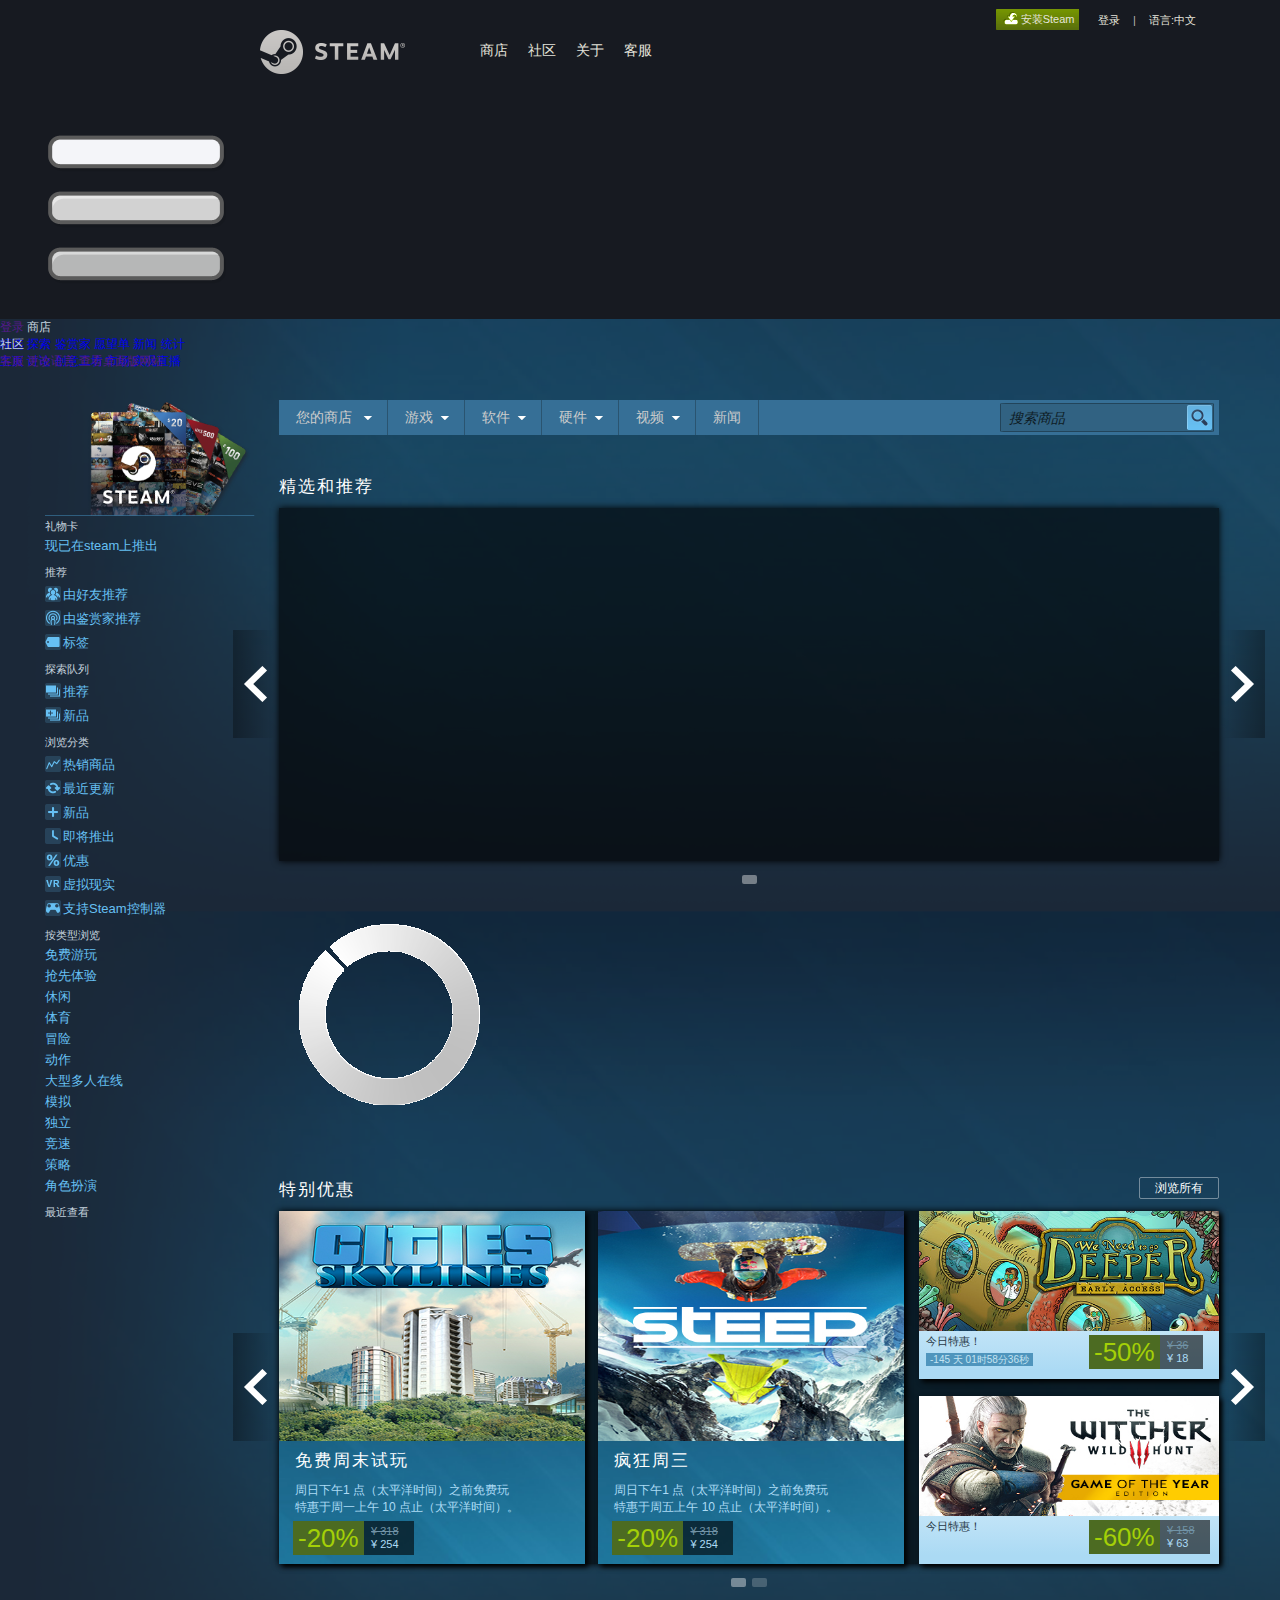
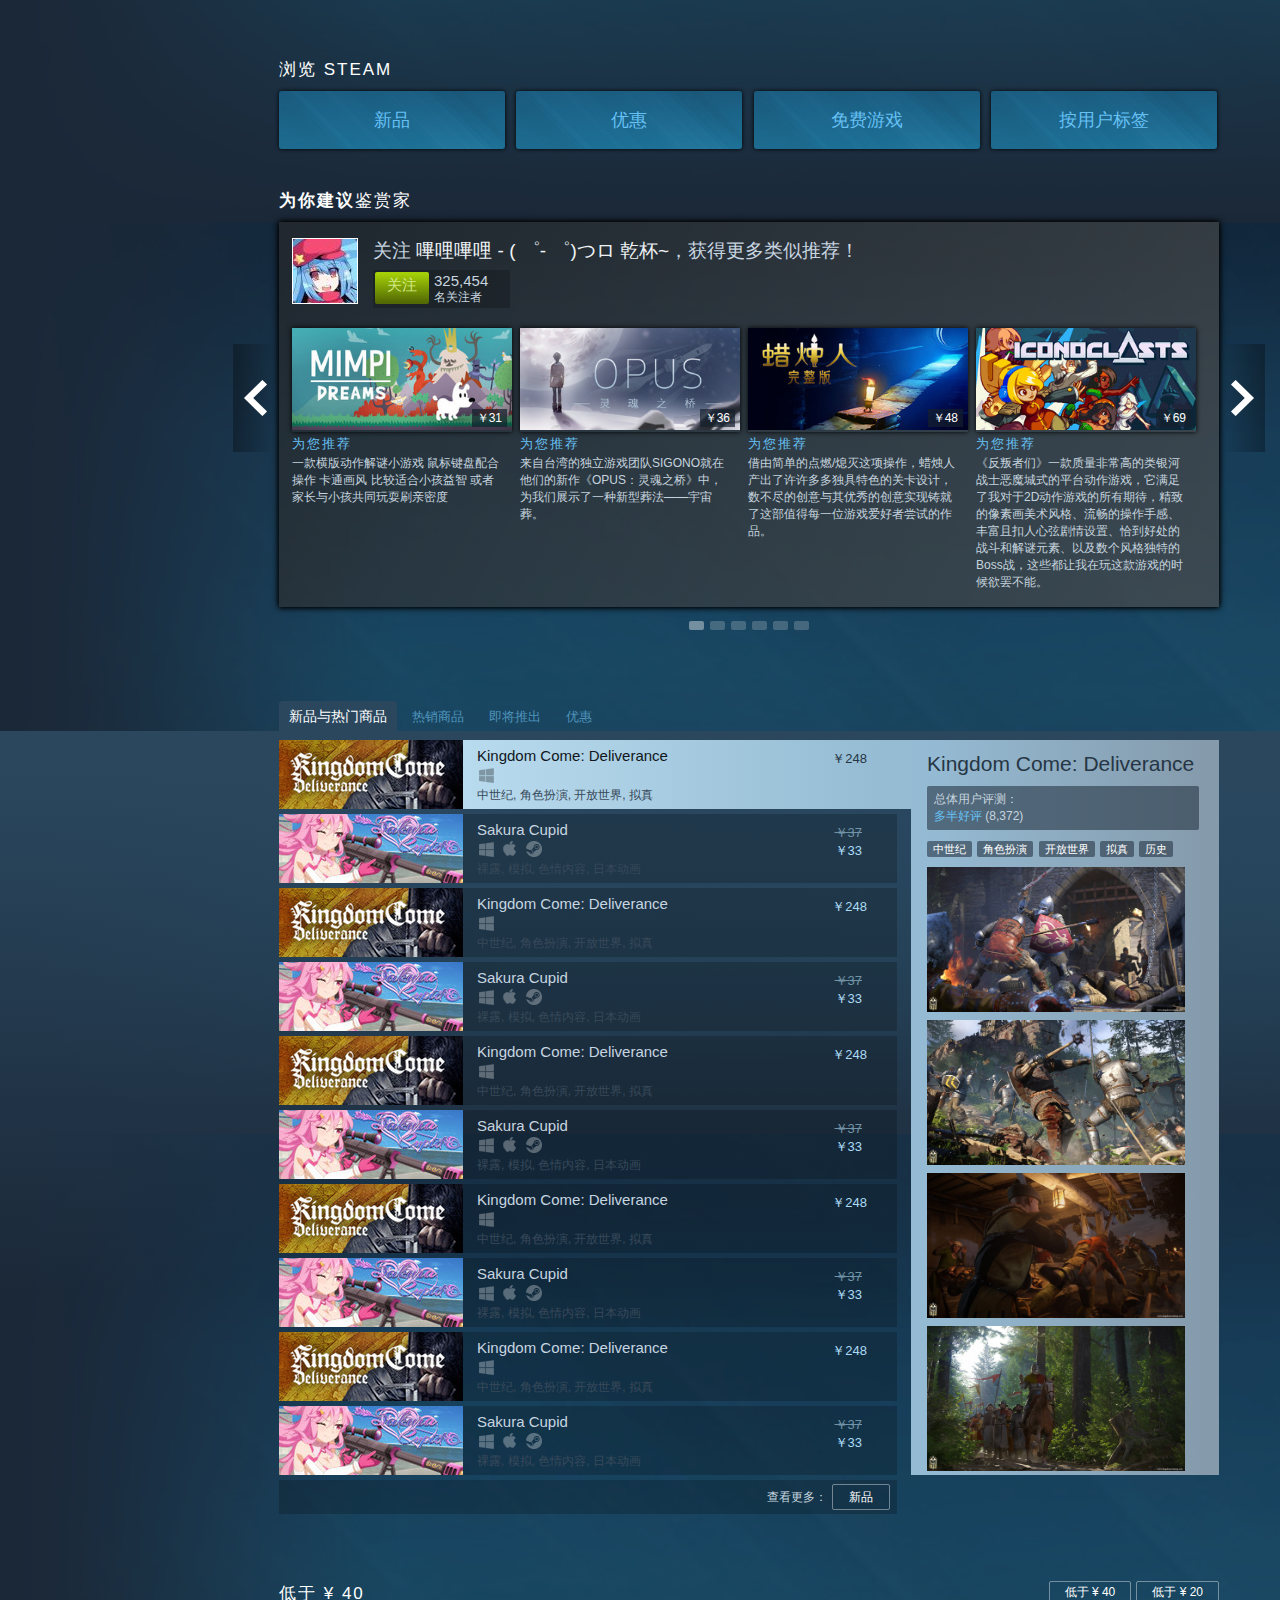
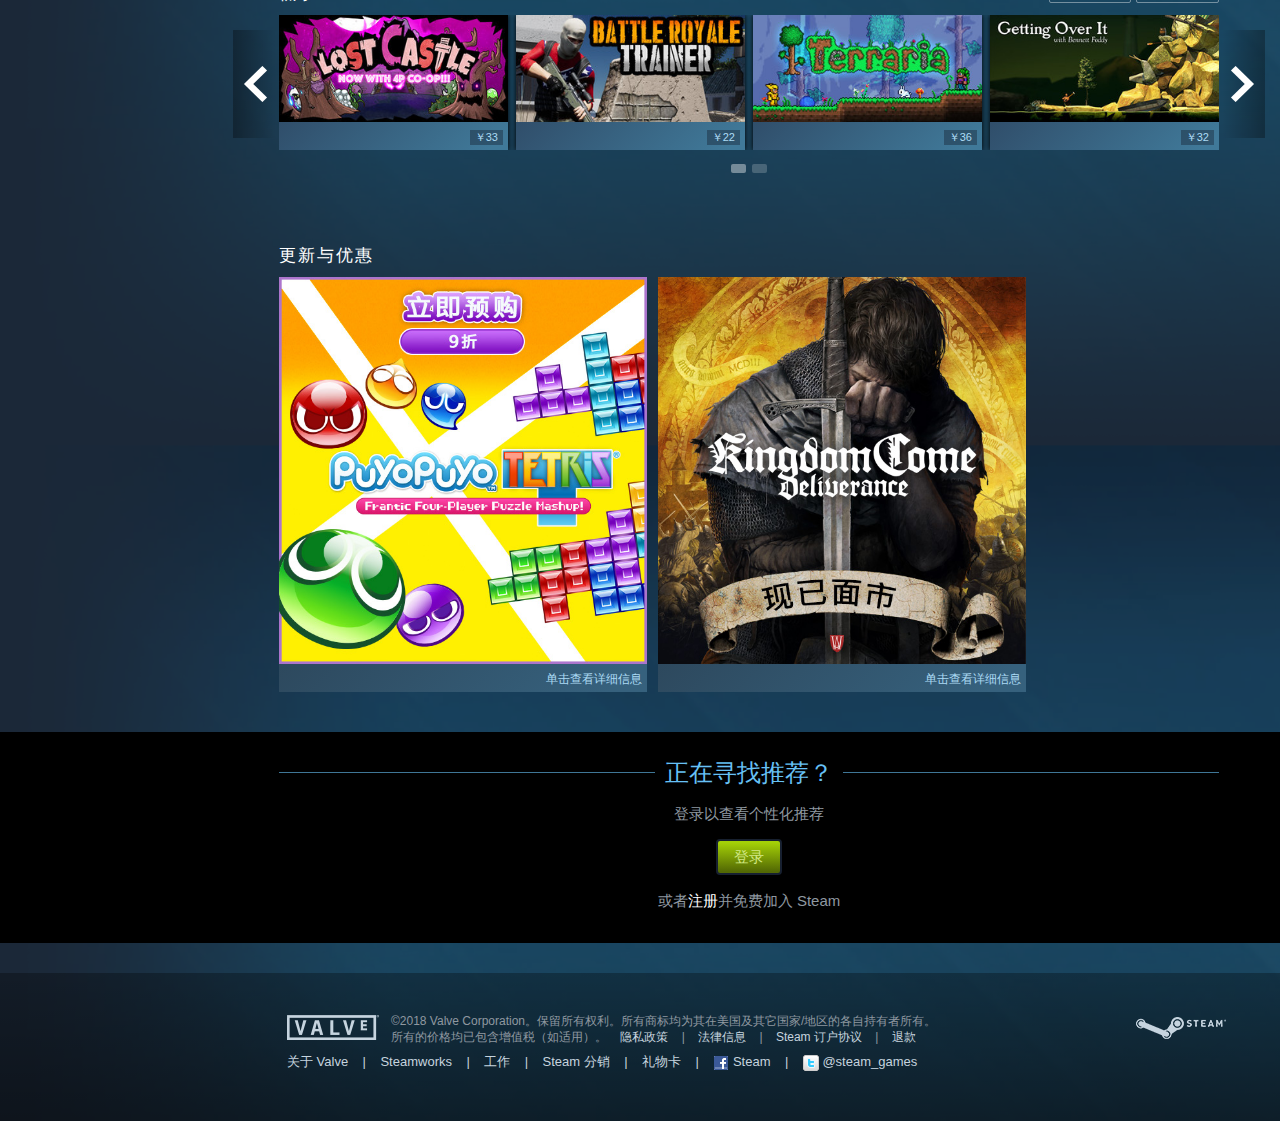
<file: index.html>
<!doctype html>
<html lang="en">
<head>
	<meta charset="UTF-8">
	<title>欢迎来到Steam</title>
	<meta name="viewport" content="width=device-width">
	<link rel="stylesheet" type="text/css" href="steam.css">
	<link rel="stylesheet/less" type="text/css" href="steam移动端.less">
</head>
<body>
	<div class="responsive">
		<div class="global_header">
			<div class="content">
				<a class="logo" href="#"><img src="img/globalheader_logo.png"></a>
				<ul class="container hidden">
					<li class="menuitem">
						<a href="#">商店</a>
						<div class="supernav supernav1 ">
							<div class="submenu1">
								<a href="#">精选</a>
								<a href="#">探索</a>
								<a href="#">鉴赏家</a>
								<a href="#">愿望单</a>
								<a href="#">新闻</a>
								<a href="#">统计</a>
							</div>
						</div>
					</li>
					<li class="menuitem">
						<a href="#">社区</a>
						<div class="supernav supernav2">
							<div class="submenu2">
								<a href="#">主页</a>
								<a href="#">讨论</a>
								<a href="#">创意工坊</a>
								<a href="#">市场</a>
								<a href="#">实况直播</a>
							</div>
						</div>
					</li>
					<li><a href="#">关于</a></li>
					<li><a href="#">客服</a></li>
				</ul>
				<div class="global_actions hidden">
					<div class="header">
						<span class="header_btn"></span>
						<a class="installsteam" href="#">安装Steam</a>
					</div>
					<a href="Steam登录.html">登录</a>
					<span> &nbsp;&nbsp;|&nbsp;&nbsp; </span>
					<a href="#">语言:中文</a>
				</div>
			</div>
			<div id="menu"><img src="img/header_menu_hamburger.png"></div>
		</div>
		<div id="sidebar_left" style="left: -70%;">
			<a href="" class="lear">登录</a>
			<a class="lear" id="btn_shop">商店<i></i></a>
			<div id="shop" style="height:0;">
				<a href="#">精选</a>
				<a href="#">探索</a>
				<a href="#">鉴赏家</a>
				<a href="#">愿望单</a>
				<a href="#">新闻</a>
				<a href="#">统计</a>
			</div>
			<a class="lear" id="btn_shequ">社区<i></i></a>
			<div id="shequ" style="height:0;">
				<a href="#">主页</a>
				<a href="#">讨论</a>
				<a href="#">创意工坊</a>
				<a href="#">市场</a>
				<a href="#">实况直播</a>
			</div>
			<a href="" class="lear">客服</a>
			<a href="" class="chonse">更改语言</a>
			<a href="">查看桌面版网站</a>
		</div>
		<div id="sidebar_right" style="right:0;"></div>
		<div class="template_content">
			<div class="home_page_content">
				<div class="home_page_gutter hidden">
					<div class="gutter1">
						<a href="#"><img src="img/steamcards_promo_02.png"></a>
					</div>
					<div class="gutter2">
						<p>礼物卡</p>
						<a href="Steam游戏详情页.html">现已在steam上推出</a>
					</div>
					<div class="gutter2">
						<p>推荐</p>
						<a href="#"><i></i>由好友推荐</a>
						<a href="#"><i></i>由鉴赏家推荐</a>
						<a href="#"><i></i>标签</a>
					</div>
					<div class="gutter2">
						<p>探索队列</p>
						<a href="#"><i></i>推荐</a>
						<a href="#"><i></i>新品</a>
					</div>
					<div class="gutter2">
						<p>浏览分类</p>
						<a href="#"><i></i>热销商品</a>
						<a href="#"><i></i>最近更新</a>
						<a href="#"><i></i>新品</a>
						<a href="#"><i></i>即将推出</a>
						<a href="#"><i></i>优惠</a>
						<a href="#"><i></i>虚拟现实</a>
						<a href="#"><i></i>支持Steam控制器</a>
					</div>
					<div class="gutter2">
						<p>按类型浏览</p>
						<a href="#">免费游玩</a>
						<a href="#">抢先体验</a>
						<a href="#">休闲</a>
						<a href="#">体育</a>
						<a href="#">冒险</a>
						<a href="#">动作</a>
						<a href="#">大型多人在线</a>
						<a href="#">模拟</a>
						<a href="#">独立</a>
						<a href="#">竞速</a>
						<a href="#">策略</a>
						<a href="#">角色扮演</a>
					</div>
					<div class="gutter2 gutter">
						<p>最近查看</p>
						<a href="#" class="kong"></a>
					</div>
				</div>
				<ul class="store">
					<li class="yourStore" id="yourStore">
						<a class="hidden">您的商店</a>
						<span></span>
						<div class="storeHomepage storeHomepage1">
							<div class="storeNav">
								<a href="#">商店主页</a>
								<div class="hr"></div>
								<a href="#">最近查看过的</a>
								<a href="#">Steam鉴赏家</a>
								<a href="#">最近更新</a>
							</div>
						</div>
					</li>
					<li class="game" id="game">
						<a>游戏</a><span></span>
						<div class="storeHomepage storeHomepage2">
							<div class="storeNav">
								<a href="#">免费游玩</a>
								<a href="#">抢先体验</a>
								<a href="#">试玩</a>
								<a href="#">虚拟现实</a>
								<a href="#">支持 Steam 控制器</a>
								<div class="hr"></div>
								<p>按类型浏览:</p>
								<a href="#">休闲</a>
								<a href="#">体育</a>
								<a href="#">冒险</a>
								<a href="#">动作</a>
								<a href="#">大型多人在线</a>
								<a href="#">模拟</a>
								<a href="#">独立</a>
								<a href="#">竞速</a>
								<a href="#">策略</a>
								<a href="#">角色扮演</a>
								<div class="hr"></div>
								<a href="#">查看热门标签</a>
								<div class="hr"></div>
								<p>按平台浏览:</p>
								<a href="#">Mac OS X</a>
								<a href="#">SteamOS + Linux</a>
							</div>
						</div>
					</li>
					<li class="software" id="software">
						<a>软件</a><span></span>
						<div class="storeHomepage storeHomepage3">
							<div class="storeNav">
								<a href="#">软件中心</a>
								<div class="hr"></div>
								<a href="#">动画制作舆建模</a>
								<a href="#">实用工具</a>
								<a href="#">教育</a>
								<a href="#">游戏开发</a>
								<a href="#">照片编辑</a>
								<a href="#">网络出版</a>
								<a href="#">视频制作</a>
								<a href="#">设计与插画</a>
								<a href="#">音频制作</a>
							</div>
						</div>
					</li>
					<li class="hardware" id="hardware">
						<a>硬件</a><span></span>
						<div class="storeHomepage storeHomepage4">
							<div class="storeNav">
								<a href="#">Steam 控制器</a>
								<a href="#">Steam 流式盒</a>
								<a href="#">Steam 主机</a>
								<a href="#">HTC Vive</a>
							</div>
						</div>
					</li>
					<li class="video" id="video">
						<a>视频</a><span></span>
						<div class="storeHomepage storeHomepage5">
							<div class="storeNav">
								<a href="#">视频中心</a>
								<div class="hr"></div>
								<p>按类型浏览:</p>
								<a href="#">电影</a>
								<a href="#">剧集</a>
								<a href="#">纪录片</a>
								<a href="#">游戏</a>
								<a href="#">教程</a>
								<a href="#">短片</a>
								<div class="hr"></div>
								<p>按类型浏览:</p>
								<a href="#">动作</a>
								<a href="#">日本动画</a>
								<a href="#">欢乐</a>
								<a href="#">剧情</a>
								<a href="#">恐怖</a>
								<a href="#">科幻</a>
							</div>
						</div>
					</li>
					<li><a href="#">新闻</a></li>
					<li class="searchbox">
						<input id="search" placeholder="搜索商品">
						<a class="search" href="#"></a>
					</li>
				</ul>
				<div class="choice">
					<h2>精选和推荐</h2>
					<div class="carousel_container" id="chart1">				<a class="scheme" href="">
							<ul class="contentImg">
								<li class="focus"><img src="img/ss_08e4da005f5873b15a5de5b553ed45d100b28204.600x338.jpg"></li>
								<li><img src="img/ss_d7722abc39f2cd00e67319bf7589f524d2c3a94f.600x338.jpg"></li>
								<li><img src="img/ss_6455b42dcf4e7bf4a6be51019e9cb61d25d0b134.600x338.jpg"></li>
								<li><img src="img/ss_704dd023697a733c0b70f80dcc1349310e10f183.600x338.jpg"></li>
							</ul>
							<div class="info hidden">
								<div class="app_name">
									FINAL FANTASY XII THE ZODIAC AGE
								</div>
								<div class="screenshots">
									<div class="screenshots_nav">
										<img src="img/ss_08e4da005f5873b15a5de5b553ed45d100b28204.600x338.jpg">
										<img src="img/ss_d7722abc39f2cd00e67319bf7589f524d2c3a94f.600x338.jpg">
										<img src="img/ss_6455b42dcf4e7bf4a6be51019e9cb61d25d0b134.600x338.jpg">
										<img src="img/ss_704dd023697a733c0b70f80dcc1349310e10f183.600x338.jpg">
									</div>
								</div>
								<div class="reason">
									<p class="default">现已推出</p>
									<div class="additional">热销商品</div>
								</div>
								<div class="discount_block">
									<div class="discount_pct">-20%</div>
									<div class="discount_prices">
										<span class="discount_original_price">¥ 318</span>
										<span class="discount_final_price">¥ 254</span>
									</div>
								</div>
								<div class="platforms">
									<span class="platform_win"><img src="img/icon_platform_win.png"></span>
									<span class="platform_mac"><img src="img/icon_platform_mac.png"></span>
									<span class="platform_linux"><img src="img/icon_platform_linux.png"></span>
									<span class="platform_htcvive"><img src="img/icon_platform_htcvive.png"></span>
									<span class="platform_oculusrift"><img src="img/icon_platform_oculusrift.png"></span>
								</div>
							</div>
							<div class="clear"></div>
						</a>
						<div class="home_maincap hidden">
							<div class="substance">
								<h4>FINAL FANTASY XII THE ZODIAC AGE</h4>
								<p>发行于：<span class="released">2018年2月1日</span></p>
								<div class="substanceImg">
									<img src="img/ss_08e4da005f5873b15a5de5b553ed45d100b28204.600x338.jpg">
									<img src="img/ss_d7722abc39f2cd00e67319bf7589f524d2c3a94f.600x338.jpg">
									<img src="img/ss_6455b42dcf4e7bf4a6be51019e9cb61d25d0b134.600x338.jpg">
									<img src="img/ss_704dd023697a733c0b70f80dcc1349310e10f183.600x338.jpg">
								</div>
								<div class="evaluation">
									<p>总体用户评测:</p>
									<p><span class="evaluating">特别好评</span>(<span class="evaluationNumber">715</span>篇评测)</p>
								</div>
								<div class="label">
									<p>用户标签:</p>
								</div>
							</div>
						</div>
						<div class="carousel_items" style="margin-left:0;">
							
						</div>
						<div class="dot hidden"></div>
						<span class="left" href="#"><i></i></span>
						<span class="right" href="#"><i></i></span>
						<div class="jiazai"><img src="img/4.jpg"></div>
					</div>
				</div>
				<div class="home_ctn">
					<h2>特别优惠<span class="browse"><a href="#">浏览所有</a></span></h2>
					<div class="carousel_container" id="chart2">
						<div class="carousel_items">
							<a class="scheme focus" href="#">
								<div class="home_area_spotlight">
									<div class="spotlight_img">
										<img src="img/spotlight_image_english.jpg">
									</div>
									<div class="spotlight_content">
										<h2>免费周末试玩</h2>
										<div class="spotlight_body">
											<p>周日下午1 点（太平洋时间）之前免费玩 </p>
											<p>特惠于周一上午 10 点止（太平洋时间）。</p>
										</div>
										<div class="discount_block large">
											<div class="discount_pct">-20%</div>
											<div class="discount_prices">
												<span class="discount_original_price">¥ 318</span>
												<span class="discount_final_price">¥ 254</span>
											</div>
										</div>
									</div>
								</div>
								<div class="home_area_spotlight">
									<div class="spotlight_img">
										<img src="img/spotlight_image_english2.jpg">
									</div>
									<div class="spotlight_content">
										<h2>疯狂周三</h2>
										<div class="spotlight_body">
											<p>周日下午1 点（太平洋时间）之前免费玩 </p>
											<p>特惠于周五上午 10 点止（太平洋时间）。</p>
										</div>
										<div class="discount_block large">
											<div class="discount_pct">-20%</div>
											<div class="discount_prices">
												<span class="discount_original_price">¥ 318</span>
												<span class="discount_final_price">¥ 254</span>
											</div>
										</div>
									</div>
								</div>
								<div class="specials_target">
									<div class="capsule"><img src="img/header.jpg"></div>
									<div class="dailydeal_desc">
										<div class="todayspecial">今日特惠！</div>
										<div id="spotlight" class="dailydeal_countdown"></div>
									</div>
									<div class="discount_block large">
										<div class="discount_pct">-50%</div>
										<div class="discount_prices">
											<span class="discount_original_price">¥ 36</span>
											<span class="discount_final_price">¥ 18</span>
										</div>
									</div>
								</div>
								<div class="specials_target tracked">
									<div class="capsule"><img src="img/header_ratio.jpg"></div>
									<div class="dailydeal_desc">
										<div class="todayspecial">今日特惠！</div>
										<div id="spotlight" class="dailydeal_countdown"></div>
									</div>
									<div class="discount_block large">
										<div class="discount_pct">-60%</div>
										<div class="discount_prices">
											<span class="discount_original_price">¥ 158</span>
											<span class="discount_final_price">¥ 63</span>
										</div>
									</div>
								</div>
							</a>
							<a class="scheme" href="#">
								<div class="home_area_spotlight">
									<div class="spotlight_img">
										<img src="img/spotlight_image_schinese.jpg">
									</div>
									<div class="spotlight_content">
										<h2>周末特价</h2>
										<div class="spotlight_body">
											<p>低至2.5 折</p>
											<p>特惠于周一上午 10 点止（太平洋时间）。</p>
										</div>
										<div class="discount_block large">
											<div class="discount_pct">-20%</div>
											<div class="discount_prices">
												<span class="discount_original_price">¥ 318</span>
												<span class="discount_final_price">¥ 254</span>
											</div>
										</div>
									</div>
								</div>
								<div class="home_area_spotlight">
									<div class="spotlight_img">
										<img src="img/spotlight_image_english4.jpg">
									</div>
									<div class="spotlight_content">
										<h2>周末特惠</h2>
										<div class="spotlight_body">
											<p>周日下午1 点（太平洋时间）之前免费玩 </p>
											<p>特惠于周五上午 10 点止（太平洋时间）。</p>
										</div>
										<div class="discount_block large">
											<div class="discount_pct">-75%</div>
											<div class="discount_prices">
												<span class="discount_original_price">¥ 116</span>
												<span class="discount_final_price">¥ 29</span>
											</div>
										</div>
									</div>
								</div>
								<div class="specials_target">
									<div class="capsule"><img src="img/header2.jpg"></div>
									<div class="discount_block large">
										<div class="discount_pct">-75%</div>
										<div class="discount_prices">
											<span class="discount_original_price">¥ 88</span>
											<span class="discount_final_price">¥ 22</span>
										</div>
									</div>
								</div>
								<div class="specials_target tracked">
									<div class="capsule"><img src="img/header_schinese.jpg"></div>
									<div class="discount_block large">
										<div class="discount_pct">-50%</div>
										<div class="discount_prices">
											<span class="discount_original_price">¥ 199</span>
											<span class="discount_final_price">¥ 99</span>
										</div>
									</div>
								</div>
							</a>
						</div>
						<div class="dot hidden"></div>
						<span class="left" href="#"><i></i></span>
						<span class="right" href="#"><i></i></span>
					</div>
				</div>
				<div class="big_buttons">
					<h2>浏览 STEAM</h2>
					<div class="button_container">
						<div><a href="#">新品</a></div>
						<div><a href="#">优惠</a></div>
						<div><a href="#">免费游戏</a></div>
						<div class="tag"><a href="#">按用户标签</a></div>
					</div>
				</div>
				<div class="connoisseur">
					<h2><b>为你建议</b>鉴赏家</h2>
					<div class="carousel_container" id="chart3">
						<div class="carousel_items auto">
							<div class="scheme focus">
								<div class="curator_page">
									<div class="profile">
										<a href="#"><img src="img/6afa58de34f5fcd3f20298ce3d3e37ba969523f5_medium.jpg"></a>
										<div class="follow">
											<div class="name">
												关注 <span>嗶哩嗶哩 - ( ゜- ゜)つロ 乾杯~</span>，获得更多类似推荐！
											</div>
											<div class="actions">
												<a href="#">关注</a>
												<div class="followers">
													<span>325,454</span>
													 名关注者
												</div>
											</div>
										</div>
									</div>
									<div class="curations">
										<div class="detail">
											<a class="store_capsule" href="#">
												<img src="img/header_292x136.jpg">
												<div class="discount_block_inline">
													<span>￥31</span>
												</div>
											</a>
											<p>为您推荐</p>
											<div>一款横版动作解谜小游戏  鼠标键盘配合操作  卡通画风  比较适合小孩益智  或者 家长与小孩共同玩耍刷亲密度</div>
										</div>
										<div class="detail">
											<a class="store_capsule" href="#">
												<img src="img/header_292x136_schinese.jpg">
												<div class="discount_block_inline">
													<span>￥36</span>
												</div>
											</a>
											<p>为您推荐</p>
											<div>来自台湾的独立游戏团队SIGONO就在他们的新作《OPUS：灵魂之桥》中，为我们展示了一种新型葬法——宇宙葬。</div>
										</div>
										<div class="detail">
											<a class="store_capsule" href="#">
												<img src="img/header_292x136_schinese3.jpg">
												<div class="discount_block_inline">
													<span>￥48</span>
												</div>
											</a>
											<p>为您推荐</p>
											<div>借由简单的点燃/熄灭这项操作，蜡烛人产出了许许多多独具特色的关卡设计，数不尽的创意与其优秀的创意实现铸就了这部值得每一位游戏爱好者尝试的作品。</div>
										</div>
										<div class="detail">
											<a class="store_capsule" href="#">
												<img src="img/header_292x136 4.jpg">
												<div class="discount_block_inline">
													<span>￥69</span>
												</div>
											</a>
											<p>为您推荐</p>
											<div>《反叛者们》一款质量非常高的类银河战士恶魔城式的平台动作游戏，它满足了我对于2D动作游戏的所有期待，精致的像素画美术风格、流畅的操作手感、丰富且扣人心弦剧情设置、恰到好处的战斗和解谜元素、以及数个风格独特的Boss战，这些都让我在玩这款游戏的时候欲罢不能。</div>
										</div>
									</div>
								</div>
							</div>
							<div class="scheme">
								<div class="curator_page">
									<div class="profile">
										<a href="#"><img src="img/6afa58de34f5fcd3f20298ce3d3e37ba969523f5_medium.jpg"></a>
										<div class="follow">
											<div class="name">
												关注 <span>中国鉴赏家同好会</span>，获得更多类似推荐！
											</div>
											<div class="actions">
												<a href="#">关注</a>
												<div class="followers">
													<span>219,808</span>
													 名关注者
												</div>
											</div>
										</div>
									</div>
									<div class="curations">
										<div class="detail">
											<a class="store_capsule" href="#">
												<img src="img/header_292x136 1.jpg">
												<div class="discount_block_inline">
													<span>￥7</span>
												</div>
											</a>
											<p>为您推荐</p>
											<div>这是曾经的经典游戏“3D平衡球（ballance）”的终极豪华高清超级无敌重置版。7元钱的价格完全超值，推荐情怀玩家休闲玩家对此类游戏感兴趣的玩家和各种玩家购买游玩。</div>
										</div>
										<div class="detail">
											<a class="store_capsule" href="#">
												<img src="img/header_292x136 2.jpg">
												<div class="discount_block_inline">
													<span>￥33</span>
												</div>
											</a>
											<p>为您推荐</p>
											<div>这是一款类似闪乱神乐：沙滩戏水的第三人称美少女水枪射击游戏。总的来说，Trianga's Project: Battle Splash 2.0是一款老少皆宜的fps游戏，游戏画面明快，音乐舒缓，战斗虽然激烈但不含暴力。但是粗糙的建模、近乎没有的剧情让这款游戏给玩家的第一印象减分不少。而且该游戏玩的人实在太少，作为一款主攻多人对战的游戏，这也是游戏最大的弊病。希望制作组多加完善，给该游戏带来更多玩家</div>
										</div>
										<div class="detail">
											<a class="store_capsule" href="#">
												<img src="img/header_292x136_schinese 1.jpg">
												<div class="discount_block_inline">
													<span>￥11</span>
												</div>
											</a>
											<p>为您推荐</p>
											<div>只用一个按钮，利用离心力操作方向的多人休闲游戏。游戏模式有躲避球、贪吃蛇、半桌/全桌移动空间的空气曲棍球。组队方式有大乱斗模式以及组队模式。别有一番风味的休闲娱乐本地多人游戏，但是首先，你要在现实世界中找到11个好朋友。</div>
										</div>
										<div class="detail">
											<a class="store_capsule" href="#">
												<img src="img/header_292x136 .jpg">
												<div class="discount_block_inline">
													<span>￥51</span>
												</div>
											</a>
											<p>为您推荐</p>
											<div>这款游戏给我的第一印象就是如此，似乎时间倒流了几个世纪，没有电脑也不需要电视、手机，就只与挚友来上一局战棋，消磨着炉火旁的琐碎时光。总评 8.5/10可能再也不会遇到如此真实的北欧战棋游戏，拥有这款游戏就似乎真的拥有了一套北欧战棋桌游，推荐给所有喜欢战棋的玩家，绝对是一次无与伦比的战斗体验。</div>
										</div>
									</div>
								</div>
							</div>
							<div class="scheme">
								<div class="curator_page">
									<div class="profile">
										<a href="#"><img src="img/6afa58de34f5fcd3f20298ce3d3e37ba969523f5_medium.jpg"></a>
										<div class="follow">
											<div class="name">
												关注 <span>中国玩家鉴赏组</span>，获得更多类似推荐！
											</div>
											<div class="actions">
												<a href="#">关注</a>
												<div class="followers">
													<span>145,385</span>
													 名关注者
												</div>
											</div>
										</div>
									</div>
									<div class="curations">
										<div class="detail">
											<a class="store_capsule" href="#">
												<img src="img/header_292x136 a.jpg">
												<div class="discount_block_inline">
													<span>￥22</span>
												</div>
											</a>
											<p>为您推荐</p>
											<div>初看这款游戏就让我联想到了FC上的热血足球。只不过相比热血足球里的拳脚相加，该游戏在球场上可使用的暴力手段更加直接，可以直接用枪击杀对面球员。。。游戏采用的是2D俯视视角，画面不太理想，全屏马赛克，但该游戏设定还算比较有创意，游戏虽然比较血腥，但游玩起来还算比较爽快。有兴趣的玩家可以尝试一下。</div>
										</div>
										<div class="detail">
											<a class="store_capsule" href="#">
												<img src="img/header_292x136 b.jpg">
												<div class="discount_block_inline">
													<span>￥32</span>
												</div>
											</a>
											<p>为您推荐</p>
											<div>Street Heat是一款画风特别的2D俯视视角的赛车游戏，游戏比较硬核，由于赛道没有护栏，玩家很容易翻车，被电脑虐的生活不能自理可谓家常便饭。不过游戏的画面、操作手感都实属不错，游戏还支持线上多人模式，最多可以4人联机，很适合和基友撕逼~所以还是很推荐有开黑基友的玩家尝试一下的~</div>
										</div>
										<div class="detail">
											<a class="store_capsule" href="#">
												<img src="img/header_292x136 c.jpg">
												<div class="discount_block_inline">
													<span>￥15</span>
												</div>
											</a>
											<p>为您推荐</p>
											<div>Who's your Santa !?是一款风格很猎奇的游戏。在游戏里，玩家扮演的是一名穿着暴露（变态）的圣诞老人，游戏的玩法有点类似整蛊邻居，游戏里梗很多，作者脑洞也很大，游戏过程还是挺欢乐的。但该游戏玩法比较单调，手感也很是一般。不过还是挺适合无聊的时候用来打发时间。</div>
										</div>
										<div class="detail">
											<a class="store_capsule" href="#">
												<img src="img/header_292x136 d.jpg">
												<div class="discount_block_inline">
													<span>￥68</span>
												</div>
											</a>
											<p>为您推荐</p>
											<div>Wonder Boy: The Dragon's Trap可以说是做到了重制游戏的极致，从关卡到敌人配置，隐藏要素到系统，甚至糟糕的滑步位移，都和原作一模一样，重制版与原版的差别大多体现在重制版里优美的手绘动画和精心重录的游戏配乐复刻。总的来说，这是一款完美的重制游戏，虽然游戏玩法在同类游戏并不算突出，但绝对是一款让前作粉丝大呼过瘾的作品。</div>
										</div>
									</div>
								</div>
							</div>
							<div class="scheme">
								<div class="curator_page">
									<div class="profile">
										<a href="#"><img src="img/6afa58de34f5fcd3f20298ce3d3e37ba969523f5_medium.jpg"></a>
										<div class="follow">
											<div class="name">
												关注 <span>国人交流组【天朝】</span>，获得更多类似推荐！
											</div>
											<div class="actions">
												<a href="#">关注</a>
												<div class="followers">
													<span>69,688</span>
													 名关注者
												</div>
											</div>
										</div>
									</div>
									<div class="curations">
										<div class="detail">
											<a class="store_capsule" href="#">
												<img src="img/header_292x136_schinese a.jpg">
												<div class="discount_block_inline">
													<span>￥36</span>
												</div>
											</a>
											<p>为您推荐</p>
											<div>opus：灵魂之桥是台湾游戏开发商sigono开发的一款冒险类游戏。本作讲述了在一颗星球上，当地称作地球教的组织经常进行一种叫做宇宙葬的活动，目的是将死去人们的灵魂带回银河。在一场足以毁灭人类瘟疫过后，人类只剩下男主角约翰和唯一的女巫林芳，在残存的末世里为那些逝去人们的灵魂搭建灵魂的桥梁并藉由靠近彼此的温馨故事。</div>
										</div>
										<div class="detail">
											<a class="store_capsule" href="#">
												<img src="img/header_292x136_schinese b.jpg">
												<div class="discount_block_inline">
													<span>￥37</span>
												</div>
											</a>
											<p>为您推荐</p>
											<div>本作诞生自《传送门》与《桥梁建造师》两部人气作品的碰撞，这让玩家不仅能体验最硬核的造桥玩法，更可借机探访《传送门》系列中给人留下深刻印象的“光圈科技”</div>
										</div>
										<div class="detail">
											<a class="store_capsule" href="#">
												<img src="img/header_292x136 s.jpg">
												<div class="discount_block_inline">
													<span>￥69</span>
												</div>
											</a>
											<p>为您推荐</p>
											<div>总体来说游戏的完成度很高，特别是在解谜和剧情上非常出色，是一款佳作。如果你喜欢平台解谜以及剧情导向的游戏，本作可以提供十几小时轻松愉快的游戏体验。</div>
										</div>
										<div class="detail">
											<a class="store_capsule" href="#">
												<img src="img/header_292x136_schinese c.jpg">
												<div class="discount_block_inline">
													<span>￥48</span>
												</div>
											</a>
											<p>为您推荐</p>
											<div>《蜡烛人》是由国内交典创艺制作组开发的一款平台跳跃解谜类游戏，玩家将在游戏中将扮演一根只能燃烧10秒的小蜡烛，在黑暗的世界里面摸索前进。游戏此前在2016年在GDC亮相，并随后发布于xbox平台，现在这款游戏在steam上和玩家见面</div>
										</div>
									</div>
								</div>
							</div>
							<div class="scheme">
								<div class="curator_page">
									<div class="profile">
										<a href="#"><img src="img/6afa58de34f5fcd3f20298ce3d3e37ba969523f5_medium.jpg"></a>
										<div class="follow">
											<div class="name">
												关注 <span>游戏特攻组</span>，获得更多类似推荐！
											</div>
											<div class="actions">
												<a href="#">关注</a>
												<div class="followers">
													<span>69,354</span>
													 名关注者
												</div>
											</div>
										</div>
									</div>
									<div class="curations">
										<div class="detail">
											<a class="store_capsule" href="#">
												<img src="img/header_292x136_schinese d.jpg">
												<div class="discount_block_inline">
													<span>￥38</span>
												</div>
											</a>
											<p>为您推荐</p>
											<div>游戏画风我个人是挺喜欢的，游戏玩法属于横版2D闯关。玩家控制一名Ato部落的士兵，跟随大部队前往暗里星，收集能量，拯救家园。游戏通过刷刷刷收集各种材料，解锁各种武器装备，挑战更深入的地区……</div>
										</div>
										<div class="detail">
											<a class="store_capsule" href="#">
												<img src="img/header_292x136_schinese e.jpg">
												<div class="discount_block_inline">
													<span>￥43</span>
												</div>
											</a>
											<p>为您推荐</p>
											<div>本作是个彻头彻尾的Rougelike类游戏，角色动作细腻，武器相当多样，怪物的攻击方式与战斗系统也很是合理。玩家在游玩时上手很快（新手都能以慢摸的方式刷好多房间），但就是难度相当大。</div>
										</div>
										<div class="detail">
											<a class="store_capsule" href="#">
												<img src="img/header_292x136 e.jpg">
												<div class="discount_block_inline">
													<span>￥112</span>
												</div>
											</a>
											<p>为您推荐</p>
											<div>说《苍翼默示录》是精品是公认的事实，只是由于游戏在国内过于小众，小众到在线下或者手游桌游吧，你都很难找到最新BBCF（神观之梦）的版本。即使是在众多格斗游戏爱好者聚集的地方，也很难看到《苍翼默示录》的身影。不过虽然现在Arc System Works的格斗游戏依然小众，但是我相信，这仅仅只是代表现在。</div>
										</div>
										<div class="detail">
											<a class="store_capsule" href="#">
												<img src="img/header_292x136 f.jpg">
												<div class="discount_block_inline">
													<span>免费开完</span>
												</div>
											</a>
											<p>为您推荐</p>
											<div>这是一款考验技巧，时间掌握和反应能力，融合了MOBA和格斗的游戏，在这款游戏上你可以看到不少经典游戏的影子，但它们结合的都很好。如果你厌倦了其他MOBA游戏中对线补兵推塔玩法，只想进行酣畅淋漓的痛快对决的话，这款十分容易让人感到中毒的《Battlerite》会是个很不错的选择。</div>
										</div>
									</div>
								</div>
							</div>
							<div class="scheme">
								<div class="curator_page">
									<div class="profile">
										<a href="#"><img src="img/6afa58de34f5fcd3f20298ce3d3e37ba969523f5_medium.jpg"></a>
										<div class="follow">
											<div class="name">
												关注 <span>散人games</span>，获得更多类似推荐！
											</div>
											<div class="actions">
												<a href="#">关注</a>
												<div class="followers">
													<span>67,143</span>
													 名关注者
												</div>
											</div>
										</div>
									</div>
									<div class="curations">
										<div class="detail">
											<a class="store_capsule" href="#">
												<img src="img/header_292x136 g.jpg">
												<div class="discount_block_inline">
													<span>￥48</span>
												</div>
											</a>
											<p>为您推荐</p>
											<div>一起来拍电视剧吧 逗比联盟出击</div>
										</div>
										<div class="detail">
											<a class="store_capsule" href="#">
												<img src="img/header_292x136 h.jpg">
												<div class="discount_block_inline">
													<span>￥78</span>
												</div>
											</a>
											<p>为您推荐</p>
											<div>DC漫改大电影 与狼同行 一起来童话镇探险吧</div>
										</div>
										<div class="detail">
											<a class="store_capsule" href="#">
												<img src="img/header_292x136 j.jpg">
												<div class="discount_block_inline">
													<span>￥48</span>
												</div>
											</a>
											<p>为您推荐</p>
											<div>这是我见过的最奇葩的奶爸</div>
										</div>
										<div class="detail">
											<a class="store_capsule" href="#">
												<img src="img/header_292x136 z.jpg">
												<div class="discount_block_inline">
													<span>￥36</span>
												</div>
											</a>
											<p>为您推荐</p>
											<div>无限可能性的游戏，买了它就像买了100多个游戏一样，绝不后悔</div>
										</div>
									</div>
								</div>
							</div>
						</div>
						<div class="dot hidden"></div>
						<span class="left" href="#"><i></i></span>
						<span class="right" href="#"><i></i></span>
					</div>
				</div>
			</div>
			<div class="tab_container">
				<div class="home_page_content">
					<ul class="merchandise">
						<li class="tab_content">新品与热门商品</li>
						<li>热销商品</li>
						<li>即将推出</li>
						<li>优惠</li>
						<div class="clear"></div>
					</ul>
					<div class="tab_nav">
						<div class="home_leftcol">
							<a class="app" href="#">
								<img class="tab_item_cap" src="img/capsule_184x69.jpg">
								<div class="tab_item_discount">
									<span class="discount_final_price">￥248</span>
								</div>
								<div class="tab_item_content">
									<p class="tab_item_name">Kingdom Come: Deliverance</p>
									<div class="tab_item_details">
										<span class="win"></span>
										<div>中世纪, 角色扮演, 开放世界, 拟真</div>
									</div>
								</div>
							</a>
							<a href="#">
								<img class="tab_item_cap" src="img/capsule_184x69 (1).jpg">
								<div class="tab_item_discount">
									<span class="discount_original_price">￥37</span>
									<span class="discount_final_price">￥33</span>
								</div>
								<div class="tab_item_content">
									<p class="tab_item_name">Sakura Cupid</p>
									<div class="tab_item_details">
										<span class="win"></span>
										<span class="mac"></span>
										<span class="linux"></span>
										<div>裸露, 模拟, 色情内容, 日本动画</div>
									</div>
								</div>
							</a>
							<a href="#">
								<img class="tab_item_cap" src="img/capsule_184x69.jpg">
								<div class="tab_item_discount">
									<span class="discount_final_price">￥248</span>
								</div>
								<div class="tab_item_content">
									<p class="tab_item_name">Kingdom Come: Deliverance</p>
									<div class="tab_item_details">
										<span class="win"></span>
										<div>中世纪, 角色扮演, 开放世界, 拟真</div>
									</div>
								</div>
							</a>
							<a href="#">
								<img class="tab_item_cap" src="img/capsule_184x69 (1).jpg">
								<div class="tab_item_discount">
									<span class="discount_original_price">￥37</span>
									<span class="discount_final_price">￥33</span>
								</div>
								<div class="tab_item_content">
									<p class="tab_item_name">Sakura Cupid</p>
									<div class="tab_item_details">
										<span class="win"></span>
										<span class="mac"></span>
										<span class="linux"></span>
										<div>裸露, 模拟, 色情内容, 日本动画</div>
									</div>
								</div>
							</a>
							<a href="#">
								<img class="tab_item_cap" src="img/capsule_184x69.jpg">
								<div class="tab_item_discount">
									<span class="discount_final_price">￥248</span>
								</div>
								<div class="tab_item_content">
									<p class="tab_item_name">Kingdom Come: Deliverance</p>
									<div class="tab_item_details">
										<span class="win"></span>
										<div>中世纪, 角色扮演, 开放世界, 拟真</div>
									</div>
								</div>
							</a>
							<a href="#">
								<img class="tab_item_cap" src="img/capsule_184x69 (1).jpg">
								<div class="tab_item_discount">
									<span class="discount_original_price">￥37</span>
									<span class="discount_final_price">￥33</span>
								</div>
								<div class="tab_item_content">
									<p class="tab_item_name">Sakura Cupid</p>
									<div class="tab_item_details">
										<span class="win"></span>
										<span class="mac"></span>
										<span class="linux"></span>
										<div>裸露, 模拟, 色情内容, 日本动画</div>
									</div>
								</div>
							</a>
							<a href="#">
								<img class="tab_item_cap" src="img/capsule_184x69.jpg">
								<div class="tab_item_discount">
									<span class="discount_final_price">￥248</span>
								</div>
								<div class="tab_item_content">
									<p class="tab_item_name">Kingdom Come: Deliverance</p>
									<div class="tab_item_details">
										<span class="win"></span>
										<div>中世纪, 角色扮演, 开放世界, 拟真</div>
									</div>
								</div>
							</a>
							<a href="#">
								<img class="tab_item_cap" src="img/capsule_184x69 (1).jpg">
								<div class="tab_item_discount">
									<span class="discount_original_price">￥37</span>
									<span class="discount_final_price">￥33</span>
								</div>
								<div class="tab_item_content">
									<p class="tab_item_name">Sakura Cupid</p>
									<div class="tab_item_details">
										<span class="win"></span>
										<span class="mac"></span>
										<span class="linux"></span>
										<div>裸露, 模拟, 色情内容, 日本动画</div>
									</div>
								</div>
							</a>
							<a href="#">
								<img class="tab_item_cap" src="img/capsule_184x69.jpg">
								<div class="tab_item_discount">
									<span class="discount_final_price">￥248</span>
								</div>
								<div class="tab_item_content">
									<p class="tab_item_name">Kingdom Come: Deliverance</p>
									<div class="tab_item_details">
										<span class="win"></span>
										<div>中世纪, 角色扮演, 开放世界, 拟真</div>
									</div>
								</div>
							</a>
							<a href="#">
								<img class="tab_item_cap" src="img/capsule_184x69 (1).jpg">
								<div class="tab_item_discount">
									<span class="discount_original_price">￥37</span>
									<span class="discount_final_price">￥33</span>
								</div>
								<div class="tab_item_content">
									<p class="tab_item_name">Sakura Cupid</p>
									<div class="tab_item_details">
										<span class="win"></span>
										<span class="mac"></span>
										<span class="linux"></span>
										<div>裸露, 模拟, 色情内容, 日本动画</div>
									</div>
								</div>
							</a>
							<div class="tab_see_more">查看更多：
								<a href="#">新品</a>
							</div>
						</div>
						<ul class="home_rightcol hidden">
							<li class="tab_preview focus">
								<h2>Kingdom Come: Deliverance</h2>
								<div class="tab_review_summary">
									<p>总体用户评测：</p>
									<span class="evaluate">多半好评</span>
									<span> (8,372)</span>
								</div>
								<div class="tags">
									<a href="#">中世纪</a>
									<a href="#">角色扮演</a>
									<a href="#">开放世界</a>
									<a href="#">拟真</a>
									<a href="#">历史</a>
								</div>
								<div class="screenshot"><img src="img/ss_b9dc4d4f75c513f4be466598f9ad1ba28d7b7501.600x338.jpg"></div>
								<div class="screenshot"><img src="img/ss_023868a1812a76dedfa1ca10fc0a6ba88bc851f2.600x338.jpg"></div>
								<div class="screenshot"><img src="img/ss_8327ca19a566eafe86db974724f136b2035152c8.600x338.jpg"></div>
								<div class="screenshot"><img src="img/ss_1d428b6497a991e038db45911cc7f6c89acf68ef.600x338.jpg"></div>
							</li>
							<li class="tab_preview">
								<h2>Sakura Cupid</h2>
								<div class="tab_review_summary">
									<p>总体用户评测：</p>
									<span class="evaluate">好评</span>
									<span> (30)</span>
								</div>
								<div class="tags">
									<a href="#">裸露</a>
									<a href="#">模拟</a>
									<a href="#">色情内容</a>
									<a href="#">日本动画</a>
									<a href="#">视觉小说</a>
								</div>
								<div class="screenshot"><img src="img/ss_0757c387c17a3f63f0c89e3de8d6c5d262ec610e.600x338.jpg"></div>
								<div class="screenshot"><img src="img/ss_43fe7f7cbe3150306169bec7e274f96309cd5f26.600x338.jpg"></div>
								<div class="screenshot"><img src="img/ss_f572104bad778c3f78519e4279e93fa972369523.600x338.jpg"></div>
								<div class="screenshot"><img src="img/ss_de5655c6d58fb0dc557d2fe56c8a4759f42f8a00.600x338.jpg"></div>
							</li>
							<li class="tab_preview">
								<h2>Kingdom Come: Deliverance</h2>
								<div class="tab_review_summary">
									<p>总体用户评测：</p>
									<span class="evaluate">多半好评</span>
									<span> (8,372)</span>
								</div>
								<div class="tags">
									<a href="#">中世纪</a>
									<a href="#">角色扮演</a>
									<a href="#">开放世界</a>
									<a href="#">拟真</a>
									<a href="#">历史</a>
								</div>
								<div class="screenshot"><img src="img/ss_b9dc4d4f75c513f4be466598f9ad1ba28d7b7501.600x338.jpg"></div>
								<div class="screenshot"><img src="img/ss_023868a1812a76dedfa1ca10fc0a6ba88bc851f2.600x338.jpg"></div>
								<div class="screenshot"><img src="img/ss_8327ca19a566eafe86db974724f136b2035152c8.600x338.jpg"></div>
								<div class="screenshot"><img src="img/ss_1d428b6497a991e038db45911cc7f6c89acf68ef.600x338.jpg"></div>
							</li>
							<li class="tab_preview">
								<h2>Sakura Cupid</h2>
								<div class="tab_review_summary">
									<p>总体用户评测：</p>
									<span class="evaluate">好评</span>
									<span> (30)</span>
								</div>
								<div class="tags">
									<a href="#">裸露</a>
									<a href="#">模拟</a>
									<a href="#">色情内容</a>
									<a href="#">日本动画</a>
									<a href="#">视觉小说</a>
								</div>
								<div class="screenshot"><img src="img/ss_0757c387c17a3f63f0c89e3de8d6c5d262ec610e.600x338.jpg"></div>
								<div class="screenshot"><img src="img/ss_43fe7f7cbe3150306169bec7e274f96309cd5f26.600x338.jpg"></div>
								<div class="screenshot"><img src="img/ss_f572104bad778c3f78519e4279e93fa972369523.600x338.jpg"></div>
								<div class="screenshot"><img src="img/ss_de5655c6d58fb0dc557d2fe56c8a4759f42f8a00.600x338.jpg"></div>
							</li>
							<li class="tab_preview">
								<h2>Kingdom Come: Deliverance</h2>
								<div class="tab_review_summary">
									<p>总体用户评测：</p>
									<span class="evaluate">多半好评</span>
									<span> (8,372)</span>
								</div>
								<div class="tags">
									<a href="#">中世纪</a>
									<a href="#">角色扮演</a>
									<a href="#">开放世界</a>
									<a href="#">拟真</a>
									<a href="#">历史</a>
								</div>
								<div class="screenshot"><img src="img/ss_b9dc4d4f75c513f4be466598f9ad1ba28d7b7501.600x338.jpg"></div>
								<div class="screenshot"><img src="img/ss_023868a1812a76dedfa1ca10fc0a6ba88bc851f2.600x338.jpg"></div>
								<div class="screenshot"><img src="img/ss_8327ca19a566eafe86db974724f136b2035152c8.600x338.jpg"></div>
								<div class="screenshot"><img src="img/ss_1d428b6497a991e038db45911cc7f6c89acf68ef.600x338.jpg"></div>
							</li>
							<li class="tab_preview">
								<h2>Sakura Cupid</h2>
								<div class="tab_review_summary">
									<p>总体用户评测：</p>
									<span class="evaluate">好评</span>
									<span> (30)</span>
								</div>
								<div class="tags">
									<a href="#">裸露</a>
									<a href="#">模拟</a>
									<a href="#">色情内容</a>
									<a href="#">日本动画</a>
									<a href="#">视觉小说</a>
								</div>
								<div class="screenshot"><img src="img/ss_0757c387c17a3f63f0c89e3de8d6c5d262ec610e.600x338.jpg"></div>
								<div class="screenshot"><img src="img/ss_43fe7f7cbe3150306169bec7e274f96309cd5f26.600x338.jpg"></div>
								<div class="screenshot"><img src="img/ss_f572104bad778c3f78519e4279e93fa972369523.600x338.jpg"></div>
								<div class="screenshot"><img src="img/ss_de5655c6d58fb0dc557d2fe56c8a4759f42f8a00.600x338.jpg"></div>
							</li>
							<li class="tab_preview">
								<h2>Kingdom Come: Deliverance</h2>
								<div class="tab_review_summary">
									<p>总体用户评测：</p>
									<span class="evaluate">多半好评</span>
									<span> (8,372)</span>
								</div>
								<div class="tags">
									<a href="#">中世纪</a>
									<a href="#">角色扮演</a>
									<a href="#">开放世界</a>
									<a href="#">拟真</a>
									<a href="#">历史</a>
								</div>
								<div class="screenshot"><img src="img/ss_b9dc4d4f75c513f4be466598f9ad1ba28d7b7501.600x338.jpg"></div>
								<div class="screenshot"><img src="img/ss_023868a1812a76dedfa1ca10fc0a6ba88bc851f2.600x338.jpg"></div>
								<div class="screenshot"><img src="img/ss_8327ca19a566eafe86db974724f136b2035152c8.600x338.jpg"></div>
								<div class="screenshot"><img src="img/ss_1d428b6497a991e038db45911cc7f6c89acf68ef.600x338.jpg"></div>
							</li>
							<li class="tab_preview">
								<h2>Sakura Cupid</h2>
								<div class="tab_review_summary">
									<p>总体用户评测：</p>
									<span class="evaluate">好评</span>
									<span> (30)</span>
								</div>
								<div class="tags">
									<a href="#">裸露</a>
									<a href="#">模拟</a>
									<a href="#">色情内容</a>
									<a href="#">日本动画</a>
									<a href="#">视觉小说</a>
								</div>
								<div class="screenshot"><img src="img/ss_0757c387c17a3f63f0c89e3de8d6c5d262ec610e.600x338.jpg"></div>
								<div class="screenshot"><img src="img/ss_43fe7f7cbe3150306169bec7e274f96309cd5f26.600x338.jpg"></div>
								<div class="screenshot"><img src="img/ss_f572104bad778c3f78519e4279e93fa972369523.600x338.jpg"></div>
								<div class="screenshot"><img src="img/ss_de5655c6d58fb0dc557d2fe56c8a4759f42f8a00.600x338.jpg"></div>
							</li>
							<li class="tab_preview">
								<h2>Kingdom Come: Deliverance</h2>
								<div class="tab_review_summary">
									<p>总体用户评测：</p>
									<span class="evaluate">多半好评</span>
									<span> (8,372)</span>
								</div>
								<div class="tags">
									<a href="#">中世纪</a>
									<a href="#">角色扮演</a>
									<a href="#">开放世界</a>
									<a href="#">拟真</a>
									<a href="#">历史</a>
								</div>
								<div class="screenshot"><img src="img/ss_b9dc4d4f75c513f4be466598f9ad1ba28d7b7501.600x338.jpg"></div>
								<div class="screenshot"><img src="img/ss_023868a1812a76dedfa1ca10fc0a6ba88bc851f2.600x338.jpg"></div>
								<div class="screenshot"><img src="img/ss_8327ca19a566eafe86db974724f136b2035152c8.600x338.jpg"></div>
								<div class="screenshot"><img src="img/ss_1d428b6497a991e038db45911cc7f6c89acf68ef.600x338.jpg"></div>
							</li>
							<li class="tab_preview">
								<h2>Sakura Cupid</h2>
								<div class="tab_review_summary">
									<p>总体用户评测：</p>
									<span class="evaluate">好评</span>
									<span> (30)</span>
								</div>
								<div class="tags">
									<a href="#">裸露</a>
									<a href="#">模拟</a>
									<a href="#">色情内容</a>
									<a href="#">日本动画</a>
									<a href="#">视觉小说</a>
								</div>
								<div class="screenshot"><img src="img/ss_0757c387c17a3f63f0c89e3de8d6c5d262ec610e.600x338.jpg"></div>
								<div class="screenshot"><img src="img/ss_43fe7f7cbe3150306169bec7e274f96309cd5f26.600x338.jpg"></div>
								<div class="screenshot"><img src="img/ss_f572104bad778c3f78519e4279e93fa972369523.600x338.jpg"></div>
								<div class="screenshot"><img src="img/ss_de5655c6d58fb0dc557d2fe56c8a4759f42f8a00.600x338.jpg"></div>
							</li>
						</ul>
					</div>
					<div class="tab_nav">
						<div class="home_leftcol">
							<a class="app" href="#">
								<img class="tab_item_cap" src="img/capsule_184x69 (2).jpg">
								<div class="tab_item_discount">
									<span class="discount_final_price">￥98</span>
								</div>
								<div class="tab_item_content">
									<p class="tab_item_name">PLAYERUNKNOWN'S BATTLEGROUNDS</p>
									<div class="tab_item_details">
										<span class="win"></span>
										<div>生存, 射击, 多人, 玩家对战</div>
									</div>
								</div>
							</a>
							<a href="#">
								<img class="tab_item_cap" src="img/capsule_184x69 (3).jpg">
								<div class="tab_item_discount">
									<span class="discount_original_price">￥189</span>
									<span class="discount_final_price">￥94</span>
								</div>
								<div class="tab_item_content">
									<p class="tab_item_name">Grand Theft Auto V</p>
									<div class="tab_item_details">
										<span class="win"></span>
										<div>开放世界, 动作, 多人, 第一人称视角</div>
									</div>
								</div>
							</a>
							<a href="#">
								<img class="tab_item_cap" src="img/capsule_184x69 (2).jpg">
								<div class="tab_item_discount">
									<span class="discount_final_price">￥98</span>
								</div>
								<div class="tab_item_content">
									<p class="tab_item_name">PLAYERUNKNOWN'S BATTLEGROUNDS</p>
									<div class="tab_item_details">
										<span class="win"></span>
										<div>生存, 射击, 多人, 玩家对战</div>
									</div>
								</div>
							</a>
							<a href="#">
								<img class="tab_item_cap" src="img/capsule_184x69 (3).jpg">
								<div class="tab_item_discount">
									<span class="discount_original_price">￥189</span>
									<span class="discount_final_price">￥94</span>
								</div>
								<div class="tab_item_content">
									<p class="tab_item_name">Grand Theft Auto V</p>
									<div class="tab_item_details">
										<span class="win"></span>
										<div>开放世界, 动作, 多人, 第一人称视角</div>
									</div>
								</div>
							</a>
							<a href="#">
								<img class="tab_item_cap" src="img/capsule_184x69 (2).jpg">
								<div class="tab_item_discount">
									<span class="discount_final_price">￥98</span>
								</div>
								<div class="tab_item_content">
									<p class="tab_item_name">PLAYERUNKNOWN'S BATTLEGROUNDS</p>
									<div class="tab_item_details">
										<span class="win"></span>
										<div>生存, 射击, 多人, 玩家对战</div>
									</div>
								</div>
							</a>
							<a href="#">
								<img class="tab_item_cap" src="img/capsule_184x69 (3).jpg">
								<div class="tab_item_discount">
									<span class="discount_original_price">￥189</span>
									<span class="discount_final_price">￥94</span>
								</div>
								<div class="tab_item_content">
									<p class="tab_item_name">Grand Theft Auto V</p>
									<div class="tab_item_details">
										<span class="win"></span>
										<div>开放世界, 动作, 多人, 第一人称视角</div>
									</div>
								</div>
							</a>
							<a href="#">
								<img class="tab_item_cap" src="img/capsule_184x69 (2).jpg">
								<div class="tab_item_discount">
									<span class="discount_final_price">￥98</span>
								</div>
								<div class="tab_item_content">
									<p class="tab_item_name">PLAYERUNKNOWN'S BATTLEGROUNDS</p>
									<div class="tab_item_details">
										<span class="win"></span>
										<div>生存, 射击, 多人, 玩家对战</div>
									</div>
								</div>
							</a>
							<a href="#">
								<img class="tab_item_cap" src="img/capsule_184x69 (3).jpg">
								<div class="tab_item_discount">
									<span class="discount_original_price">￥189</span>
									<span class="discount_final_price">￥94</span>
								</div>
								<div class="tab_item_content">
									<p class="tab_item_name">Grand Theft Auto V</p>
									<div class="tab_item_details">
										<span class="win"></span>
										<div>开放世界, 动作, 多人, 第一人称视角</div>
									</div>
								</div>
							</a>
							<a href="#">
								<img class="tab_item_cap" src="img/capsule_184x69 (2).jpg">
								<div class="tab_item_discount">
									<span class="discount_final_price">￥98</span>
								</div>
								<div class="tab_item_content">
									<p class="tab_item_name">PLAYERUNKNOWN'S BATTLEGROUNDS</p>
									<div class="tab_item_details">
										<span class="win"></span>
										<div>生存, 射击, 多人, 玩家对战</div>
									</div>
								</div>
							</a>
							<a href="#">
								<img class="tab_item_cap" src="img/capsule_184x69 (3).jpg">
								<div class="tab_item_discount">
									<span class="discount_original_price">￥189</span>
									<span class="discount_final_price">￥94</span>
								</div>
								<div class="tab_item_content">
									<p class="tab_item_name">Grand Theft Auto V</p>
									<div class="tab_item_details">
										<span class="win"></span>
										<div>开放世界, 动作, 多人, 第一人称视角</div>
									</div>
								</div>
							</a>
							<div class="tab_see_more">查看更多：
								<a href="#">热销商品</a> 或  
								<a href="#">全球热销商品</a>
							</div>
						</div>
						<ul class="home_rightcol">
							<li class="tab_preview focus">
								<h2>PLAYERUNKNOWN'S BATTLEGROUNDS</h2>
								<div class="tab_review_summary">
									<p>总体用户评测：</p>
									<span class="evaluate">多半好评</span>
									<span> (544,988)</span>
								</div>
								<div class="tags">
									<a href="#">生存</a>
									<a href="#">射击</a>
									<a href="#">多人</a>
									<a href="#">玩家对战</a>
									<a href="#">开放世界</a>
								</div>
								<div class="screenshot"><img src="img/ss_a3f3f8894f4a4eb4d17d7e41c8e1f195f37ba896.600x338.jpg"></div>
								<div class="screenshot"><img src="img/ss_23af2e59855a833c22d0c11ca23a719f54a554ff.600x338.jpg"></div>
								<div class="screenshot"><img src="img/ss_e7e79847eff0933de92192bb62b8bc7068d611da.600x338.jpg"></div>
								<div class="screenshot"><img src="img/ss_2c79b3b590b186b10bf082d37674621f204a3497.600x338.jpg"></div>
							</li>
							<li class="tab_preview">
								<h2>Grand Theft Auto V</h2>
								<div class="tab_review_summary">
									<p>总体用户评测：</p>
									<span class="evaluate">多半好评</span>
									<span> (315,983)</span>
								</div>
								<div class="tags">
									<a href="#">开放世界</a>
									<a href="#">动作</a>
									<a href="#">多人</a>
									<a href="#">第一人称视角</a>
								</div>
								<div class="screenshot"><img src="img/ss_1487c2c7ddd9a1ae6b55f7e50d5d63ada6915921.600x338.jpg"></div>
								<div class="screenshot"><img src="img/ss_a5ca40b51e95d5c592e5eb77b3d78d5149ea5fd6.600x338.jpg"></div>
								<div class="screenshot"><img src="img/ss_e929649b2b98ad76795d92d8489470bc5dbffddb.600x338.jpg"></div>
								<div class="screenshot"><img src="img/ss_62a2f95c1784f138c3abbecf376c5cc99cc94a57.600x338.jpg"></div>
							</li>
							<li class="tab_preview">
								<h2>PLAYERUNKNOWN'S BATTLEGROUNDS</h2>
								<div class="tab_review_summary">
									<p>总体用户评测：</p>
									<span class="evaluate">多半好评</span>
									<span> (544,988)</span>
								</div>
								<div class="tags">
									<a href="#">生存</a>
									<a href="#">射击</a>
									<a href="#">多人</a>
									<a href="#">玩家对战</a>
									<a href="#">开放世界</a>
								</div>
								<div class="screenshot"><img src="img/ss_a3f3f8894f4a4eb4d17d7e41c8e1f195f37ba896.600x338.jpg"></div>
								<div class="screenshot"><img src="img/ss_23af2e59855a833c22d0c11ca23a719f54a554ff.600x338.jpg"></div>
								<div class="screenshot"><img src="img/ss_e7e79847eff0933de92192bb62b8bc7068d611da.600x338.jpg"></div>
								<div class="screenshot"><img src="img/ss_2c79b3b590b186b10bf082d37674621f204a3497.600x338.jpg"></div>
							</li>
							<li class="tab_preview">
								<h2>Grand Theft Auto V</h2>
								<div class="tab_review_summary">
									<p>总体用户评测：</p>
									<span class="evaluate">多半好评</span>
									<span> (315,983)</span>
								</div>
								<div class="tags">
									<a href="#">开放世界</a>
									<a href="#">动作</a>
									<a href="#">多人</a>
									<a href="#">第一人称视角</a>
								</div>
								<div class="screenshot"><img src="img/ss_1487c2c7ddd9a1ae6b55f7e50d5d63ada6915921.600x338.jpg"></div>
								<div class="screenshot"><img src="img/ss_a5ca40b51e95d5c592e5eb77b3d78d5149ea5fd6.600x338.jpg"></div>
								<div class="screenshot"><img src="img/ss_e929649b2b98ad76795d92d8489470bc5dbffddb.600x338.jpg"></div>
								<div class="screenshot"><img src="img/ss_62a2f95c1784f138c3abbecf376c5cc99cc94a57.600x338.jpg"></div>
							</li>
							<li class="tab_preview">
								<h2>PLAYERUNKNOWN'S BATTLEGROUNDS</h2>
								<div class="tab_review_summary">
									<p>总体用户评测：</p>
									<span class="evaluate">多半好评</span>
									<span> (544,988)</span>
								</div>
								<div class="tags">
									<a href="#">生存</a>
									<a href="#">射击</a>
									<a href="#">多人</a>
									<a href="#">玩家对战</a>
									<a href="#">开放世界</a>
								</div>
								<div class="screenshot"><img src="img/ss_a3f3f8894f4a4eb4d17d7e41c8e1f195f37ba896.600x338.jpg"></div>
								<div class="screenshot"><img src="img/ss_23af2e59855a833c22d0c11ca23a719f54a554ff.600x338.jpg"></div>
								<div class="screenshot"><img src="img/ss_e7e79847eff0933de92192bb62b8bc7068d611da.600x338.jpg"></div>
								<div class="screenshot"><img src="img/ss_2c79b3b590b186b10bf082d37674621f204a3497.600x338.jpg"></div>
							</li>
							<li class="tab_preview">
								<h2>Grand Theft Auto V</h2>
								<div class="tab_review_summary">
									<p>总体用户评测：</p>
									<span class="evaluate">多半好评</span>
									<span> (315,983)</span>
								</div>
								<div class="tags">
									<a href="#">开放世界</a>
									<a href="#">动作</a>
									<a href="#">多人</a>
									<a href="#">第一人称视角</a>
								</div>
								<div class="screenshot"><img src="img/ss_1487c2c7ddd9a1ae6b55f7e50d5d63ada6915921.600x338.jpg"></div>
								<div class="screenshot"><img src="img/ss_a5ca40b51e95d5c592e5eb77b3d78d5149ea5fd6.600x338.jpg"></div>
								<div class="screenshot"><img src="img/ss_e929649b2b98ad76795d92d8489470bc5dbffddb.600x338.jpg"></div>
								<div class="screenshot"><img src="img/ss_62a2f95c1784f138c3abbecf376c5cc99cc94a57.600x338.jpg"></div>
							</li>
							<li class="tab_preview">
								<h2>PLAYERUNKNOWN'S BATTLEGROUNDS</h2>
								<div class="tab_review_summary">
									<p>总体用户评测：</p>
									<span class="evaluate">多半好评</span>
									<span> (544,988)</span>
								</div>
								<div class="tags">
									<a href="#">生存</a>
									<a href="#">射击</a>
									<a href="#">多人</a>
									<a href="#">玩家对战</a>
									<a href="#">开放世界</a>
								</div>
								<div class="screenshot"><img src="img/ss_a3f3f8894f4a4eb4d17d7e41c8e1f195f37ba896.600x338.jpg"></div>
								<div class="screenshot"><img src="img/ss_23af2e59855a833c22d0c11ca23a719f54a554ff.600x338.jpg"></div>
								<div class="screenshot"><img src="img/ss_e7e79847eff0933de92192bb62b8bc7068d611da.600x338.jpg"></div>
								<div class="screenshot"><img src="img/ss_2c79b3b590b186b10bf082d37674621f204a3497.600x338.jpg"></div>
							</li>
							<li class="tab_preview">
								<h2>Grand Theft Auto V</h2>
								<div class="tab_review_summary">
									<p>总体用户评测：</p>
									<span class="evaluate">多半好评</span>
									<span> (315,983)</span>
								</div>
								<div class="tags">
									<a href="#">开放世界</a>
									<a href="#">动作</a>
									<a href="#">多人</a>
									<a href="#">第一人称视角</a>
								</div>
								<div class="screenshot"><img src="img/ss_1487c2c7ddd9a1ae6b55f7e50d5d63ada6915921.600x338.jpg"></div>
								<div class="screenshot"><img src="img/ss_a5ca40b51e95d5c592e5eb77b3d78d5149ea5fd6.600x338.jpg"></div>
								<div class="screenshot"><img src="img/ss_e929649b2b98ad76795d92d8489470bc5dbffddb.600x338.jpg"></div>
								<div class="screenshot"><img src="img/ss_62a2f95c1784f138c3abbecf376c5cc99cc94a57.600x338.jpg"></div>
							</li>
							<li class="tab_preview">
								<h2>PLAYERUNKNOWN'S BATTLEGROUNDS</h2>
								<div class="tab_review_summary">
									<p>总体用户评测：</p>
									<span class="evaluate">多半好评</span>
									<span> (544,988)</span>
								</div>
								<div class="tags">
									<a href="#">生存</a>
									<a href="#">射击</a>
									<a href="#">多人</a>
									<a href="#">玩家对战</a>
									<a href="#">开放世界</a>
								</div>
								<div class="screenshot"><img src="img/ss_a3f3f8894f4a4eb4d17d7e41c8e1f195f37ba896.600x338.jpg"></div>
								<div class="screenshot"><img src="img/ss_23af2e59855a833c22d0c11ca23a719f54a554ff.600x338.jpg"></div>
								<div class="screenshot"><img src="img/ss_e7e79847eff0933de92192bb62b8bc7068d611da.600x338.jpg"></div>
								<div class="screenshot"><img src="img/ss_2c79b3b590b186b10bf082d37674621f204a3497.600x338.jpg"></div>
							</li>
							<li class="tab_preview">
								<h2>Grand Theft Auto V</h2>
								<div class="tab_review_summary">
									<p>总体用户评测：</p>
									<span class="evaluate">多半好评</span>
									<span> (315,983)</span>
								</div>
								<div class="tags">
									<a href="#">开放世界</a>
									<a href="#">动作</a>
									<a href="#">多人</a>
									<a href="#">第一人称视角</a>
								</div>
								<div class="screenshot"><img src="img/ss_1487c2c7ddd9a1ae6b55f7e50d5d63ada6915921.600x338.jpg"></div>
								<div class="screenshot"><img src="img/ss_a5ca40b51e95d5c592e5eb77b3d78d5149ea5fd6.600x338.jpg"></div>
								<div class="screenshot"><img src="img/ss_e929649b2b98ad76795d92d8489470bc5dbffddb.600x338.jpg"></div>
								<div class="screenshot"><img src="img/ss_62a2f95c1784f138c3abbecf376c5cc99cc94a57.600x338.jpg"></div>
							</li>
						</ul>
					</div>
					<div class="tab_nav">
						<div class="home_leftcol">
							<a class="app" href="#">
								<img class="tab_item_cap" src="img/capsule_184x69.jpg">
								<div class="tab_item_discount">
									<span class="discount_final_price">￥248</span>
								</div>
								<div class="tab_item_content">
									<p class="tab_item_name">Kingdom Come: Deliverance</p>
									<div class="tab_item_details">
										<span class="win"></span>
										<div>中世纪, 角色扮演, 开放世界, 拟真</div>
									</div>
								</div>
							</a>
							<a href="#">
								<img class="tab_item_cap" src="img/capsule_184x69 (1).jpg">
								<div class="tab_item_discount">
									<span class="discount_original_price">￥37</span>
									<span class="discount_final_price">￥33</span>
								</div>
								<div class="tab_item_content">
									<p class="tab_item_name">Sakura Cupid</p>
									<div class="tab_item_details">
										<span class="win"></span>
										<span class="mac"></span>
										<span class="linux"></span>
										<div>裸露, 模拟, 色情内容, 日本动画</div>
									</div>
								</div>
							</a>
							<a href="#">
								<img class="tab_item_cap" src="img/capsule_184x69.jpg">
								<div class="tab_item_discount">
									<span class="discount_final_price">￥248</span>
								</div>
								<div class="tab_item_content">
									<p class="tab_item_name">Kingdom Come: Deliverance</p>
									<div class="tab_item_details">
										<span class="win"></span>
										<div>中世纪, 角色扮演, 开放世界, 拟真</div>
									</div>
								</div>
							</a>
							<a href="#">
								<img class="tab_item_cap" src="img/capsule_184x69 (1).jpg">
								<div class="tab_item_discount">
									<span class="discount_original_price">￥37</span>
									<span class="discount_final_price">￥33</span>
								</div>
								<div class="tab_item_content">
									<p class="tab_item_name">Sakura Cupid</p>
									<div class="tab_item_details">
										<span class="win"></span>
										<span class="mac"></span>
										<span class="linux"></span>
										<div>裸露, 模拟, 色情内容, 日本动画</div>
									</div>
								</div>
							</a>
							<a href="#">
								<img class="tab_item_cap" src="img/capsule_184x69.jpg">
								<div class="tab_item_discount">
									<span class="discount_final_price">￥248</span>
								</div>
								<div class="tab_item_content">
									<p class="tab_item_name">Kingdom Come: Deliverance</p>
									<div class="tab_item_details">
										<span class="win"></span>
										<div>中世纪, 角色扮演, 开放世界, 拟真</div>
									</div>
								</div>
							</a>
							<a href="#">
								<img class="tab_item_cap" src="img/capsule_184x69 (1).jpg">
								<div class="tab_item_discount">
									<span class="discount_original_price">￥37</span>
									<span class="discount_final_price">￥33</span>
								</div>
								<div class="tab_item_content">
									<p class="tab_item_name">Sakura Cupid</p>
									<div class="tab_item_details">
										<span class="win"></span>
										<span class="mac"></span>
										<span class="linux"></span>
										<div>裸露, 模拟, 色情内容, 日本动画</div>
									</div>
								</div>
							</a>
							<a href="#">
								<img class="tab_item_cap" src="img/capsule_184x69.jpg">
								<div class="tab_item_discount">
									<span class="discount_final_price">￥248</span>
								</div>
								<div class="tab_item_content">
									<p class="tab_item_name">Kingdom Come: Deliverance</p>
									<div class="tab_item_details">
										<span class="win"></span>
										<div>中世纪, 角色扮演, 开放世界, 拟真</div>
									</div>
								</div>
							</a>
							<a href="#">
								<img class="tab_item_cap" src="img/capsule_184x69 (1).jpg">
								<div class="tab_item_discount">
									<span class="discount_original_price">￥37</span>
									<span class="discount_final_price">￥33</span>
								</div>
								<div class="tab_item_content">
									<p class="tab_item_name">Sakura Cupid</p>
									<div class="tab_item_details">
										<span class="win"></span>
										<span class="mac"></span>
										<span class="linux"></span>
										<div>裸露, 模拟, 色情内容, 日本动画</div>
									</div>
								</div>
							</a>
							<a href="#">
								<img class="tab_item_cap" src="img/capsule_184x69.jpg">
								<div class="tab_item_discount">
									<span class="discount_final_price">￥248</span>
								</div>
								<div class="tab_item_content">
									<p class="tab_item_name">Kingdom Come: Deliverance</p>
									<div class="tab_item_details">
										<span class="win"></span>
										<div>中世纪, 角色扮演, 开放世界, 拟真</div>
									</div>
								</div>
							</a>
							<a href="#">
								<img class="tab_item_cap" src="img/capsule_184x69 (1).jpg">
								<div class="tab_item_discount">
									<span class="discount_original_price">￥37</span>
									<span class="discount_final_price">￥33</span>
								</div>
								<div class="tab_item_content">
									<p class="tab_item_name">Sakura Cupid</p>
									<div class="tab_item_details">
										<span class="win"></span>
										<span class="mac"></span>
										<span class="linux"></span>
										<div>裸露, 模拟, 色情内容, 日本动画</div>
									</div>
								</div>
							</a>
							<div class="tab_see_more">查看更多：
								<a href="#">即将推出</a>
							</div>
						</div>
						<ul class="home_rightcol">
							<li class="tab_preview focus">
								<h2>Kingdom Come: Deliverance</h2>
								<div class="tab_review_summary">
									<p>总体用户评测：</p>
									<span class="evaluate">多半好评</span>
									<span> (8,372)</span>
								</div>
								<div class="tags">
									<a href="#">中世纪</a>
									<a href="#">角色扮演</a>
									<a href="#">开放世界</a>
									<a href="#">拟真</a>
									<a href="#">历史</a>
								</div>
								<div class="screenshot"><img src="img/ss_b9dc4d4f75c513f4be466598f9ad1ba28d7b7501.600x338.jpg"></div>
								<div class="screenshot"><img src="img/ss_023868a1812a76dedfa1ca10fc0a6ba88bc851f2.600x338.jpg"></div>
								<div class="screenshot"><img src="img/ss_8327ca19a566eafe86db974724f136b2035152c8.600x338.jpg"></div>
								<div class="screenshot"><img src="img/ss_1d428b6497a991e038db45911cc7f6c89acf68ef.600x338.jpg"></div>
							</li>
							<li class="tab_preview">
								<h2>Sakura Cupid</h2>
								<div class="tab_review_summary">
									<p>总体用户评测：</p>
									<span class="evaluate">好评</span>
									<span> (30)</span>
								</div>
								<div class="tags">
									<a href="#">裸露</a>
									<a href="#">模拟</a>
									<a href="#">色情内容</a>
									<a href="#">日本动画</a>
									<a href="#">视觉小说</a>
								</div>
								<div class="screenshot"><img src="img/ss_0757c387c17a3f63f0c89e3de8d6c5d262ec610e.600x338.jpg"></div>
								<div class="screenshot"><img src="img/ss_43fe7f7cbe3150306169bec7e274f96309cd5f26.600x338.jpg"></div>
								<div class="screenshot"><img src="img/ss_f572104bad778c3f78519e4279e93fa972369523.600x338.jpg"></div>
								<div class="screenshot"><img src="img/ss_de5655c6d58fb0dc557d2fe56c8a4759f42f8a00.600x338.jpg"></div>
							</li>
							<li class="tab_preview">
								<h2>Kingdom Come: Deliverance</h2>
								<div class="tab_review_summary">
									<p>总体用户评测：</p>
									<span class="evaluate">多半好评</span>
									<span> (8,372)</span>
								</div>
								<div class="tags">
									<a href="#">中世纪</a>
									<a href="#">角色扮演</a>
									<a href="#">开放世界</a>
									<a href="#">拟真</a>
									<a href="#">历史</a>
								</div>
								<div class="screenshot"><img src="img/ss_b9dc4d4f75c513f4be466598f9ad1ba28d7b7501.600x338.jpg"></div>
								<div class="screenshot"><img src="img/ss_023868a1812a76dedfa1ca10fc0a6ba88bc851f2.600x338.jpg"></div>
								<div class="screenshot"><img src="img/ss_8327ca19a566eafe86db974724f136b2035152c8.600x338.jpg"></div>
								<div class="screenshot"><img src="img/ss_1d428b6497a991e038db45911cc7f6c89acf68ef.600x338.jpg"></div>
							</li>
							<li class="tab_preview">
								<h2>Sakura Cupid</h2>
								<div class="tab_review_summary">
									<p>总体用户评测：</p>
									<span class="evaluate">好评</span>
									<span> (30)</span>
								</div>
								<div class="tags">
									<a href="#">裸露</a>
									<a href="#">模拟</a>
									<a href="#">色情内容</a>
									<a href="#">日本动画</a>
									<a href="#">视觉小说</a>
								</div>
								<div class="screenshot"><img src="img/ss_0757c387c17a3f63f0c89e3de8d6c5d262ec610e.600x338.jpg"></div>
								<div class="screenshot"><img src="img/ss_43fe7f7cbe3150306169bec7e274f96309cd5f26.600x338.jpg"></div>
								<div class="screenshot"><img src="img/ss_f572104bad778c3f78519e4279e93fa972369523.600x338.jpg"></div>
								<div class="screenshot"><img src="img/ss_de5655c6d58fb0dc557d2fe56c8a4759f42f8a00.600x338.jpg"></div>
							</li>
							<li class="tab_preview">
								<h2>Kingdom Come: Deliverance</h2>
								<div class="tab_review_summary">
									<p>总体用户评测：</p>
									<span class="evaluate">多半好评</span>
									<span> (8,372)</span>
								</div>
								<div class="tags">
									<a href="#">中世纪</a>
									<a href="#">角色扮演</a>
									<a href="#">开放世界</a>
									<a href="#">拟真</a>
									<a href="#">历史</a>
								</div>
								<div class="screenshot"><img src="img/ss_b9dc4d4f75c513f4be466598f9ad1ba28d7b7501.600x338.jpg"></div>
								<div class="screenshot"><img src="img/ss_023868a1812a76dedfa1ca10fc0a6ba88bc851f2.600x338.jpg"></div>
								<div class="screenshot"><img src="img/ss_8327ca19a566eafe86db974724f136b2035152c8.600x338.jpg"></div>
								<div class="screenshot"><img src="img/ss_1d428b6497a991e038db45911cc7f6c89acf68ef.600x338.jpg"></div>
							</li>
							<li class="tab_preview">
								<h2>Sakura Cupid</h2>
								<div class="tab_review_summary">
									<p>总体用户评测：</p>
									<span class="evaluate">好评</span>
									<span> (30)</span>
								</div>
								<div class="tags">
									<a href="#">裸露</a>
									<a href="#">模拟</a>
									<a href="#">色情内容</a>
									<a href="#">日本动画</a>
									<a href="#">视觉小说</a>
								</div>
								<div class="screenshot"><img src="img/ss_0757c387c17a3f63f0c89e3de8d6c5d262ec610e.600x338.jpg"></div>
								<div class="screenshot"><img src="img/ss_43fe7f7cbe3150306169bec7e274f96309cd5f26.600x338.jpg"></div>
								<div class="screenshot"><img src="img/ss_f572104bad778c3f78519e4279e93fa972369523.600x338.jpg"></div>
								<div class="screenshot"><img src="img/ss_de5655c6d58fb0dc557d2fe56c8a4759f42f8a00.600x338.jpg"></div>
							</li>
							<li class="tab_preview">
								<h2>Kingdom Come: Deliverance</h2>
								<div class="tab_review_summary">
									<p>总体用户评测：</p>
									<span class="evaluate">多半好评</span>
									<span> (8,372)</span>
								</div>
								<div class="tags">
									<a href="#">中世纪</a>
									<a href="#">角色扮演</a>
									<a href="#">开放世界</a>
									<a href="#">拟真</a>
									<a href="#">历史</a>
								</div>
								<div class="screenshot"><img src="img/ss_b9dc4d4f75c513f4be466598f9ad1ba28d7b7501.600x338.jpg"></div>
								<div class="screenshot"><img src="img/ss_023868a1812a76dedfa1ca10fc0a6ba88bc851f2.600x338.jpg"></div>
								<div class="screenshot"><img src="img/ss_8327ca19a566eafe86db974724f136b2035152c8.600x338.jpg"></div>
								<div class="screenshot"><img src="img/ss_1d428b6497a991e038db45911cc7f6c89acf68ef.600x338.jpg"></div>
							</li>
							<li class="tab_preview">
								<h2>Sakura Cupid</h2>
								<div class="tab_review_summary">
									<p>总体用户评测：</p>
									<span class="evaluate">好评</span>
									<span> (30)</span>
								</div>
								<div class="tags">
									<a href="#">裸露</a>
									<a href="#">模拟</a>
									<a href="#">色情内容</a>
									<a href="#">日本动画</a>
									<a href="#">视觉小说</a>
								</div>
								<div class="screenshot"><img src="img/ss_0757c387c17a3f63f0c89e3de8d6c5d262ec610e.600x338.jpg"></div>
								<div class="screenshot"><img src="img/ss_43fe7f7cbe3150306169bec7e274f96309cd5f26.600x338.jpg"></div>
								<div class="screenshot"><img src="img/ss_f572104bad778c3f78519e4279e93fa972369523.600x338.jpg"></div>
								<div class="screenshot"><img src="img/ss_de5655c6d58fb0dc557d2fe56c8a4759f42f8a00.600x338.jpg"></div>
							</li>
							<li class="tab_preview">
								<h2>Kingdom Come: Deliverance</h2>
								<div class="tab_review_summary">
									<p>总体用户评测：</p>
									<span class="evaluate">多半好评</span>
									<span> (8,372)</span>
								</div>
								<div class="tags">
									<a href="#">中世纪</a>
									<a href="#">角色扮演</a>
									<a href="#">开放世界</a>
									<a href="#">拟真</a>
									<a href="#">历史</a>
								</div>
								<div class="screenshot"><img src="img/ss_b9dc4d4f75c513f4be466598f9ad1ba28d7b7501.600x338.jpg"></div>
								<div class="screenshot"><img src="img/ss_023868a1812a76dedfa1ca10fc0a6ba88bc851f2.600x338.jpg"></div>
								<div class="screenshot"><img src="img/ss_8327ca19a566eafe86db974724f136b2035152c8.600x338.jpg"></div>
								<div class="screenshot"><img src="img/ss_1d428b6497a991e038db45911cc7f6c89acf68ef.600x338.jpg"></div>
							</li>
							<li class="tab_preview">
								<h2>Sakura Cupid</h2>
								<div class="tab_review_summary">
									<p>总体用户评测：</p>
									<span class="evaluate">好评</span>
									<span> (30)</span>
								</div>
								<div class="tags">
									<a href="#">裸露</a>
									<a href="#">模拟</a>
									<a href="#">色情内容</a>
									<a href="#">日本动画</a>
									<a href="#">视觉小说</a>
								</div>
								<div class="screenshot"><img src="img/ss_0757c387c17a3f63f0c89e3de8d6c5d262ec610e.600x338.jpg"></div>
								<div class="screenshot"><img src="img/ss_43fe7f7cbe3150306169bec7e274f96309cd5f26.600x338.jpg"></div>
								<div class="screenshot"><img src="img/ss_f572104bad778c3f78519e4279e93fa972369523.600x338.jpg"></div>
								<div class="screenshot"><img src="img/ss_de5655c6d58fb0dc557d2fe56c8a4759f42f8a00.600x338.jpg"></div>
							</li>
						</ul>
					</div>
					<div class="tab_nav">
						<div class="home_leftcol">
							<a class="app" href="#">
								<img class="tab_item_cap" src="img/capsule_184x69 (2).jpg">
								<div class="tab_item_discount">
									<span class="discount_final_price">￥98</span>
								</div>
								<div class="tab_item_content">
									<p class="tab_item_name">PLAYERUNKNOWN'S BATTLEGROUNDS</p>
									<div class="tab_item_details">
										<span class="win"></span>
										<div>生存, 射击, 多人, 玩家对战</div>
									</div>
								</div>
							</a>
							<a href="#">
								<img class="tab_item_cap" src="img/capsule_184x69 (3).jpg">
								<div class="tab_item_discount">
									<span class="discount_original_price">￥189</span>
									<span class="discount_final_price">￥94</span>
								</div>
								<div class="tab_item_content">
									<p class="tab_item_name">Grand Theft Auto V</p>
									<div class="tab_item_details">
										<span class="win"></span>
										<div>开放世界, 动作, 多人, 第一人称视角</div>
									</div>
								</div>
							</a>
							<a href="#">
								<img class="tab_item_cap" src="img/capsule_184x69 (2).jpg">
								<div class="tab_item_discount">
									<span class="discount_final_price">￥98</span>
								</div>
								<div class="tab_item_content">
									<p class="tab_item_name">PLAYERUNKNOWN'S BATTLEGROUNDS</p>
									<div class="tab_item_details">
										<span class="win"></span>
										<div>生存, 射击, 多人, 玩家对战</div>
									</div>
								</div>
							</a>
							<a href="#">
								<img class="tab_item_cap" src="img/capsule_184x69 (3).jpg">
								<div class="tab_item_discount">
									<span class="discount_original_price">￥189</span>
									<span class="discount_final_price">￥94</span>
								</div>
								<div class="tab_item_content">
									<p class="tab_item_name">Grand Theft Auto V</p>
									<div class="tab_item_details">
										<span class="win"></span>
										<div>开放世界, 动作, 多人, 第一人称视角</div>
									</div>
								</div>
							</a>
							<a href="#">
								<img class="tab_item_cap" src="img/capsule_184x69 (2).jpg">
								<div class="tab_item_discount">
									<span class="discount_final_price">￥98</span>
								</div>
								<div class="tab_item_content">
									<p class="tab_item_name">PLAYERUNKNOWN'S BATTLEGROUNDS</p>
									<div class="tab_item_details">
										<span class="win"></span>
										<div>生存, 射击, 多人, 玩家对战</div>
									</div>
								</div>
							</a>
							<a href="#">
								<img class="tab_item_cap" src="img/capsule_184x69 (3).jpg">
								<div class="tab_item_discount">
									<span class="discount_original_price">￥189</span>
									<span class="discount_final_price">￥94</span>
								</div>
								<div class="tab_item_content">
									<p class="tab_item_name">Grand Theft Auto V</p>
									<div class="tab_item_details">
										<span class="win"></span>
										<div>开放世界, 动作, 多人, 第一人称视角</div>
									</div>
								</div>
							</a>
							<a href="#">
								<img class="tab_item_cap" src="img/capsule_184x69 (2).jpg">
								<div class="tab_item_discount">
									<span class="discount_final_price">￥98</span>
								</div>
								<div class="tab_item_content">
									<p class="tab_item_name">PLAYERUNKNOWN'S BATTLEGROUNDS</p>
									<div class="tab_item_details">
										<span class="win"></span>
										<div>生存, 射击, 多人, 玩家对战</div>
									</div>
								</div>
							</a>
							<a href="#">
								<img class="tab_item_cap" src="img/capsule_184x69 (3).jpg">
								<div class="tab_item_discount">
									<span class="discount_original_price">￥189</span>
									<span class="discount_final_price">￥94</span>
								</div>
								<div class="tab_item_content">
									<p class="tab_item_name">Grand Theft Auto V</p>
									<div class="tab_item_details">
										<span class="win"></span>
										<div>开放世界, 动作, 多人, 第一人称视角</div>
									</div>
								</div>
							</a>
							<a href="#">
								<img class="tab_item_cap" src="img/capsule_184x69 (2).jpg">
								<div class="tab_item_discount">
									<span class="discount_final_price">￥98</span>
								</div>
								<div class="tab_item_content">
									<p class="tab_item_name">PLAYERUNKNOWN'S BATTLEGROUNDS</p>
									<div class="tab_item_details">
										<span class="win"></span>
										<div>生存, 射击, 多人, 玩家对战</div>
									</div>
								</div>
							</a>
							<a href="#">
								<img class="tab_item_cap" src="img/capsule_184x69 (3).jpg">
								<div class="tab_item_discount">
									<span class="discount_original_price">￥189</span>
									<span class="discount_final_price">￥94</span>
								</div>
								<div class="tab_item_content">
									<p class="tab_item_name">Grand Theft Auto V</p>
									<div class="tab_item_details">
										<span class="win"></span>
										<div>开放世界, 动作, 多人, 第一人称视角</div>
									</div>
								</div>
							</a>
							<div class="tab_see_more">查看更多：
								<a href="#">123</a>
							</div>
						</div>
						<ul class="home_rightcol">
							<li class="tab_preview focus">
								<h2>PLAYERUNKNOWN'S BATTLEGROUNDS</h2>
								<div class="tab_review_summary">
									<p>总体用户评测：</p>
									<span class="evaluate">多半好评</span>
									<span> (544,988)</span>
								</div>
								<div class="tags">
									<a href="#">生存</a>
									<a href="#">射击</a>
									<a href="#">多人</a>
									<a href="#">玩家对战</a>
									<a href="#">开放世界</a>
								</div>
								<div class="screenshot"><img src="img/ss_a3f3f8894f4a4eb4d17d7e41c8e1f195f37ba896.600x338.jpg"></div>
								<div class="screenshot"><img src="img/ss_23af2e59855a833c22d0c11ca23a719f54a554ff.600x338.jpg"></div>
								<div class="screenshot"><img src="img/ss_e7e79847eff0933de92192bb62b8bc7068d611da.600x338.jpg"></div>
								<div class="screenshot"><img src="img/ss_2c79b3b590b186b10bf082d37674621f204a3497.600x338.jpg"></div>
							</li>
							<li class="tab_preview">
								<h2>Grand Theft Auto V</h2>
								<div class="tab_review_summary">
									<p>总体用户评测：</p>
									<span class="evaluate">多半好评</span>
									<span> (315,983)</span>
								</div>
								<div class="tags">
									<a href="#">开放世界</a>
									<a href="#">动作</a>
									<a href="#">多人</a>
									<a href="#">第一人称视角</a>
								</div>
								<div class="screenshot"><img src="img/ss_1487c2c7ddd9a1ae6b55f7e50d5d63ada6915921.600x338.jpg"></div>
								<div class="screenshot"><img src="img/ss_a5ca40b51e95d5c592e5eb77b3d78d5149ea5fd6.600x338.jpg"></div>
								<div class="screenshot"><img src="img/ss_e929649b2b98ad76795d92d8489470bc5dbffddb.600x338.jpg"></div>
								<div class="screenshot"><img src="img/ss_62a2f95c1784f138c3abbecf376c5cc99cc94a57.600x338.jpg"></div>
							</li>
							<li class="tab_preview">
								<h2>PLAYERUNKNOWN'S BATTLEGROUNDS</h2>
								<div class="tab_review_summary">
									<p>总体用户评测：</p>
									<span class="evaluate">多半好评</span>
									<span> (544,988)</span>
								</div>
								<div class="tags">
									<a href="#">生存</a>
									<a href="#">射击</a>
									<a href="#">多人</a>
									<a href="#">玩家对战</a>
									<a href="#">开放世界</a>
								</div>
								<div class="screenshot"><img src="img/ss_a3f3f8894f4a4eb4d17d7e41c8e1f195f37ba896.600x338.jpg"></div>
								<div class="screenshot"><img src="img/ss_23af2e59855a833c22d0c11ca23a719f54a554ff.600x338.jpg"></div>
								<div class="screenshot"><img src="img/ss_e7e79847eff0933de92192bb62b8bc7068d611da.600x338.jpg"></div>
								<div class="screenshot"><img src="img/ss_2c79b3b590b186b10bf082d37674621f204a3497.600x338.jpg"></div>
							</li>
							<li class="tab_preview">
								<h2>Grand Theft Auto V</h2>
								<div class="tab_review_summary">
									<p>总体用户评测：</p>
									<span class="evaluate">多半好评</span>
									<span> (315,983)</span>
								</div>
								<div class="tags">
									<a href="#">开放世界</a>
									<a href="#">动作</a>
									<a href="#">多人</a>
									<a href="#">第一人称视角</a>
								</div>
								<div class="screenshot"><img src="img/ss_1487c2c7ddd9a1ae6b55f7e50d5d63ada6915921.600x338.jpg"></div>
								<div class="screenshot"><img src="img/ss_a5ca40b51e95d5c592e5eb77b3d78d5149ea5fd6.600x338.jpg"></div>
								<div class="screenshot"><img src="img/ss_e929649b2b98ad76795d92d8489470bc5dbffddb.600x338.jpg"></div>
								<div class="screenshot"><img src="img/ss_62a2f95c1784f138c3abbecf376c5cc99cc94a57.600x338.jpg"></div>
							</li>
							<li class="tab_preview">
								<h2>PLAYERUNKNOWN'S BATTLEGROUNDS</h2>
								<div class="tab_review_summary">
									<p>总体用户评测：</p>
									<span class="evaluate">多半好评</span>
									<span> (544,988)</span>
								</div>
								<div class="tags">
									<a href="#">生存</a>
									<a href="#">射击</a>
									<a href="#">多人</a>
									<a href="#">玩家对战</a>
									<a href="#">开放世界</a>
								</div>
								<div class="screenshot"><img src="img/ss_a3f3f8894f4a4eb4d17d7e41c8e1f195f37ba896.600x338.jpg"></div>
								<div class="screenshot"><img src="img/ss_23af2e59855a833c22d0c11ca23a719f54a554ff.600x338.jpg"></div>
								<div class="screenshot"><img src="img/ss_e7e79847eff0933de92192bb62b8bc7068d611da.600x338.jpg"></div>
								<div class="screenshot"><img src="img/ss_2c79b3b590b186b10bf082d37674621f204a3497.600x338.jpg"></div>
							</li>
							<li class="tab_preview">
								<h2>Grand Theft Auto V</h2>
								<div class="tab_review_summary">
									<p>总体用户评测：</p>
									<span class="evaluate">多半好评</span>
									<span> (315,983)</span>
								</div>
								<div class="tags">
									<a href="#">开放世界</a>
									<a href="#">动作</a>
									<a href="#">多人</a>
									<a href="#">第一人称视角</a>
								</div>
								<div class="screenshot"><img src="img/ss_1487c2c7ddd9a1ae6b55f7e50d5d63ada6915921.600x338.jpg"></div>
								<div class="screenshot"><img src="img/ss_a5ca40b51e95d5c592e5eb77b3d78d5149ea5fd6.600x338.jpg"></div>
								<div class="screenshot"><img src="img/ss_e929649b2b98ad76795d92d8489470bc5dbffddb.600x338.jpg"></div>
								<div class="screenshot"><img src="img/ss_62a2f95c1784f138c3abbecf376c5cc99cc94a57.600x338.jpg"></div>
							</li>
							<li class="tab_preview">
								<h2>PLAYERUNKNOWN'S BATTLEGROUNDS</h2>
								<div class="tab_review_summary">
									<p>总体用户评测：</p>
									<span class="evaluate">多半好评</span>
									<span> (544,988)</span>
								</div>
								<div class="tags">
									<a href="#">生存</a>
									<a href="#">射击</a>
									<a href="#">多人</a>
									<a href="#">玩家对战</a>
									<a href="#">开放世界</a>
								</div>
								<div class="screenshot"><img src="img/ss_a3f3f8894f4a4eb4d17d7e41c8e1f195f37ba896.600x338.jpg"></div>
								<div class="screenshot"><img src="img/ss_23af2e59855a833c22d0c11ca23a719f54a554ff.600x338.jpg"></div>
								<div class="screenshot"><img src="img/ss_e7e79847eff0933de92192bb62b8bc7068d611da.600x338.jpg"></div>
								<div class="screenshot"><img src="img/ss_2c79b3b590b186b10bf082d37674621f204a3497.600x338.jpg"></div>
							</li>
							<li class="tab_preview">
								<h2>Grand Theft Auto V</h2>
								<div class="tab_review_summary">
									<p>总体用户评测：</p>
									<span class="evaluate">多半好评</span>
									<span> (315,983)</span>
								</div>
								<div class="tags">
									<a href="#">开放世界</a>
									<a href="#">动作</a>
									<a href="#">多人</a>
									<a href="#">第一人称视角</a>
								</div>
								<div class="screenshot"><img src="img/ss_1487c2c7ddd9a1ae6b55f7e50d5d63ada6915921.600x338.jpg"></div>
								<div class="screenshot"><img src="img/ss_a5ca40b51e95d5c592e5eb77b3d78d5149ea5fd6.600x338.jpg"></div>
								<div class="screenshot"><img src="img/ss_e929649b2b98ad76795d92d8489470bc5dbffddb.600x338.jpg"></div>
								<div class="screenshot"><img src="img/ss_62a2f95c1784f138c3abbecf376c5cc99cc94a57.600x338.jpg"></div>
							</li>
							<li class="tab_preview">
								<h2>PLAYERUNKNOWN'S BATTLEGROUNDS</h2>
								<div class="tab_review_summary">
									<p>总体用户评测：</p>
									<span class="evaluate">多半好评</span>
									<span> (544,988)</span>
								</div>
								<div class="tags">
									<a href="#">生存</a>
									<a href="#">射击</a>
									<a href="#">多人</a>
									<a href="#">玩家对战</a>
									<a href="#">开放世界</a>
								</div>
								<div class="screenshot"><img src="img/ss_a3f3f8894f4a4eb4d17d7e41c8e1f195f37ba896.600x338.jpg"></div>
								<div class="screenshot"><img src="img/ss_23af2e59855a833c22d0c11ca23a719f54a554ff.600x338.jpg"></div>
								<div class="screenshot"><img src="img/ss_e7e79847eff0933de92192bb62b8bc7068d611da.600x338.jpg"></div>
								<div class="screenshot"><img src="img/ss_2c79b3b590b186b10bf082d37674621f204a3497.600x338.jpg"></div>
							</li>
							<li class="tab_preview">
								<h2>Grand Theft Auto V</h2>
								<div class="tab_review_summary">
									<p>总体用户评测：</p>
									<span class="evaluate">多半好评</span>
									<span> (315,983)</span>
								</div>
								<div class="tags">
									<a href="#">开放世界</a>
									<a href="#">动作</a>
									<a href="#">多人</a>
									<a href="#">第一人称视角</a>
								</div>
								<div class="screenshot"><img src="img/ss_1487c2c7ddd9a1ae6b55f7e50d5d63ada6915921.600x338.jpg"></div>
								<div class="screenshot"><img src="img/ss_a5ca40b51e95d5c592e5eb77b3d78d5149ea5fd6.600x338.jpg"></div>
								<div class="screenshot"><img src="img/ss_e929649b2b98ad76795d92d8489470bc5dbffddb.600x338.jpg"></div>
								<div class="screenshot"><img src="img/ss_62a2f95c1784f138c3abbecf376c5cc99cc94a57.600x338.jpg"></div>
							</li>
						</ul>
					</div>
				</div>
			</div>
			<div class="home_page_content">
				<div class="home_ctn">
					<h2>低于 ¥ 40<span class="browse"><a href="#">低于 ¥ 40</a><a href="#">低于 ¥ 20</a></span></h2>
					<div class="carousel_container" id="chart4">
						<div class="carousel_items game">
							<div class="scheme focus">
								<div class="cheap">
									<a class="one" href="#">
										<img src="img/header_292x136 (1).jpg">
										<div class="discount_inline">
											<div class="discount_prices">
												<span class="discount_final_price">￥33</span></div>
										</div>
									</a>
									<a href="#">
										<img src="img/header_292x136 (2).jpg">
										<div class="discount_inline">
											<div class="discount_prices">
												<span class="discount_final_price">￥22</span></div>
										</div>
									</a>
									<a href="#">
										<img src="img/header_292x136 (3).jpg">
										<div class="discount_inline">
											<div class="discount_prices">
												<span class="discount_final_price">￥36</span></div>
										</div>
									</a>
									<a href="#">
										<img src="img/header_292x136 (4).jpg">
										<div class="discount_inline">
											<div class="discount_prices">
												<span class="discount_final_price">￥32</span></div>
										</div>
									</a>
								</div>
							</div>
							<div class="scheme">
								<div class="cheap">
									<a class="one" href="#">
										<img src="img/header_292x136 (5).jpg">
										<div class="discount_inline">
											<div class="discount_prices">
												<span class="discount_final_price">￥36</span></div>
										</div>
									</a>
									<a href="#">
										<img src="img/header_292x136 (6).jpg">
										<div class="discount_inline">
											<div class="discount_prices">
												<span class="discount_final_price">￥36</span></div>
										</div>
									</a>
									<a href="#">
										<img src="img/header_292x136 (7).jpg">
										<div class="discount_inline">
											<div class="discount_prices">
												<span class="discount_final_price">￥36</span></div>
										</div>
									</a>
									<a href="#">
										<img src="img/header_292x136 (8).jpg">
										<div class="discount_inline">
											<div class="discount_prices">
												<span class="discount_final_price">￥36</span></div>
										</div>
									</a>
								</div>
							</div>
						</div>
						<div class="dot hidden"></div>
						<span class="left" href="#"><i></i></span>
						<span class="right" href="#"><i></i></span>
					</div>
				</div>
			</div>
			<div class="renewal">
				<div class="home_page_content">
					<h2>更新与优惠</h2>
					<div class="marketingmessage">
						<a href="#">
							<img src="img/Schinese.jpg">
							<div class="discount_inline">
								<span class="discount_final_price">单击查看详细信息</span>
							</div>
						</a>
						<a href="#">
							<img src="img/Schinese (1).jpg">
							<div class="discount_inline">
								<span class="discount_final_price">单击查看详细信息</span>
							</div>
						</a>
					</div>
				</div>
			</div>
			<div class="content_login">
				<div class="home_page_content">
					<div class="more_content_title"><span>正在寻找推荐？</span></div>
				</div>
				<div class="home_page_content">
					<div class="sign_in_ctn">
						<p>登录以查看个性化推荐</p>
						<div class="signin_buttons_ctn">
							<a class="btn_green" href="Steam登录.html">登录</a>
							<br>
							<br>
							或者<a class="register" href="#">注册</a>并免费加入 Steam
						</div>
					</div>
				</div>
			</div>
			<div class="footer hidden">
				<div class="footer_content">
					<div class="rule"></div>
					<div class="footer_logo_steam"><img src="img/logo_steam_footer.png"></div>
					<div class="footer_logo"><a href="#"><img src="img/logo_valve_footer.png"></a></div>
					<div class="footer_text">
						<p>©2018 Valve Corporation。保留所有权利。所有商标均为其在美国及其它国家/地区的各自持有者所有。</p>
						<div>所有的价格均已包含增值税（如适用）。 &nbsp;&nbsp;
							<a href="#">隐私政策</a> &nbsp;&nbsp;&nbsp;|&nbsp;&nbsp;&nbsp; <a href="#">法律信息</a> &nbsp;&nbsp;&nbsp;|&nbsp;&nbsp;&nbsp; <a href="#">Steam 订户协议</a> &nbsp;&nbsp;&nbsp;|&nbsp;&nbsp;&nbsp; <a href="#">退款</a>
						</div>
					</div>
					<div classs="rule"></div>
					<div class="valve_links">
						<a href="#">关于 Valve</a> &nbsp;&nbsp;&nbsp;|&nbsp;&nbsp;&nbsp; <a href="#">Steamworks</a> &nbsp;&nbsp;&nbsp;|&nbsp;&nbsp;&nbsp; <a href="#">工作</a> &nbsp;&nbsp;&nbsp;|&nbsp;&nbsp;&nbsp; <a href="#">Steam 分销</a> &nbsp;&nbsp;&nbsp;|&nbsp;&nbsp;&nbsp; <a href="#">礼物卡</a> &nbsp;&nbsp;&nbsp;|&nbsp;&nbsp;&nbsp; <a href="#"><img src="img/ico_facebook.gif"> Steam</a> &nbsp;&nbsp;&nbsp;|&nbsp;&nbsp;&nbsp; <a href="#"><img src="img/ico_twitter.gif"> @steam_games</a>
					</div>
				</div>
			</div>
		</div>
	</div>
	<script src="JQuery.js"></script>
	<script src="Steam.js"></script>
	<script src="less.min.js"></script>
	<script src="steam非pc端.js"></script>
</body>
</html>
</file>
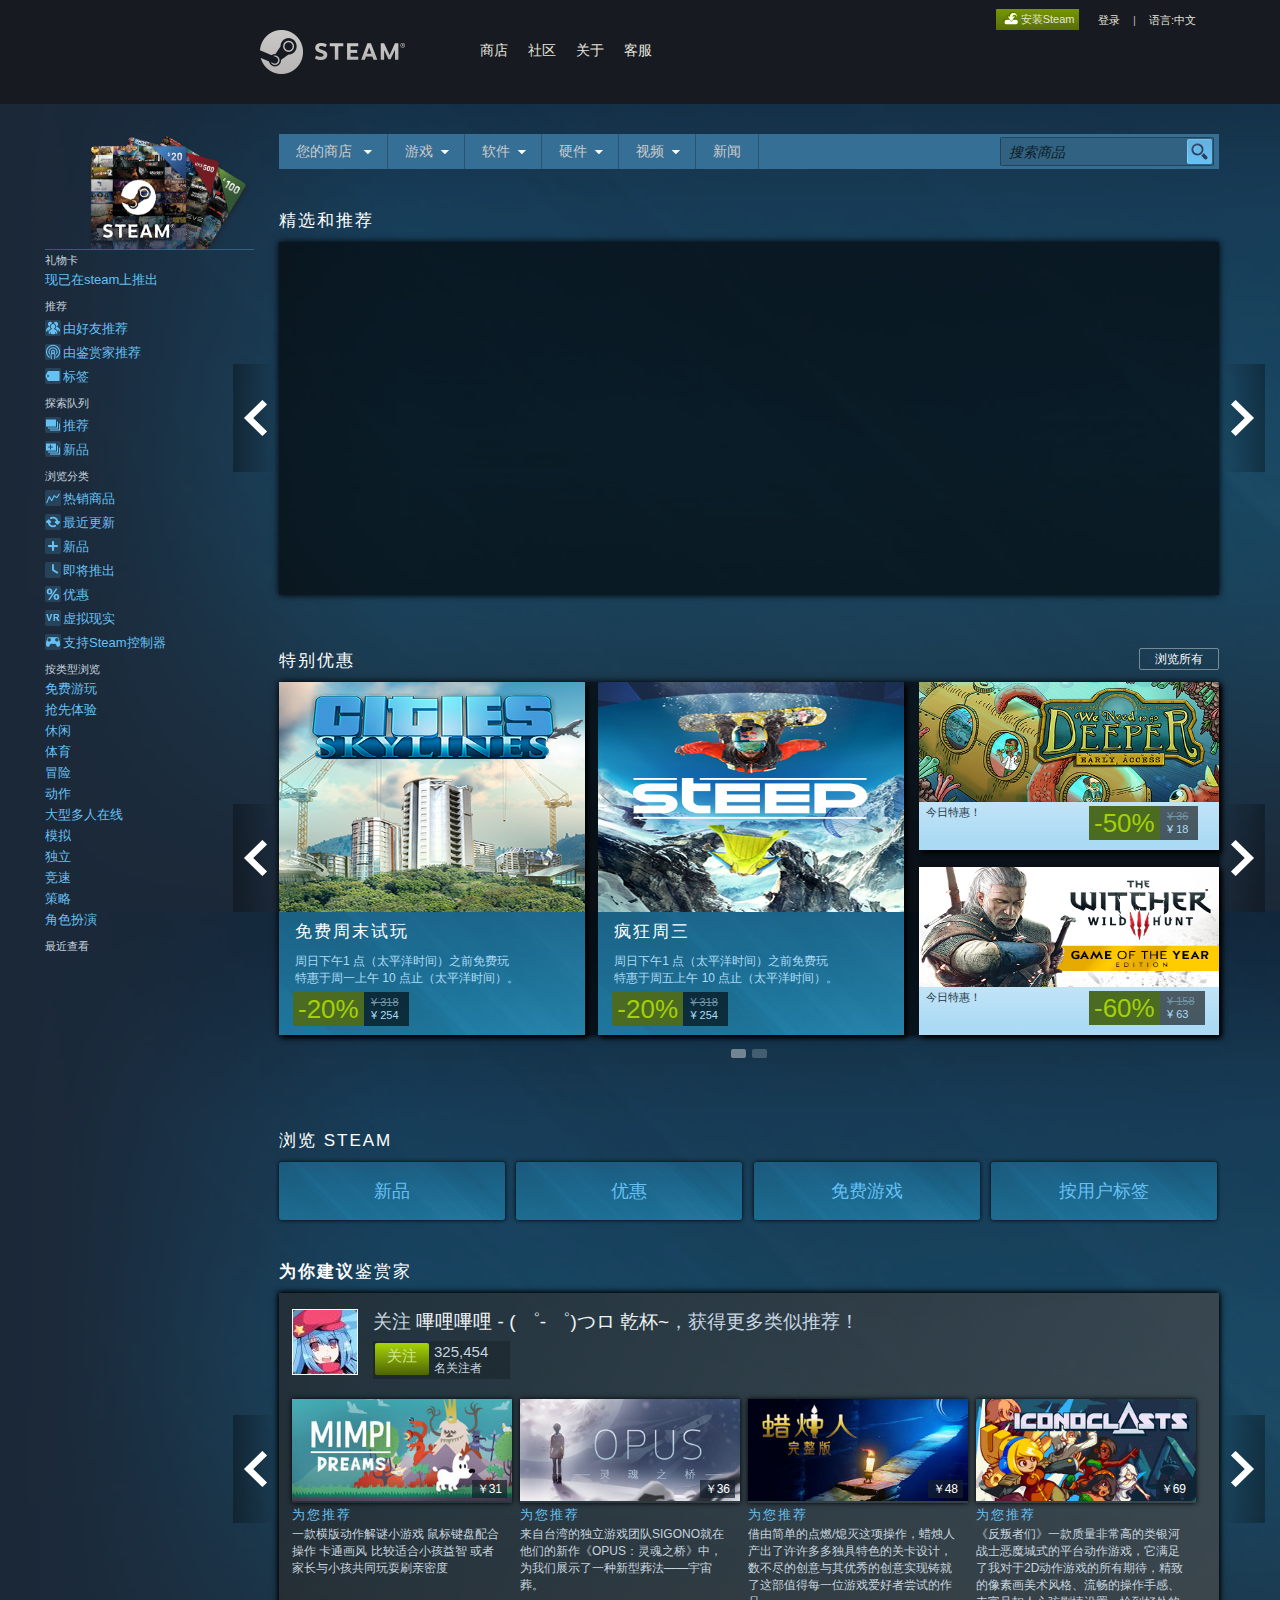
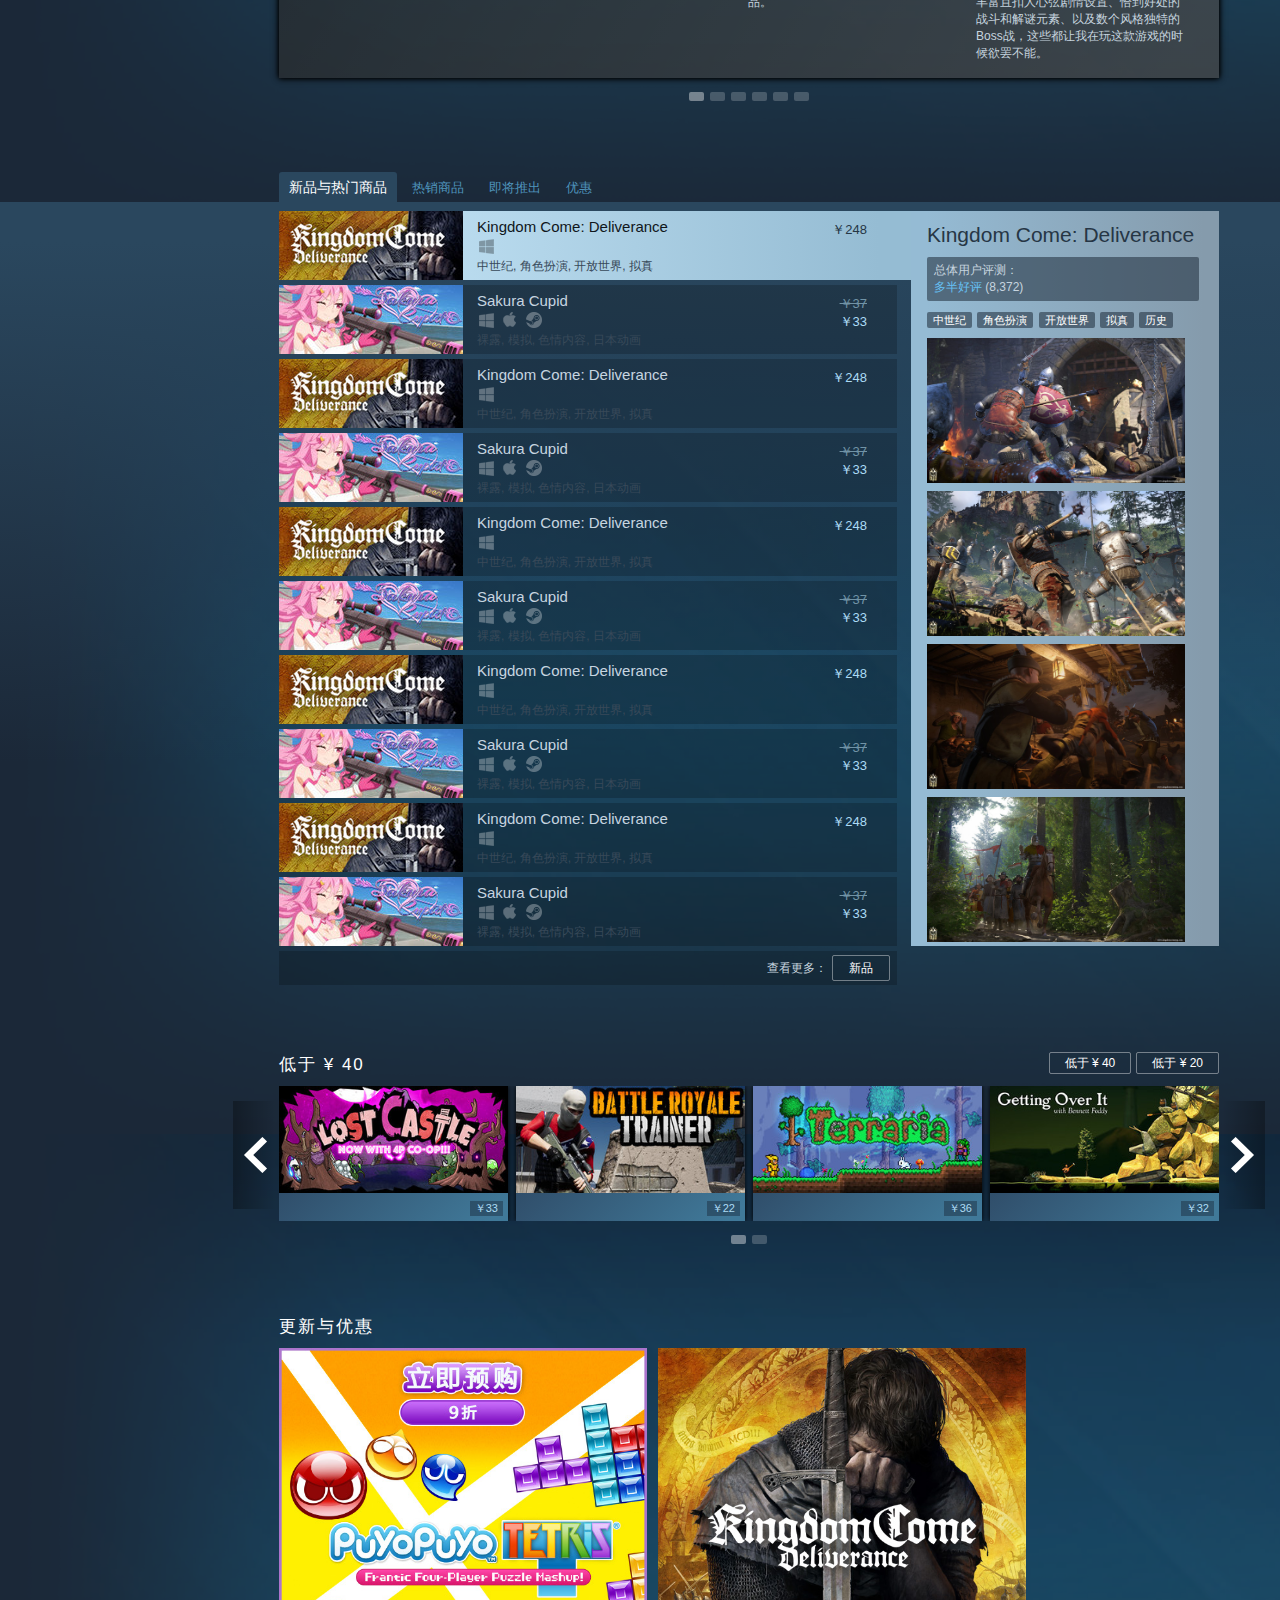
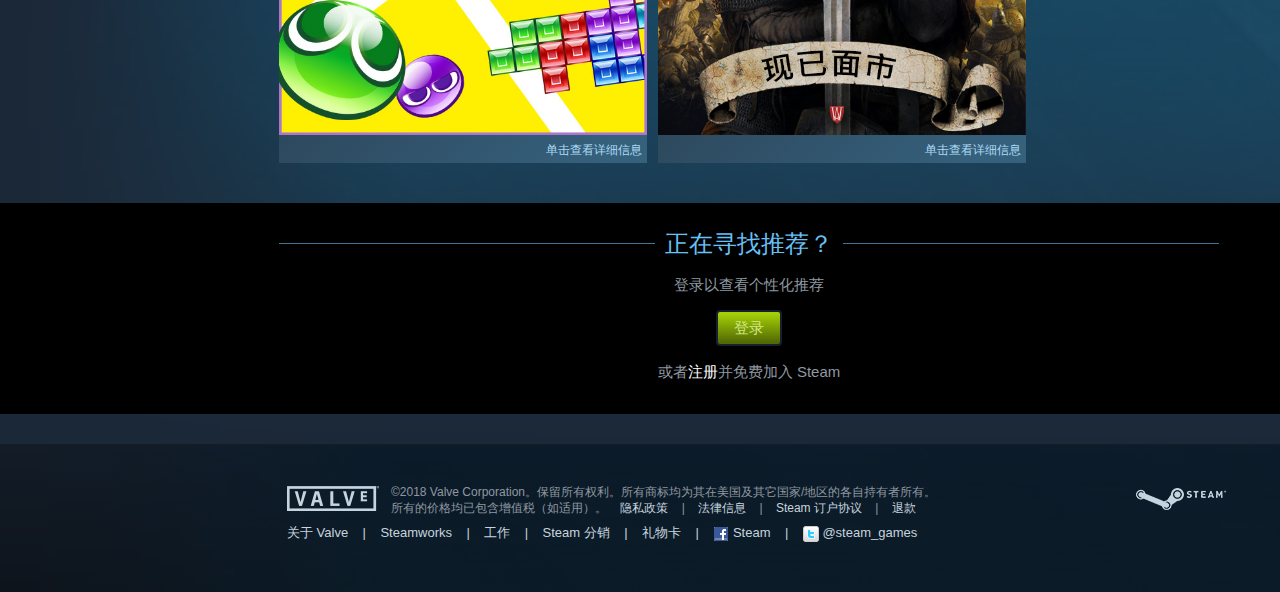
<file: Steamjsonp首页.html>
<!doctype html>
<html lang="en">
<head>
	<meta charset="UTF-8">
	<title>欢迎来到Steam</title>
	<link rel="stylesheet" type="text/css" href="steamjsonp.css">
</head>
<body>
	<div class="responsive">
		<div class="global_header">
			<div class="content">
				<a class="logo" href="#"><img src="img/globalheader_logo.png"></a>
				<ul class="container">
					<li class="menuitem">
						<a href="#">商店</a>
						<div class="supernav supernav1 ">
							<div class="submenu1">
								<a href="#">精选</a>
								<a href="#">探索</a>
								<a href="#">鉴赏家</a>
								<a href="#">愿望单</a>
								<a href="#">新闻</a>
								<a href="#">统计</a>
							</div>
						</div>
					</li>
					<li class="menuitem">
						<a href="#">社区</a>
						<div class="supernav supernav2">
							<div class="submenu2">
								<a href="#">主页</a>
								<a href="#">讨论</a>
								<a href="#">创意工坊</a>
								<a href="#">市场</a>
								<a href="#">实况直播</a>
							</div>
						</div>
					</li>
					<li><a href="#">关于</a></li>
					<li><a href="#">客服</a></li>
				</ul>
				<div class="global_actions">
					<div class="header">
						<span class="header_btn"></span>
						<a class="installsteam" href="#">安装Steam</a>
					</div>
					<a href="file:///C:/Users/dell-pc/Desktop/Steam/Steam%E7%99%BB%E5%BD%95.html">登录</a>
					<span> &nbsp&nbsp|&nbsp&nbsp </span>
					<a href="#">语言:中文</a>
				</div>
			</div>
		</div>
		<div class="template_content">
			<div class="home_page_content">
				<div class="home_page_gutter">
					<div class="gutter1">
						<a href="#"><img src="img/steamcards_promo_02.png"></a>
					</div>
					<div class="gutter2">
						<p>礼物卡</p>
						<a href="#">现已在steam上推出</a>
					</div>
					<div class="gutter2">
						<p>推荐</p>
						<a href="#"><i></i>由好友推荐</a>
						<a href="#"><i></i>由鉴赏家推荐</a>
						<a href="#"><i></i>标签</a>
					</div>
					<div class="gutter2">
						<p>探索队列</p>
						<a href="#"><i></i>推荐</a>
						<a href="#"><i></i>新品</a>
					</div>
					<div class="gutter2">
						<p>浏览分类</p>
						<a href="#"><i></i>热销商品</a>
						<a href="#"><i></i>最近更新</a>
						<a href="#"><i></i>新品</a>
						<a href="#"><i></i>即将推出</a>
						<a href="#"><i></i>优惠</a>
						<a href="#"><i></i>虚拟现实</a>
						<a href="#"><i></i>支持Steam控制器</a>
					</div>
					<div class="gutter2">
						<p>按类型浏览</p>
						<a href="#">免费游玩</a>
						<a href="#">抢先体验</a>
						<a href="#">休闲</a>
						<a href="#">体育</a>
						<a href="#">冒险</a>
						<a href="#">动作</a>
						<a href="#">大型多人在线</a>
						<a href="#">模拟</a>
						<a href="#">独立</a>
						<a href="#">竞速</a>
						<a href="#">策略</a>
						<a href="#">角色扮演</a>
					</div>
					<div class="gutter2 gutter">
						<p>最近查看</p>
						<a href="#" class="kong"></a>
					</div>
				</div>
				<ul class="store">
					<li class="yourStore">
						<a href="#">您的商店</a>
						<span></span>
						<div class="storeHomepage storeHomepage1">
							<div class="storeNav">
								<a href="#">商店主页</a>
								<div class="hr"></div>
								<a href="#">最近查看过的</a>
								<a href="#">Steam鉴赏家</a>
								<a href="#">最近更新</a>
							</div>
						</div>
					</li>
					<li class="game">
						<a href="#">游戏</a><span></span>
						<div class="storeHomepage storeHomepage2">
							<div class="storeNav">
								<a href="#">免费游玩</a>
								<a href="#">抢先体验</a>
								<a href="#">试玩</a>
								<a href="#">虚拟现实</a>
								<a href="#">支持 Steam 控制器</a>
								<div class="hr"></div>
								<p>按类型浏览:</p>
								<a href="#">休闲</a>
								<a href="#">体育</a>
								<a href="#">冒险</a>
								<a href="#">动作</a>
								<a href="#">大型多人在线</a>
								<a href="#">模拟</a>
								<a href="#">独立</a>
								<a href="#">竞速</a>
								<a href="#">策略</a>
								<a href="#">角色扮演</a>
								<div class="hr"></div>
								<a href="#">查看热门标签</a>
								<div class="hr"></div>
								<p>按平台浏览:</p>
								<a href="#">Mac OS X</a>
								<a href="#">SteamOS + Linux</a>
							</div>
						</div>
					</li>
					<li class="software">
						<a href="#">软件</a><span></span>
						<div class="storeHomepage storeHomepage3">
							<div class="storeNav">
								<a href="#">软件中心</a>
								<div class="hr"></div>
								<a href="#">动画制作舆建模</a>
								<a href="#">实用工具</a>
								<a href="#">教育</a>
								<a href="#">游戏开发</a>
								<a href="#">照片编辑</a>
								<a href="#">网络出版</a>
								<a href="#">视频制作</a>
								<a href="#">设计与插画</a>
								<a href="#">音频制作</a>
							</div>
						</div>
					</li>
					<li class="hardware">
						<a href="#">硬件</a><span></span>
						<div class="storeHomepage storeHomepage4">
							<div class="storeNav">
								<a href="#">Steam 控制器</a>
								<a href="#">Steam 流式盒</a>
								<a href="#">Steam 主机</a>
								<a href="#">HTC Vive</a>
							</div>
						</div>
					</li>
					<li class="video">
						<a href="#">视频</a><span></span>
						<div class="storeHomepage storeHomepage5">
							<div class="storeNav">
								<a href="#">视频中心</a>
								<div class="hr"></div>
								<p>按类型浏览:</p>
								<a href="#">电影</a>
								<a href="#">剧集</a>
								<a href="#">纪录片</a>
								<a href="#">游戏</a>
								<a href="#">教程</a>
								<a href="#">短片</a>
								<div class="hr"></div>
								<p>按类型浏览:</p>
								<a href="#">动作</a>
								<a href="#">日本动画</a>
								<a href="#">欢乐</a>
								<a href="#">剧情</a>
								<a href="#">恐怖</a>
								<a href="#">科幻</a>
							</div>
						</div>
					</li>
					<li><a href="#">新闻</a></li>
					<li class="searchbox">
						<input id="search" placeholder="搜索商品">
						<a class="search" href="#"></a>
					</li>
				</ul>
				<div class="choice">
					<h2>精选和推荐</h2>
					<div class="carousel_container" id="chart1">				<a class="scheme" href="">
							<ul class="contentImg">
								<!-- <img class="firstFigure" src="img/capsule_1.jpg"> -->
								<li class="focus"><img src="img/ss_08e4da005f5873b15a5de5b553ed45d100b28204.600x338.jpg"></li>
								<li><img src="img/ss_d7722abc39f2cd00e67319bf7589f524d2c3a94f.600x338.jpg"></li>
								<li><img src="img/ss_6455b42dcf4e7bf4a6be51019e9cb61d25d0b134.600x338.jpg"></li>
								<li><img src="img/ss_704dd023697a733c0b70f80dcc1349310e10f183.600x338.jpg"></li>
							</ul>
							<div class="info">
								<div class="app_name">
									FINAL FANTASY XII THE ZODIAC AGE
								</div>
								<div class="screenshots">
									<div class="screenshots_nav">
										<img src="img/ss_08e4da005f5873b15a5de5b553ed45d100b28204.600x338.jpg">
										<img src="img/ss_d7722abc39f2cd00e67319bf7589f524d2c3a94f.600x338.jpg">
										<img src="img/ss_6455b42dcf4e7bf4a6be51019e9cb61d25d0b134.600x338.jpg">
										<img src="img/ss_704dd023697a733c0b70f80dcc1349310e10f183.600x338.jpg">
									</div>
								</div>
								<div class="reason">
									<p class="default">现已推出</p>
									<div class="additional">热销商品</div>
								</div>
								<div class="discount_block">
									<div class="discount_pct">-20%</div>
									<div class="discount_prices">
										<span class="discount_original_price">¥ 318</span>
										<span class="discount_final_price">¥ 254</span>
									</div>
								</div>
								<div class="platforms">
									<span class="platform_win"><img src="img/icon_platform_win.png"></span>
									<span class="platform_mac"><img src="img/icon_platform_mac.png"></span>
									<span class="platform_linux"><img src="img/icon_platform_linux.png"></span>
								</div>
							</div>
							<div class="clear"></div>
						</a>
						<div class="home_maincap">
							<div class="substance">
								<h4>FINAL FANTASY XII THE ZODIAC AGE</h4>
								<p>发行于：<span class="released">2018年2月1日</span></p>
								<div class="substanceImg">
									<img src="img/ss_08e4da005f5873b15a5de5b553ed45d100b28204.600x338.jpg">
									<img src="img/ss_d7722abc39f2cd00e67319bf7589f524d2c3a94f.600x338.jpg">
									<img src="img/ss_6455b42dcf4e7bf4a6be51019e9cb61d25d0b134.600x338.jpg">
									<img src="img/ss_704dd023697a733c0b70f80dcc1349310e10f183.600x338.jpg">
								</div>
								<div class="evaluation">
									<p>总体用户评测:</p>
									<p><span class="evaluating">特别好评</span>(<span class="evaluationNumber">715</span>篇评测)</p>
								</div>
								<div class="label">
									<p>用户标签:</p>
								</div>
							</div>
						</div>
						<div class="carousel_items">
							<!-- <div class="home_maincap">
								<div class="substance">
									<h4>FINAL FANTASY XII THE ZODIAC AGE</h4>
									<p>发行于：2018年2月1日</p>
									<div class="substanceImg">
										<img src="img/ss_08e4da005f5873b15a5de5b553ed45d100b28204.600x338.jpg">
										<img src="img/ss_d7722abc39f2cd00e67319bf7589f524d2c3a94f.600x338.jpg">
										<img src="img/ss_6455b42dcf4e7bf4a6be51019e9cb61d25d0b134.600x338.jpg">
										<img src="img/ss_704dd023697a733c0b70f80dcc1349310e10f183.600x338.jpg">
									</div>
									<div class="evaluation">
										<p>总体用户评测:</p>
										<p><span>特别好评</span>(715篇评测)</p>
									</div>
									<div class="label">
										<p>用户标签:</p>
										<span>角色扮演</span>
										<span>日系角色扮演</span>
										<span>好评原声音乐</span>
										<span>奇幻</span>
									</div>
								</div>
							</div>
							<div class="home_maincap">
								<div class="substance">
									<h4>FINAL FANTASY XII THE ZODIAC AGE</h4>
									<p>发行于：2018年2月1日</p>
									<div class="substanceImg">
										<img src="img/ss_44e55c053b762e8424b9f846c203ad39e791dfb2.600x338.jpg">
										<img src="img/ss_50d34bf8e2fbc4aafca961f2468bdc95e616b04a.600x338.jpg">
										<img src="img/ss_bc87677b5a5d9f9041feb22e9a0a2e98051c4b6b.600x338.jpg">
										<img src="img/ss_b30c777c1967bf1f627951ff1c5431e7ee82e619.600x338.jpg">
									</div>
									<div class="evaluation">
										<p>总体用户评测:</p>
										<p><span>特别好评</span>(715篇评测)</p>
									</div>
									<div class="label">
										<p>用户标签:</p>
										<span>角色扮演</span>
										<span>日系角色扮演</span>
										<span>好评原声音乐</span>
										<span>奇幻</span>
									</div>
								</div>
							</div>
							<div class="home_maincap">
								<div class="substance">
									<h4>FINAL FANTASY XII THE ZODIAC AGE</h4>
									<p>发行于：2018年2月1日</p>
									<div class="substanceImg">
										<img src="img/ss_2c79b3b590b186b10bf082d37674621f204a3497.600x338.jpg">
										<img src="img/ss_a3f3f8894f4a4eb4d17d7e41c8e1f195f37ba896.600x338.jpg">
										<img src="img/ss_23af2e59855a833c22d0c11ca23a719f54a554ff.600x338.jpg">
										<img src="img/ss_e7e79847eff0933de92192bb62b8bc7068d611da.600x338.jpg">
									</div>
									<div class="evaluation">
										<p>总体用户评测:</p>
										<p><span>特别好评</span>(715篇评测)</p>
									</div>
									<div class="label">
										<p>用户标签:</p>
										<span>角色扮演</span>
										<span>日系角色扮演</span>
										<span>好评原声音乐</span>
										<span>奇幻</span>
									</div>
								</div>
							</div>
							<div class="home_maincap">
								<div class="substance">
									<h4>FINAL FANTASY XII THE ZODIAC AGE</h4>
									<p>发行于：2018年2月1日</p>
									<div class="substanceImg">
										<img src="img/ss_023868a1812a76dedfa1ca10fc0a6ba88bc851f2.600x338.jpg">
										<img src="img/ss_b9dc4d4f75c513f4be466598f9ad1ba28d7b7501.600x338.jpg">
										<img src="img/ss_1d428b6497a991e038db45911cc7f6c89acf68ef.600x338.jpg">
										<img src="img/ss_8327ca19a566eafe86db974724f136b2035152c8.600x338.jpg">
									</div>
									<div class="evaluation">
										<p>总体用户评测:</p>
										<p><span>特别好评</span>(715篇评测)</p>
									</div>
									<div class="label">
										<p>用户标签:</p>
										<span>角色扮演</span>
										<span>日系角色扮演</span>
										<span>好评原声音乐</span>
										<span>奇幻</span>
									</div>
								</div>
							</div>
							<div class="home_maincap">
								<div class="substance">
									<h4>FINAL FANTASY XII THE ZODIAC AGE</h4>
									<p>发行于：2018年2月1日</p>
									<div class="substanceImg">
										<img src="img/ss_78a8dfe77a34a5a274e274876555c8e0b490b9ab.600x338.jpg">
										<img src="img/ss_5d84f8bbc15e7fe6699a044a93085d291d458af3.600x338.jpg">
										<img src="img/ss_999e73c2cb361d41451d1a84d85f3ff59aa30110.600x338.jpg">
										<img src="img/ss_2bb6ae8061af8d4b53ab21b84a9a2f40b1f8a837.600x338.jpg">
									</div>
									<div class="evaluation">
										<p>总体用户评测:</p>
										<p><span>特别好评</span>(715篇评测)</p>
									</div>
									<div class="label">
										<p>用户标签:</p>
										<span>角色扮演</span>
										<span>日系角色扮演</span>
										<span>好评原声音乐</span>
										<span>奇幻</span>
									</div>
								</div>
							</div>
							<div class="home_maincap">
								<div class="substance">
									<h4>FINAL FANTASY XII THE ZODIAC AGE</h4>
									<p>发行于：2018年2月1日</p>
									<div class="substanceImg">
										<img src="img/ss_164a92a53f9bcbb728b391fc0719f9769c2e1249.600x338.jpg">
										<img src="img/ss_2fd997a2f7151cb2187043a1f41589cc6a9ebf3a.600x338.jpg">
										<img src="img/ss_46778c08a1a5ac5bdbaf8a5bf844fa666f66a14b.600x338.jpg">
										<img src="img/ss_01cbef83fe28d64ee5a3d39a86043fb1e49abd31.600x338.jpg">
									</div>
									<div class="evaluation">
										<p>总体用户评测:</p>
										<p><span>特别好评</span>(715篇评测)</p>
									</div>
									<div class="label">
										<p>用户标签:</p>
										<span>角色扮演</span>
										<span>日系角色扮演</span>
										<span>好评原声音乐</span>
										<span>奇幻</span>
									</div>
								</div>
							</div>
							<div class="home_maincap">
								<div class="substance">
									<h4>FINAL FANTASY XII THE ZODIAC AGE</h4>
									<p>发行于：2018年2月1日</p>
									<div class="substanceImg">
										<img src="img/ss_a9b65ca8f636f8c06c689ac1de446c919e70d7aa.600x338.jpg">
										<img src="img/ss_1691e0da0e1d407357d505d52e0957260abe633b.600x338.jpg">
										<img src="img/ss_fccc3504ba077e6a6a6b74eade6c0355d9b770ee.600x338.jpg">
										<img src="img/ss_98cbad32c8e7906b342923de1645aa8021ecd772.600x338.jpg">
									</div>
									<div class="evaluation">
										<p>总体用户评测:</p>
										<p><span>特别好评</span>(715篇评测)</p>
									</div>
									<div class="label">
										<p>用户标签:</p>
										<span>角色扮演</span>
										<span>日系角色扮演</span>
										<span>好评原声音乐</span>
										<span>奇幻</span>
									</div>
								</div>
							</div>
							<div class="home_maincap">
								<div class="substance">
									<h4>FINAL FANTASY XII THE ZODIAC AGE</h4>
									<p>发行于：2018年2月1日</p>
									<div class="substanceImg">
										<img src="img/ss_107600c1337accc09104f7a8aa7f275f23cad096.600x338.jpg">
										<img src="img/ss_dc55eeb409d6e187456a8e159018e8da098fa468.600x338.jpg">
										<img src="img/ss_eda99e7f705a113d04ab2a7a36068f3e7b343d17.600x338.jpg">
										<img src="img/ss_b74d60ee215337d765e4d20c8ca6710ae2362cc2.600x338.jpg">
									</div>
									<div class="evaluation">
										<p>总体用户评测:</p>
										<p><span>特别好评</span>(715篇评测)</p>
									</div>
									<div class="label">
										<p>用户标签:</p>
										<span>角色扮演</span>
										<span>日系角色扮演</span>
										<span>好评原声音乐</span>
										<span>奇幻</span>
									</div>
								</div>
							</div>
							<div class="home_maincap">
								<div class="substance">
									<h4>FINAL FANTASY XII THE ZODIAC AGE</h4>
									<p>发行于：2018年2月1日</p>
									<div class="substanceImg">
										<img src="img/ss_d6d8b0a93a41b0230b5cd36a057b5a92b3e18188.600x338.jpg">
										<img src="img/ss_cdf4da3ab42485d5edefe74bfeae33259f0b1bfc.600x338.jpg">
										<img src="img/ss_926a9ba0ea6b491321cd8eacbb54c78bdaf59d20.600x338.jpg">
										<img src="img/ss_871b8c0ec9fd523555e8d0d11d652f82da491894.600x338.jpg">
									</div>
									<div class="evaluation">
										<p>总体用户评测:</p>
										<p><span>特别好评</span>(715篇评测)</p>
									</div>
									<div class="label">
										<p>用户标签:</p>
										<span>角色扮演</span>
										<span>日系角色扮演</span>
										<span>好评原声音乐</span>
										<span>奇幻</span>
									</div>
								</div>
							</div>
							<div class="home_maincap">
								<div class="substance">
									<h4>FINAL FANTASY XII THE ZODIAC AGE</h4>
									<p>发行于：2018年2月1日</p>
									<div class="substanceImg">
										<img src="img/ss_07da51726f2eac0e97a73175618ef60389eae3e2.600x338.jpg">
										<img src="img/ss_d9e0239ee7fd1ebd41ad968a06c960d804614b69.600x338.jpg">
										<img src="img/ss_9350bedcb7f18819ac5e25e2cc436a10afcc2a38.600x338.jpg">
										<img src="img/ss_891ce71ba6b2640270589687d58ef3be4b8fe044.600x338.jpg">
									</div>
									<div class="evaluation">
										<p>总体用户评测:</p>
										<p><span>特别好评</span>(715篇评测)</p>
									</div>
									<div class="label">
										<p>用户标签:</p>
										<span>角色扮演</span>
										<span>日系角色扮演</span>
										<span>好评原声音乐</span>
										<span>奇幻</span>
									</div>
								</div>
							</div>
							<div class="home_maincap">
								<div class="substance">
									<h4>FINAL FANTASY XII THE ZODIAC AGE</h4>
									<p>发行于：2018年2月1日</p>
									<div class="substanceImg">
										<img src="img/ss_07da51726f2eac0e97a73175618ef60389eae3e2.600x338.jpg">
										<img src="img/ss_d9e0239ee7fd1ebd41ad968a06c960d804614b69.600x338.jpg">
										<img src="img/ss_9350bedcb7f18819ac5e25e2cc436a10afcc2a38.600x338.jpg">
										<img src="img/ss_891ce71ba6b2640270589687d58ef3be4b8fe044.600x338.jpg">
									</div>
									<div class="evaluation">
										<p>总体用户评测:</p>
										<p><span>特别好评</span>(715篇评测)</p>
									</div>
									<div class="label">
										<p>用户标签:</p>
										<span>角色扮演</span>
										<span>日系角色扮演</span>
										<span>好评原声音乐</span>
										<span>奇幻</span>
									</div>
								</div>
							</div>
							<div class="home_maincap">
								<div class="substance">
									<h4>FINAL FANTASY XII THE ZODIAC AGE</h4>
									<p>发行于：2018年2月1日</p>
									<div class="substanceImg">
										<img src="img/ss_970a13f246e33e0df26d93baf9f8e975732adb4b.600x338.jpg">
										<img src="img/ss_cebc378d2f7bc78978c21db4e3c5e12ccd067349.600x338.jpg">
										<img src="img/ss_e182b6b20bb797500f9f63c561586d920d44e37c.600x338.jpg">
										<img src="img/ss_0ace7f8b4350b8fbdd16345a76bc30545256e918.600x338.jpg">
									</div>
									<div class="evaluation">
										<p>总体用户评测:</p>
										<p><span>特别好评</span>(715篇评测)</p>
									</div>
									<div class="label">
										<p>用户标签:</p>
										<span>角色扮演</span>
										<span>日系角色扮演</span>
										<span>好评原声音乐</span>
										<span>奇幻</span>
									</div>
								</div>
							</div>
							<div class="home_maincap">
								<div class="substance">
									<h4>FINAL FANTASY XII THE ZODIAC AGE</h4>
									<p>发行于：2018年2月1日</p>
									<div class="substanceImg">
										<img src="img/ss_47ba2c64779a618e4baea17121551b92cb63a5c8.600x338.jpg">
										<img src="img/ss_b0786b20904e3aad24c12b8ec6222dd83c55288a.600x338.jpg">
										<img src="img/ss_ef75bda5d84f4ed637ac80b8e4115ac70bb5920e.600x338.jpg">
										<img src="img/ss_83067d66f0b2026f35f256234415bf6e633d7b00.600x338.jpg">
									</div>
									<div class="evaluation">
										<p>总体用户评测:</p>
										<p><span>特别好评</span>(715篇评测)</p>
									</div>
									<div class="label">
										<p>用户标签:</p>
										<span>角色扮演</span>
										<span>日系角色扮演</span>
										<span>好评原声音乐</span>
										<span>奇幻</span>
									</div>
								</div>
							</div> -->
						</div>
						<div class="dot"></div>
						<span class="left" href="#"><i></i></span>
						<span class="right" href="#"><i></i></span>
					</div>
				</div>
				<div class="home_ctn">
					<h2>特别优惠<span class="browse"><a href="#">浏览所有</a></span></h2>
					<div class="carousel_container" id="chart2">
						<div class="carousel_items">
							<a class="scheme focus" href="#">
								<div class="home_area_spotlight">
									<div class="spotlight_img">
										<img src="img/spotlight_image_english.jpg">
									</div>
									<div class="spotlight_content">
										<h2>免费周末试玩</h2>
										<div class="spotlight_body">
											<p>周日下午1 点（太平洋时间）之前免费玩 </p>
											<p>特惠于周一上午 10 点止（太平洋时间）。</p>
										</div>
										<div class="discount_block large">
											<div class="discount_pct">-20%</div>
											<div class="discount_prices">
												<span class="discount_original_price">¥ 318</span>
												<span class="discount_final_price">¥ 254</span>
											</div>
										</div>
									</div>
								</div>
								<div class="home_area_spotlight">
									<div class="spotlight_img">
										<img src="img/spotlight_image_english2.jpg">
									</div>
									<div class="spotlight_content">
										<h2>疯狂周三</h2>
										<div class="spotlight_body">
											<p>周日下午1 点（太平洋时间）之前免费玩 </p>
											<p>特惠于周五上午 10 点止（太平洋时间）。</p>
										</div>
										<div class="discount_block large">
											<div class="discount_pct">-20%</div>
											<div class="discount_prices">
												<span class="discount_original_price">¥ 318</span>
												<span class="discount_final_price">¥ 254</span>
											</div>
										</div>
									</div>
								</div>
								<div class="specials_target">
									<div class="capsule"><img src="img/header.jpg"></div>
									<div class="dailydeal_desc">
										<div class="todayspecial">今日特惠！</div>
										<div id="spotlight" class="dailydeal_countdown"></div>
									</div>
									<div class="discount_block large">
										<div class="discount_pct">-50%</div>
										<div class="discount_prices">
											<span class="discount_original_price">¥ 36</span>
											<span class="discount_final_price">¥ 18</span>
										</div>
									</div>
								</div>
								<div class="specials_target tracked">
									<div class="capsule"><img src="img/header_ratio.jpg"></div>
									<div class="dailydeal_desc">
										<div class="todayspecial">今日特惠！</div>
										<div id="spotlight" class="dailydeal_countdown"></div>
									</div>
									<div class="discount_block large">
										<div class="discount_pct">-60%</div>
										<div class="discount_prices">
											<span class="discount_original_price">¥ 158</span>
											<span class="discount_final_price">¥ 63</span>
										</div>
									</div>
								</div>
							</a>
							<a class="scheme" href="#">
								<div class="home_area_spotlight">
									<div class="spotlight_img">
										<img src="img/spotlight_image_schinese.jpg">
									</div>
									<div class="spotlight_content">
										<h2>周末特价</h2>
										<div class="spotlight_body">
											<p>低至2.5 折</p>
											<p>特惠于周一上午 10 点止（太平洋时间）。</p>
										</div>
										<div class="discount_block large">
											<div class="discount_pct">-20%</div>
											<div class="discount_prices">
												<span class="discount_original_price">¥ 318</span>
												<span class="discount_final_price">¥ 254</span>
											</div>
										</div>
									</div>
								</div>
								<div class="home_area_spotlight">
									<div class="spotlight_img">
										<img src="img/spotlight_image_english4.jpg">
									</div>
									<div class="spotlight_content">
										<h2>周末特惠</h2>
										<div class="spotlight_body">
											<p>周日下午1 点（太平洋时间）之前免费玩 </p>
											<p>特惠于周五上午 10 点止（太平洋时间）。</p>
										</div>
										<div class="discount_block large">
											<div class="discount_pct">-75%</div>
											<div class="discount_prices">
												<span class="discount_original_price">¥ 116</span>
												<span class="discount_final_price">¥ 29</span>
											</div>
										</div>
									</div>
								</div>
								<div class="specials_target">
									<div class="capsule"><img src="img/header2.jpg"></div>
									<div class="discount_block large">
										<div class="discount_pct">-75%</div>
										<div class="discount_prices">
											<span class="discount_original_price">¥ 88</span>
											<span class="discount_final_price">¥ 22</span>
										</div>
									</div>
								</div>
								<div class="specials_target tracked">
									<div class="capsule"><img src="img/header_schinese.jpg"></div>
									<div class="discount_block large">
										<div class="discount_pct">-50%</div>
										<div class="discount_prices">
											<span class="discount_original_price">¥ 199</span>
											<span class="discount_final_price">¥ 99</span>
										</div>
									</div>
								</div>
							</a>
						</div>
						<div class="dot"></div>
						<span class="left" href="#"><i></i></span>
						<span class="right" href="#"><i></i></span>
					</div>
				</div>
				<div class="big_buttons">
					<h2>浏览 STEAM</h2>
					<div class="button_container">
						<div><a href="#">新品</a></div>
						<div><a href="#">优惠</a></div>
						<div><a href="#">免费游戏</a></div>
						<div class="tag"><a href="#">按用户标签</a></div>
					</div>
				</div>
				<div class="connoisseur">
					<h2><b>为你建议</b>鉴赏家</h2>
					<div class="carousel_container" id="chart3">
						<div class="carousel_items auto">
							<div class="scheme focus">
								<div class="curator_page">
									<div class="profile">
										<a href="#"><img src="img/6afa58de34f5fcd3f20298ce3d3e37ba969523f5_medium.jpg"></a>
										<div class="follow">
											<div class="name">
												关注 <span>嗶哩嗶哩 - ( ゜- ゜)つロ 乾杯~</span>，获得更多类似推荐！
											</div>
											<div class="actions">
												<a href="#">关注</a>
												<div class="followers">
													<span>325,454</span>
													 名关注者
												</div>
											</div>
										</div>
									</div>
									<div class="curations">
										<div class="detail">
											<a class="store_capsule" href="#">
												<img src="img/header_292x136.jpg">
												<div class="discount_block_inline">
													<span>￥31</span>
												</div>
											</a>
											<p>为您推荐</p>
											<div>一款横版动作解谜小游戏  鼠标键盘配合操作  卡通画风  比较适合小孩益智  或者 家长与小孩共同玩耍刷亲密度</div>
										</div>
										<div class="detail">
											<a class="store_capsule" href="#">
												<img src="img/header_292x136_schinese.jpg">
												<div class="discount_block_inline">
													<span>￥36</span>
												</div>
											</a>
											<p>为您推荐</p>
											<div>来自台湾的独立游戏团队SIGONO就在他们的新作《OPUS：灵魂之桥》中，为我们展示了一种新型葬法——宇宙葬。</div>
										</div>
										<div class="detail">
											<a class="store_capsule" href="#">
												<img src="img/header_292x136_schinese3.jpg">
												<div class="discount_block_inline">
													<span>￥48</span>
												</div>
											</a>
											<p>为您推荐</p>
											<div>借由简单的点燃/熄灭这项操作，蜡烛人产出了许许多多独具特色的关卡设计，数不尽的创意与其优秀的创意实现铸就了这部值得每一位游戏爱好者尝试的作品。</div>
										</div>
										<div class="detail">
											<a class="store_capsule" href="#">
												<img src="img/header_292x136 4.jpg">
												<div class="discount_block_inline">
													<span>￥69</span>
												</div>
											</a>
											<p>为您推荐</p>
											<div>《反叛者们》一款质量非常高的类银河战士恶魔城式的平台动作游戏，它满足了我对于2D动作游戏的所有期待，精致的像素画美术风格、流畅的操作手感、丰富且扣人心弦剧情设置、恰到好处的战斗和解谜元素、以及数个风格独特的Boss战，这些都让我在玩这款游戏的时候欲罢不能。</div>
										</div>
									</div>
								</div>
							</div>
							<div class="scheme">
								<div class="curator_page">
									<div class="profile">
										<a href="#"><img src="img/6afa58de34f5fcd3f20298ce3d3e37ba969523f5_medium.jpg"></a>
										<div class="follow">
											<div class="name">
												关注 <span>中国鉴赏家同好会</span>，获得更多类似推荐！
											</div>
											<div class="actions">
												<a href="#">关注</a>
												<div class="followers">
													<span>219,808</span>
													 名关注者
												</div>
											</div>
										</div>
									</div>
									<div class="curations">
										<div class="detail">
											<a class="store_capsule" href="#">
												<img src="img/header_292x136 1.jpg">
												<div class="discount_block_inline">
													<span>￥7</span>
												</div>
											</a>
											<p>为您推荐</p>
											<div>这是曾经的经典游戏“3D平衡球（ballance）”的终极豪华高清超级无敌重置版。7元钱的价格完全超值，推荐情怀玩家休闲玩家对此类游戏感兴趣的玩家和各种玩家购买游玩。</div>
										</div>
										<div class="detail">
											<a class="store_capsule" href="#">
												<img src="img/header_292x136 2.jpg">
												<div class="discount_block_inline">
													<span>￥33</span>
												</div>
											</a>
											<p>为您推荐</p>
											<div>这是一款类似闪乱神乐：沙滩戏水的第三人称美少女水枪射击游戏。总的来说，Trianga's Project: Battle Splash 2.0是一款老少皆宜的fps游戏，游戏画面明快，音乐舒缓，战斗虽然激烈但不含暴力。但是粗糙的建模、近乎没有的剧情让这款游戏给玩家的第一印象减分不少。而且该游戏玩的人实在太少，作为一款主攻多人对战的游戏，这也是游戏最大的弊病。希望制作组多加完善，给该游戏带来更多玩家</div>
										</div>
										<div class="detail">
											<a class="store_capsule" href="#">
												<img src="img/header_292x136_schinese 1.jpg">
												<div class="discount_block_inline">
													<span>￥11</span>
												</div>
											</a>
											<p>为您推荐</p>
											<div>只用一个按钮，利用离心力操作方向的多人休闲游戏。游戏模式有躲避球、贪吃蛇、半桌/全桌移动空间的空气曲棍球。组队方式有大乱斗模式以及组队模式。别有一番风味的休闲娱乐本地多人游戏，但是首先，你要在现实世界中找到11个好朋友。</div>
										</div>
										<div class="detail">
											<a class="store_capsule" href="#">
												<img src="img/header_292x136 .jpg">
												<div class="discount_block_inline">
													<span>￥51</span>
												</div>
											</a>
											<p>为您推荐</p>
											<div>这款游戏给我的第一印象就是如此，似乎时间倒流了几个世纪，没有电脑也不需要电视、手机，就只与挚友来上一局战棋，消磨着炉火旁的琐碎时光。总评 8.5/10可能再也不会遇到如此真实的北欧战棋游戏，拥有这款游戏就似乎真的拥有了一套北欧战棋桌游，推荐给所有喜欢战棋的玩家，绝对是一次无与伦比的战斗体验。</div>
										</div>
									</div>
								</div>
							</div>
							<div class="scheme">
								<div class="curator_page">
									<div class="profile">
										<a href="#"><img src="img/6afa58de34f5fcd3f20298ce3d3e37ba969523f5_medium.jpg"></a>
										<div class="follow">
											<div class="name">
												关注 <span>中国玩家鉴赏组</span>，获得更多类似推荐！
											</div>
											<div class="actions">
												<a href="#">关注</a>
												<div class="followers">
													<span>145,385</span>
													 名关注者
												</div>
											</div>
										</div>
									</div>
									<div class="curations">
										<div class="detail">
											<a class="store_capsule" href="#">
												<img src="img/header_292x136 a.jpg">
												<div class="discount_block_inline">
													<span>￥22</span>
												</div>
											</a>
											<p>为您推荐</p>
											<div>初看这款游戏就让我联想到了FC上的热血足球。只不过相比热血足球里的拳脚相加，该游戏在球场上可使用的暴力手段更加直接，可以直接用枪击杀对面球员。。。游戏采用的是2D俯视视角，画面不太理想，全屏马赛克，但该游戏设定还算比较有创意，游戏虽然比较血腥，但游玩起来还算比较爽快。有兴趣的玩家可以尝试一下。</div>
										</div>
										<div class="detail">
											<a class="store_capsule" href="#">
												<img src="img/header_292x136 b.jpg">
												<div class="discount_block_inline">
													<span>￥32</span>
												</div>
											</a>
											<p>为您推荐</p>
											<div>Street Heat是一款画风特别的2D俯视视角的赛车游戏，游戏比较硬核，由于赛道没有护栏，玩家很容易翻车，被电脑虐的生活不能自理可谓家常便饭。不过游戏的画面、操作手感都实属不错，游戏还支持线上多人模式，最多可以4人联机，很适合和基友撕逼~所以还是很推荐有开黑基友的玩家尝试一下的~</div>
										</div>
										<div class="detail">
											<a class="store_capsule" href="#">
												<img src="img/header_292x136 c.jpg">
												<div class="discount_block_inline">
													<span>￥15</span>
												</div>
											</a>
											<p>为您推荐</p>
											<div>Who's your Santa !?是一款风格很猎奇的游戏。在游戏里，玩家扮演的是一名穿着暴露（变态）的圣诞老人，游戏的玩法有点类似整蛊邻居，游戏里梗很多，作者脑洞也很大，游戏过程还是挺欢乐的。但该游戏玩法比较单调，手感也很是一般。不过还是挺适合无聊的时候用来打发时间。</div>
										</div>
										<div class="detail">
											<a class="store_capsule" href="#">
												<img src="img/header_292x136 d.jpg">
												<div class="discount_block_inline">
													<span>￥68</span>
												</div>
											</a>
											<p>为您推荐</p>
											<div>Wonder Boy: The Dragon's Trap可以说是做到了重制游戏的极致，从关卡到敌人配置，隐藏要素到系统，甚至糟糕的滑步位移，都和原作一模一样，重制版与原版的差别大多体现在重制版里优美的手绘动画和精心重录的游戏配乐复刻。总的来说，这是一款完美的重制游戏，虽然游戏玩法在同类游戏并不算突出，但绝对是一款让前作粉丝大呼过瘾的作品。</div>
										</div>
									</div>
								</div>
							</div>
							<div class="scheme">
								<div class="curator_page">
									<div class="profile">
										<a href="#"><img src="img/6afa58de34f5fcd3f20298ce3d3e37ba969523f5_medium.jpg"></a>
										<div class="follow">
											<div class="name">
												关注 <span>国人交流组【天朝】</span>，获得更多类似推荐！
											</div>
											<div class="actions">
												<a href="#">关注</a>
												<div class="followers">
													<span>69,688</span>
													 名关注者
												</div>
											</div>
										</div>
									</div>
									<div class="curations">
										<div class="detail">
											<a class="store_capsule" href="#">
												<img src="img/header_292x136_schinese a.jpg">
												<div class="discount_block_inline">
													<span>￥36</span>
												</div>
											</a>
											<p>为您推荐</p>
											<div>opus：灵魂之桥是台湾游戏开发商sigono开发的一款冒险类游戏。本作讲述了在一颗星球上，当地称作地球教的组织经常进行一种叫做宇宙葬的活动，目的是将死去人们的灵魂带回银河。在一场足以毁灭人类瘟疫过后，人类只剩下男主角约翰和唯一的女巫林芳，在残存的末世里为那些逝去人们的灵魂搭建灵魂的桥梁并藉由靠近彼此的温馨故事。</div>
										</div>
										<div class="detail">
											<a class="store_capsule" href="#">
												<img src="img/header_292x136_schinese b.jpg">
												<div class="discount_block_inline">
													<span>￥37</span>
												</div>
											</a>
											<p>为您推荐</p>
											<div>本作诞生自《传送门》与《桥梁建造师》两部人气作品的碰撞，这让玩家不仅能体验最硬核的造桥玩法，更可借机探访《传送门》系列中给人留下深刻印象的“光圈科技”</div>
										</div>
										<div class="detail">
											<a class="store_capsule" href="#">
												<img src="img/header_292x136 s.jpg">
												<div class="discount_block_inline">
													<span>￥69</span>
												</div>
											</a>
											<p>为您推荐</p>
											<div>总体来说游戏的完成度很高，特别是在解谜和剧情上非常出色，是一款佳作。如果你喜欢平台解谜以及剧情导向的游戏，本作可以提供十几小时轻松愉快的游戏体验。</div>
										</div>
										<div class="detail">
											<a class="store_capsule" href="#">
												<img src="img/header_292x136_schinese c.jpg">
												<div class="discount_block_inline">
													<span>￥48</span>
												</div>
											</a>
											<p>为您推荐</p>
											<div>《蜡烛人》是由国内交典创艺制作组开发的一款平台跳跃解谜类游戏，玩家将在游戏中将扮演一根只能燃烧10秒的小蜡烛，在黑暗的世界里面摸索前进。游戏此前在2016年在GDC亮相，并随后发布于xbox平台，现在这款游戏在steam上和玩家见面</div>
										</div>
									</div>
								</div>
							</div>
							<div class="scheme">
								<div class="curator_page">
									<div class="profile">
										<a href="#"><img src="img/6afa58de34f5fcd3f20298ce3d3e37ba969523f5_medium.jpg"></a>
										<div class="follow">
											<div class="name">
												关注 <span>游戏特攻组</span>，获得更多类似推荐！
											</div>
											<div class="actions">
												<a href="#">关注</a>
												<div class="followers">
													<span>69,354</span>
													 名关注者
												</div>
											</div>
										</div>
									</div>
									<div class="curations">
										<div class="detail">
											<a class="store_capsule" href="#">
												<img src="img/header_292x136_schinese d.jpg">
												<div class="discount_block_inline">
													<span>￥38</span>
												</div>
											</a>
											<p>为您推荐</p>
											<div>游戏画风我个人是挺喜欢的，游戏玩法属于横版2D闯关。玩家控制一名Ato部落的士兵，跟随大部队前往暗里星，收集能量，拯救家园。游戏通过刷刷刷收集各种材料，解锁各种武器装备，挑战更深入的地区……</div>
										</div>
										<div class="detail">
											<a class="store_capsule" href="#">
												<img src="img/header_292x136_schinese e.jpg">
												<div class="discount_block_inline">
													<span>￥43</span>
												</div>
											</a>
											<p>为您推荐</p>
											<div>本作是个彻头彻尾的Rougelike类游戏，角色动作细腻，武器相当多样，怪物的攻击方式与战斗系统也很是合理。玩家在游玩时上手很快（新手都能以慢摸的方式刷好多房间），但就是难度相当大。</div>
										</div>
										<div class="detail">
											<a class="store_capsule" href="#">
												<img src="img/header_292x136 e.jpg">
												<div class="discount_block_inline">
													<span>￥112</span>
												</div>
											</a>
											<p>为您推荐</p>
											<div>说《苍翼默示录》是精品是公认的事实，只是由于游戏在国内过于小众，小众到在线下或者手游桌游吧，你都很难找到最新BBCF（神观之梦）的版本。即使是在众多格斗游戏爱好者聚集的地方，也很难看到《苍翼默示录》的身影。不过虽然现在Arc System Works的格斗游戏依然小众，但是我相信，这仅仅只是代表现在。</div>
										</div>
										<div class="detail">
											<a class="store_capsule" href="#">
												<img src="img/header_292x136 f.jpg">
												<div class="discount_block_inline">
													<span>免费开完</span>
												</div>
											</a>
											<p>为您推荐</p>
											<div>这是一款考验技巧，时间掌握和反应能力，融合了MOBA和格斗的游戏，在这款游戏上你可以看到不少经典游戏的影子，但它们结合的都很好。如果你厌倦了其他MOBA游戏中对线补兵推塔玩法，只想进行酣畅淋漓的痛快对决的话，这款十分容易让人感到中毒的《Battlerite》会是个很不错的选择。</div>
										</div>
									</div>
								</div>
							</div>
							<div class="scheme">
								<div class="curator_page">
									<div class="profile">
										<a href="#"><img src="img/6afa58de34f5fcd3f20298ce3d3e37ba969523f5_medium.jpg"></a>
										<div class="follow">
											<div class="name">
												关注 <span>散人games</span>，获得更多类似推荐！
											</div>
											<div class="actions">
												<a href="#">关注</a>
												<div class="followers">
													<span>67,143</span>
													 名关注者
												</div>
											</div>
										</div>
									</div>
									<div class="curations">
										<div class="detail">
											<a class="store_capsule" href="#">
												<img src="img/header_292x136 g.jpg">
												<div class="discount_block_inline">
													<span>￥48</span>
												</div>
											</a>
											<p>为您推荐</p>
											<div>一起来拍电视剧吧 逗比联盟出击</div>
										</div>
										<div class="detail">
											<a class="store_capsule" href="#">
												<img src="img/header_292x136 h.jpg">
												<div class="discount_block_inline">
													<span>￥78</span>
												</div>
											</a>
											<p>为您推荐</p>
											<div>DC漫改大电影 与狼同行 一起来童话镇探险吧</div>
										</div>
										<div class="detail">
											<a class="store_capsule" href="#">
												<img src="img/header_292x136 j.jpg">
												<div class="discount_block_inline">
													<span>￥48</span>
												</div>
											</a>
											<p>为您推荐</p>
											<div>这是我见过的最奇葩的奶爸</div>
										</div>
										<div class="detail">
											<a class="store_capsule" href="#">
												<img src="img/header_292x136 z.jpg">
												<div class="discount_block_inline">
													<span>￥36</span>
												</div>
											</a>
											<p>为您推荐</p>
											<div>无限可能性的游戏，买了它就像买了100多个游戏一样，绝不后悔</div>
										</div>
									</div>
								</div>
							</div>
						</div>
						<div class="dot"></div>
						<span class="left" href="#"><i></i></span>
						<span class="right" href="#"><i></i></span>
					</div>
				</div>
			</div>
			<div class="tab_container">
				<div class="home_page_content">
					<ul class="merchandise">
						<li class="tab_content">新品与热门商品</li>
						<li>热销商品</li>
						<li>即将推出</li>
						<li>优惠</li>
						<div class="clear"></div>
					</ul>
					<div class="tab_nav">
						<div class="home_leftcol">
							<a class="app" href="#">
								<img class="tab_item_cap" src="img/capsule_184x69.jpg">
								<div class="tab_item_discount">
									<span class="discount_final_price">￥248</span>
								</div>
								<div class="tab_item_content">
									<p class="tab_item_name">Kingdom Come: Deliverance</p>
									<div class="tab_item_details">
										<span class="win"></span>
										<div>中世纪, 角色扮演, 开放世界, 拟真</div>
									</div>
								</div>
							</a>
							<a href="#">
								<img class="tab_item_cap" src="img/capsule_184x69 (1).jpg">
								<div class="tab_item_discount">
									<span class="discount_original_price">￥37</span>
									<span class="discount_final_price">￥33</span>
								</div>
								<div class="tab_item_content">
									<p class="tab_item_name">Sakura Cupid</p>
									<div class="tab_item_details">
										<span class="win"></span>
										<span class="mac"></span>
										<span class="linux"></span>
										<div>裸露, 模拟, 色情内容, 日本动画</div>
									</div>
								</div>
							</a>
							<a href="#">
								<img class="tab_item_cap" src="img/capsule_184x69.jpg">
								<div class="tab_item_discount">
									<span class="discount_final_price">￥248</span>
								</div>
								<div class="tab_item_content">
									<p class="tab_item_name">Kingdom Come: Deliverance</p>
									<div class="tab_item_details">
										<span class="win"></span>
										<div>中世纪, 角色扮演, 开放世界, 拟真</div>
									</div>
								</div>
							</a>
							<a href="#">
								<img class="tab_item_cap" src="img/capsule_184x69 (1).jpg">
								<div class="tab_item_discount">
									<span class="discount_original_price">￥37</span>
									<span class="discount_final_price">￥33</span>
								</div>
								<div class="tab_item_content">
									<p class="tab_item_name">Sakura Cupid</p>
									<div class="tab_item_details">
										<span class="win"></span>
										<span class="mac"></span>
										<span class="linux"></span>
										<div>裸露, 模拟, 色情内容, 日本动画</div>
									</div>
								</div>
							</a>
							<a href="#">
								<img class="tab_item_cap" src="img/capsule_184x69.jpg">
								<div class="tab_item_discount">
									<span class="discount_final_price">￥248</span>
								</div>
								<div class="tab_item_content">
									<p class="tab_item_name">Kingdom Come: Deliverance</p>
									<div class="tab_item_details">
										<span class="win"></span>
										<div>中世纪, 角色扮演, 开放世界, 拟真</div>
									</div>
								</div>
							</a>
							<a href="#">
								<img class="tab_item_cap" src="img/capsule_184x69 (1).jpg">
								<div class="tab_item_discount">
									<span class="discount_original_price">￥37</span>
									<span class="discount_final_price">￥33</span>
								</div>
								<div class="tab_item_content">
									<p class="tab_item_name">Sakura Cupid</p>
									<div class="tab_item_details">
										<span class="win"></span>
										<span class="mac"></span>
										<span class="linux"></span>
										<div>裸露, 模拟, 色情内容, 日本动画</div>
									</div>
								</div>
							</a>
							<a href="#">
								<img class="tab_item_cap" src="img/capsule_184x69.jpg">
								<div class="tab_item_discount">
									<span class="discount_final_price">￥248</span>
								</div>
								<div class="tab_item_content">
									<p class="tab_item_name">Kingdom Come: Deliverance</p>
									<div class="tab_item_details">
										<span class="win"></span>
										<div>中世纪, 角色扮演, 开放世界, 拟真</div>
									</div>
								</div>
							</a>
							<a href="#">
								<img class="tab_item_cap" src="img/capsule_184x69 (1).jpg">
								<div class="tab_item_discount">
									<span class="discount_original_price">￥37</span>
									<span class="discount_final_price">￥33</span>
								</div>
								<div class="tab_item_content">
									<p class="tab_item_name">Sakura Cupid</p>
									<div class="tab_item_details">
										<span class="win"></span>
										<span class="mac"></span>
										<span class="linux"></span>
										<div>裸露, 模拟, 色情内容, 日本动画</div>
									</div>
								</div>
							</a>
							<a href="#">
								<img class="tab_item_cap" src="img/capsule_184x69.jpg">
								<div class="tab_item_discount">
									<span class="discount_final_price">￥248</span>
								</div>
								<div class="tab_item_content">
									<p class="tab_item_name">Kingdom Come: Deliverance</p>
									<div class="tab_item_details">
										<span class="win"></span>
										<div>中世纪, 角色扮演, 开放世界, 拟真</div>
									</div>
								</div>
							</a>
							<a href="#">
								<img class="tab_item_cap" src="img/capsule_184x69 (1).jpg">
								<div class="tab_item_discount">
									<span class="discount_original_price">￥37</span>
									<span class="discount_final_price">￥33</span>
								</div>
								<div class="tab_item_content">
									<p class="tab_item_name">Sakura Cupid</p>
									<div class="tab_item_details">
										<span class="win"></span>
										<span class="mac"></span>
										<span class="linux"></span>
										<div>裸露, 模拟, 色情内容, 日本动画</div>
									</div>
								</div>
							</a>
							<div class="tab_see_more">查看更多：
								<a href="#">新品</a>
							</div>
						</div>
						<ul class="home_rightcol">
							<li class="tab_preview focus">
								<h2>Kingdom Come: Deliverance</h2>
								<div class="tab_review_summary">
									<p>总体用户评测：</p>
									<span class="evaluate">多半好评</span>
									<span> (8,372)</span>
								</div>
								<div class="tags">
									<a href="#">中世纪</a>
									<a href="#">角色扮演</a>
									<a href="#">开放世界</a>
									<a href="#">拟真</a>
									<a href="#">历史</a>
								</div>
								<div class="screenshot"><img src="img/ss_b9dc4d4f75c513f4be466598f9ad1ba28d7b7501.600x338.jpg"></div>
								<div class="screenshot"><img src="img/ss_023868a1812a76dedfa1ca10fc0a6ba88bc851f2.600x338.jpg"></div>
								<div class="screenshot"><img src="img/ss_8327ca19a566eafe86db974724f136b2035152c8.600x338.jpg"></div>
								<div class="screenshot"><img src="img/ss_1d428b6497a991e038db45911cc7f6c89acf68ef.600x338.jpg"></div>
							</li>
							<li class="tab_preview">
								<h2>Sakura Cupid</h2>
								<div class="tab_review_summary">
									<p>总体用户评测：</p>
									<span class="evaluate">好评</span>
									<span> (30)</span>
								</div>
								<div class="tags">
									<a href="#">裸露</a>
									<a href="#">模拟</a>
									<a href="#">色情内容</a>
									<a href="#">日本动画</a>
									<a href="#">视觉小说</a>
								</div>
								<div class="screenshot"><img src="img/ss_0757c387c17a3f63f0c89e3de8d6c5d262ec610e.600x338.jpg"></div>
								<div class="screenshot"><img src="img/ss_43fe7f7cbe3150306169bec7e274f96309cd5f26.600x338.jpg"></div>
								<div class="screenshot"><img src="img/ss_f572104bad778c3f78519e4279e93fa972369523.600x338.jpg"></div>
								<div class="screenshot"><img src="img/ss_de5655c6d58fb0dc557d2fe56c8a4759f42f8a00.600x338.jpg"></div>
							</li>
							<li class="tab_preview">
								<h2>Kingdom Come: Deliverance</h2>
								<div class="tab_review_summary">
									<p>总体用户评测：</p>
									<span class="evaluate">多半好评</span>
									<span> (8,372)</span>
								</div>
								<div class="tags">
									<a href="#">中世纪</a>
									<a href="#">角色扮演</a>
									<a href="#">开放世界</a>
									<a href="#">拟真</a>
									<a href="#">历史</a>
								</div>
								<div class="screenshot"><img src="img/ss_b9dc4d4f75c513f4be466598f9ad1ba28d7b7501.600x338.jpg"></div>
								<div class="screenshot"><img src="img/ss_023868a1812a76dedfa1ca10fc0a6ba88bc851f2.600x338.jpg"></div>
								<div class="screenshot"><img src="img/ss_8327ca19a566eafe86db974724f136b2035152c8.600x338.jpg"></div>
								<div class="screenshot"><img src="img/ss_1d428b6497a991e038db45911cc7f6c89acf68ef.600x338.jpg"></div>
							</li>
							<li class="tab_preview">
								<h2>Sakura Cupid</h2>
								<div class="tab_review_summary">
									<p>总体用户评测：</p>
									<span class="evaluate">好评</span>
									<span> (30)</span>
								</div>
								<div class="tags">
									<a href="#">裸露</a>
									<a href="#">模拟</a>
									<a href="#">色情内容</a>
									<a href="#">日本动画</a>
									<a href="#">视觉小说</a>
								</div>
								<div class="screenshot"><img src="img/ss_0757c387c17a3f63f0c89e3de8d6c5d262ec610e.600x338.jpg"></div>
								<div class="screenshot"><img src="img/ss_43fe7f7cbe3150306169bec7e274f96309cd5f26.600x338.jpg"></div>
								<div class="screenshot"><img src="img/ss_f572104bad778c3f78519e4279e93fa972369523.600x338.jpg"></div>
								<div class="screenshot"><img src="img/ss_de5655c6d58fb0dc557d2fe56c8a4759f42f8a00.600x338.jpg"></div>
							</li>
							<li class="tab_preview">
								<h2>Kingdom Come: Deliverance</h2>
								<div class="tab_review_summary">
									<p>总体用户评测：</p>
									<span class="evaluate">多半好评</span>
									<span> (8,372)</span>
								</div>
								<div class="tags">
									<a href="#">中世纪</a>
									<a href="#">角色扮演</a>
									<a href="#">开放世界</a>
									<a href="#">拟真</a>
									<a href="#">历史</a>
								</div>
								<div class="screenshot"><img src="img/ss_b9dc4d4f75c513f4be466598f9ad1ba28d7b7501.600x338.jpg"></div>
								<div class="screenshot"><img src="img/ss_023868a1812a76dedfa1ca10fc0a6ba88bc851f2.600x338.jpg"></div>
								<div class="screenshot"><img src="img/ss_8327ca19a566eafe86db974724f136b2035152c8.600x338.jpg"></div>
								<div class="screenshot"><img src="img/ss_1d428b6497a991e038db45911cc7f6c89acf68ef.600x338.jpg"></div>
							</li>
							<li class="tab_preview">
								<h2>Sakura Cupid</h2>
								<div class="tab_review_summary">
									<p>总体用户评测：</p>
									<span class="evaluate">好评</span>
									<span> (30)</span>
								</div>
								<div class="tags">
									<a href="#">裸露</a>
									<a href="#">模拟</a>
									<a href="#">色情内容</a>
									<a href="#">日本动画</a>
									<a href="#">视觉小说</a>
								</div>
								<div class="screenshot"><img src="img/ss_0757c387c17a3f63f0c89e3de8d6c5d262ec610e.600x338.jpg"></div>
								<div class="screenshot"><img src="img/ss_43fe7f7cbe3150306169bec7e274f96309cd5f26.600x338.jpg"></div>
								<div class="screenshot"><img src="img/ss_f572104bad778c3f78519e4279e93fa972369523.600x338.jpg"></div>
								<div class="screenshot"><img src="img/ss_de5655c6d58fb0dc557d2fe56c8a4759f42f8a00.600x338.jpg"></div>
							</li>
							<li class="tab_preview">
								<h2>Kingdom Come: Deliverance</h2>
								<div class="tab_review_summary">
									<p>总体用户评测：</p>
									<span class="evaluate">多半好评</span>
									<span> (8,372)</span>
								</div>
								<div class="tags">
									<a href="#">中世纪</a>
									<a href="#">角色扮演</a>
									<a href="#">开放世界</a>
									<a href="#">拟真</a>
									<a href="#">历史</a>
								</div>
								<div class="screenshot"><img src="img/ss_b9dc4d4f75c513f4be466598f9ad1ba28d7b7501.600x338.jpg"></div>
								<div class="screenshot"><img src="img/ss_023868a1812a76dedfa1ca10fc0a6ba88bc851f2.600x338.jpg"></div>
								<div class="screenshot"><img src="img/ss_8327ca19a566eafe86db974724f136b2035152c8.600x338.jpg"></div>
								<div class="screenshot"><img src="img/ss_1d428b6497a991e038db45911cc7f6c89acf68ef.600x338.jpg"></div>
							</li>
							<li class="tab_preview">
								<h2>Sakura Cupid</h2>
								<div class="tab_review_summary">
									<p>总体用户评测：</p>
									<span class="evaluate">好评</span>
									<span> (30)</span>
								</div>
								<div class="tags">
									<a href="#">裸露</a>
									<a href="#">模拟</a>
									<a href="#">色情内容</a>
									<a href="#">日本动画</a>
									<a href="#">视觉小说</a>
								</div>
								<div class="screenshot"><img src="img/ss_0757c387c17a3f63f0c89e3de8d6c5d262ec610e.600x338.jpg"></div>
								<div class="screenshot"><img src="img/ss_43fe7f7cbe3150306169bec7e274f96309cd5f26.600x338.jpg"></div>
								<div class="screenshot"><img src="img/ss_f572104bad778c3f78519e4279e93fa972369523.600x338.jpg"></div>
								<div class="screenshot"><img src="img/ss_de5655c6d58fb0dc557d2fe56c8a4759f42f8a00.600x338.jpg"></div>
							</li>
							<li class="tab_preview">
								<h2>Kingdom Come: Deliverance</h2>
								<div class="tab_review_summary">
									<p>总体用户评测：</p>
									<span class="evaluate">多半好评</span>
									<span> (8,372)</span>
								</div>
								<div class="tags">
									<a href="#">中世纪</a>
									<a href="#">角色扮演</a>
									<a href="#">开放世界</a>
									<a href="#">拟真</a>
									<a href="#">历史</a>
								</div>
								<div class="screenshot"><img src="img/ss_b9dc4d4f75c513f4be466598f9ad1ba28d7b7501.600x338.jpg"></div>
								<div class="screenshot"><img src="img/ss_023868a1812a76dedfa1ca10fc0a6ba88bc851f2.600x338.jpg"></div>
								<div class="screenshot"><img src="img/ss_8327ca19a566eafe86db974724f136b2035152c8.600x338.jpg"></div>
								<div class="screenshot"><img src="img/ss_1d428b6497a991e038db45911cc7f6c89acf68ef.600x338.jpg"></div>
							</li>
							<li class="tab_preview">
								<h2>Sakura Cupid</h2>
								<div class="tab_review_summary">
									<p>总体用户评测：</p>
									<span class="evaluate">好评</span>
									<span> (30)</span>
								</div>
								<div class="tags">
									<a href="#">裸露</a>
									<a href="#">模拟</a>
									<a href="#">色情内容</a>
									<a href="#">日本动画</a>
									<a href="#">视觉小说</a>
								</div>
								<div class="screenshot"><img src="img/ss_0757c387c17a3f63f0c89e3de8d6c5d262ec610e.600x338.jpg"></div>
								<div class="screenshot"><img src="img/ss_43fe7f7cbe3150306169bec7e274f96309cd5f26.600x338.jpg"></div>
								<div class="screenshot"><img src="img/ss_f572104bad778c3f78519e4279e93fa972369523.600x338.jpg"></div>
								<div class="screenshot"><img src="img/ss_de5655c6d58fb0dc557d2fe56c8a4759f42f8a00.600x338.jpg"></div>
							</li>
						</ul>
					</div>
					<div class="tab_nav">
						<div class="home_leftcol">
							<a class="app" href="#">
								<img class="tab_item_cap" src="img/capsule_184x69 (2).jpg">
								<div class="tab_item_discount">
									<span class="discount_final_price">￥98</span>
								</div>
								<div class="tab_item_content">
									<p class="tab_item_name">PLAYERUNKNOWN'S BATTLEGROUNDS</p>
									<div class="tab_item_details">
										<span class="win"></span>
										<div>生存, 射击, 多人, 玩家对战</div>
									</div>
								</div>
							</a>
							<a href="#">
								<img class="tab_item_cap" src="img/capsule_184x69 (3).jpg">
								<div class="tab_item_discount">
									<span class="discount_original_price">￥189</span>
									<span class="discount_final_price">￥94</span>
								</div>
								<div class="tab_item_content">
									<p class="tab_item_name">Grand Theft Auto V</p>
									<div class="tab_item_details">
										<span class="win"></span>
										<div>开放世界, 动作, 多人, 第一人称视角</div>
									</div>
								</div>
							</a>
							<a href="#">
								<img class="tab_item_cap" src="img/capsule_184x69 (2).jpg">
								<div class="tab_item_discount">
									<span class="discount_final_price">￥98</span>
								</div>
								<div class="tab_item_content">
									<p class="tab_item_name">PLAYERUNKNOWN'S BATTLEGROUNDS</p>
									<div class="tab_item_details">
										<span class="win"></span>
										<div>生存, 射击, 多人, 玩家对战</div>
									</div>
								</div>
							</a>
							<a href="#">
								<img class="tab_item_cap" src="img/capsule_184x69 (3).jpg">
								<div class="tab_item_discount">
									<span class="discount_original_price">￥189</span>
									<span class="discount_final_price">￥94</span>
								</div>
								<div class="tab_item_content">
									<p class="tab_item_name">Grand Theft Auto V</p>
									<div class="tab_item_details">
										<span class="win"></span>
										<div>开放世界, 动作, 多人, 第一人称视角</div>
									</div>
								</div>
							</a>
							<a href="#">
								<img class="tab_item_cap" src="img/capsule_184x69 (2).jpg">
								<div class="tab_item_discount">
									<span class="discount_final_price">￥98</span>
								</div>
								<div class="tab_item_content">
									<p class="tab_item_name">PLAYERUNKNOWN'S BATTLEGROUNDS</p>
									<div class="tab_item_details">
										<span class="win"></span>
										<div>生存, 射击, 多人, 玩家对战</div>
									</div>
								</div>
							</a>
							<a href="#">
								<img class="tab_item_cap" src="img/capsule_184x69 (3).jpg">
								<div class="tab_item_discount">
									<span class="discount_original_price">￥189</span>
									<span class="discount_final_price">￥94</span>
								</div>
								<div class="tab_item_content">
									<p class="tab_item_name">Grand Theft Auto V</p>
									<div class="tab_item_details">
										<span class="win"></span>
										<div>开放世界, 动作, 多人, 第一人称视角</div>
									</div>
								</div>
							</a>
							<a href="#">
								<img class="tab_item_cap" src="img/capsule_184x69 (2).jpg">
								<div class="tab_item_discount">
									<span class="discount_final_price">￥98</span>
								</div>
								<div class="tab_item_content">
									<p class="tab_item_name">PLAYERUNKNOWN'S BATTLEGROUNDS</p>
									<div class="tab_item_details">
										<span class="win"></span>
										<div>生存, 射击, 多人, 玩家对战</div>
									</div>
								</div>
							</a>
							<a href="#">
								<img class="tab_item_cap" src="img/capsule_184x69 (3).jpg">
								<div class="tab_item_discount">
									<span class="discount_original_price">￥189</span>
									<span class="discount_final_price">￥94</span>
								</div>
								<div class="tab_item_content">
									<p class="tab_item_name">Grand Theft Auto V</p>
									<div class="tab_item_details">
										<span class="win"></span>
										<div>开放世界, 动作, 多人, 第一人称视角</div>
									</div>
								</div>
							</a>
							<a href="#">
								<img class="tab_item_cap" src="img/capsule_184x69 (2).jpg">
								<div class="tab_item_discount">
									<span class="discount_final_price">￥98</span>
								</div>
								<div class="tab_item_content">
									<p class="tab_item_name">PLAYERUNKNOWN'S BATTLEGROUNDS</p>
									<div class="tab_item_details">
										<span class="win"></span>
										<div>生存, 射击, 多人, 玩家对战</div>
									</div>
								</div>
							</a>
							<a href="#">
								<img class="tab_item_cap" src="img/capsule_184x69 (3).jpg">
								<div class="tab_item_discount">
									<span class="discount_original_price">￥189</span>
									<span class="discount_final_price">￥94</span>
								</div>
								<div class="tab_item_content">
									<p class="tab_item_name">Grand Theft Auto V</p>
									<div class="tab_item_details">
										<span class="win"></span>
										<div>开放世界, 动作, 多人, 第一人称视角</div>
									</div>
								</div>
							</a>
							<div class="tab_see_more">查看更多：
								<a href="#">热销商品</a> 或  
								<a href="#">全球热销商品</a>
							</div>
						</div>
						<ul class="home_rightcol">
							<li class="tab_preview focus">
								<h2>PLAYERUNKNOWN'S BATTLEGROUNDS</h2>
								<div class="tab_review_summary">
									<p>总体用户评测：</p>
									<span class="evaluate">多半好评</span>
									<span> (544,988)</span>
								</div>
								<div class="tags">
									<a href="#">生存</a>
									<a href="#">射击</a>
									<a href="#">多人</a>
									<a href="#">玩家对战</a>
									<a href="#">开放世界</a>
								</div>
								<div class="screenshot"><img src="img/ss_a3f3f8894f4a4eb4d17d7e41c8e1f195f37ba896.600x338.jpg"></div>
								<div class="screenshot"><img src="img/ss_23af2e59855a833c22d0c11ca23a719f54a554ff.600x338.jpg"></div>
								<div class="screenshot"><img src="img/ss_e7e79847eff0933de92192bb62b8bc7068d611da.600x338.jpg"></div>
								<div class="screenshot"><img src="img/ss_2c79b3b590b186b10bf082d37674621f204a3497.600x338.jpg"></div>
							</li>
							<li class="tab_preview">
								<h2>Grand Theft Auto V</h2>
								<div class="tab_review_summary">
									<p>总体用户评测：</p>
									<span class="evaluate">多半好评</span>
									<span> (315,983)</span>
								</div>
								<div class="tags">
									<a href="#">开放世界</a>
									<a href="#">动作</a>
									<a href="#">多人</a>
									<a href="#">第一人称视角</a>
								</div>
								<div class="screenshot"><img src="img/ss_1487c2c7ddd9a1ae6b55f7e50d5d63ada6915921.600x338.jpg"></div>
								<div class="screenshot"><img src="img/ss_a5ca40b51e95d5c592e5eb77b3d78d5149ea5fd6.600x338.jpg"></div>
								<div class="screenshot"><img src="img/ss_e929649b2b98ad76795d92d8489470bc5dbffddb.600x338.jpg"></div>
								<div class="screenshot"><img src="img/ss_62a2f95c1784f138c3abbecf376c5cc99cc94a57.600x338.jpg"></div>
							</li>
							<li class="tab_preview">
								<h2>PLAYERUNKNOWN'S BATTLEGROUNDS</h2>
								<div class="tab_review_summary">
									<p>总体用户评测：</p>
									<span class="evaluate">多半好评</span>
									<span> (544,988)</span>
								</div>
								<div class="tags">
									<a href="#">生存</a>
									<a href="#">射击</a>
									<a href="#">多人</a>
									<a href="#">玩家对战</a>
									<a href="#">开放世界</a>
								</div>
								<div class="screenshot"><img src="img/ss_a3f3f8894f4a4eb4d17d7e41c8e1f195f37ba896.600x338.jpg"></div>
								<div class="screenshot"><img src="img/ss_23af2e59855a833c22d0c11ca23a719f54a554ff.600x338.jpg"></div>
								<div class="screenshot"><img src="img/ss_e7e79847eff0933de92192bb62b8bc7068d611da.600x338.jpg"></div>
								<div class="screenshot"><img src="img/ss_2c79b3b590b186b10bf082d37674621f204a3497.600x338.jpg"></div>
							</li>
							<li class="tab_preview">
								<h2>Grand Theft Auto V</h2>
								<div class="tab_review_summary">
									<p>总体用户评测：</p>
									<span class="evaluate">多半好评</span>
									<span> (315,983)</span>
								</div>
								<div class="tags">
									<a href="#">开放世界</a>
									<a href="#">动作</a>
									<a href="#">多人</a>
									<a href="#">第一人称视角</a>
								</div>
								<div class="screenshot"><img src="img/ss_1487c2c7ddd9a1ae6b55f7e50d5d63ada6915921.600x338.jpg"></div>
								<div class="screenshot"><img src="img/ss_a5ca40b51e95d5c592e5eb77b3d78d5149ea5fd6.600x338.jpg"></div>
								<div class="screenshot"><img src="img/ss_e929649b2b98ad76795d92d8489470bc5dbffddb.600x338.jpg"></div>
								<div class="screenshot"><img src="img/ss_62a2f95c1784f138c3abbecf376c5cc99cc94a57.600x338.jpg"></div>
							</li>
							<li class="tab_preview">
								<h2>PLAYERUNKNOWN'S BATTLEGROUNDS</h2>
								<div class="tab_review_summary">
									<p>总体用户评测：</p>
									<span class="evaluate">多半好评</span>
									<span> (544,988)</span>
								</div>
								<div class="tags">
									<a href="#">生存</a>
									<a href="#">射击</a>
									<a href="#">多人</a>
									<a href="#">玩家对战</a>
									<a href="#">开放世界</a>
								</div>
								<div class="screenshot"><img src="img/ss_a3f3f8894f4a4eb4d17d7e41c8e1f195f37ba896.600x338.jpg"></div>
								<div class="screenshot"><img src="img/ss_23af2e59855a833c22d0c11ca23a719f54a554ff.600x338.jpg"></div>
								<div class="screenshot"><img src="img/ss_e7e79847eff0933de92192bb62b8bc7068d611da.600x338.jpg"></div>
								<div class="screenshot"><img src="img/ss_2c79b3b590b186b10bf082d37674621f204a3497.600x338.jpg"></div>
							</li>
							<li class="tab_preview">
								<h2>Grand Theft Auto V</h2>
								<div class="tab_review_summary">
									<p>总体用户评测：</p>
									<span class="evaluate">多半好评</span>
									<span> (315,983)</span>
								</div>
								<div class="tags">
									<a href="#">开放世界</a>
									<a href="#">动作</a>
									<a href="#">多人</a>
									<a href="#">第一人称视角</a>
								</div>
								<div class="screenshot"><img src="img/ss_1487c2c7ddd9a1ae6b55f7e50d5d63ada6915921.600x338.jpg"></div>
								<div class="screenshot"><img src="img/ss_a5ca40b51e95d5c592e5eb77b3d78d5149ea5fd6.600x338.jpg"></div>
								<div class="screenshot"><img src="img/ss_e929649b2b98ad76795d92d8489470bc5dbffddb.600x338.jpg"></div>
								<div class="screenshot"><img src="img/ss_62a2f95c1784f138c3abbecf376c5cc99cc94a57.600x338.jpg"></div>
							</li>
							<li class="tab_preview">
								<h2>PLAYERUNKNOWN'S BATTLEGROUNDS</h2>
								<div class="tab_review_summary">
									<p>总体用户评测：</p>
									<span class="evaluate">多半好评</span>
									<span> (544,988)</span>
								</div>
								<div class="tags">
									<a href="#">生存</a>
									<a href="#">射击</a>
									<a href="#">多人</a>
									<a href="#">玩家对战</a>
									<a href="#">开放世界</a>
								</div>
								<div class="screenshot"><img src="img/ss_a3f3f8894f4a4eb4d17d7e41c8e1f195f37ba896.600x338.jpg"></div>
								<div class="screenshot"><img src="img/ss_23af2e59855a833c22d0c11ca23a719f54a554ff.600x338.jpg"></div>
								<div class="screenshot"><img src="img/ss_e7e79847eff0933de92192bb62b8bc7068d611da.600x338.jpg"></div>
								<div class="screenshot"><img src="img/ss_2c79b3b590b186b10bf082d37674621f204a3497.600x338.jpg"></div>
							</li>
							<li class="tab_preview">
								<h2>Grand Theft Auto V</h2>
								<div class="tab_review_summary">
									<p>总体用户评测：</p>
									<span class="evaluate">多半好评</span>
									<span> (315,983)</span>
								</div>
								<div class="tags">
									<a href="#">开放世界</a>
									<a href="#">动作</a>
									<a href="#">多人</a>
									<a href="#">第一人称视角</a>
								</div>
								<div class="screenshot"><img src="img/ss_1487c2c7ddd9a1ae6b55f7e50d5d63ada6915921.600x338.jpg"></div>
								<div class="screenshot"><img src="img/ss_a5ca40b51e95d5c592e5eb77b3d78d5149ea5fd6.600x338.jpg"></div>
								<div class="screenshot"><img src="img/ss_e929649b2b98ad76795d92d8489470bc5dbffddb.600x338.jpg"></div>
								<div class="screenshot"><img src="img/ss_62a2f95c1784f138c3abbecf376c5cc99cc94a57.600x338.jpg"></div>
							</li>
							<li class="tab_preview">
								<h2>PLAYERUNKNOWN'S BATTLEGROUNDS</h2>
								<div class="tab_review_summary">
									<p>总体用户评测：</p>
									<span class="evaluate">多半好评</span>
									<span> (544,988)</span>
								</div>
								<div class="tags">
									<a href="#">生存</a>
									<a href="#">射击</a>
									<a href="#">多人</a>
									<a href="#">玩家对战</a>
									<a href="#">开放世界</a>
								</div>
								<div class="screenshot"><img src="img/ss_a3f3f8894f4a4eb4d17d7e41c8e1f195f37ba896.600x338.jpg"></div>
								<div class="screenshot"><img src="img/ss_23af2e59855a833c22d0c11ca23a719f54a554ff.600x338.jpg"></div>
								<div class="screenshot"><img src="img/ss_e7e79847eff0933de92192bb62b8bc7068d611da.600x338.jpg"></div>
								<div class="screenshot"><img src="img/ss_2c79b3b590b186b10bf082d37674621f204a3497.600x338.jpg"></div>
							</li>
							<li class="tab_preview">
								<h2>Grand Theft Auto V</h2>
								<div class="tab_review_summary">
									<p>总体用户评测：</p>
									<span class="evaluate">多半好评</span>
									<span> (315,983)</span>
								</div>
								<div class="tags">
									<a href="#">开放世界</a>
									<a href="#">动作</a>
									<a href="#">多人</a>
									<a href="#">第一人称视角</a>
								</div>
								<div class="screenshot"><img src="img/ss_1487c2c7ddd9a1ae6b55f7e50d5d63ada6915921.600x338.jpg"></div>
								<div class="screenshot"><img src="img/ss_a5ca40b51e95d5c592e5eb77b3d78d5149ea5fd6.600x338.jpg"></div>
								<div class="screenshot"><img src="img/ss_e929649b2b98ad76795d92d8489470bc5dbffddb.600x338.jpg"></div>
								<div class="screenshot"><img src="img/ss_62a2f95c1784f138c3abbecf376c5cc99cc94a57.600x338.jpg"></div>
							</li>
						</ul>
					</div>
					<div class="tab_nav">
						<div class="home_leftcol">
							<a class="app" href="#">
								<img class="tab_item_cap" src="img/capsule_184x69.jpg">
								<div class="tab_item_discount">
									<span class="discount_final_price">￥248</span>
								</div>
								<div class="tab_item_content">
									<p class="tab_item_name">Kingdom Come: Deliverance</p>
									<div class="tab_item_details">
										<span class="win"></span>
										<div>中世纪, 角色扮演, 开放世界, 拟真</div>
									</div>
								</div>
							</a>
							<a href="#">
								<img class="tab_item_cap" src="img/capsule_184x69 (1).jpg">
								<div class="tab_item_discount">
									<span class="discount_original_price">￥37</span>
									<span class="discount_final_price">￥33</span>
								</div>
								<div class="tab_item_content">
									<p class="tab_item_name">Sakura Cupid</p>
									<div class="tab_item_details">
										<span class="win"></span>
										<span class="mac"></span>
										<span class="linux"></span>
										<div>裸露, 模拟, 色情内容, 日本动画</div>
									</div>
								</div>
							</a>
							<a href="#">
								<img class="tab_item_cap" src="img/capsule_184x69.jpg">
								<div class="tab_item_discount">
									<span class="discount_final_price">￥248</span>
								</div>
								<div class="tab_item_content">
									<p class="tab_item_name">Kingdom Come: Deliverance</p>
									<div class="tab_item_details">
										<span class="win"></span>
										<div>中世纪, 角色扮演, 开放世界, 拟真</div>
									</div>
								</div>
							</a>
							<a href="#">
								<img class="tab_item_cap" src="img/capsule_184x69 (1).jpg">
								<div class="tab_item_discount">
									<span class="discount_original_price">￥37</span>
									<span class="discount_final_price">￥33</span>
								</div>
								<div class="tab_item_content">
									<p class="tab_item_name">Sakura Cupid</p>
									<div class="tab_item_details">
										<span class="win"></span>
										<span class="mac"></span>
										<span class="linux"></span>
										<div>裸露, 模拟, 色情内容, 日本动画</div>
									</div>
								</div>
							</a>
							<a href="#">
								<img class="tab_item_cap" src="img/capsule_184x69.jpg">
								<div class="tab_item_discount">
									<span class="discount_final_price">￥248</span>
								</div>
								<div class="tab_item_content">
									<p class="tab_item_name">Kingdom Come: Deliverance</p>
									<div class="tab_item_details">
										<span class="win"></span>
										<div>中世纪, 角色扮演, 开放世界, 拟真</div>
									</div>
								</div>
							</a>
							<a href="#">
								<img class="tab_item_cap" src="img/capsule_184x69 (1).jpg">
								<div class="tab_item_discount">
									<span class="discount_original_price">￥37</span>
									<span class="discount_final_price">￥33</span>
								</div>
								<div class="tab_item_content">
									<p class="tab_item_name">Sakura Cupid</p>
									<div class="tab_item_details">
										<span class="win"></span>
										<span class="mac"></span>
										<span class="linux"></span>
										<div>裸露, 模拟, 色情内容, 日本动画</div>
									</div>
								</div>
							</a>
							<a href="#">
								<img class="tab_item_cap" src="img/capsule_184x69.jpg">
								<div class="tab_item_discount">
									<span class="discount_final_price">￥248</span>
								</div>
								<div class="tab_item_content">
									<p class="tab_item_name">Kingdom Come: Deliverance</p>
									<div class="tab_item_details">
										<span class="win"></span>
										<div>中世纪, 角色扮演, 开放世界, 拟真</div>
									</div>
								</div>
							</a>
							<a href="#">
								<img class="tab_item_cap" src="img/capsule_184x69 (1).jpg">
								<div class="tab_item_discount">
									<span class="discount_original_price">￥37</span>
									<span class="discount_final_price">￥33</span>
								</div>
								<div class="tab_item_content">
									<p class="tab_item_name">Sakura Cupid</p>
									<div class="tab_item_details">
										<span class="win"></span>
										<span class="mac"></span>
										<span class="linux"></span>
										<div>裸露, 模拟, 色情内容, 日本动画</div>
									</div>
								</div>
							</a>
							<a href="#">
								<img class="tab_item_cap" src="img/capsule_184x69.jpg">
								<div class="tab_item_discount">
									<span class="discount_final_price">￥248</span>
								</div>
								<div class="tab_item_content">
									<p class="tab_item_name">Kingdom Come: Deliverance</p>
									<div class="tab_item_details">
										<span class="win"></span>
										<div>中世纪, 角色扮演, 开放世界, 拟真</div>
									</div>
								</div>
							</a>
							<a href="#">
								<img class="tab_item_cap" src="img/capsule_184x69 (1).jpg">
								<div class="tab_item_discount">
									<span class="discount_original_price">￥37</span>
									<span class="discount_final_price">￥33</span>
								</div>
								<div class="tab_item_content">
									<p class="tab_item_name">Sakura Cupid</p>
									<div class="tab_item_details">
										<span class="win"></span>
										<span class="mac"></span>
										<span class="linux"></span>
										<div>裸露, 模拟, 色情内容, 日本动画</div>
									</div>
								</div>
							</a>
							<div class="tab_see_more">查看更多：
								<a href="#">即将推出</a>
							</div>
						</div>
						<ul class="home_rightcol">
							<li class="tab_preview focus">
								<h2>Kingdom Come: Deliverance</h2>
								<div class="tab_review_summary">
									<p>总体用户评测：</p>
									<span class="evaluate">多半好评</span>
									<span> (8,372)</span>
								</div>
								<div class="tags">
									<a href="#">中世纪</a>
									<a href="#">角色扮演</a>
									<a href="#">开放世界</a>
									<a href="#">拟真</a>
									<a href="#">历史</a>
								</div>
								<div class="screenshot"><img src="img/ss_b9dc4d4f75c513f4be466598f9ad1ba28d7b7501.600x338.jpg"></div>
								<div class="screenshot"><img src="img/ss_023868a1812a76dedfa1ca10fc0a6ba88bc851f2.600x338.jpg"></div>
								<div class="screenshot"><img src="img/ss_8327ca19a566eafe86db974724f136b2035152c8.600x338.jpg"></div>
								<div class="screenshot"><img src="img/ss_1d428b6497a991e038db45911cc7f6c89acf68ef.600x338.jpg"></div>
							</li>
							<li class="tab_preview">
								<h2>Sakura Cupid</h2>
								<div class="tab_review_summary">
									<p>总体用户评测：</p>
									<span class="evaluate">好评</span>
									<span> (30)</span>
								</div>
								<div class="tags">
									<a href="#">裸露</a>
									<a href="#">模拟</a>
									<a href="#">色情内容</a>
									<a href="#">日本动画</a>
									<a href="#">视觉小说</a>
								</div>
								<div class="screenshot"><img src="img/ss_0757c387c17a3f63f0c89e3de8d6c5d262ec610e.600x338.jpg"></div>
								<div class="screenshot"><img src="img/ss_43fe7f7cbe3150306169bec7e274f96309cd5f26.600x338.jpg"></div>
								<div class="screenshot"><img src="img/ss_f572104bad778c3f78519e4279e93fa972369523.600x338.jpg"></div>
								<div class="screenshot"><img src="img/ss_de5655c6d58fb0dc557d2fe56c8a4759f42f8a00.600x338.jpg"></div>
							</li>
							<li class="tab_preview">
								<h2>Kingdom Come: Deliverance</h2>
								<div class="tab_review_summary">
									<p>总体用户评测：</p>
									<span class="evaluate">多半好评</span>
									<span> (8,372)</span>
								</div>
								<div class="tags">
									<a href="#">中世纪</a>
									<a href="#">角色扮演</a>
									<a href="#">开放世界</a>
									<a href="#">拟真</a>
									<a href="#">历史</a>
								</div>
								<div class="screenshot"><img src="img/ss_b9dc4d4f75c513f4be466598f9ad1ba28d7b7501.600x338.jpg"></div>
								<div class="screenshot"><img src="img/ss_023868a1812a76dedfa1ca10fc0a6ba88bc851f2.600x338.jpg"></div>
								<div class="screenshot"><img src="img/ss_8327ca19a566eafe86db974724f136b2035152c8.600x338.jpg"></div>
								<div class="screenshot"><img src="img/ss_1d428b6497a991e038db45911cc7f6c89acf68ef.600x338.jpg"></div>
							</li>
							<li class="tab_preview">
								<h2>Sakura Cupid</h2>
								<div class="tab_review_summary">
									<p>总体用户评测：</p>
									<span class="evaluate">好评</span>
									<span> (30)</span>
								</div>
								<div class="tags">
									<a href="#">裸露</a>
									<a href="#">模拟</a>
									<a href="#">色情内容</a>
									<a href="#">日本动画</a>
									<a href="#">视觉小说</a>
								</div>
								<div class="screenshot"><img src="img/ss_0757c387c17a3f63f0c89e3de8d6c5d262ec610e.600x338.jpg"></div>
								<div class="screenshot"><img src="img/ss_43fe7f7cbe3150306169bec7e274f96309cd5f26.600x338.jpg"></div>
								<div class="screenshot"><img src="img/ss_f572104bad778c3f78519e4279e93fa972369523.600x338.jpg"></div>
								<div class="screenshot"><img src="img/ss_de5655c6d58fb0dc557d2fe56c8a4759f42f8a00.600x338.jpg"></div>
							</li>
							<li class="tab_preview">
								<h2>Kingdom Come: Deliverance</h2>
								<div class="tab_review_summary">
									<p>总体用户评测：</p>
									<span class="evaluate">多半好评</span>
									<span> (8,372)</span>
								</div>
								<div class="tags">
									<a href="#">中世纪</a>
									<a href="#">角色扮演</a>
									<a href="#">开放世界</a>
									<a href="#">拟真</a>
									<a href="#">历史</a>
								</div>
								<div class="screenshot"><img src="img/ss_b9dc4d4f75c513f4be466598f9ad1ba28d7b7501.600x338.jpg"></div>
								<div class="screenshot"><img src="img/ss_023868a1812a76dedfa1ca10fc0a6ba88bc851f2.600x338.jpg"></div>
								<div class="screenshot"><img src="img/ss_8327ca19a566eafe86db974724f136b2035152c8.600x338.jpg"></div>
								<div class="screenshot"><img src="img/ss_1d428b6497a991e038db45911cc7f6c89acf68ef.600x338.jpg"></div>
							</li>
							<li class="tab_preview">
								<h2>Sakura Cupid</h2>
								<div class="tab_review_summary">
									<p>总体用户评测：</p>
									<span class="evaluate">好评</span>
									<span> (30)</span>
								</div>
								<div class="tags">
									<a href="#">裸露</a>
									<a href="#">模拟</a>
									<a href="#">色情内容</a>
									<a href="#">日本动画</a>
									<a href="#">视觉小说</a>
								</div>
								<div class="screenshot"><img src="img/ss_0757c387c17a3f63f0c89e3de8d6c5d262ec610e.600x338.jpg"></div>
								<div class="screenshot"><img src="img/ss_43fe7f7cbe3150306169bec7e274f96309cd5f26.600x338.jpg"></div>
								<div class="screenshot"><img src="img/ss_f572104bad778c3f78519e4279e93fa972369523.600x338.jpg"></div>
								<div class="screenshot"><img src="img/ss_de5655c6d58fb0dc557d2fe56c8a4759f42f8a00.600x338.jpg"></div>
							</li>
							<li class="tab_preview">
								<h2>Kingdom Come: Deliverance</h2>
								<div class="tab_review_summary">
									<p>总体用户评测：</p>
									<span class="evaluate">多半好评</span>
									<span> (8,372)</span>
								</div>
								<div class="tags">
									<a href="#">中世纪</a>
									<a href="#">角色扮演</a>
									<a href="#">开放世界</a>
									<a href="#">拟真</a>
									<a href="#">历史</a>
								</div>
								<div class="screenshot"><img src="img/ss_b9dc4d4f75c513f4be466598f9ad1ba28d7b7501.600x338.jpg"></div>
								<div class="screenshot"><img src="img/ss_023868a1812a76dedfa1ca10fc0a6ba88bc851f2.600x338.jpg"></div>
								<div class="screenshot"><img src="img/ss_8327ca19a566eafe86db974724f136b2035152c8.600x338.jpg"></div>
								<div class="screenshot"><img src="img/ss_1d428b6497a991e038db45911cc7f6c89acf68ef.600x338.jpg"></div>
							</li>
							<li class="tab_preview">
								<h2>Sakura Cupid</h2>
								<div class="tab_review_summary">
									<p>总体用户评测：</p>
									<span class="evaluate">好评</span>
									<span> (30)</span>
								</div>
								<div class="tags">
									<a href="#">裸露</a>
									<a href="#">模拟</a>
									<a href="#">色情内容</a>
									<a href="#">日本动画</a>
									<a href="#">视觉小说</a>
								</div>
								<div class="screenshot"><img src="img/ss_0757c387c17a3f63f0c89e3de8d6c5d262ec610e.600x338.jpg"></div>
								<div class="screenshot"><img src="img/ss_43fe7f7cbe3150306169bec7e274f96309cd5f26.600x338.jpg"></div>
								<div class="screenshot"><img src="img/ss_f572104bad778c3f78519e4279e93fa972369523.600x338.jpg"></div>
								<div class="screenshot"><img src="img/ss_de5655c6d58fb0dc557d2fe56c8a4759f42f8a00.600x338.jpg"></div>
							</li>
							<li class="tab_preview">
								<h2>Kingdom Come: Deliverance</h2>
								<div class="tab_review_summary">
									<p>总体用户评测：</p>
									<span class="evaluate">多半好评</span>
									<span> (8,372)</span>
								</div>
								<div class="tags">
									<a href="#">中世纪</a>
									<a href="#">角色扮演</a>
									<a href="#">开放世界</a>
									<a href="#">拟真</a>
									<a href="#">历史</a>
								</div>
								<div class="screenshot"><img src="img/ss_b9dc4d4f75c513f4be466598f9ad1ba28d7b7501.600x338.jpg"></div>
								<div class="screenshot"><img src="img/ss_023868a1812a76dedfa1ca10fc0a6ba88bc851f2.600x338.jpg"></div>
								<div class="screenshot"><img src="img/ss_8327ca19a566eafe86db974724f136b2035152c8.600x338.jpg"></div>
								<div class="screenshot"><img src="img/ss_1d428b6497a991e038db45911cc7f6c89acf68ef.600x338.jpg"></div>
							</li>
							<li class="tab_preview">
								<h2>Sakura Cupid</h2>
								<div class="tab_review_summary">
									<p>总体用户评测：</p>
									<span class="evaluate">好评</span>
									<span> (30)</span>
								</div>
								<div class="tags">
									<a href="#">裸露</a>
									<a href="#">模拟</a>
									<a href="#">色情内容</a>
									<a href="#">日本动画</a>
									<a href="#">视觉小说</a>
								</div>
								<div class="screenshot"><img src="img/ss_0757c387c17a3f63f0c89e3de8d6c5d262ec610e.600x338.jpg"></div>
								<div class="screenshot"><img src="img/ss_43fe7f7cbe3150306169bec7e274f96309cd5f26.600x338.jpg"></div>
								<div class="screenshot"><img src="img/ss_f572104bad778c3f78519e4279e93fa972369523.600x338.jpg"></div>
								<div class="screenshot"><img src="img/ss_de5655c6d58fb0dc557d2fe56c8a4759f42f8a00.600x338.jpg"></div>
							</li>
						</ul>
					</div>
					<div class="tab_nav">
						<div class="home_leftcol">
							<a class="app" href="#">
								<img class="tab_item_cap" src="img/capsule_184x69 (2).jpg">
								<div class="tab_item_discount">
									<span class="discount_final_price">￥98</span>
								</div>
								<div class="tab_item_content">
									<p class="tab_item_name">PLAYERUNKNOWN'S BATTLEGROUNDS</p>
									<div class="tab_item_details">
										<span class="win"></span>
										<div>生存, 射击, 多人, 玩家对战</div>
									</div>
								</div>
							</a>
							<a href="#">
								<img class="tab_item_cap" src="img/capsule_184x69 (3).jpg">
								<div class="tab_item_discount">
									<span class="discount_original_price">￥189</span>
									<span class="discount_final_price">￥94</span>
								</div>
								<div class="tab_item_content">
									<p class="tab_item_name">Grand Theft Auto V</p>
									<div class="tab_item_details">
										<span class="win"></span>
										<div>开放世界, 动作, 多人, 第一人称视角</div>
									</div>
								</div>
							</a>
							<a href="#">
								<img class="tab_item_cap" src="img/capsule_184x69 (2).jpg">
								<div class="tab_item_discount">
									<span class="discount_final_price">￥98</span>
								</div>
								<div class="tab_item_content">
									<p class="tab_item_name">PLAYERUNKNOWN'S BATTLEGROUNDS</p>
									<div class="tab_item_details">
										<span class="win"></span>
										<div>生存, 射击, 多人, 玩家对战</div>
									</div>
								</div>
							</a>
							<a href="#">
								<img class="tab_item_cap" src="img/capsule_184x69 (3).jpg">
								<div class="tab_item_discount">
									<span class="discount_original_price">￥189</span>
									<span class="discount_final_price">￥94</span>
								</div>
								<div class="tab_item_content">
									<p class="tab_item_name">Grand Theft Auto V</p>
									<div class="tab_item_details">
										<span class="win"></span>
										<div>开放世界, 动作, 多人, 第一人称视角</div>
									</div>
								</div>
							</a>
							<a href="#">
								<img class="tab_item_cap" src="img/capsule_184x69 (2).jpg">
								<div class="tab_item_discount">
									<span class="discount_final_price">￥98</span>
								</div>
								<div class="tab_item_content">
									<p class="tab_item_name">PLAYERUNKNOWN'S BATTLEGROUNDS</p>
									<div class="tab_item_details">
										<span class="win"></span>
										<div>生存, 射击, 多人, 玩家对战</div>
									</div>
								</div>
							</a>
							<a href="#">
								<img class="tab_item_cap" src="img/capsule_184x69 (3).jpg">
								<div class="tab_item_discount">
									<span class="discount_original_price">￥189</span>
									<span class="discount_final_price">￥94</span>
								</div>
								<div class="tab_item_content">
									<p class="tab_item_name">Grand Theft Auto V</p>
									<div class="tab_item_details">
										<span class="win"></span>
										<div>开放世界, 动作, 多人, 第一人称视角</div>
									</div>
								</div>
							</a>
							<a href="#">
								<img class="tab_item_cap" src="img/capsule_184x69 (2).jpg">
								<div class="tab_item_discount">
									<span class="discount_final_price">￥98</span>
								</div>
								<div class="tab_item_content">
									<p class="tab_item_name">PLAYERUNKNOWN'S BATTLEGROUNDS</p>
									<div class="tab_item_details">
										<span class="win"></span>
										<div>生存, 射击, 多人, 玩家对战</div>
									</div>
								</div>
							</a>
							<a href="#">
								<img class="tab_item_cap" src="img/capsule_184x69 (3).jpg">
								<div class="tab_item_discount">
									<span class="discount_original_price">￥189</span>
									<span class="discount_final_price">￥94</span>
								</div>
								<div class="tab_item_content">
									<p class="tab_item_name">Grand Theft Auto V</p>
									<div class="tab_item_details">
										<span class="win"></span>
										<div>开放世界, 动作, 多人, 第一人称视角</div>
									</div>
								</div>
							</a>
							<a href="#">
								<img class="tab_item_cap" src="img/capsule_184x69 (2).jpg">
								<div class="tab_item_discount">
									<span class="discount_final_price">￥98</span>
								</div>
								<div class="tab_item_content">
									<p class="tab_item_name">PLAYERUNKNOWN'S BATTLEGROUNDS</p>
									<div class="tab_item_details">
										<span class="win"></span>
										<div>生存, 射击, 多人, 玩家对战</div>
									</div>
								</div>
							</a>
							<a href="#">
								<img class="tab_item_cap" src="img/capsule_184x69 (3).jpg">
								<div class="tab_item_discount">
									<span class="discount_original_price">￥189</span>
									<span class="discount_final_price">￥94</span>
								</div>
								<div class="tab_item_content">
									<p class="tab_item_name">Grand Theft Auto V</p>
									<div class="tab_item_details">
										<span class="win"></span>
										<div>开放世界, 动作, 多人, 第一人称视角</div>
									</div>
								</div>
							</a>
							<div class="tab_see_more">查看更多：
								<a href="#">123</a>
							</div>
						</div>
						<ul class="home_rightcol">
							<li class="tab_preview focus">
								<h2>PLAYERUNKNOWN'S BATTLEGROUNDS</h2>
								<div class="tab_review_summary">
									<p>总体用户评测：</p>
									<span class="evaluate">多半好评</span>
									<span> (544,988)</span>
								</div>
								<div class="tags">
									<a href="#">生存</a>
									<a href="#">射击</a>
									<a href="#">多人</a>
									<a href="#">玩家对战</a>
									<a href="#">开放世界</a>
								</div>
								<div class="screenshot"><img src="img/ss_a3f3f8894f4a4eb4d17d7e41c8e1f195f37ba896.600x338.jpg"></div>
								<div class="screenshot"><img src="img/ss_23af2e59855a833c22d0c11ca23a719f54a554ff.600x338.jpg"></div>
								<div class="screenshot"><img src="img/ss_e7e79847eff0933de92192bb62b8bc7068d611da.600x338.jpg"></div>
								<div class="screenshot"><img src="img/ss_2c79b3b590b186b10bf082d37674621f204a3497.600x338.jpg"></div>
							</li>
							<li class="tab_preview">
								<h2>Grand Theft Auto V</h2>
								<div class="tab_review_summary">
									<p>总体用户评测：</p>
									<span class="evaluate">多半好评</span>
									<span> (315,983)</span>
								</div>
								<div class="tags">
									<a href="#">开放世界</a>
									<a href="#">动作</a>
									<a href="#">多人</a>
									<a href="#">第一人称视角</a>
								</div>
								<div class="screenshot"><img src="img/ss_1487c2c7ddd9a1ae6b55f7e50d5d63ada6915921.600x338.jpg"></div>
								<div class="screenshot"><img src="img/ss_a5ca40b51e95d5c592e5eb77b3d78d5149ea5fd6.600x338.jpg"></div>
								<div class="screenshot"><img src="img/ss_e929649b2b98ad76795d92d8489470bc5dbffddb.600x338.jpg"></div>
								<div class="screenshot"><img src="img/ss_62a2f95c1784f138c3abbecf376c5cc99cc94a57.600x338.jpg"></div>
							</li>
							<li class="tab_preview">
								<h2>PLAYERUNKNOWN'S BATTLEGROUNDS</h2>
								<div class="tab_review_summary">
									<p>总体用户评测：</p>
									<span class="evaluate">多半好评</span>
									<span> (544,988)</span>
								</div>
								<div class="tags">
									<a href="#">生存</a>
									<a href="#">射击</a>
									<a href="#">多人</a>
									<a href="#">玩家对战</a>
									<a href="#">开放世界</a>
								</div>
								<div class="screenshot"><img src="img/ss_a3f3f8894f4a4eb4d17d7e41c8e1f195f37ba896.600x338.jpg"></div>
								<div class="screenshot"><img src="img/ss_23af2e59855a833c22d0c11ca23a719f54a554ff.600x338.jpg"></div>
								<div class="screenshot"><img src="img/ss_e7e79847eff0933de92192bb62b8bc7068d611da.600x338.jpg"></div>
								<div class="screenshot"><img src="img/ss_2c79b3b590b186b10bf082d37674621f204a3497.600x338.jpg"></div>
							</li>
							<li class="tab_preview">
								<h2>Grand Theft Auto V</h2>
								<div class="tab_review_summary">
									<p>总体用户评测：</p>
									<span class="evaluate">多半好评</span>
									<span> (315,983)</span>
								</div>
								<div class="tags">
									<a href="#">开放世界</a>
									<a href="#">动作</a>
									<a href="#">多人</a>
									<a href="#">第一人称视角</a>
								</div>
								<div class="screenshot"><img src="img/ss_1487c2c7ddd9a1ae6b55f7e50d5d63ada6915921.600x338.jpg"></div>
								<div class="screenshot"><img src="img/ss_a5ca40b51e95d5c592e5eb77b3d78d5149ea5fd6.600x338.jpg"></div>
								<div class="screenshot"><img src="img/ss_e929649b2b98ad76795d92d8489470bc5dbffddb.600x338.jpg"></div>
								<div class="screenshot"><img src="img/ss_62a2f95c1784f138c3abbecf376c5cc99cc94a57.600x338.jpg"></div>
							</li>
							<li class="tab_preview">
								<h2>PLAYERUNKNOWN'S BATTLEGROUNDS</h2>
								<div class="tab_review_summary">
									<p>总体用户评测：</p>
									<span class="evaluate">多半好评</span>
									<span> (544,988)</span>
								</div>
								<div class="tags">
									<a href="#">生存</a>
									<a href="#">射击</a>
									<a href="#">多人</a>
									<a href="#">玩家对战</a>
									<a href="#">开放世界</a>
								</div>
								<div class="screenshot"><img src="img/ss_a3f3f8894f4a4eb4d17d7e41c8e1f195f37ba896.600x338.jpg"></div>
								<div class="screenshot"><img src="img/ss_23af2e59855a833c22d0c11ca23a719f54a554ff.600x338.jpg"></div>
								<div class="screenshot"><img src="img/ss_e7e79847eff0933de92192bb62b8bc7068d611da.600x338.jpg"></div>
								<div class="screenshot"><img src="img/ss_2c79b3b590b186b10bf082d37674621f204a3497.600x338.jpg"></div>
							</li>
							<li class="tab_preview">
								<h2>Grand Theft Auto V</h2>
								<div class="tab_review_summary">
									<p>总体用户评测：</p>
									<span class="evaluate">多半好评</span>
									<span> (315,983)</span>
								</div>
								<div class="tags">
									<a href="#">开放世界</a>
									<a href="#">动作</a>
									<a href="#">多人</a>
									<a href="#">第一人称视角</a>
								</div>
								<div class="screenshot"><img src="img/ss_1487c2c7ddd9a1ae6b55f7e50d5d63ada6915921.600x338.jpg"></div>
								<div class="screenshot"><img src="img/ss_a5ca40b51e95d5c592e5eb77b3d78d5149ea5fd6.600x338.jpg"></div>
								<div class="screenshot"><img src="img/ss_e929649b2b98ad76795d92d8489470bc5dbffddb.600x338.jpg"></div>
								<div class="screenshot"><img src="img/ss_62a2f95c1784f138c3abbecf376c5cc99cc94a57.600x338.jpg"></div>
							</li>
							<li class="tab_preview">
								<h2>PLAYERUNKNOWN'S BATTLEGROUNDS</h2>
								<div class="tab_review_summary">
									<p>总体用户评测：</p>
									<span class="evaluate">多半好评</span>
									<span> (544,988)</span>
								</div>
								<div class="tags">
									<a href="#">生存</a>
									<a href="#">射击</a>
									<a href="#">多人</a>
									<a href="#">玩家对战</a>
									<a href="#">开放世界</a>
								</div>
								<div class="screenshot"><img src="img/ss_a3f3f8894f4a4eb4d17d7e41c8e1f195f37ba896.600x338.jpg"></div>
								<div class="screenshot"><img src="img/ss_23af2e59855a833c22d0c11ca23a719f54a554ff.600x338.jpg"></div>
								<div class="screenshot"><img src="img/ss_e7e79847eff0933de92192bb62b8bc7068d611da.600x338.jpg"></div>
								<div class="screenshot"><img src="img/ss_2c79b3b590b186b10bf082d37674621f204a3497.600x338.jpg"></div>
							</li>
							<li class="tab_preview">
								<h2>Grand Theft Auto V</h2>
								<div class="tab_review_summary">
									<p>总体用户评测：</p>
									<span class="evaluate">多半好评</span>
									<span> (315,983)</span>
								</div>
								<div class="tags">
									<a href="#">开放世界</a>
									<a href="#">动作</a>
									<a href="#">多人</a>
									<a href="#">第一人称视角</a>
								</div>
								<div class="screenshot"><img src="img/ss_1487c2c7ddd9a1ae6b55f7e50d5d63ada6915921.600x338.jpg"></div>
								<div class="screenshot"><img src="img/ss_a5ca40b51e95d5c592e5eb77b3d78d5149ea5fd6.600x338.jpg"></div>
								<div class="screenshot"><img src="img/ss_e929649b2b98ad76795d92d8489470bc5dbffddb.600x338.jpg"></div>
								<div class="screenshot"><img src="img/ss_62a2f95c1784f138c3abbecf376c5cc99cc94a57.600x338.jpg"></div>
							</li>
							<li class="tab_preview">
								<h2>PLAYERUNKNOWN'S BATTLEGROUNDS</h2>
								<div class="tab_review_summary">
									<p>总体用户评测：</p>
									<span class="evaluate">多半好评</span>
									<span> (544,988)</span>
								</div>
								<div class="tags">
									<a href="#">生存</a>
									<a href="#">射击</a>
									<a href="#">多人</a>
									<a href="#">玩家对战</a>
									<a href="#">开放世界</a>
								</div>
								<div class="screenshot"><img src="img/ss_a3f3f8894f4a4eb4d17d7e41c8e1f195f37ba896.600x338.jpg"></div>
								<div class="screenshot"><img src="img/ss_23af2e59855a833c22d0c11ca23a719f54a554ff.600x338.jpg"></div>
								<div class="screenshot"><img src="img/ss_e7e79847eff0933de92192bb62b8bc7068d611da.600x338.jpg"></div>
								<div class="screenshot"><img src="img/ss_2c79b3b590b186b10bf082d37674621f204a3497.600x338.jpg"></div>
							</li>
							<li class="tab_preview">
								<h2>Grand Theft Auto V</h2>
								<div class="tab_review_summary">
									<p>总体用户评测：</p>
									<span class="evaluate">多半好评</span>
									<span> (315,983)</span>
								</div>
								<div class="tags">
									<a href="#">开放世界</a>
									<a href="#">动作</a>
									<a href="#">多人</a>
									<a href="#">第一人称视角</a>
								</div>
								<div class="screenshot"><img src="img/ss_1487c2c7ddd9a1ae6b55f7e50d5d63ada6915921.600x338.jpg"></div>
								<div class="screenshot"><img src="img/ss_a5ca40b51e95d5c592e5eb77b3d78d5149ea5fd6.600x338.jpg"></div>
								<div class="screenshot"><img src="img/ss_e929649b2b98ad76795d92d8489470bc5dbffddb.600x338.jpg"></div>
								<div class="screenshot"><img src="img/ss_62a2f95c1784f138c3abbecf376c5cc99cc94a57.600x338.jpg"></div>
							</li>
						</ul>
					</div>
				</div>
			</div>
			<div class="home_page_content">
				<div class="home_ctn">
					<h2>低于 ¥ 40<span class="browse"><a href="#">低于 ¥ 40</a><a href="#">低于 ¥ 20</a></span></h2>
					<div class="carousel_container" id="chart4">
						<div class="carousel_items game">
							<div class="scheme focus">
								<div class="cheap">
									<a class="one" href="#">
										<img src="img/header_292x136 (1).jpg">
										<div class="discount_inline">
											<div class="discount_prices">
												<span class="discount_final_price">￥33</span></div>
										</div>
									</a>
									<a href="#">
										<img src="img/header_292x136 (2).jpg">
										<div class="discount_inline">
											<div class="discount_prices">
												<span class="discount_final_price">￥22</span></div>
										</div>
									</a>
									<a href="#">
										<img src="img/header_292x136 (3).jpg">
										<div class="discount_inline">
											<div class="discount_prices">
												<span class="discount_final_price">￥36</span></div>
										</div>
									</a>
									<a href="#">
										<img src="img/header_292x136 (4).jpg">
										<div class="discount_inline">
											<div class="discount_prices">
												<span class="discount_final_price">￥32</span></div>
										</div>
									</a>
								</div>
							</div>
							<div class="scheme">
								<div class="cheap">
									<a class="one" href="#">
										<img src="img/header_292x136 (5).jpg">
										<div class="discount_inline">
											<div class="discount_prices">
												<span class="discount_final_price">￥36</span></div>
										</div>
									</a>
									<a href="#">
										<img src="img/header_292x136 (6).jpg">
										<div class="discount_inline">
											<div class="discount_prices">
												<span class="discount_final_price">￥36</span></div>
										</div>
									</a>
									<a href="#">
										<img src="img/header_292x136 (7).jpg">
										<div class="discount_inline">
											<div class="discount_prices">
												<span class="discount_final_price">￥36</span></div>
										</div>
									</a>
									<a href="#">
										<img src="img/header_292x136 (8).jpg">
										<div class="discount_inline">
											<div class="discount_prices">
												<span class="discount_final_price">￥36</span></div>
										</div>
									</a>
								</div>
							</div>
						</div>
						<div class="dot"></div>
						<span class="left" href="#"><i></i></span>
						<span class="right" href="#"><i></i></span>
					</div>
				</div>
			</div>
			<div class="renewal">
				<div class="home_page_content">
					<h2>更新与优惠</h2>
					<div class="marketingmessage">
						<a href="#">
							<img src="img/Schinese.jpg">
							<div class="discount_inline">
								<span class="discount_final_price">单击查看详细信息</span>
							</div>
						</a>
						<a href="#">
							<img src="img/Schinese (1).jpg">
							<div class="discount_inline">
								<span class="discount_final_price">单击查看详细信息</span>
							</div>
						</a>
					</div>
				</div>
			</div>
			<div class="content_login">
				<div class="home_page_content">
					<div class="more_content_title"><span>正在寻找推荐？</span></div>
				</div>
				<div class="home_page_content">
					<div class="sign_in_ctn">
						<p>登录以查看个性化推荐</p>
						<div class="signin_buttons_ctn">
							<a class="btn_green" href="#">登录</a>
							<br>
							<br>
							或者<a class="register" href="#">注册</a>并免费加入 Steam
						</div>
					</div>
				</div>
			</div>
			<div class="footer">
				<div class="footer_content">
					<div class="rule"></div>
					<div class="footer_logo_steam"><img src="img/logo_steam_footer.png"></div>
					<div class="footer_logo"><a href="#"><img src="img/logo_valve_footer.png"></a></div>
					<div class="footer_text">
						<p>©2018 Valve Corporation。保留所有权利。所有商标均为其在美国及其它国家/地区的各自持有者所有。</p>
						<div>所有的价格均已包含增值税（如适用）。 &nbsp;&nbsp;
							<a href="#">隐私政策</a> &nbsp;&nbsp;&nbsp;|&nbsp;&nbsp;&nbsp; <a href="#">法律信息</a> &nbsp;&nbsp;&nbsp;|&nbsp;&nbsp;&nbsp; <a href="#">Steam 订户协议</a> &nbsp;&nbsp;&nbsp;|&nbsp;&nbsp;&nbsp; <a href="#">退款</a>
						</div>
					</div>
					<div classs="rule"></div>
					<div class="valve_links">
						<a href="#">关于 Valve</a> &nbsp;&nbsp;&nbsp;|&nbsp;&nbsp;&nbsp; <a href="#">Steamworks</a> &nbsp;&nbsp;&nbsp;|&nbsp;&nbsp;&nbsp; <a href="#">工作</a> &nbsp;&nbsp;&nbsp;|&nbsp;&nbsp;&nbsp; <a href="#">Steam 分销</a> &nbsp;&nbsp;&nbsp;|&nbsp;&nbsp;&nbsp; <a href="#">礼物卡</a> &nbsp;&nbsp;&nbsp;|&nbsp;&nbsp;&nbsp; <a href="#"><img src="img/ico_facebook.gif"> Steam</a> &nbsp;&nbsp;&nbsp;|&nbsp;&nbsp;&nbsp; <a href="#"><img src="img/ico_twitter.gif"> @steam_games</a>
					</div>
				</div>
			</div>
		</div>
	</div>
	<script src="JQuery.js"></script>
	<!-- <script src="Loser.js"></script> -->
	<script src="Steamjsonp.js"></script>
</body>
</html>
</file>
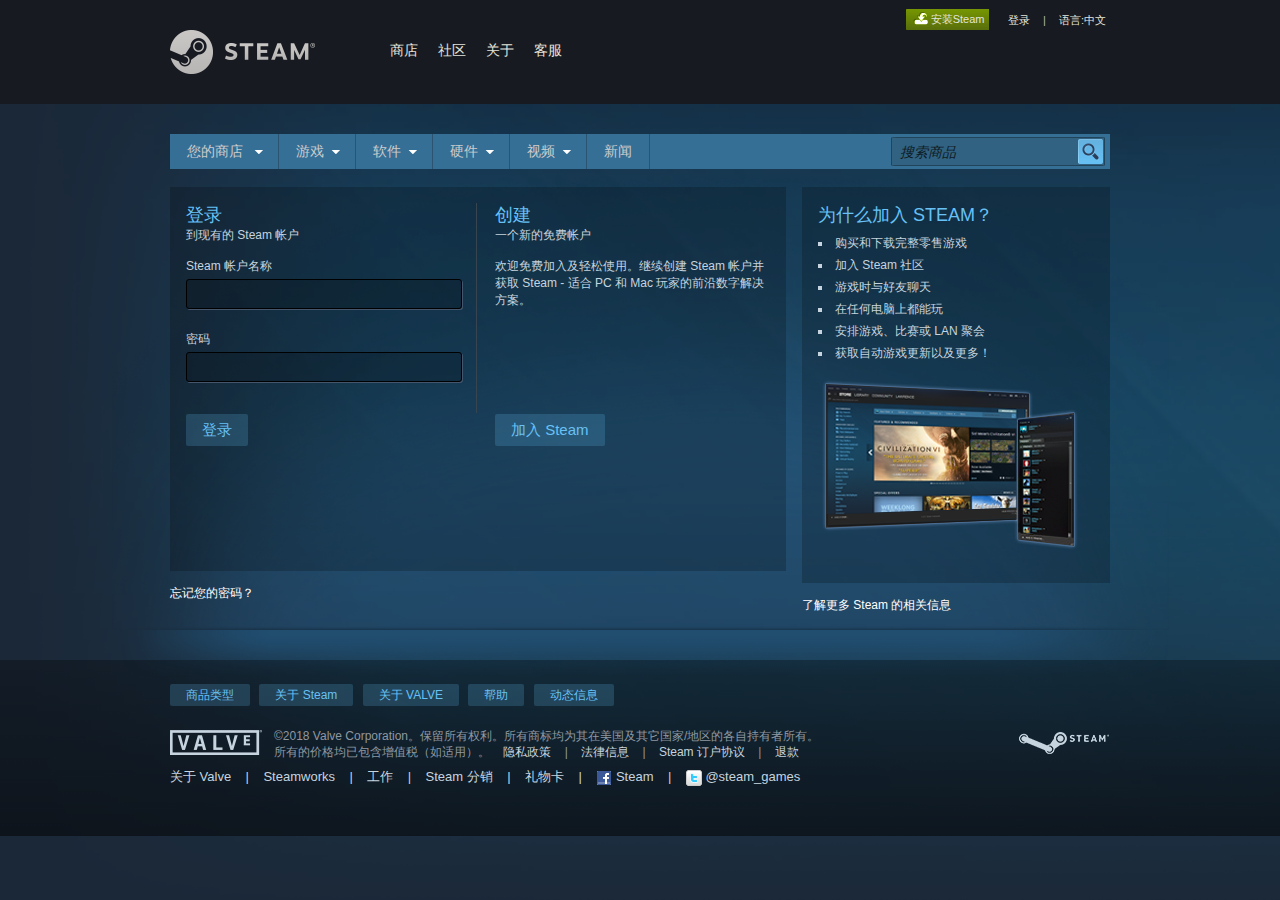
<file: Steam注册页.html>
<!doctype html>
<html lang="en">
<head>
	<meta charset="UTF-8">
	<title>Steam 登录</title>
	<link rel="stylesheet" type="text/css" href="steam.css">
</head>
<body>
	<div class="global_header">
		<div class="content move">
			<a class="logo" href="#"><img src="img/globalheader_logo.png"></a>
			<ul class="container">
				<li class="menuitem">
					<a href="#">商店</a>
					<div class="supernav supernav1 ">
						<div class="submenu1">
							<a href="#">精选</a>
							<a href="#">探索</a>
							<a href="#">鉴赏家</a>
							<a href="#">愿望单</a>
							<a href="#">新闻</a>
							<a href="#">统计</a>
						</div>
					</div>
				</li>
				<li class="menuitem">
					<a href="#">社区</a>
					<div class="supernav supernav2">
						<div class="submenu2">
							<a href="#">主页</a>
							<a href="#">讨论</a>
							<a href="#">创意工坊</a>
							<a href="#">市场</a>
							<a href="#">实况直播</a>
						</div>
					</div>
				</li>
				<li><a href="#">关于</a></li>
				<li><a href="#">客服</a></li>
			</ul>
			<div class="global_actions">
				<div class="header">
					<span class="header_btn"></span>
					<a class="installsteam" href="#">安装Steam</a>
				</div>
				<a href="#">登录</a>
				<span> &nbsp&nbsp|&nbsp&nbsp </span>
				<a href="#">语言:中文</a>
			</div>
		</div>
	</div>
	<div class="page_header_ctn">
		<div class="page_content">
			<ul class="store move">
				<li class="yourStore">
					<a href="#">您的商店</a>
					<span></span>
					<div class="storeHomepage storeHomepage1">
						<div class="storeNav">
							<a href="#">商店主页</a>
							<div class="hr"></div>
							<a href="#">最近查看过的</a>
							<a href="#">Steam鉴赏家</a>
							<a href="#">最近更新</a>
						</div>
					</div>
				</li>
				<li class="game">
					<a href="#">游戏</a><span></span>
					<div class="storeHomepage storeHomepage2">
						<div class="storeNav">
							<a href="#">免费游玩</a>
							<a href="#">抢先体验</a>
							<a href="#">试玩</a>
							<a href="#">虚拟现实</a>
							<a href="#">支持 Steam 控制器</a>
							<div class="hr"></div>
							<p>按类型浏览:</p>
							<a href="#">休闲</a>
							<a href="#">体育</a>
							<a href="#">冒险</a>
							<a href="#">动作</a>
							<a href="#">大型多人在线</a>
							<a href="#">模拟</a>
							<a href="#">独立</a>
							<a href="#">竞速</a>
							<a href="#">策略</a>
							<a href="#">角色扮演</a>
							<div class="hr"></div>
							<a href="#">查看热门标签</a>
							<div class="hr"></div>
							<p>按平台浏览:</p>
							<a href="#">Mac OS X</a>
							<a href="#">SteamOS + Linux</a>
						</div>
					</div>
				</li>
				<li class="software">
					<a href="#">软件</a><span></span>
					<div class="storeHomepage storeHomepage3">
						<div class="storeNav">
							<a href="#">软件中心</a>
							<div class="hr"></div>
							<a href="#">动画制作舆建模</a>
							<a href="#">实用工具</a>
							<a href="#">教育</a>
							<a href="#">游戏开发</a>
							<a href="#">照片编辑</a>
							<a href="#">网络出版</a>
							<a href="#">视频制作</a>
							<a href="#">设计与插画</a>
							<a href="#">音频制作</a>
						</div>
					</div>
				</li>
				<li class="hardware">
					<a href="#">硬件</a><span></span>
					<div class="storeHomepage storeHomepage4">
						<div class="storeNav">
							<a href="#">Steam 控制器</a>
							<a href="#">Steam 流式盒</a>
							<a href="#">Steam 主机</a>
							<a href="#">HTC Vive</a>
						</div>
					</div>
				</li>
				<li class="video">
					<a href="#">视频</a><span></span>
					<div class="storeHomepage storeHomepage5">
						<div class="storeNav">
							<a href="#">视频中心</a>
							<div class="hr"></div>
							<p>按类型浏览:</p>
							<a href="#">电影</a>
							<a href="#">剧集</a>
							<a href="#">纪录片</a>
							<a href="#">游戏</a>
							<a href="#">教程</a>
							<a href="#">短片</a>
							<div class="hr"></div>
							<p>按类型浏览:</p>
							<a href="#">动作</a>
							<a href="#">日本动画</a>
							<a href="#">欢乐</a>
							<a href="#">剧情</a>
							<a href="#">恐怖</a>
							<a href="#">科幻</a>
						</div>
					</div>
				</li>
				<li><a href="#">新闻</a></li>
				<li class="searchbox">
					<input id="search" placeholder="搜索商品">
					<a class="search" href="#"></a>
				</li>
			</ul>
			<div class="leftcol">
				<div class="checkout_box">
					<div class="loginbox Left">
						<div class="loginbox_left">
							<h2>登录</h2>
							<p>到现有的 Steam 帐户</p>
							<br>
							<div class="login_row">
								<p>Steam 帐户名称</p>
								<input type="text">
							</div>
							<div class="login_row">
								<p>密码</p>
								<input type="password">
							</div>
							<div class="btn_ctn">
								<button>登录</button>
							</div>
						</div>
						<div class="loginbox_sep"></div>
						<div class="loginbox_right">
							<h2>创建</h2>
							<p>一个新的免费帐户</p>
							<br>
							<p class="joinFree">欢迎免费加入及轻松使用。继续创建 Steam 帐户并获取 Steam - 适合 PC 和 Mac 玩家的前沿数字解决方案。</p>
							<div class="btn_ctn">
								<button>加入 Steam</button>
							</div>
						</div>
					</div>
				</div>
				<br>
				<a href="#">忘记您的密码？</a>
			</div>
			<div class="rightcol">
				<div class="checkout_box">
					<div class="loginbox Right">
						<h2>为什么加入 STEAM？</h2>
						<ul class="havelist">
							<li>购买和下载完整零售游戏</li>
							<li>加入 Steam 社区</li>
							<li>游戏时与好友聊天</li>
							<li>在任何电脑上都能玩</li>
							<li>安排游戏、比赛或 LAN 聚会</li>
							<li>获取自动游戏更新以及更多！</li>
						</ul>
						<br>
						<img src="img/why_join_preview.png">
					</div>
				</div>
				<br>
				<a href="#">了解更多 Steam 的相关信息</a>
			</div>
			<div class="clear"></div>
		</div>
	</div>
	<div class="footer bottom">
		<div class="content move">
			<div class="rule"></div>
			<ul class="footer_nav">
				<li class="menuitem">
					商品类型
					<div class="storeHomepage storeHomepage6">
						<div class="storeNav">
							<a href="#">免费游玩</a>
							<a href="#">动作</a>
							<a href="#">冒险</a>
							<a href="#">策略</a>
							<a href="#">角色扮演</a>
							<a href="#">独立</a>
							<a href="#">大型多人在线</a>
							<a href="#">休闲</a>
							<a href="#">模拟</a>
							<a href="#">竞速</a>
							<a href="#">体育</a>
							<a href="#">财务管理</a>
							<a href="#">动画制作和建模</a>
							<a href="#">音频制作</a>
							<a href="#">设计和插画</a>
							<a href="#">教育</a>
							<a href="#">照片编辑</a>
							<a href="#">软件培训</a>
							<a href="#">实用工具</a>
							<a href="#">视频制作</a>
							<a href="#">网络出版</a>
							<a href="#">抢先体验</a>
							<a href="#">色情内容</a>
							<a href="#">裸露</a>
							<a href="#">暴力</a>
							<a href="#">血腥</a>
							<a href="#">电影</a>
							<a href="#">纪录片</a>
							<a href="#">剧集</a>
							<a href="#">短片</a>
							<a href="#">教程</a>
							<a href="#">360 全景视频</a>
						</div>
					</div>
				</li>
				<li class="menuitem">
					关于 Steam
					<div class="storeHomepage storeHomepage7">
						<div class="storeNav">
							<a href="#">什么是 Steam</a>
							<a href="#">在 Steam 上送礼</a>
							<a href="#">Steam 社区</a>
						</div>
					</div>
				</li>
				<li class="menuitem">
					关于 VALVE
					<div class="storeHomepage storeHomepage8">
						<div class="storeNav">
							<a href="#">关于 Valve</a>
							<a href="#">商业解决方案</a>
							<a href="#">Steamworks</a>
							<a href="#">工作</a>
						</div>
					</div>
				</li>
				<li class="menuitem">
					帮助
					<div class="storeHomepage storeHomepage9">
						<div class="storeNav">
							<a href="#">客服</a>
							<a href="#">论坛</a>
							<a href="#">统计</a>
						</div>
					</div>
				</li>
				<li class="menuitem">
					动态信息
					<div class="storeHomepage storeHomepage10">
						<div class="storeNav">
							<a href="#"><img src="img/ico_rss2.gif"> &nbsp;Steam 新闻</a>
							<a href="#"><img src="img/ico_rss2.gif"> &nbsp;游戏发布</a>
							<a href="#"><img src="img/ico_rss2.gif"> &nbsp;每日特惠</a>
						</div>
					</div>
				</li>
			</ul>
			<br>
			<div class="rule"></div>
			<div class="footer_logo_steam"><img src="img/logo_steam_footer.png"></div>
			<div class="footer_logo"><a href="#"><img src="img/logo_valve_footer.png"></a></div>
			<div class="footer_text">
				<p>©2018 Valve Corporation。保留所有权利。所有商标均为其在美国及其它国家/地区的各自持有者所有。</p>
				<div>所有的价格均已包含增值税（如适用）。 &nbsp;&nbsp;
					<a href="#">隐私政策</a> &nbsp;&nbsp;&nbsp;|&nbsp;&nbsp;&nbsp; <a href="#">法律信息</a> &nbsp;&nbsp;&nbsp;|&nbsp;&nbsp;&nbsp; <a href="#">Steam 订户协议</a> &nbsp;&nbsp;&nbsp;|&nbsp;&nbsp;&nbsp; <a href="#">退款</a>
				</div>
			</div>
			<div classs="rule"></div>
			<div class="valve_links">
				<a href="#">关于 Valve</a> &nbsp;&nbsp;&nbsp;|&nbsp;&nbsp;&nbsp; <a href="#">Steamworks</a> &nbsp;&nbsp;&nbsp;|&nbsp;&nbsp;&nbsp; <a href="#">工作</a> &nbsp;&nbsp;&nbsp;|&nbsp;&nbsp;&nbsp; <a href="#">Steam 分销</a> &nbsp;&nbsp;&nbsp;|&nbsp;&nbsp;&nbsp; <a href="#">礼物卡</a> &nbsp;&nbsp;&nbsp;|&nbsp;&nbsp;&nbsp; <a href="#"><img src="img/ico_facebook.gif"> Steam</a> &nbsp;&nbsp;&nbsp;|&nbsp;&nbsp;&nbsp; <a href="#"><img src="img/ico_twitter.gif"> @steam_games</a>
			</div>
		</div>
	</div>
</body>
</html>
</file>
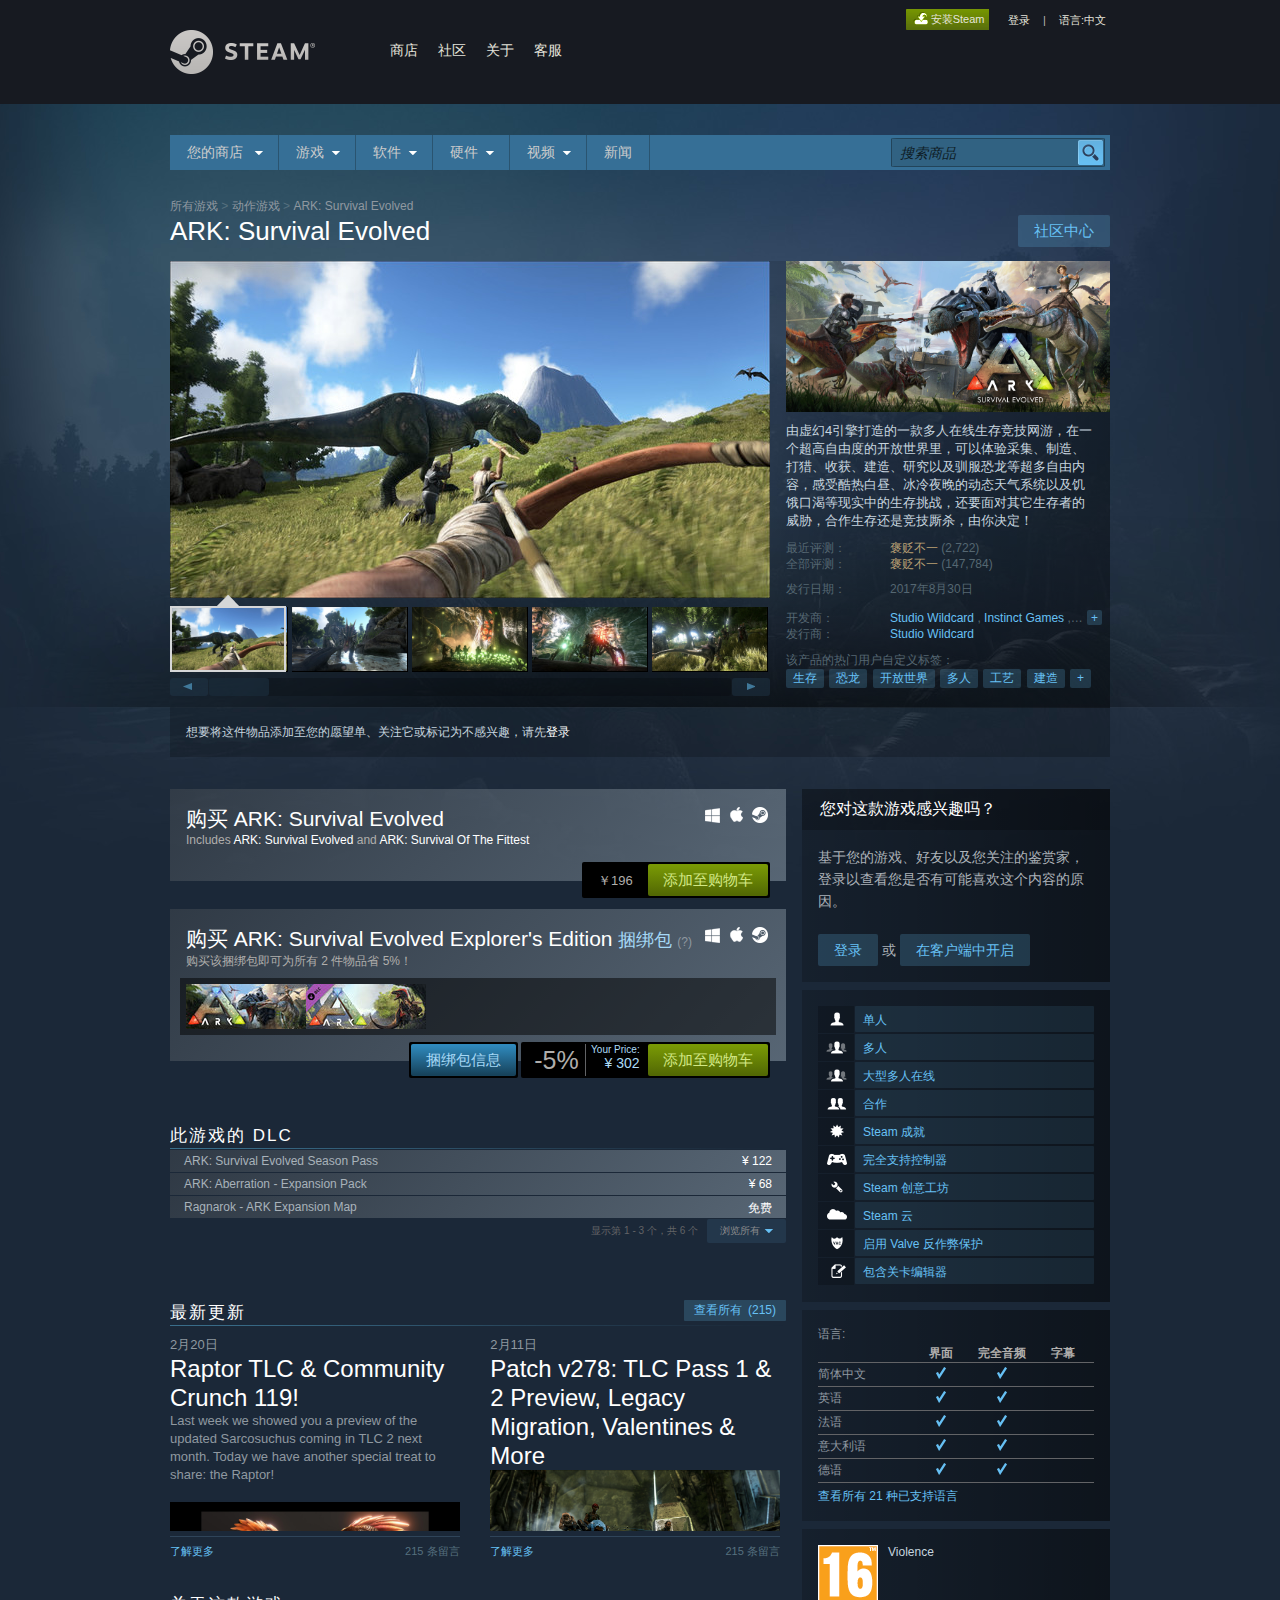
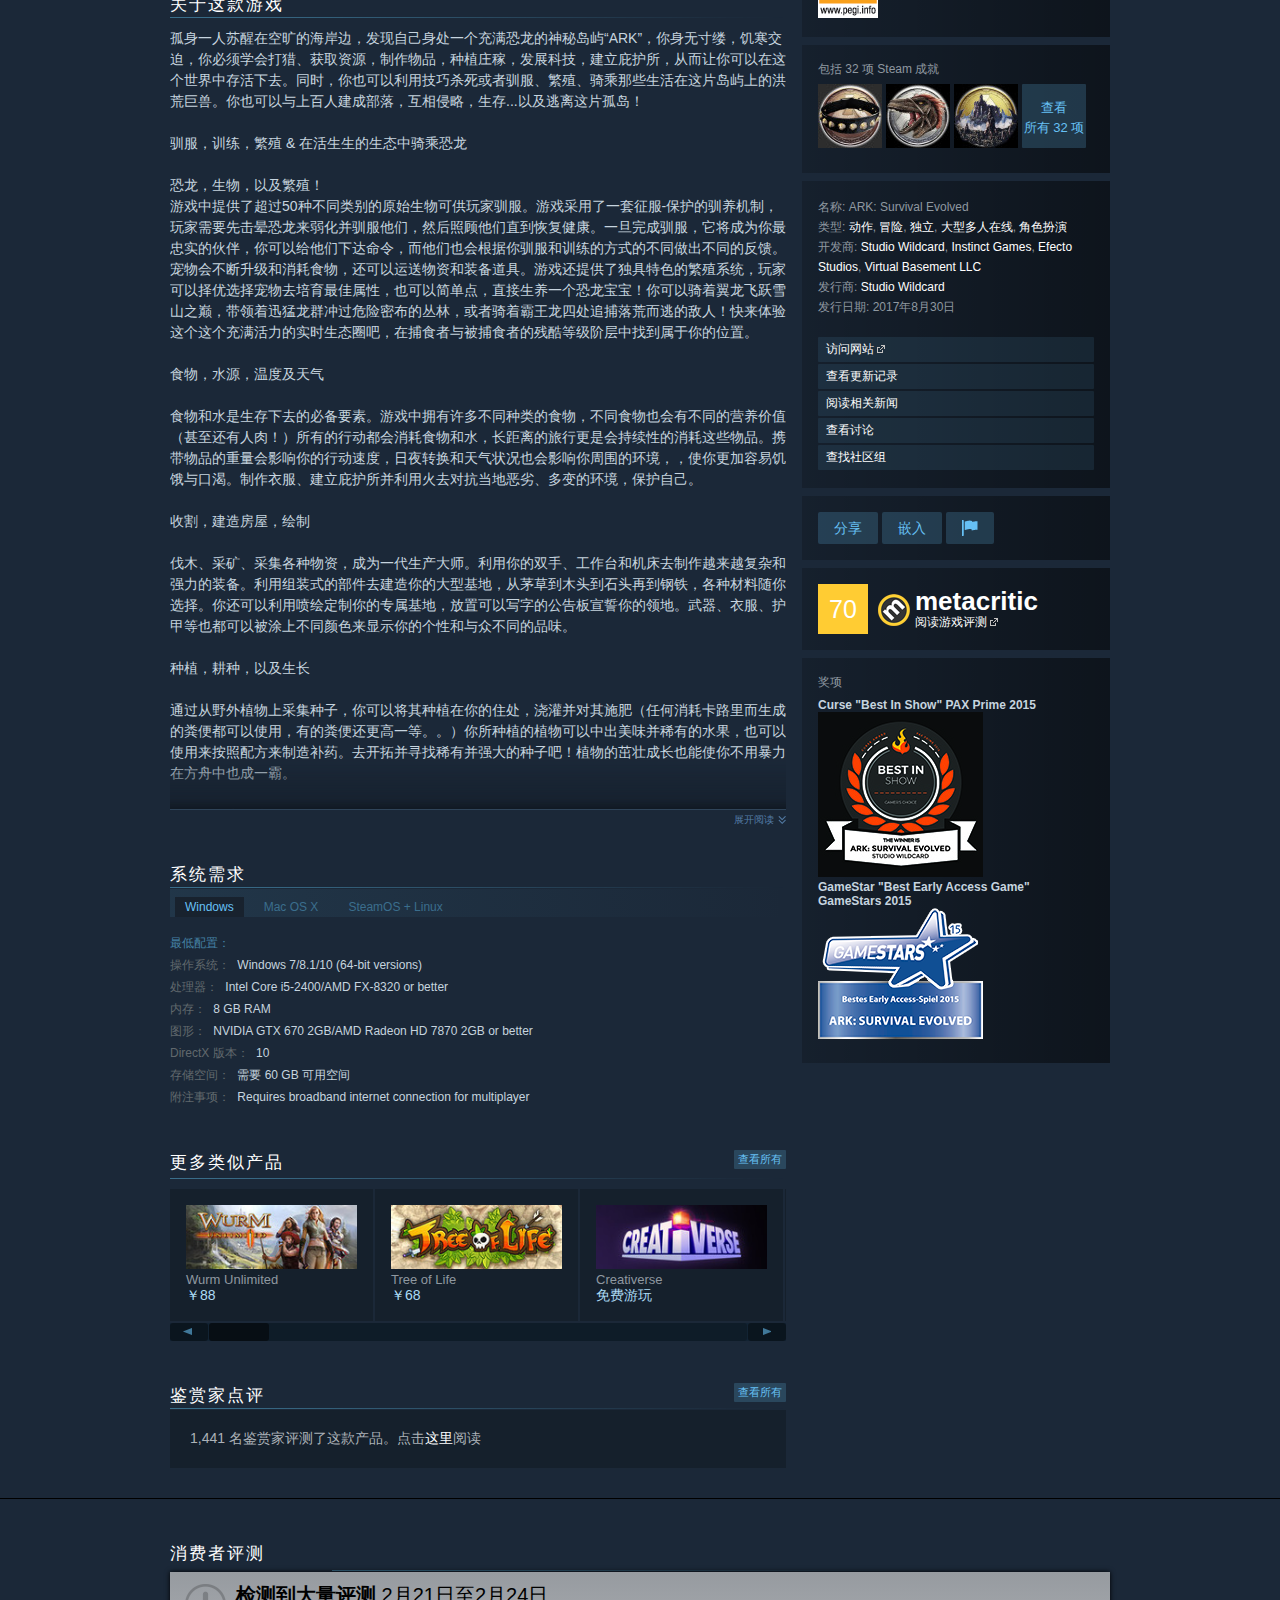
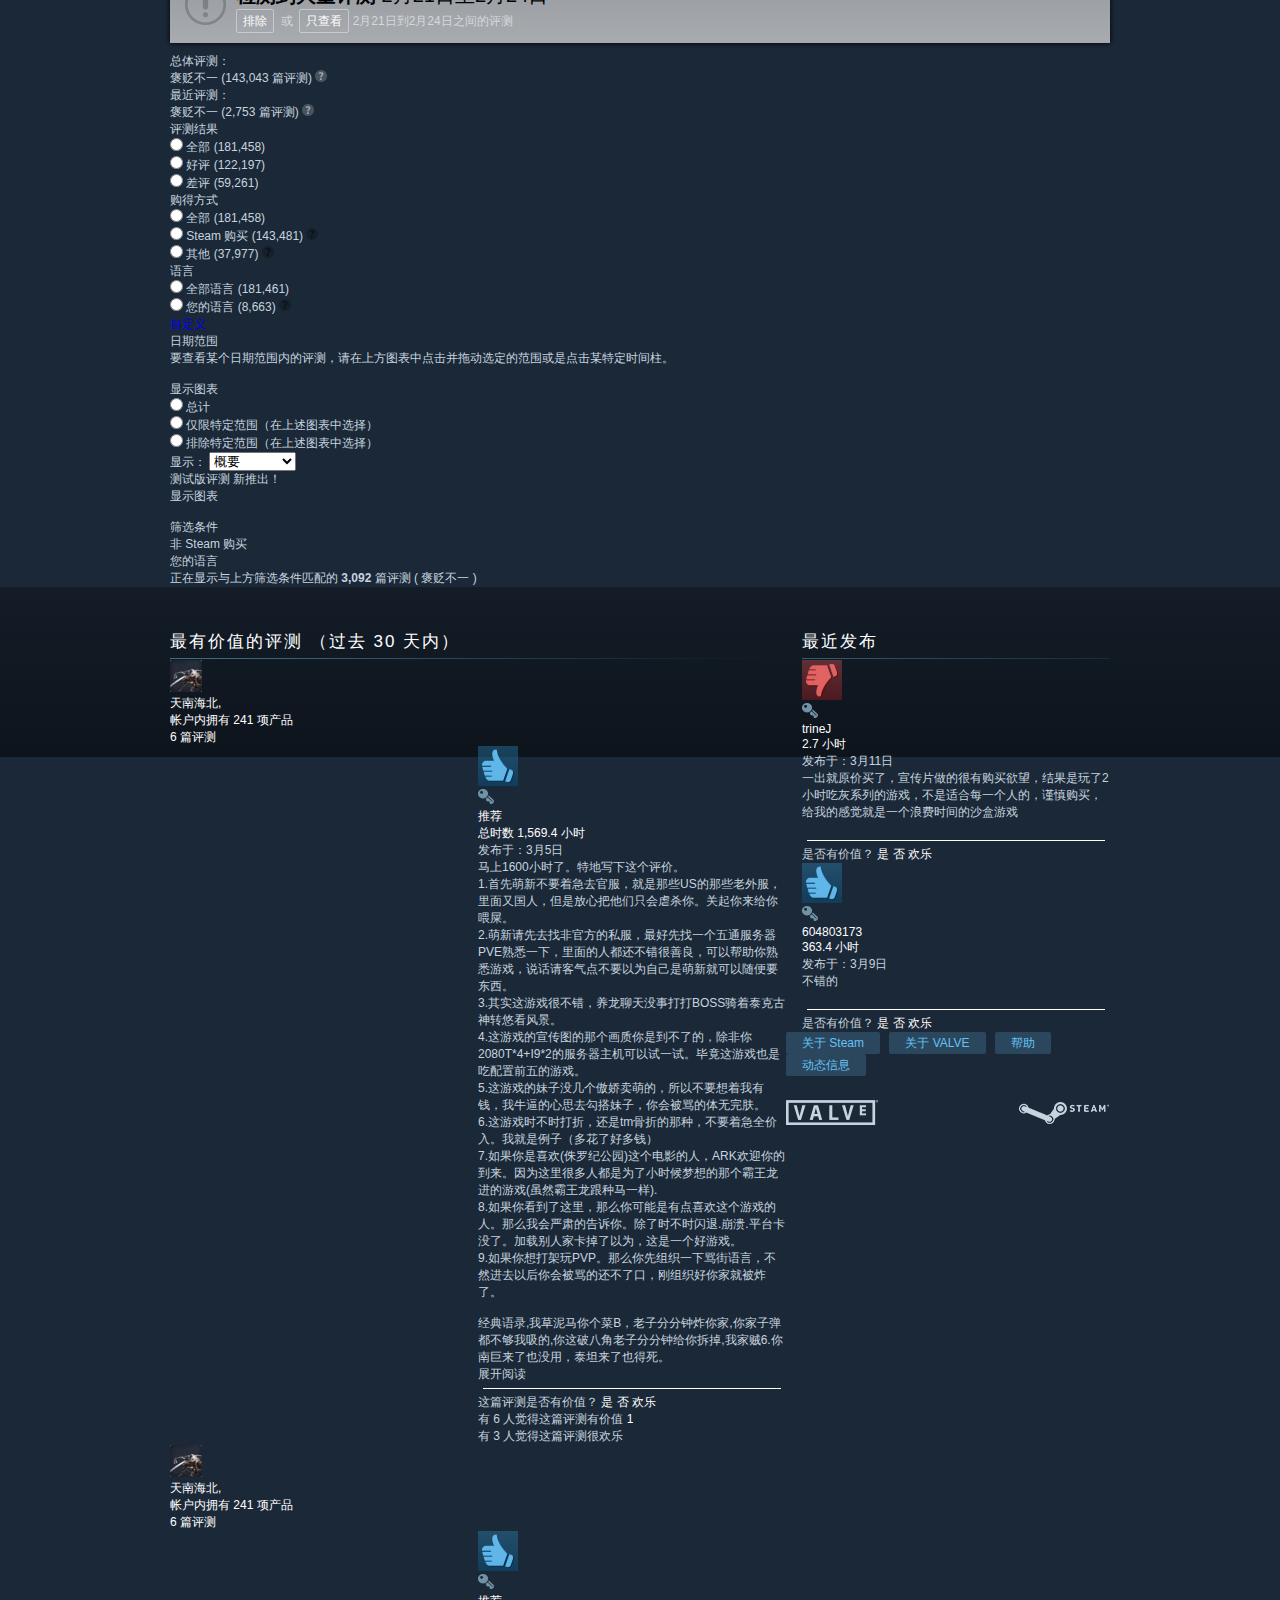
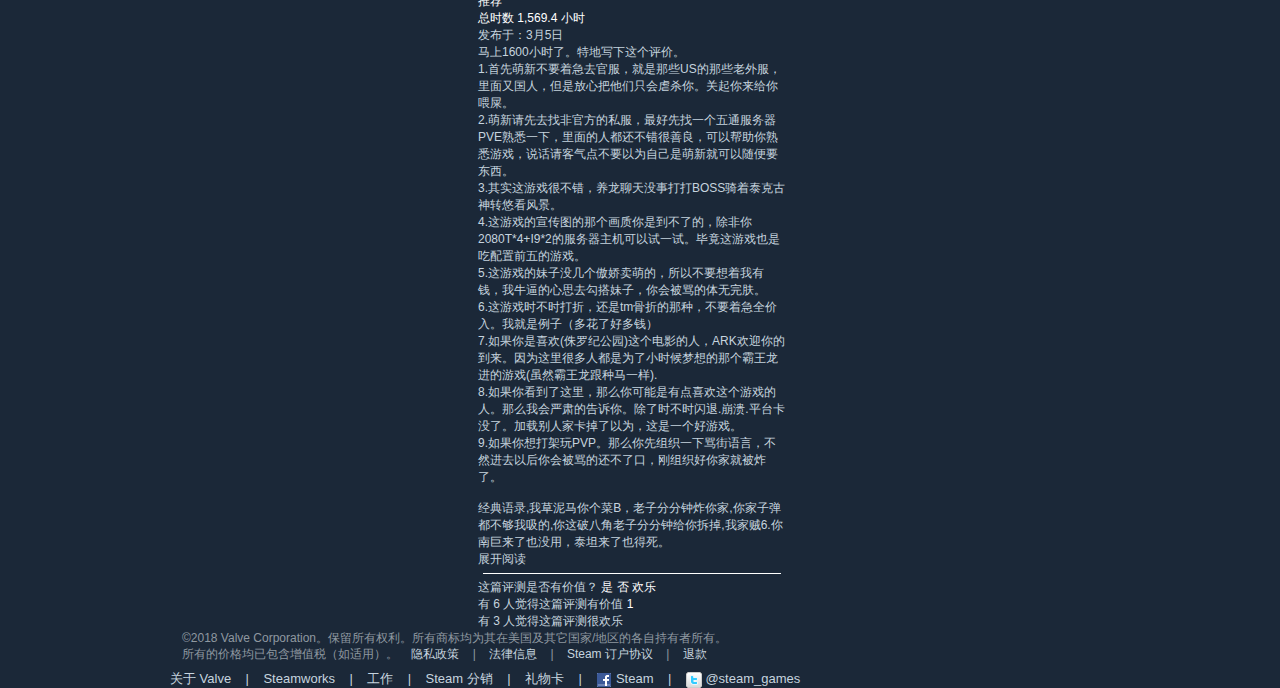
<file: Steam游戏详情页.html>
<!doctype html>
<html lang="en">
<head>
	<meta charset="UTF-8">
	<title>Steam 上的 ARK: Survival Evolved</title>
	<link rel="stylesheet" type="text/css" href="steam.css">
</head>
<body class="game_bg">
	<div class="global_header">
		<div class="content move">
			<a class="logo" href="#"><img src="img/globalheader_logo.png"></a>
			<ul class="container">
				<li class="menuitem">
					<a href="#">商店</a>
					<div class="supernav supernav1 ">
						<div class="submenu1">
							<a href="#">精选</a>
							<a href="#">探索</a>
							<a href="#">鉴赏家</a>
							<a href="#">愿望单</a>
							<a href="#">新闻</a>
							<a href="#">统计</a>
						</div>
					</div>
				</li>
				<li class="menuitem">
					<a href="#">社区</a>
					<div class="supernav supernav2">
						<div class="submenu2">
							<a href="#">主页</a>
							<a href="#">讨论</a>
							<a href="#">创意工坊</a>
							<a href="#">市场</a>
							<a href="#">实况直播</a>
						</div>
					</div>
				</li>
				<li><a href="#">关于</a></li>
				<li><a href="#">客服</a></li>
			</ul>
			<div class="global_actions">
				<div class="header">
					<span class="header_btn"></span>
					<a class="installsteam" href="#">安装Steam</a>
				</div>
				<a href="#">登录</a>
				<span> &nbsp&nbsp|&nbsp&nbsp </span>
				<a href="#">语言:中文</a>
			</div>
		</div>
	</div>
	<div class="game_page_background">
		<div class="page_content move">
			<ul class="store move">
				<li class="yourStore">
					<a href="#">您的商店</a>
					<span></span>
					<div class="storeHomepage storeHomepage1">
						<div class="storeNav">
							<a href="#">商店主页</a>
							<div class="hr"></div>
							<a href="#">最近查看过的</a>
							<a href="#">Steam鉴赏家</a>
							<a href="#">最近更新</a>
						</div>
					</div>
				</li>
				<li class="game">
					<a href="#">游戏</a><span></span>
					<div class="storeHomepage storeHomepage2">
						<div class="storeNav">
							<a href="#">免费游玩</a>
							<a href="#">抢先体验</a>
							<a href="#">试玩</a>
							<a href="#">虚拟现实</a>
							<a href="#">支持 Steam 控制器</a>
							<div class="hr"></div>
							<p>按类型浏览:</p>
							<a href="#">休闲</a>
							<a href="#">体育</a>
							<a href="#">冒险</a>
							<a href="#">动作</a>
							<a href="#">大型多人在线</a>
							<a href="#">模拟</a>
							<a href="#">独立</a>
							<a href="#">竞速</a>
							<a href="#">策略</a>
							<a href="#">角色扮演</a>
							<div class="hr"></div>
							<a href="#">查看热门标签</a>
							<div class="hr"></div>
							<p>按平台浏览:</p>
							<a href="#">Mac OS X</a>
							<a href="#">SteamOS + Linux</a>
						</div>
					</div>
				</li>
				<li class="software">
					<a href="#">软件</a><span></span>
					<div class="storeHomepage storeHomepage3">
						<div class="storeNav">
							<a href="#">软件中心</a>
							<div class="hr"></div>
							<a href="#">动画制作舆建模</a>
							<a href="#">实用工具</a>
							<a href="#">教育</a>
							<a href="#">游戏开发</a>
							<a href="#">照片编辑</a>
							<a href="#">网络出版</a>
							<a href="#">视频制作</a>
							<a href="#">设计与插画</a>
							<a href="#">音频制作</a>
						</div>
					</div>
				</li>
				<li class="hardware">
					<a href="#">硬件</a><span></span>
					<div class="storeHomepage storeHomepage4">
						<div class="storeNav">
							<a href="#">Steam 控制器</a>
							<a href="#">Steam 流式盒</a>
							<a href="#">Steam 主机</a>
							<a href="#">HTC Vive</a>
						</div>
					</div>
				</li>
				<li class="video">
					<a href="#">视频</a><span></span>
					<div class="storeHomepage storeHomepage5">
						<div class="storeNav">
							<a href="#">视频中心</a>
							<div class="hr"></div>
							<p>按类型浏览:</p>
							<a href="#">电影</a>
							<a href="#">剧集</a>
							<a href="#">纪录片</a>
							<a href="#">游戏</a>
							<a href="#">教程</a>
							<a href="#">短片</a>
							<div class="hr"></div>
							<p>按类型浏览:</p>
							<a href="#">动作</a>
							<a href="#">日本动画</a>
							<a href="#">欢乐</a>
							<a href="#">剧情</a>
							<a href="#">恐怖</a>
							<a href="#">科幻</a>
						</div>
					</div>
				</li>
				<li><a href="#">新闻</a></li>
				<li class="searchbox">
					<input id="search" placeholder="搜索商品">
					<a class="search" href="#"></a>
				</li>
			</ul>
			<div class="breadcrumbs">
				<a href="#">所有游戏</a> > 
				<a href="#">动作‎游戏</a> > 
				<a href="#">ARK: Survival Evolved</a>
			</div>
			<div class="apphub_HeaderStandardTop">
				<div class="apphub_AppName">ARK: Survival Evolved</div>
				<div class="apphub_OtherSiteInfo">
					<a href="#">
						<button>社区中心</button>
					</a>
				</div>
			</div>
		</div>
		<div class="block">
			<div class="game_background_glow">
				<div class="page_content">
					<div class="block_content">
						<div class="leftcol">
							<div class="highlight">
								<div class="highlight_player_area" style="left:0;">
									<div class="scheme focus">
										<a href="#">
											<img src="img/ss_2fd997a2f7151cb2187043a1f41589cc6a9ebf3a.600x338.jpg">
										</a>
									</div>
									<div class="scheme">
										<a href="#">
											<img src="img/ss_01cbef83fe28d64ee5a3d39a86043fb1e49abd31.600x338.jpg">
										</a>
									</div>
									<div class="scheme">
										<a href="#">
											<img src="img/ss_164a92a53f9bcbb728b391fc0719f9769c2e1249.600x338.jpg">
										</a>
									</div>
									<div class="scheme">
										<a href="#">
											<img src="img/ss_46778c08a1a5ac5bdbaf8a5bf844fa666f66a14b.600x338.jpg">
										</a>
									</div>
									<div class="scheme">
										<a href="#">
											<img src="img/ss_ffe9f0e2e23892f3bb6188e5a3eed0f60a08baf4.600x338.jpg">
										</a>
									</div>
									<div class="scheme">
										<a href="#">
											<img src="img/ss_cada382a940c062a1a5244db8da1326de55ddeae.600x338.jpg">
										</a>
									</div>
									<div class="scheme">
										<a href="#">
											<img src="img/ss_1a7f5508e5384a759ccc83fa484db04513213698.600x338.jpg">
										</a>
									</div>
									<div class="scheme">
										<a href="#">
											<img src="img/ss_ffd48da603fa700d10738ae4ee44ce2b9113cb64.600x338.jpg">
										</a>
									</div>
									<div class="scheme">
										<a href="#">
											<img src="img/ss_7f9c3429b86d65cd63beed4597a23148d7cadf08.600x338.jpg">
										</a>
									</div>
									<div class="scheme">
										<a href="#">
											<img src="img/ss_fb806797fb216cad733dc70a3fc732134442b1e6.600x338.jpg">
										</a>
									</div>
									<div class="scheme">
										<a href="#">
											<img src="img/ss_f72af9a68df60b7299b13f07b8165c71b8eac2aa.600x338.jpg">
										</a>
									</div>
									<div class="scheme">
										<a href="#">
											<img src="img/ss_1e494e45758b4dd3323b1c359047aaaa5be101d5.600x338.jpg">
										</a>
									</div>
									<div class="scheme">
										<a href="#">
											<img src="img/ss_5d60317fff984fcd8d8a7bee9c51f8e0729f7e8f.600x338.jpg">
										</a>
									</div>
									<div class="scheme">
										<a href="#">
											<img src="img/ss_3dc2a30d50dc7f90a063dfdf522d33365531ee45.600x338.jpg">
										</a>
									</div>
									<div class="scheme">
										<a href="#">
											<img src="img/ss_b6e12f80b762779d72429b81f09cc1bff3a04502.600x338.jpg">
										</a>
									</div>
									<div class="scheme">
										<a href="#">
											<img src="img/ss_5cd31fadb3bf000f48dd7d15dfcdaabe3adfa143.600x338.jpg">
										</a>
									</div>
									<div class="scheme">
										<a href="#">
											<img src="img/ss_d2167e4dfbaba128a1ff913fbe6dd17a1e500afb.600x338.jpg">
										</a>
									</div>
									<div class="scheme">
										<a href="#">
											<img src="img/ss_99814e21d5079b9f614833666fa5f083e836ae97.600x338.jpg">
										</a>
									</div>
									<div class="scheme">
										<a href="#">
											<img src="img/ss_120e315aa92fbbdd2f41b755308f9c3294aac4f8.600x338.jpg">
										</a>
									</div>
								</div>
								<div class="highlight_strip">
									<div class="highlight_strip_scroll" style="left:0;">
										<div class="highlight_selector" style="left:0;"></div>
										<div class="highlight_item">
											<img src="img/ss_2fd997a2f7151cb2187043a1f41589cc6a9ebf3a.600x338.jpg">
										</div>
										<div class="highlight_item">
											<img src="img/ss_01cbef83fe28d64ee5a3d39a86043fb1e49abd31.600x338.jpg">
										</div>
										<div class="highlight_item">
											<img src="img/ss_164a92a53f9bcbb728b391fc0719f9769c2e1249.600x338.jpg">
										</div>
										<div class="highlight_item">
											<img src="img/ss_46778c08a1a5ac5bdbaf8a5bf844fa666f66a14b.600x338.jpg">
										</div>
										<div class="highlight_item">
											<img src="img/ss_ffe9f0e2e23892f3bb6188e5a3eed0f60a08baf4.600x338.jpg">
										</div>
										<div class="highlight_item">
											<img src="img/ss_cada382a940c062a1a5244db8da1326de55ddeae.600x338.jpg">
										</div>
										<div class="highlight_item">
											<img src="img/ss_1a7f5508e5384a759ccc83fa484db04513213698.600x338.jpg">
										</div>
										<div class="highlight_item">
											<img src="img/ss_ffd48da603fa700d10738ae4ee44ce2b9113cb64.600x338.jpg">
										</div>
										<div class="highlight_item">
											<img src="img/ss_7f9c3429b86d65cd63beed4597a23148d7cadf08.600x338.jpg">
										</div>
										<div class="highlight_item">
											<img src="img/ss_fb806797fb216cad733dc70a3fc732134442b1e6.600x338.jpg">
										</div>
										<div class="highlight_item">
											<img src="img/ss_f72af9a68df60b7299b13f07b8165c71b8eac2aa.600x338.jpg">
										</div>
										<div class="highlight_item">
											<img src="img/ss_1e494e45758b4dd3323b1c359047aaaa5be101d5.600x338.jpg">
										</div>
										<div class="highlight_item">
											<img src="img/ss_5d60317fff984fcd8d8a7bee9c51f8e0729f7e8f.600x338.jpg">
										</div>
										<div class="highlight_item">
											<img src="img/ss_3dc2a30d50dc7f90a063dfdf522d33365531ee45.600x338.jpg">
										</div>
										<div class="highlight_item">
											<img src="img/ss_b6e12f80b762779d72429b81f09cc1bff3a04502.600x338.jpg">
										</div>
										<div class="highlight_item">
											<img src="img/ss_5cd31fadb3bf000f48dd7d15dfcdaabe3adfa143.600x338.jpg">
										</div>
										<div class="highlight_item">
											<img src="img/ss_d2167e4dfbaba128a1ff913fbe6dd17a1e500afb.600x338.jpg">
										</div>
										<div class="highlight_item">
											<img src="img/ss_99814e21d5079b9f614833666fa5f083e836ae97.600x338.jpg">
										</div>
										<div class="highlight_item">
											<img src="img/ss_120e315aa92fbbdd2f41b755308f9c3294aac4f8.600x338.jpg">
										</div>
									</div>
								</div>
								<div class="slider_ctn">
									<div class="slider_left">
										<span></span>
									</div>
									<div class="slider">
										<div class="handle" style="left:0;"></div>
									</div>
									<div class="slider_right">
										<span></span>
									</div>
								</div>
							</div>
						</div>
						<div class="rightcol">
							<div class="game_header_image_ctn">
								<img src="img/header (1).jpg">
							</div>
							<p class="game_description_snippet">由虚幻4引擎打造的一款多人在线生存竞技网游，在一个超高自由度的开放世界里，可以体验采集、制造、打猎、收获、建造、研究以及驯服恐龙等超多自由内容，感受酷热白昼、冰冷夜晚的动态天气系统以及饥饿口渴等现实中的生存挑战，还要面对其它生存者的威胁，合作生存还是竞技厮杀，由你决定！</p>
							<div class="user_reviews">
								<div class="user_reviews_summary_row">
									<div class="subtitle">最近评测：</div>
									<div class="summary">
										<span>褒贬不一</span> (2,722)
									</div>
									<div class="store_tooltip">过去 30 天内的 2,725 篇用户评测中有 69% 为好评。</div>
								</div>
								<div class="user_reviews_summary_row">
									<div class="subtitle">全部评测：</div>
									<div class="summary">
										<span>褒贬不一</span> (147,784)
									</div>
									<div class="store_tooltip">142,789 篇用户的游戏评测中有 68% 为好评。</div>
								</div>
								<div class="dev_row date">
									<div class="subtitle">发行日期：</div>
									<div class="summary">
										2017年8月30日
									</div>
								</div>
								<div class="dev_row">
									<div class="subtitle">开发商：</div>
									<div class="summary">
										<a href="#">Studio Wildcard</a> , 
										<a href="#">Instinct Games</a> ,
										<a href="#">Efecto Studios</a> ,
										<a href="#">Virtual Basement LLC</a>
									</div>
									<div class="more_btn">+</div>
								</div>
								<div class="dev_row">
									<div class="subtitle">发行商：</div>
									<div class="summary">
										<a href="#">Studio Wildcard</a>
									</div>
								</div>
							</div>
							<div class="glance_tags_ctn">
								<div>该产品的热门用户自定义标签：</div>
								<div class="glance_tags">
									<a href="#">生存</a>
									<a href="#">恐龙</a>
									<a href="#">开放世界</a>
									<a href="#">多人</a>
									<a href="#">工艺</a>
									<a href="#">建造</a>
									<div class="app_tag">+</div>
								</div>
							</div>
						</div>
						<div class="clear"></div>
					</div>
				</div>
			</div>
			<div class="page_content">
				<div class="queue_ctn">
					<div class="queue_actions_ctn">
						<p>想要将这件物品添加至您的愿望单、关注它或标记为不感兴趣，请先<a href="#">登录</a>
						</p>
					</div>
				</div>
			</div>
		</div>
		<div class="page_content">
			<div class="leftcol game_meta_data">
				<div class="game_area_purchase_game_wrapper">
					<div class="game_area_purchase_game">
						<div class="game_area_purchase_platform">
							<span class="win"></span>
							<span class="mac"></span>
							<span class="linux"></span>
						</div>
						<h1>购买 ARK: Survival Evolved</h1>
						<p>Includes <a href="#">ARK: Survival Evolved</a> and <a href="#">ARK: Survival Of The Fittest</a></p>
						<div class="game_purchase_action">
							<div class="game_purchase_action_bg">
								<div class="game_purchase_price">￥196</div>
								<div class="btn_addtocart">
									<a href="#">添加至购物车</a>
								</div>
							</div>
						</div>
					</div>
				</div>
				<div class="game_area_purchase_game_wrapper">
					<div class="game_area_purchase_game">
						<div class="game_area_purchase_platform">
							<span class="win"></span>
							<span class="mac"></span>
							<span class="linux"></span>
						</div>
						<h1>购买 ARK: Survival Evolved Explorer's Edition
							<span class="bundle_label"> 捆绑包 </span>
							<span class="bundle_label_tooltip"> (?) </span>
						</h1>
						<p>购买该捆绑包即可为所有 2 件物品省 5%！</p>
						<div class="bundle_contents_preview">
							<a href="#">
								<img src="img/capsule_sm_120.jpg">
							</a>
							<a href="#">
								<img src="img/capsule_sm_120 (1).jpg">
							</a>
						</div>
						<div class="game_purchase_action">
							<div class="game_purchase_action_bg">
								<a class="btn_medium" href="#">捆绑包信息</a>
							</div>
							<div class="game_purchase_action_bg">
								<div class="game_purchase_discount">
									<div class="bundle_base_discount">-5%</div>
									<div class="discount_prices">
										<div class="discount_final_price">
											<div class="your_price_label">Your Price:</div><div>¥ 302</div>
										</div>
									</div>
								</div>
								<div class="btn_addtocart">
									<a href="#">添加至购物车</a>
								</div>
							</div>
						</div>
					</div>
				</div>
				<div class="game_area_dlc_section">
					<h2>此游戏的 DLC</h2>
					<div class="game_area_dlc_list">
						<div class="gameDlcBlocks focus">
							<a href="#">
								<div>ARK: Survival Evolved Season Pass<span>¥ 122</span></div>
							</a>
							<a href="#">
								<div>ARK: Aberration - Expansion Pack<span>¥ 68</span></div>
							</a>
							<a href="#">
								<div>Ragnarok - ARK Expansion Map<span>免费</span></div>
							</a>
						</div>
						<div class="gameDlcBlocks">
							<a href="#">
								<div>ARK: Survival Evolved Season Pass<span>¥ 122</span></div>
							</a>
							<a href="#">
								<div>ARK: Aberration - Expansion Pack<span>¥ 68</span></div>
							</a>
							<a href="#">
								<div>Ragnarok - ARK Expansion Map<span>免费</span></div>
							</a>
						</div>
						<div class="gameDlcBlocks">
							<a href="#">
								<div>ARK: Survival Evolved Season Pass<span>¥ 122</span></div>
							</a>
							<a href="#">
								<div>ARK: Aberration - Expansion Pack<span>¥ 68</span></div>
							</a>
							<a href="#">
								<div>Ragnarok - ARK Expansion Map<span>免费</span></div>
							</a>
						</div>
						<div class="dlc_footer">
							<div class="dlc_footer_element">
								<span>浏览所有</span>
							</div>
							<div>显示第 1 - 3 个，共 6 个</div>
						</div>
						<div class="game_purchase">
							<div class="game_purchase_action_bg">
								<div class="game_purchase_price">￥290</div>
								<div class="btn_addtocart">
									<a href="#">将所有 DLC 添加至购物车</a>
								</div>
							</div>
						</div>
					</div>
				</div>
				<div class="purchase_area_spacer"></div>
				<div class="early_access_announcements">
					<h2>最新更新<a href="#">查看所有<em>(215)</em></a></h2>
					<div class="post">
						<div class="contain">
							<p>2月20日</p>
							<h1><a href="#">Raptor TLC & Community Crunch 119!</a></h1>
							<div>Last week we showed you a preview of the updated Sarcosuchus coming in TLC 2 next month. Today we have another special treat to share: the Raptor!</div>
							<br>
							<a href="#"><img src="img/1519096925_Raptor (1).jpg"></a>
						</div>
						<div class="hr"></div>
						<span class="comments">215 条留言</span>
						<a class="more" href="#">了解更多</a>
					</div>
					<div class="divider"></div>
					<div class="post">
						<div class="contain">
							<p>2月11日</p>
							<h1><a href="#">Patch v278: TLC Pass 1 & 2 Preview, Legacy Migration, Valentines & More</a></h1>
							<a href="#"><img src="img/1518293752_4.jpg"></a>
						</div>
						<div class="hr"></div>
						<span class="comments">215 条留言</span>
						<a class="more" href="#">了解更多</a>
					</div>
				</div>
				<div class="game_page_autocollapse_ctn">
					<div class="game_page_autocollapse">
						<div class="game_area_description">
							<h2>关于这款游戏</h2>
							<p>孤身一人苏醒在空旷的海岸边，发现自己身处一个充满恐龙的神秘岛屿“ARK”，你身无寸缕，饥寒交迫，你必须学会打猎、获取资源，制作物品，种植庄稼，发展科技，建立庇护所，从而让你可以在这个世界中存活下去。同时，你也可以利用技巧杀死或者驯服、繁殖、骑乘那些生活在这片岛屿上的洪荒巨兽。你也可以与上百人建成部落，互相侵略，生存...以及逃离这片孤岛！</p>
							<br>
							<p>驯服，训练，繁殖 & 在活生生的生态中骑乘恐龙</p>
							<br>
							<p>恐龙，生物，以及繁殖！</p>
							<p>游戏中提供了超过50种不同类别的原始生物可供玩家驯服。游戏采用了一套征服-保护的驯养机制，玩家需要先击晕恐龙来弱化并驯服他们，然后照顾他们直到恢复健康。一旦完成驯服，它将成为你最忠实的伙伴，你可以给他们下达命令，而他们也会根据你驯服和训练的方式的不同做出不同的反馈。宠物会不断升级和消耗食物，还可以运送物资和装备道具。游戏还提供了独具特色的繁殖系统，玩家可以择优选择宠物去培育最佳属性，也可以简单点，直接生养一个恐龙宝宝！你可以骑着翼龙飞跃雪山之巅，带领着迅猛龙群冲过危险密布的丛林，或者骑着霸王龙四处追捕落荒而逃的敌人！快来体验这个这个充满活力的实时生态圈吧，在捕食者与被捕食者的残酷等级阶层中找到属于你的位置。</p>
							<br>
							<p>食物，水源，温度及天气</p>
							<br>
							<p>食物和水是生存下去的必备要素。游戏中拥有许多不同种类的食物，不同食物也会有不同的营养价值（甚至还有人肉！）所有的行动都会消耗食物和水，长距离的旅行更是会持续性的消耗这些物品。携带物品的重量会影响你的行动速度，日夜转换和天气状况也会影响你周围的环境，，使你更加容易饥饿与口渴。制作衣服、建立庇护所并利用火去对抗当地恶劣、多变的环境，保护自己。</p>
							<br>
							<p>收割，建造房屋，绘制</p>
							<br>
							<p>伐木、采矿、采集各种物资，成为一代生产大师。利用你的双手、工作台和机床去制作越来越复杂和强力的装备。利用组装式的部件去建造你的大型基地，从茅草到木头到石头再到钢铁，各种材料随你选择。你还可以利用喷绘定制你的专属基地，放置可以写字的公告板宣誓你的领地。武器、衣服、护甲等也都可以被涂上不同颜色来显示你的个性和与众不同的品味。</p>
							<br>
							<p>种植，耕种，以及生长</p>
							<br>
							<p>通过从野外植物上采集种子，你可以将其种植在你的住处，浇灌并对其施肥（任何消耗卡路里而生成的粪便都可以使用，有的粪便还更高一等。。）你所种植的植物可以中出美味并稀有的水果，也可以使用来按照配方来制造补药。去开拓并寻找稀有并强大的种子吧！植物的茁壮成长也能使你不用暴力在方舟中也成一霸。</p>
							<br>
							<p>召唤最终生命体</p>
							<br>
							<p>你可以携带圣物去岛上特殊的召唤地点唤醒方舟中的神秘生物，这些神秘生物都有强大的攻击性，他们为游戏中最强大的部落和宠物提供了终极的成就和目标，一旦击杀他们，这些部落和宠物也将收获丰富的奖励。</p>
							<br>
							<p>部落系统</p>
							<br>
							<p>与你的朋友们一起创建一个部落，这样你所有所驯化的生物也都可以被你盟友所运用。你的部落同盟也可以通过你家中复活点进行复活。同时，将你的部落盟友提升至更高的级别可以使你免去些管理上的重担。将关键物品及暗号分配出去来建设你的部落吧。</p>
							<br>
							<p>角色扮演式的成长体系</p>
							<br>
							<p>所有物品都需依照蓝图来进行制作――蓝图有着多样的数据统计和质量，并会对资源有着一定要求。更加偏远及残酷的位置拥有者更上乘的资源：包括最高的山脉，最黑的洞穴，最深的海洋！你可以通过各种行为来升级你的角色，升级你所驯化的生物，或学习新的“记忆印记”来不用蓝图便制造物品。你还可以通过角色的头发，眼睛以及肤色来个性化自己。</p>
							<br>
							<p>超硬核的游戏模式</p>
							<br>
							<p>任何你制作的物品都有个耐久度，如果不对其进行修复便会耗尽。当你离开游戏时，你的角色会在这永久运行的世界中陷入沉睡。你的物品会被安置在货箱中或角色的身上。任何事物可以被捡起，偷窃；因此，你必须建起一定的安全措施，或建造建筑，或安排生物看守。死亡是永久的，同时，你也可以被打晕，抓捕，并强迫其他玩家食用；还可以对其抽血，将其粪便用以施肥，甚至将其作为你宠物的食料！</p>
							<br>
							<p>探索及发现</p>
							<br>
							<p>方舟的神秘性在它令人敬畏又极其壮观的环境，包含了众多自然及非自然的世界构造，地上地下及水下的庞大世界。一旦你对这个世界进行了相应的探索，你会发现你的探索日记会及时的在游戏中更新。这些日记是由ARK世界中的先人所写，详细的记录着各种生物以及ARK这个世界的背景故事。拓展你的ARK日记，记录下你感兴趣的地点，甚至可以制作出罗盘或GPS来给其他玩家来提供帮助。你在游戏中可以与其他玩家进行文字或语音聊天，亦或长距离的无线方式。绘制属于你的标志牌来引导或迷惑其他的玩家...以及...到了最后，你如何来对抗这个ARK世界的造世主？一个明确的游戏结局早已被安排好。</p>
							<br>
							<p>庞大世界的永恒观及超级宇宙观</p>
							<br>
							<p>在超过100个角色服务器上，你的角色，你所建造的所有建筑，你所驯化的生物，将会在你离开游戏时依旧存在。在Steam中，你可以通过连接方尖碑并上传（或下载）你的数据来将你的角色及物品在ARK的网络里进行转移！每一个方舟的世界将会不同于上一个，你可以留下你在这片土地上的足迹并踏上征途--特殊的官方ARK主题将会在特定有限的时间内在世界地图中显示出来，同时还会产生多样的限时物品！</p>
							<br>
							<p>Steam平台mod支持</p>
							<br>
							<p>你可以选择游玩单人游戏，并将你在非官方服务器上的角色物品带入多人游戏模式。对在Steam上对游戏添加mod可以对虚拟引擎4的编辑器进行个性化。你可以看我们们是如何利用自己的地图来创造出ARK世界来作为一个范例。主导你的服务器并创建属于你自己的ARK吧，我们十分期待你能创造出多么别样的世界！</p>
							<br>
							<p>高端次时代视觉体验</p>
							<br>
							<p>在特别定制的虚拟引擎4的帮助下，方舟将世界内各种生物的影像注入了新的生命，使它们在游戏中栩栩如生，并同时包含了全动态亮度及世界照明，天气系统，（雨，雾，雪，等等），如同现实般的模拟云彩体积的系统，以及最新版DirectX11和DirectX12 渲染技术。游戏内的音乐由“Ori and the Blind Fores” 创作者，获奖作曲家Gareth Coker完成!</p>
						</div>
					</div>
					<div class="game_page_autocollapse_fade">
						<div class="game_page_autocollapse_readmore">展开阅读</div>
					</div>
				</div>
				<div class="game_page_autocollapse_ctn">
					<div class="game_page_autocollapse sys_req">
						<h2>系统需求</h2>
						<ul class="sysreq_tabs">
							<li class="active">Windows</li>
							<li>Mac OS X</li>
							<li>SteamOS + Linux</li>
						</ul>
						<div class="sysreq_contents">
							<div class="game_area_sys_req focus">
								<ul>
									<p>最低配置：</p>
									<li><span>操作系统：</span> Windows 7/8.1/10 (64-bit versions)</li>
									<li><span>处理器：</span> Intel Core i5-2400/AMD FX-8320 or better</li>
									<li><span>内存：</span> 8 GB RAM</li>
									<li><span>图形：</span> NVIDIA GTX 670 2GB/AMD Radeon HD 7870 2GB or better</li>
									<li><span>DirectX 版本：</span> 10</li>
									<li><span>存储空间：</span> 需要 60 GB 可用空间</li>
									<li><span>附注事项：</span> Requires broadband internet connection for multiplayer</li>
								</ul>
							</div>
							<div class="game_area_sys_req">
								<ul>
									<p>最低配置：</p>
									<li><span>操作系统：</span> OSX 10.9 or Higher</li>
									<li><span>处理器：</span> 2 GHz Equivalent CPU</li>
									<li><span>内存：</span> 4000 MB RAM</li>
									<li><span>图形：</span> OpenGL 3 Compatible GPU with 1GB Video RAM</li>
									<li><span>存储空间：</span> 需要 20000 MB 可用空间</li>
								</ul>
							</div>
							<div class="game_area_sys_req">
								<ul>
									<p>最低配置：</p>
									<li><span>操作系统：</span> Ubuntu Equivalent Distro</li>
									<li><span>处理器：</span> 2 GHz 64-bit CPU</li>
									<li><span>内存：</span> 4000 MB RAM</li>
									<li><span>图形：</span> OpenGL 3 Compatible GPU with 1GB Video RAM</li>
									<li><span>存储空间：</span> 需要 20000 MB 可用空间</li>
								</ul>
							</div>
						</div>
					</div>
				</div>
				<div class="recommended_block">
					<h2>更多类似产品<a href="#">查看所有</a></h2>
					<div class="store_horizontal_autoslider_ctn">
						<div class="small_cap" style="left:0;">
							<a href="#">
								<img src="img/capsule_184x69 (4).jpg">
								<p>Wurm Unlimited</p>
								<div class="discount_final_price">￥88</div>
							</a>
							<a href="#">
								<img src="img/capsule_184x69 (5).jpg">
								<p>Tree of Life</p>
								<div class="discount_final_price">￥68</div>
							</a>
							<a href="#">
								<img src="img/capsule_184x69 (6).jpg">
								<p>Creativerse</p>
								<div class="discount_final_price">免费游玩</div>
							</a>
							<a href="#">
								<img src="img/capsule_184x69 (7).jpg">
								<p>Out of Reach</p>
								<div class="discount_final_price">￥59</div>
							</a>
							<a href="#">
								<img src="img/capsule_184x69 (8).jpg">
								<p>Osiris: New Dawn</p>
								<div class="discount_final_price">￥78</div>
							</a>
							<a href="#">
								<img src="img/capsule_184x69 (9).jpg">
								<p>Rend</p>
								<div class="discount_final_price"></div>
							</a>
							<a href="#">
								<img src="img/capsule_184x69 (10).jpg">
								<p>ARK: Survival Of The Fittest</p>
								<div class="discount_final_price"></div>
							</a>
							<a href="#">
								<img src="img/capsule_184x69 (11).jpg">
								<p>Subsistence</p>
								<div class="discount_final_price">￥45</div>
							</a>
							<a href="#">
								<img src="img/capsule_184x69 (12).jpg">
								<p>Genesis Online</p>
								<div class="discount_final_price">免费游玩</div>
							</a>
							<a href="#">
								<img src="img/capsule_184x69 (13).jpg">
								<p>Life is Feudal: Your Own</p>
								<div class="discount_final_price">￥70</div>
							</a>
							<a href="#">
								<img src="img/capsule_184x69 (14).jpg">
								<p>MEMORIES OF MARS</p>
								<div class="discount_final_price"></div>
							</a>
							<a href="#">
								<img src="img/capsule_184x69 (15).jpg">
								<p>Rising World</p>
								<div class="discount_final_price">￥48</div>
							</a>
							<div class="clear"></div>
						</div>
					</div>
					<div class="slider_ctn store_autoslider">
						<div class="slider_left">
							<span></span>
						</div>
						<div class="slider">
							<div class="handle" style="left:0;"></div>
						</div>
						<div class="slider_right">
							<span></span>
						</div>
					</div>
				</div>
				<div class="steam_curators_block">
					<h2>鉴赏家点评<a href="#">查看所有</a></h2>
					<div class="no_curators_followed">
						1,441 名鉴赏家评测了这款产品。点击<a href="#">这里</a>阅读
					</div>
				</div>
			</div>
			<div class="rightcol game_meta_data">
				<div class="rightbox heading">您对这款游戏感兴趣吗？</div>
				<div class="rightbox recommendation_noinfo">
					<p>基于您的游戏、好友以及您关注的鉴赏家，登录以查看您是否有可能喜欢这个内容的原因。</p>
					<br>
					<a href="#">登录</a> 或 <a href="#">在客户端中开启</a>
				</div>
				<ul class="rightbox category_block">
					<li>
						<div class="icon">
							<a href="#"><img src="img/ico_singlePlayer.png"></a>
						</div>
						<a class="genre" href="#">单人</a>
					</li>
					<li>
						<div class="icon">
							<a href="#"><img src="img/ico_multiPlayer.png"></a>
						</div>
						<a class="genre" href="#">多人</a>
					</li>
					<li>
						<div class="icon">
							<a href="#"><img src="img/ico_multiPlayer.png"></a>
						</div>
						<a class="genre" href="#">大型多人在线</a>
					</li>
					<li>
						<div class="icon">
							<a href="#"><img src="img/ico_coop.png"></a>
						</div>
						<a class="genre" href="#">合作</a>
					</li>
					<li>
						<div class="icon">
							<a href="#"><img src="img/ico_achievements.png"></a>
						</div>
						<a class="genre" href="#">Steam 成就</a>
					</li>
					<li>
						<div class="icon">
							<a href="#"><img src="img/ico_controller.png"></a>
						</div>
						<a class="genre" href="#">完全支持控制器</a>
					</li>
					<li>
						<div class="icon">
							<a href="#"><img src="img/ico_workshop.png"></a>
						</div>
						<a class="genre" href="#">Steam 创意工坊</a>
					</li>
					<li>
						<div class="icon">
							<a href="#"><img src="img/ico_cloud.png"></a>
						</div>
						<a class="genre" href="#">Steam 云</a>
					</li>
					<li>
						<div class="icon">
							<a href="#"><img src="img/ico_vac.png"></a>
						</div>
						<a class="genre" href="#">启用 Valve 反作弊保护</a>
					</li>
					<li>
						<div class="icon">
							<a href="#"><img src="img/ico_editor.png"></a>
						</div>
						<a class="genre" href="#">包含关卡编辑器</a>
					</li>
				</ul>
				<div class="rightbox all_languages">
					<p class="box_title">语言:</p>
					<table class="game_language_options">
						<tbody>
							<tr>
								<th class="checkcol"></th>
								<th>界面</th>
								<th>完全音频</th>
								<th>字幕</th>
							</tr>
							<tr>
								<td class="checkcol">简体中文</td>
								<td><img src="img/ico_bluecheck.png"></td>
								<td><img src="img/ico_bluecheck.png"></td>
								<td></td>
							</tr>
							<tr>
								<td class="checkcol">英语</td>
								<td><img src="img/ico_bluecheck.png"></td>
								<td><img src="img/ico_bluecheck.png"></td>
								<td></td>
							</tr>
							<tr>
								<td class="checkcol">法语</td>
								<td><img src="img/ico_bluecheck.png"></td>
								<td><img src="img/ico_bluecheck.png"></td>
								<td></td>
							</tr>
							<tr>
								<td class="checkcol">意大利语</td>
								<td><img src="img/ico_bluecheck.png"></td>
								<td><img src="img/ico_bluecheck.png"></td>
								<td></td>
							</tr>
							<tr>
								<td class="checkcol">德语</td>
								<td><img src="img/ico_bluecheck.png"></td>
								<td><img src="img/ico_bluecheck.png"></td>
								<td></td>
							</tr>
						</tbody>
					</table>
					<a href="#">查看所有 21 种已支持语言</a>
				</div>
				<div class="rightbox Violence">
					<a href="#">
						<img src="img/16.gif">
					</a>
					<span>Violence</span>
				</div>
				<div class="rightbox achievement_block">
					<p class="box_title">包括 32 项 Steam 成就</p>
					<div class="communitylink_achievement_images">
						<div><img src="img/ade46b00d4d735c6570183bc2359f1a1a3f9ba6d.jpg"></div>
						<div><img src="img/9f6167d4875e547c2f0f1bf42d7b1271e8b3f48f.jpg"></div>
						<div><img src="img/ca12906cdce5c19b7ace3692d53e0daf4a1f8f7b.jpg"></div>
						<a href="#">
							查看
							<br>
							所有 32 项
						</a>
					</div>
				</div>
				<div class="rightbox game_details">
					<div class="details_block">
						<p>名称: ARK: Survival Evolved</p>
						<p>类型: 
							<a href="#">动作</a>,
							<a href="#">冒险</a>,
							<a href="#">独立</a>,
							<a href="#">大型多人在线</a>,
							<a href="#">角色扮演</a>
						</p>
						<p>开发商:
							<a href="#">Studio Wildcard</a>,
							<a href="#">Instinct Games</a>,
							<a href="#">Efecto Studios</a>,
							<a href="#">Virtual Basement LLC</a>
						</p>
						<p>发行商:
							<a href="#">Studio Wildcard</a>
						</p>
						<p>发行日期: 2017年8月30日</p>
					</div>
					<div class="details_block linkbar">
						<br>
						<a href="#">访问网站 <img src="img/ico_external_link.gif"></a>
						<a href="#">查看更新记录</a>
						<a href="#">阅读相关新闻</a>
						<a href="#">查看讨论</a>
						<a href="#">查找社区组</a>
					</div>
				</div>
				<div class="rightbox recommendation_noinfo">
					<a href="#">分享</a>
					<a href="#">嵌入</a>
					<a href="#"><span></span></a>
				</div>
				<div class="rightbox game_area_metascore">
					<div class="score">70</div>
					<div class="logo"></div>
					<div class="wordmark">
						<h4>metacritic</h4>
						<a href="#">阅读游戏评测 <img src="img/ico_external_link.gif"></a>
					</div>
				</div>
				<div class="rightbox">
					<p class="box_title">奖项</p>
					<div class="AwardsDefault">
						<p>Curse "Best In Show" PAX Prime 2015</p>
						<img src="img/award_BestInShow.jpg">
						<p>GameStar "Best Early Access Game" GameStars 2015</p>
						<img src="img/award2games.png">
					</div>
				</div>
			</div>
			<div class="clear"></div>
		</div>
		<div class="review_ctn">
			<div class="page_content">
				<div class="app_reviews_area">
					<h2>消费者评测</h2>
					<div class="high_volume_all">
						<div class="review_recent_events_icon">
							<img src="img/review_alert.png">
						</div>
						<div class="recent_review_title">检测到大量评测
							<span>2月21日至2月24日</span>
						</div>
						<p><span>排除</span> &nbsp;或&nbsp; <span>只查看</span> 2月21日到2月24日之间的评测</p>
					</div>
					<div class="collapsed">
						<div class="review_histogram_section">
							<div class="user_reviews_summary_bar">
								<div class="title">总体评测：</div>
								<span class="mixed">褒贬不一</span>
								<span>(143,043 篇评测)</span>
								<a><img src="img/icon_questionmark.png"></a>
							</div>
						</div>
						<div class="review_histogram_recent">
							<div class="user_reviews_summary_bar">
								<div class="title">最近评测：</div>
								<span class="mixed">褒贬不一</span>
								<span>(2,753 篇评测)</span>
								<a><img src="img/icon_questionmark.png"></a>
							</div>
						</div>
					</div>
					<ul class="user_reviews_filter_options">
						<li>
							<div class="head">评测结果</div>
							<div class="user_menu_flyout">
								<div class="menu_flyout_content">
									<input type="radio" name="review_type" id="review_type_all">
									<label for="review_type_all">全部 <span>(181,458)</span></label>
									<br>
									<input type="radio" name="review_type" id="review_type_positive">
									<label for="review_type_positive">好评 <span>(122,197)</span></label>
									<br>
									<input type="radio" name="review_type" id="review_type_negative">
									<label for="review_type_negative">差评 <span>(59,261)</span></label>
									<br>
								</div>
							</div>
						</li>
						<li>
							<div class="head">购得方式</div>
							<div class="user_menu_flyout">
								<div class="menu_flyout_content">
									<input type="radio" name="review_type" id="purchase_type_all">
									<label for="purchase_type_all">全部 <span>(181,458)</span></label>
									<br>
									<input type="radio" name="review_type" id="purchase_type_steam">
									<label for="purchase_type_steam">Steam 购买 <span>(143,481)</span>
										<a href="#"><img src="img/icon_questionmark_dark.png"></a>
									</label>
									<br>
									<input type="radio" name="review_type" id="purchase_type_non_steam">
									<label for="purchase_type_non_steam">其他 <span>(37,977)</span>
										<a href="#"><img src="img/icon_questionmark_dark.png"></a>
									</label>
									<br>
								</div>
							</div>
						</li>
						<li>
							<div class="head">语言</div>
							<div class="user_menu_flyout">
								<div class="menu_flyout_content">
									<input type="radio" name="review_type" id="review_language_all">
									<label for="review_language_all">全部语言 <span>(181,461)</span></label>
									<br>
									<input type="radio" name="review_type" id="review_language_mine">
									<label for="review_language_mine">您的语言 <span>(8,663)</span>
										<a href="#"><img src="img/icon_questionmark_dark.png"></a>
									</label>
									<br>
									<a href="#" class="user_reviews_customize_language">自定义</a>
									<br>
								</div>
							</div>
						</li>
						<li>
							<div class="head">日期范围</div>
							<div class="user_menu_flyout">
								<div class="menu_flyout_content">
									<div class="user_reviews_date_range_explanation">
										要查看某个日期范围内的评测，请在上方图表中点击并拖动选定的范围或是点击某特定时间柱。
										<br>
										<br>
										<span>显示图表</span>
									</div>
									<input type="radio" name="review_type" id="review_date_range_all">
									<label for="review_date_range_all">总计</label>
									<br>
									<input type="radio" name="review_type" id="review_date_range_histogram">
									<label for="review_date_range_histogram">仅限特定范围（在上述图表中选择） </label>
									<br>
									<input type="radio" name="review_type" id="review_date_range_exclude_histogram">
									<label for="review_date_range_exclude_histogram">排除特定范围（在上述图表中选择） </label>
									<br>
								</div>
							</div>
						</li>
						<div class="user_reviews_filter">
							<span>显示：</span>
							<select>
								<option>概要</option>
								<option>最有价值的</option>
								<option>最新</option>
								<option>欢乐</option>
							</select>
						</div>
						<li>
							<div class="head">测试版评测 <span>新推出！</span></div>
						</li>
						<div class="review_show">
							<span class="review_show_graph_button">
								<span>显示图表</span>
								<div class="graph_toggle_icon">&nbsp;</div>
							</span>
						</div>
						<div class="clear"></div>
					</ul>
					<div class="reviews_info_ctn">
						<div>
							<div class="reviews_filter_title">筛选条件</div>
							<div class="active_filter">非 Steam 购买</div>
							<div class="active_filter">您的语言</div>
						</div>
						<div class="user_reviews_filter_score">
							<p>正在显示与上方筛选条件匹配的<b> 3,092 </b>篇评测 (<span> 褒贬不一 </span>)</p>
						</div>
					</div>
					<div class="Reviewssummary">
						<div class="leftcol">
							<h2 class="user_reviews_sub_header">最有价值的评测<span> （过去 30 天内）</span></h2>
							<div class="review_box partial">
								<div class="leftcol">
									<div class="avatar">
										<a href="#"><img src="img/edfcf0b157fb927b0411e7b359823e855086393c.jpg"></a>
									</div>
									<div class="persona_name">
										<a href="#">天南海北,</a>
									</div>
									<div class="num_owned_games">
										<a href="#">帐户内拥有 241 项产品</a>
									</div>
									<div class="num_reviews">
										<a href="#">6 篇评测</a>
									</div>
								</div>
								<div class="rightcol">
									<a href="#" class="vote_header">
										<div class="thumb"><img src="img/icon_thumbsUp_v6.png"></div>
										<img src="img/icon_review_key.png" class="review_source">
										<div class="groom">推荐</div>
										<div class="hours">总时数 1,569.4 小时</div>
									</a>
									<p class="postedDate">发布于：3月5日</p>
									<div class="comment">
										<div class="bb_h1"> 马上1600小时了。特地写下这个评价。</div>
										<p>
											 1.首先萌新不要着急去官服，就是那些US的那些老外服，里面又国人，但是放心把他们只会虐杀你。关起你来给你喂屎。
											 <br>
											 2.萌新请先去找非官方的私服，最好先找一个五通服务器PVE熟悉一下，里面的人都还不错很善良，可以帮助你熟悉游戏，说话请客气点不要以为自己是萌新就可以随便要东西。
											 <br>
											 3.其实这游戏很不错，养龙聊天没事打打BOSS骑着泰克古神转悠看风景。
											 <br>
											 4.这游戏的宣传图的那个画质你是到不了的，除非你2080T*4+I9*2的服务器主机可以试一试。毕竟这游戏也是吃配置前五的游戏。
											 <br>
											 5.这游戏的妹子没几个傲娇卖萌的，所以不要想着我有钱，我牛逼的心思去勾搭妹子，你会被骂的体无完肤。
											 <br>
											 6.这游戏时不时打折，还是tm骨折的那种，不要着急全价入。我就是例子（多花了好多钱）
											 <br>
											 7.如果你是喜欢(侏罗纪公园)这个电影的人，ARK欢迎你的到来。因为这里很多人都是为了小时候梦想的那个霸王龙进的游戏(虽然霸王龙跟种马一样).
											 <br>
											 8.如果你看到了这里，那么你可能是有点喜欢这个游戏的人。那么我会严肃的告诉你。除了时不时闪退.崩溃.平台卡没了。加载别人家卡掉了以为，这是一个好游戏。
											 <br>
											 9.如果你想打架玩PVP。那么你先组织一下骂街语言，不然进去以后你会被骂的还不了口，刚组织好你家就被炸了。
										</p>
										<br>
										<span class="bb_spoiler">经典语录,我草泥马你个菜B，老子分分钟炸你家,你家子弹都不够我吸的,你这破八角老子分分钟给你拆掉,我家贼6.你南巨来了也没用，泰坦来了也得死。</span>
										<div class="gradient"></div>
									</div>
									<div class="posted">
										<span>展开阅读</span>
									</div>
									<div class="hr"></div>
									<div class="control_block">
										<span class="text">这篇评测是否有价值？</span>
										<a href="#" class="btn_grey_black "><span><i class="ico16 thumb_upv6"></i> 是</span></a>
										<a href="#" class="btn_grey_black "><span><i class="ico16 thumb_downv6"></i> 否</span></a>
										<a href="#" class="btn_grey_black "><span><i class="ico16 funny"></i> 欢乐</span></a>
									</div>
									<div class="vote_info">
										有 6 人觉得这篇评测有价值
										<a href="#">1</a>
										<br>
										有 3 人觉得这篇评测很欢乐
									</div>
								</div>
								<div class="clear"></div>
							</div>
							<div class="review_box partial">
								<div class="leftcol">
									<div class="avatar">
										<a href="#"><img src="img/edfcf0b157fb927b0411e7b359823e855086393c.jpg"></a>
									</div>
									<div class="persona_name">
										<a href="#">天南海北,</a>
									</div>
									<div class="num_owned_games">
										<a href="#">帐户内拥有 241 项产品</a>
									</div>
									<div class="num_reviews">
										<a href="#">6 篇评测</a>
									</div>
								</div>
								<div class="rightcol">
									<a href="#" class="vote_header">
										<div class="thumb"><img src="img/icon_thumbsUp_v6.png"></div>
										<img src="img/icon_review_key.png" class="review_source">
										<div class="groom">推荐</div>
										<div class="hours">总时数 1,569.4 小时</div>
									</a>
									<p class="postedDate">发布于：3月5日</p>
									<div class="comment">
										<div class="bb_h1"> 马上1600小时了。特地写下这个评价。</div>
										<p>
											 1.首先萌新不要着急去官服，就是那些US的那些老外服，里面又国人，但是放心把他们只会虐杀你。关起你来给你喂屎。
											 <br>
											 2.萌新请先去找非官方的私服，最好先找一个五通服务器PVE熟悉一下，里面的人都还不错很善良，可以帮助你熟悉游戏，说话请客气点不要以为自己是萌新就可以随便要东西。
											 <br>
											 3.其实这游戏很不错，养龙聊天没事打打BOSS骑着泰克古神转悠看风景。
											 <br>
											 4.这游戏的宣传图的那个画质你是到不了的，除非你2080T*4+I9*2的服务器主机可以试一试。毕竟这游戏也是吃配置前五的游戏。
											 <br>
											 5.这游戏的妹子没几个傲娇卖萌的，所以不要想着我有钱，我牛逼的心思去勾搭妹子，你会被骂的体无完肤。
											 <br>
											 6.这游戏时不时打折，还是tm骨折的那种，不要着急全价入。我就是例子（多花了好多钱）
											 <br>
											 7.如果你是喜欢(侏罗纪公园)这个电影的人，ARK欢迎你的到来。因为这里很多人都是为了小时候梦想的那个霸王龙进的游戏(虽然霸王龙跟种马一样).
											 <br>
											 8.如果你看到了这里，那么你可能是有点喜欢这个游戏的人。那么我会严肃的告诉你。除了时不时闪退.崩溃.平台卡没了。加载别人家卡掉了以为，这是一个好游戏。
											 <br>
											 9.如果你想打架玩PVP。那么你先组织一下骂街语言，不然进去以后你会被骂的还不了口，刚组织好你家就被炸了。
										</p>
										<br>
										<span class="bb_spoiler">经典语录,我草泥马你个菜B，老子分分钟炸你家,你家子弹都不够我吸的,你这破八角老子分分钟给你拆掉,我家贼6.你南巨来了也没用，泰坦来了也得死。</span>
										<div class="gradient"></div>
									</div>
									<div class="posted">
										<span>展开阅读</span>
									</div>
									<div class="hr"></div>
									<div class="control_block">
										<span class="text">这篇评测是否有价值？</span>
										<a href="#" class="btn_grey_black "><span><i class="ico16 thumb_upv6"></i> 是</span></a>
										<a href="#" class="btn_grey_black "><span><i class="ico16 thumb_downv6"></i> 否</span></a>
										<a href="#" class="btn_grey_black "><span><i class="ico16 funny"></i> 欢乐</span></a>
									</div>
									<div class="vote_info">
										有 6 人觉得这篇评测有价值
										<a href="#">1</a>
										<br>
										有 3 人觉得这篇评测很欢乐
									</div>
								</div>
								<div class="clear"></div>
							</div>
						</div>
						<div class="rightcol">
							<h2 class="user_reviews_sub_header">最近发布</h2>
							<div class="review_box short">
								<a href="#" class="vote_header short">
									<div class="thumb"><img src="img/icon_thumbsDown_v6.png"></div>
									<img src="img/icon_review_key.png" class="review_source">
									<div class="persona_name">trineJ</div>
									<div class="hours ellipsis"> 2.7 小时</div>
								</a>
								<div class="shortcol">
									<p class="postedDate">发布于：3月11日</p>
									<p class="comment">一出就原价买了，宣传片做的很有购买欲望，结果是玩了2小时吃灰系列的游戏，不是适合每一个人的，谨慎购买，给我的感觉就是一个浪费时间的沙盒游戏</p>
									<br>
									<div class="hr"></div>
									<div class="control_block">
										<span class="text">是否有价值？</span>
										<a href="#" class="btn_grey_black "><span><i class="ico16 thumb_upv6"></i> 是</span></a>
										<a href="#" class="btn_grey_black "><span><i class="ico16 thumb_downv6"></i> 否</span></a>
										<a href="#" class="btn_grey_black "><span><i class="ico16 funny"></i> 欢乐</span></a>
									</div>
								</div>
							</div>
							<div class="review_box short">
								<a href="#" class="vote_header short">
									<div class="thumb"><img src="img/icon_thumbsUp_v6.png"></div>
									<img src="img/icon_review_key.png" class="review_source">
									<div class="persona_name">604803173</div>
									<div class="hours ellipsis"> 363.4 小时</div>
								</a>
								<div class="shortcol">
									<p class="postedDate">发布于：3月9日</p>
									<p class="comment">不错的</p>
									<br>
									<div class="hr"></div>
									<div class="control_block">
										<span class="text">是否有价值？</span>
										<a href="#" class="btn_grey_black "><span><i class="ico16 thumb_upv6"></i> 是</span></a>
										<a href="#" class="btn_grey_black "><span><i class="ico16 thumb_downv6"></i> 否</span></a>
										<a href="#" class="btn_grey_black "><span><i class="ico16 funny"></i> 欢乐</span></a>
									</div>
								</div>
							</div>
						</div>
					</div>
				</div>
			</div>
		</div>
	</div>
	<div class="footer">
		<div class="content move">
			<div class="rule"></div>
			<div class="rule"></div>
			<div class="rule"></div>
			<ul class="footer_nav">
				<li class="menuitem">
					关于 Steam
					<div class="storeHomepage storeHomepage7">
						<div class="storeNav">
							<a href="#">什么是 Steam</a>
							<a href="#">在 Steam 上送礼</a>
							<a href="#">Steam 社区</a>
						</div>
					</div>
				</li>
				<li class="menuitem">
					关于 VALVE
					<div class="storeHomepage storeHomepage8">
						<div class="storeNav">
							<a href="#">关于 Valve</a>
							<a href="#">商业解决方案</a>
							<a href="#">Steamworks</a>
							<a href="#">工作</a>
						</div>
					</div>
				</li>
				<li class="menuitem">
					帮助
					<div class="storeHomepage storeHomepage9">
						<div class="storeNav">
							<a href="#">客服</a>
							<a href="#">论坛</a>
							<a href="#">统计</a>
						</div>
					</div>
				</li>
				<li class="menuitem">
					动态信息
					<div class="storeHomepage storeHomepage10">
						<div class="storeNav">
							<a href="#"><img src="img/ico_rss2.gif"> &nbsp;Steam 新闻</a>
							<a href="#"><img src="img/ico_rss2.gif"> &nbsp;游戏发布</a>
							<a href="#"><img src="img/ico_rss2.gif"> &nbsp;每日特惠</a>
						</div>
					</div>
				</li>
			</ul>
			<br>
			<div class="rule"></div>
			<div class="footer_logo_steam"><img src="img/logo_steam_footer.png"></div>
			<div class="footer_logo"><a href="#"><img src="img/logo_valve_footer.png"></a></div>
			<div class="footer_text">
				<p>©2018 Valve Corporation。保留所有权利。所有商标均为其在美国及其它国家/地区的各自持有者所有。</p>
				<div>所有的价格均已包含增值税（如适用）。 &nbsp;&nbsp;
					<a href="#">隐私政策</a> &nbsp;&nbsp;&nbsp;|&nbsp;&nbsp;&nbsp; <a href="#">法律信息</a> &nbsp;&nbsp;&nbsp;|&nbsp;&nbsp;&nbsp; <a href="#">Steam 订户协议</a> &nbsp;&nbsp;&nbsp;|&nbsp;&nbsp;&nbsp; <a href="#">退款</a>
				</div>
			</div>
			<div classs="rule"></div>
			<div class="valve_links">
				<a href="#">关于 Valve</a> &nbsp;&nbsp;&nbsp;|&nbsp;&nbsp;&nbsp; <a href="#">Steamworks</a> &nbsp;&nbsp;&nbsp;|&nbsp;&nbsp;&nbsp; <a href="#">工作</a> &nbsp;&nbsp;&nbsp;|&nbsp;&nbsp;&nbsp; <a href="#">Steam 分销</a> &nbsp;&nbsp;&nbsp;|&nbsp;&nbsp;&nbsp; <a href="#">礼物卡</a> &nbsp;&nbsp;&nbsp;|&nbsp;&nbsp;&nbsp; <a href="#"><img src="img/ico_facebook.gif"> Steam</a> &nbsp;&nbsp;&nbsp;|&nbsp;&nbsp;&nbsp; <a href="#"><img src="img/ico_twitter.gif"> @steam_games</a>
			</div>
		</div>
	</div>
	<script src="JQuery.js"></script>
	<script src="Ste.js"></script>
</body>
</html>
</file>
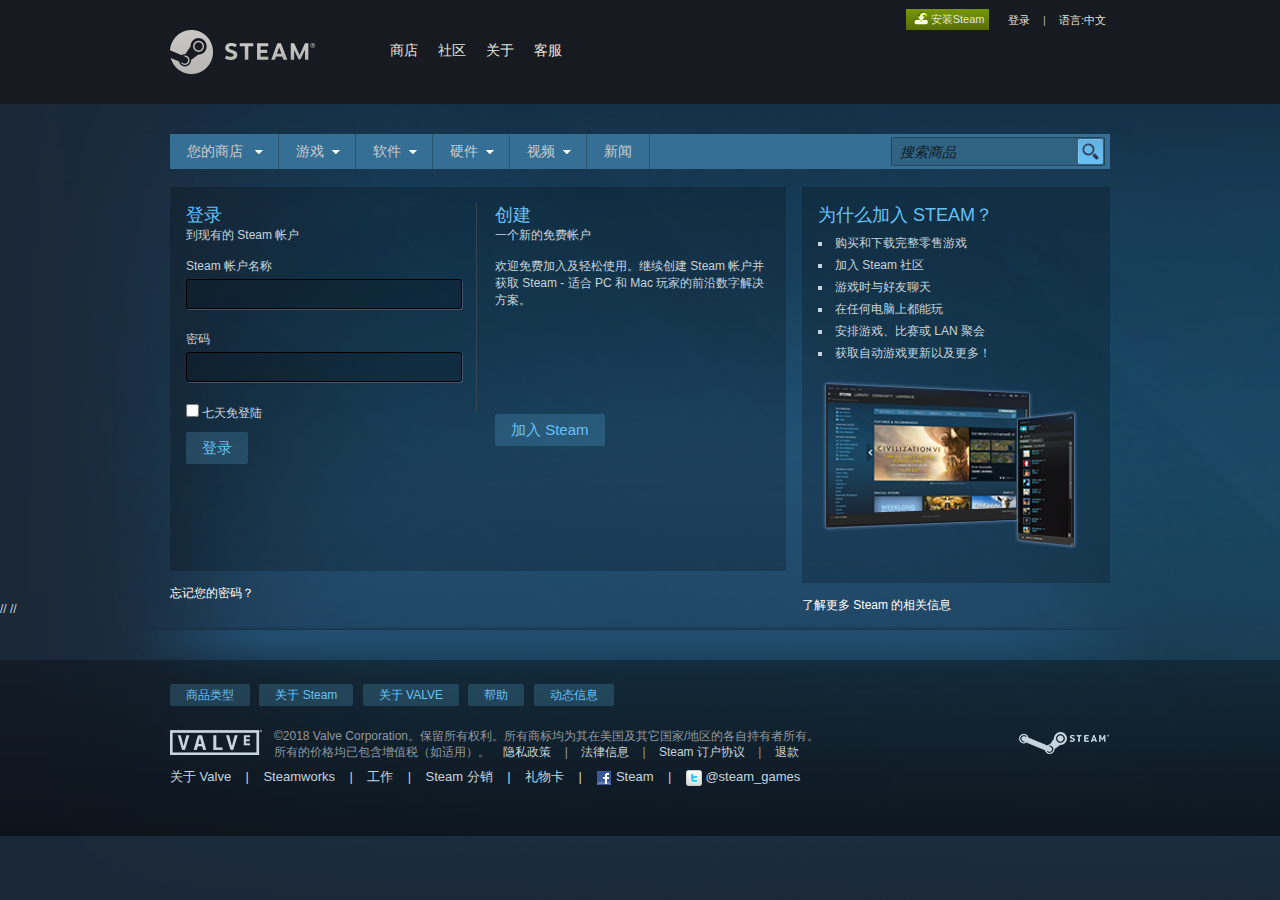
<file: Steam登录.html>
<!doctype html>
<html lang="en">
<head>
	<meta charset="UTF-8">
	<title>Steam 登录</title>
	<link rel="stylesheet" type="text/css" href="steam.css">
</head>
<body>
	<div class="global_header">
		<div class="content move">
			<a class="logo" href="#"><img src="img/globalheader_logo.png"></a>
			<ul class="container">
				<li class="menuitem">
					<a href="#">商店</a>
					<div class="supernav supernav1 ">
						<div class="submenu1">
							<a href="#">精选</a>
							<a href="#">探索</a>
							<a href="#">鉴赏家</a>
							<a href="#">愿望单</a>
							<a href="#">新闻</a>
							<a href="#">统计</a>
						</div>
					</div>
				</li>
				<li class="menuitem">
					<a href="#">社区</a>
					<div class="supernav supernav2">
						<div class="submenu2">
							<a href="#">主页</a>
							<a href="#">讨论</a>
							<a href="#">创意工坊</a>
							<a href="#">市场</a>
							<a href="#">实况直播</a>
						</div>
					</div>
				</li>
				<li><a href="#">关于</a></li>
				<li><a href="#">客服</a></li>
			</ul>
			<div class="global_actions">
				<div class="header">
					<span class="header_btn"></span>
					<a class="installsteam" href="#">安装Steam</a>
				</div>
				<a href="#">登录</a>
				<span> &nbsp&nbsp|&nbsp&nbsp </span>
				<a href="#">语言:中文</a>
			</div>
		</div>
	</div>
	<div class="page_header_ctn">
		<div class="page_content">
			<ul class="store move">
				<li class="yourStore">
					<a href="#">您的商店</a>
					<span></span>
					<div class="storeHomepage storeHomepage1">
						<div class="storeNav">
							<a href="#">商店主页</a>
							<div class="hr"></div>
							<a href="#">最近查看过的</a>
							<a href="#">Steam鉴赏家</a>
							<a href="#">最近更新</a>
						</div>
					</div>
				</li>
				<li class="game">
					<a href="#">游戏</a><span></span>
					<div class="storeHomepage storeHomepage2">
						<div class="storeNav">
							<a href="#">免费游玩</a>
							<a href="#">抢先体验</a>
							<a href="#">试玩</a>
							<a href="#">虚拟现实</a>
							<a href="#">支持 Steam 控制器</a>
							<div class="hr"></div>
							<p>按类型浏览:</p>
							<a href="#">休闲</a>
							<a href="#">体育</a>
							<a href="#">冒险</a>
							<a href="#">动作</a>
							<a href="#">大型多人在线</a>
							<a href="#">模拟</a>
							<a href="#">独立</a>
							<a href="#">竞速</a>
							<a href="#">策略</a>
							<a href="#">角色扮演</a>
							<div class="hr"></div>
							<a href="#">查看热门标签</a>
							<div class="hr"></div>
							<p>按平台浏览:</p>
							<a href="#">Mac OS X</a>
							<a href="#">SteamOS + Linux</a>
						</div>
					</div>
				</li>
				<li class="software">
					<a href="#">软件</a><span></span>
					<div class="storeHomepage storeHomepage3">
						<div class="storeNav">
							<a href="#">软件中心</a>
							<div class="hr"></div>
							<a href="#">动画制作舆建模</a>
							<a href="#">实用工具</a>
							<a href="#">教育</a>
							<a href="#">游戏开发</a>
							<a href="#">照片编辑</a>
							<a href="#">网络出版</a>
							<a href="#">视频制作</a>
							<a href="#">设计与插画</a>
							<a href="#">音频制作</a>
						</div>
					</div>
				</li>
				<li class="hardware">
					<a href="#">硬件</a><span></span>
					<div class="storeHomepage storeHomepage4">
						<div class="storeNav">
							<a href="#">Steam 控制器</a>
							<a href="#">Steam 流式盒</a>
							<a href="#">Steam 主机</a>
							<a href="#">HTC Vive</a>
						</div>
					</div>
				</li>
				<li class="video">
					<a href="#">视频</a><span></span>
					<div class="storeHomepage storeHomepage5">
						<div class="storeNav">
							<a href="#">视频中心</a>
							<div class="hr"></div>
							<p>按类型浏览:</p>
							<a href="#">电影</a>
							<a href="#">剧集</a>
							<a href="#">纪录片</a>
							<a href="#">游戏</a>
							<a href="#">教程</a>
							<a href="#">短片</a>
							<div class="hr"></div>
							<p>按类型浏览:</p>
							<a href="#">动作</a>
							<a href="#">日本动画</a>
							<a href="#">欢乐</a>
							<a href="#">剧情</a>
							<a href="#">恐怖</a>
							<a href="#">科幻</a>
						</div>
					</div>
				</li>
				<li><a href="#">新闻</a></li>
				<li class="searchbox">
					<input id="search" placeholder="搜索商品">
					<a class="search" href="#"></a>
				</li>
			</ul>
			<div class="leftcol">
				<div class="checkout_box">
					<div class="loginbox Left">
						<div class="loginbox_left">
							<h2>登录</h2>
							<p>到现有的 Steam 帐户</p>
							<br>
							<div class="login_row">
								<p>Steam 帐户名称</p>
								<input type="text" id="userName">
							</div>
							<div class="login_row mima">
								<p>密码</p>
								<input type="password" id="password">
							</div>
							<input type="checkbox" id="landing">
							<label for="landing">七天免登陆</label>
							<div class="btn_ctn">
								<button id="btn">登录</button>
							</div>
						</div>
						<div class="loginbox_sep"></div>
						<div class="loginbox_right">
							<h2>创建</h2>
							<p>一个新的免费帐户</p>
							<br>
							<p class="joinFree">欢迎免费加入及轻松使用。继续创建 Steam 帐户并获取 Steam - 适合 PC 和 Mac 玩家的前沿数字解决方案。</p>
							<div class="btn_ctn">
								<button>加入 Steam</button>
							</div>
						</div>
					</div>
				</div>
				<br>
				<a class="discolour" href="#">忘记您的密码？</a>
			</div>
			<div class="rightcol">
				<div class="checkout_box">
					<div class="loginbox Right">
						<h2>为什么加入 STEAM？</h2>
						<ul class="havelist">
							<li>购买和下载完整零售游戏</li>
							<li>加入 Steam 社区</li>
							<li>游戏时与好友聊天</li>
							<li>在任何电脑上都能玩</li>
							<li>安排游戏、比赛或 LAN 聚会</li>
							<li>获取自动游戏更新以及更多！</li>
						</ul>
						<br>
						<img src="img/why_join_preview.png">
					</div>
				</div>
				<br>
				<a class="discolour" href="#">了解更多 Steam 的相关信息</a>
			</div>
			<div class="clear"></div>
		</div>
	</div>
	<div class="footer bottom">
		<div class="content move">
			<div class="rule"></div>
			<ul class="footer_nav">
				<li class="menuitem">
					商品类型
					<div class="storeHomepage storeHomepage6">
						<div class="storeNav">
							<a href="#">免费游玩</a>
							<a href="#">动作</a>
							<a href="#">冒险</a>
							<a href="#">策略</a>
							<a href="#">角色扮演</a>
							<a href="#">独立</a>
							<a href="#">大型多人在线</a>
							<a href="#">休闲</a>
							<a href="#">模拟</a>
							<a href="#">竞速</a>
							<a href="#">体育</a>
							<a href="#">财务管理</a>
							<a href="#">动画制作和建模</a>
							<a href="#">音频制作</a>
							<a href="#">设计和插画</a>
							<a href="#">教育</a>
							<a href="#">照片编辑</a>
							<a href="#">软件培训</a>
							<a href="#">实用工具</a>
							<a href="#">视频制作</a>
							<a href="#">网络出版</a>
							<a href="#">抢先体验</a>
							<a href="#">色情内容</a>
							<a href="#">裸露</a>
							<a href="#">暴力</a>
							<a href="#">血腥</a>
							<a href="#">电影</a>
							<a href="#">纪录片</a>
							<a href="#">剧集</a>
							<a href="#">短片</a>
							<a href="#">教程</a>
							<a href="#">360 全景视频</a>
						</div>
					</div>
				</li>
				<li class="menuitem">
					关于 Steam
					<div class="storeHomepage storeHomepage7">
						<div class="storeNav">
							<a href="#">什么是 Steam</a>
							<a href="#">在 Steam 上送礼</a>
							<a href="#">Steam 社区</a>
						</div>
					</div>
				</li>
				<li class="menuitem">
					关于 VALVE
					<div class="storeHomepage storeHomepage8">
						<div class="storeNav">
							<a href="#">关于 Valve</a>
							<a href="#">商业解决方案</a>
							<a href="#">Steamworks</a>
							<a href="#">工作</a>
						</div>
					</div>
				</li>
				<li class="menuitem">
					帮助
					<div class="storeHomepage storeHomepage9">
						<div class="storeNav">
							<a href="#">客服</a>
							<a href="#">论坛</a>
							<a href="#">统计</a>
						</div>
					</div>
				</li>
				<li class="menuitem">
					动态信息
					<div class="storeHomepage storeHomepage10">
						<div class="storeNav">
							<a href="#"><img src="img/ico_rss2.gif"> &nbsp;Steam 新闻</a>
							<a href="#"><img src="img/ico_rss2.gif"> &nbsp;游戏发布</a>
							<a href="#"><img src="img/ico_rss2.gif"> &nbsp;每日特惠</a>
						</div>
					</div>
				</li>
			</ul>
			<br>
			<div class="rule"></div>
			<div class="footer_logo_steam"><img src="img/logo_steam_footer.png"></div>
			<div class="footer_logo"><a href="#"><img src="img/logo_valve_footer.png"></a></div>
			<div class="footer_text">
				<p>©2018 Valve Corporation。保留所有权利。所有商标均为其在美国及其它国家/地区的各自持有者所有。</p>
				<div>所有的价格均已包含增值税（如适用）。 &nbsp;&nbsp;
					<a href="#">隐私政策</a> &nbsp;&nbsp;&nbsp;|&nbsp;&nbsp;&nbsp; <a href="#">法律信息</a> &nbsp;&nbsp;&nbsp;|&nbsp;&nbsp;&nbsp; <a href="#">Steam 订户协议</a> &nbsp;&nbsp;&nbsp;|&nbsp;&nbsp;&nbsp; <a href="#">退款</a>
				</div>
			</div>
			<div classs="rule"></div>
			<div class="valve_links">
				<a href="#">关于 Valve</a> &nbsp;&nbsp;&nbsp;|&nbsp;&nbsp;&nbsp; <a href="#">Steamworks</a> &nbsp;&nbsp;&nbsp;|&nbsp;&nbsp;&nbsp; <a href="#">工作</a> &nbsp;&nbsp;&nbsp;|&nbsp;&nbsp;&nbsp; <a href="#">Steam 分销</a> &nbsp;&nbsp;&nbsp;|&nbsp;&nbsp;&nbsp; <a href="#">礼物卡</a> &nbsp;&nbsp;&nbsp;|&nbsp;&nbsp;&nbsp; <a href="#"><img src="img/ico_facebook.gif"> Steam</a> &nbsp;&nbsp;&nbsp;|&nbsp;&nbsp;&nbsp; <a href="#"><img src="img/ico_twitter.gif"> @steam_games</a>
			</div>
		</div>
	</div>
	// <script src="Loser.js"></script>
	// <script type="text/javascript">
	// 	var btn = document.getElementById("btn")
	// 	var landing = document.getElementById("landing")
	// 	var userName = document.getElementById("userName")
	// 	var password = document.getElementById("password")
	// 	function setCookie(data,date){
	// 		var d = new Date()
	// 		d.setDate(d.getDate() + date)
	// 		for(var i in data){
	// 			document.cookie = i + "=" + data[i] + ";expires=" + d
	// 		}
	// 	}
	// 	btn.onclick = function(){
	// 		var user = userName.value
	// 		var cryptogram = password.value
	// 		if(user !== "" && cryptogram !== ""){
	// 			if(landing.checked){
	// 				setCookie({userName:user},7)
	// 				setCookie({password:cryptogram},7)
	// 			}
	// 			else{
	// 				removeCookie("userName")
	// 				removeCookie("password")
	// 			}
	// 		}
	// 	}
	// 	if(!getCookie("userName")){
	// 		userName.value = ""
	// 		password.value = ""	
	// 	}
	// 	else{
	// 		userName.value = getCookie("userName")
	// 		password.value = getCookie("password")
	// 	}
	// </script>
</body>
</html>
</file>
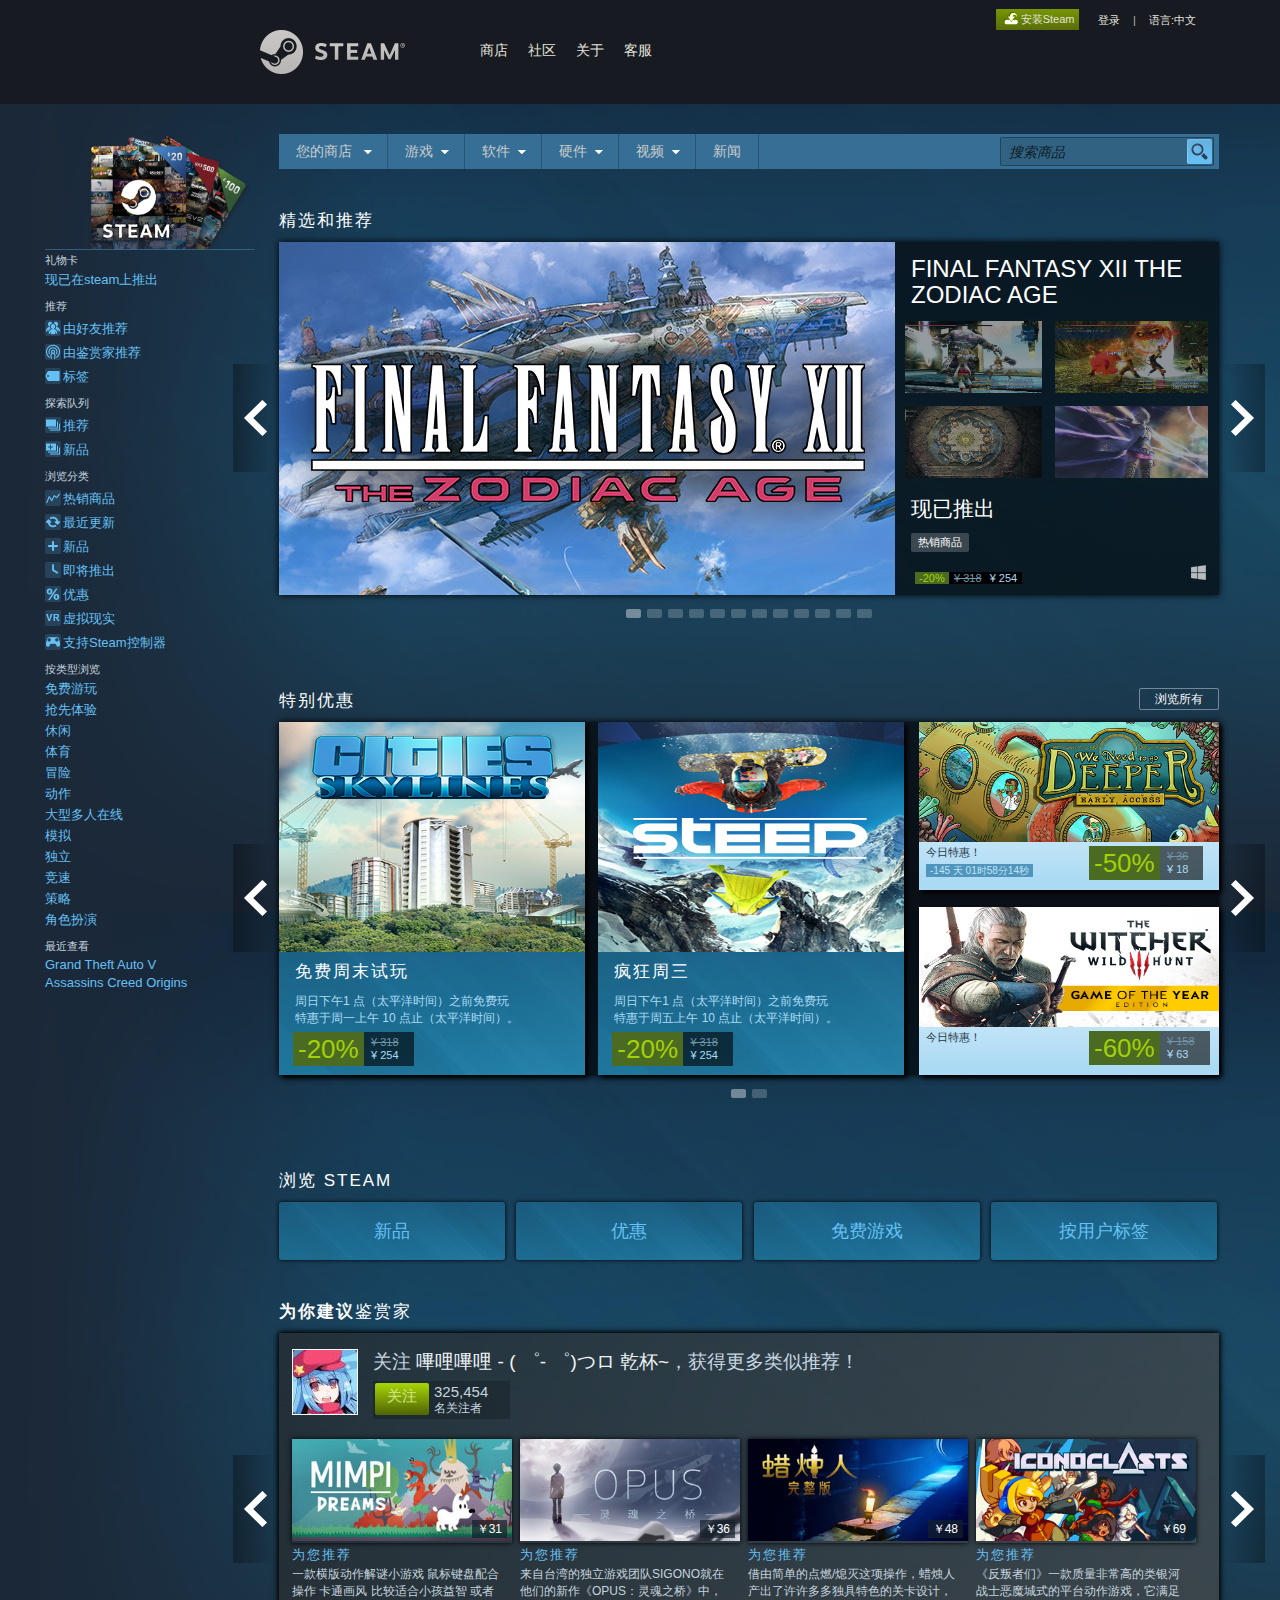
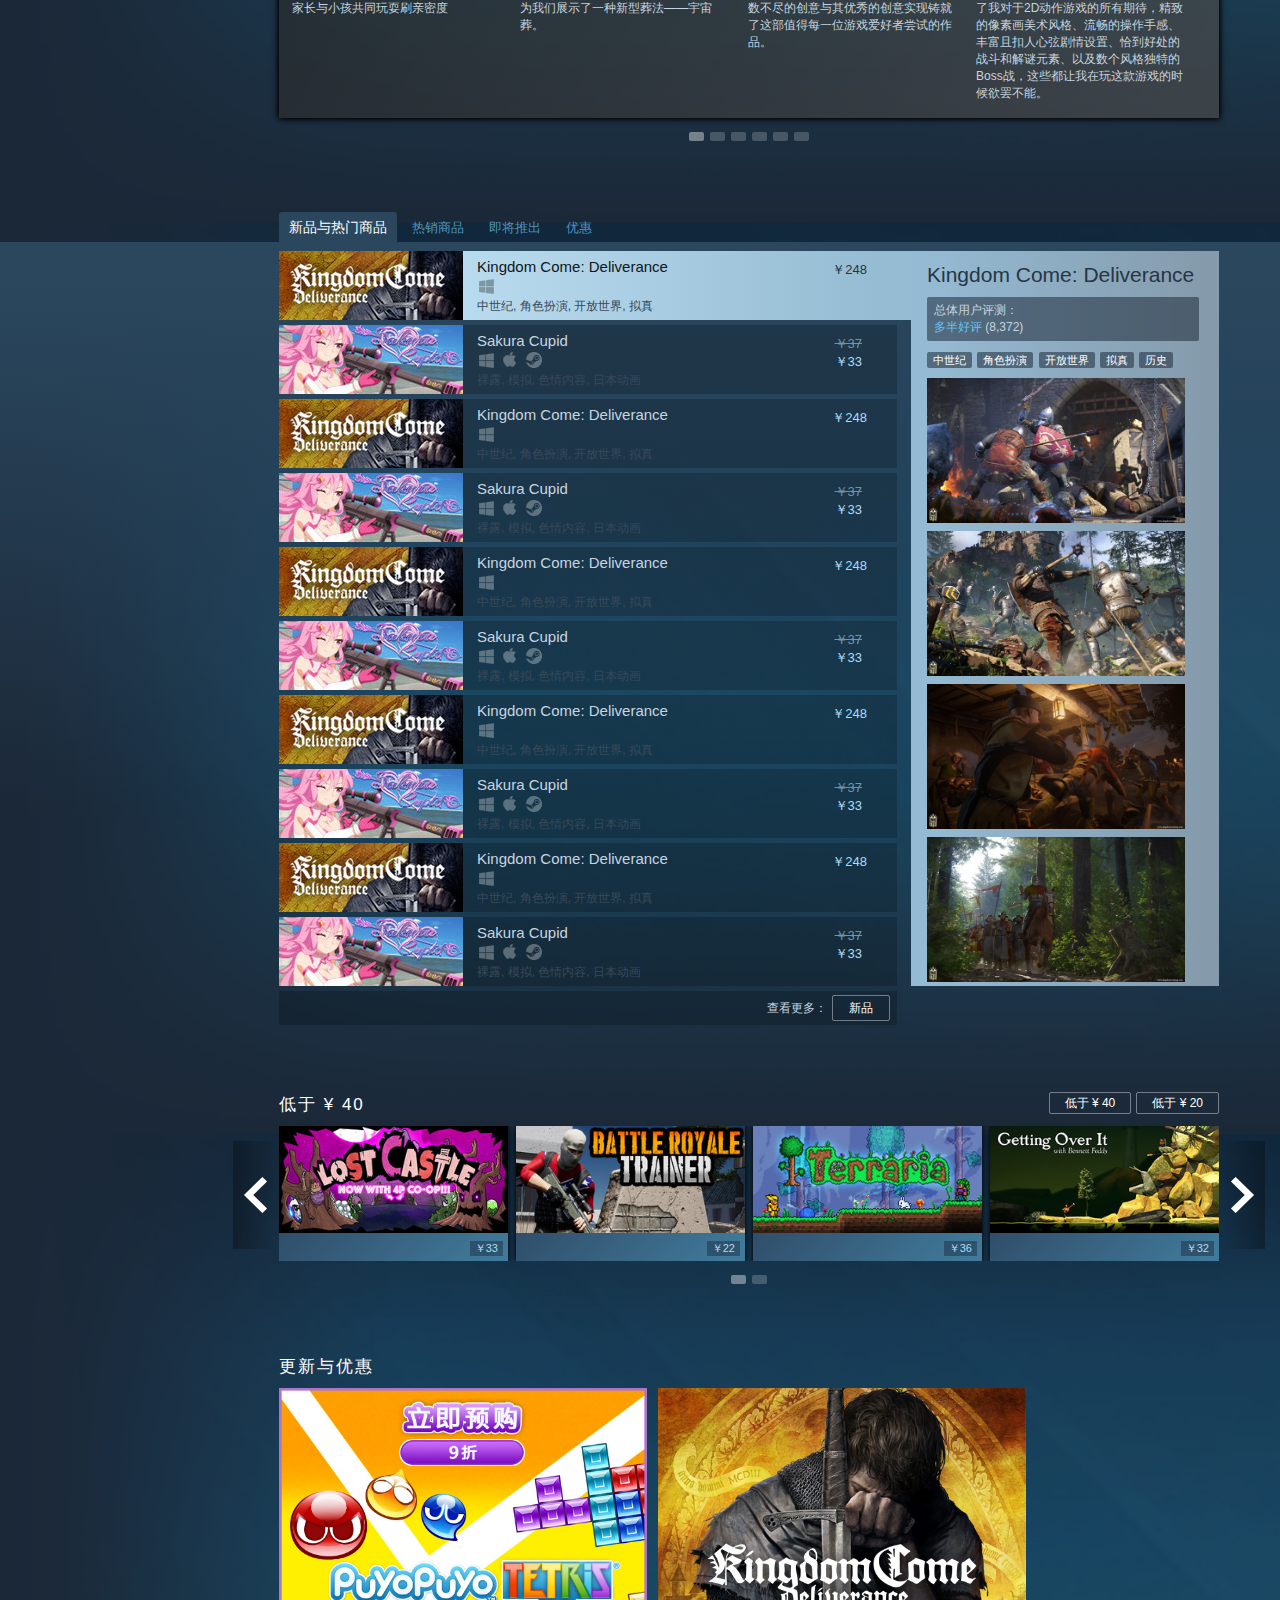
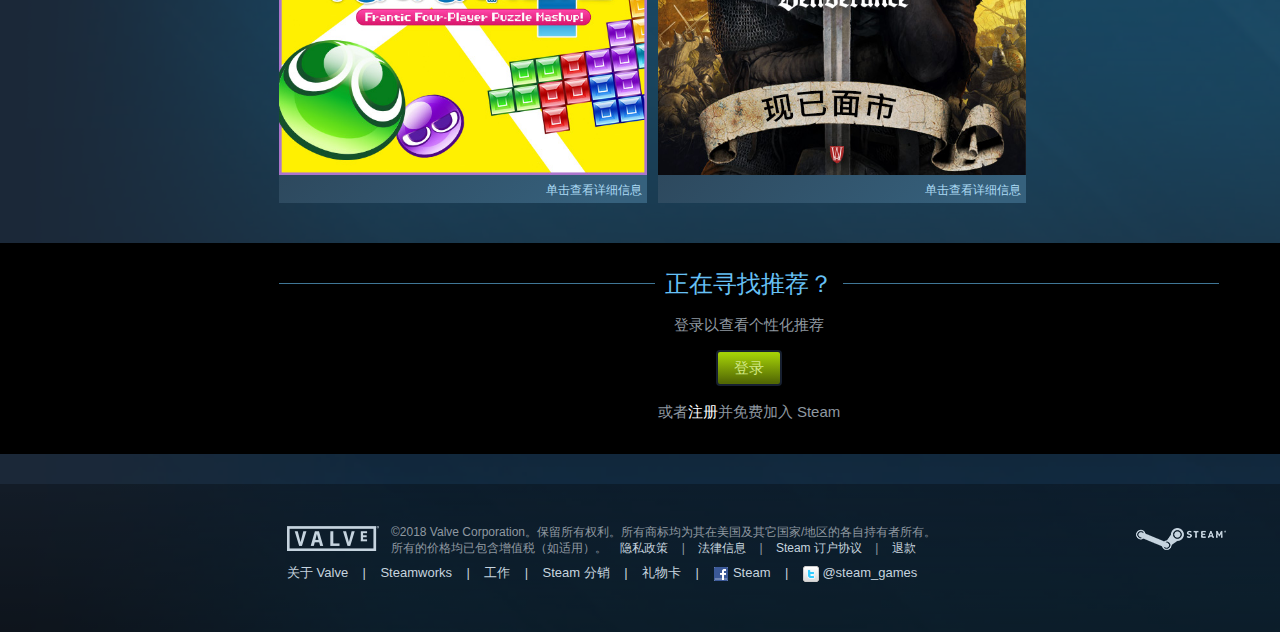
<file: Steam首页.html>
<!doctype html>
<html lang="en">
<head>
	<meta charset="UTF-8">
	<title>欢迎来到Steam</title>
	<link rel="stylesheet" type="text/css" href="steam.css">
</head>
<body>
	<div class="responsive">
		<div class="global_header">
			<div class="content">
				<a class="logo" href="#"><img src="img/globalheader_logo.png"></a>
				<ul class="container">
					<li class="menuitem">
						<a href="#">商店</a>
						<div class="supernav supernav1 ">
							<div class="submenu1">
								<a href="#">精选</a>
								<a href="#">探索</a>
								<a href="#">鉴赏家</a>
								<a href="#">愿望单</a>
								<a href="#">新闻</a>
								<a href="#">统计</a>
							</div>
						</div>
					</li>
					<li class="menuitem">
						<a href="#">社区</a>
						<div class="supernav supernav2">
							<div class="submenu2">
								<a href="#">主页</a>
								<a href="#">讨论</a>
								<a href="#">创意工坊</a>
								<a href="#">市场</a>
								<a href="#">实况直播</a>
							</div>
						</div>
					</li>
					<li><a href="#">关于</a></li>
					<li><a href="#">客服</a></li>
				</ul>
				<div class="global_actions">
					<div class="header">
						<span class="header_btn"></span>
						<a class="installsteam" href="#">安装Steam</a>
					</div>
					<a href="file:///C:/Users/dell-pc/Desktop/Steam/Steam%E7%99%BB%E5%BD%95.html">登录</a>
					<span> &nbsp&nbsp|&nbsp&nbsp </span>
					<a href="#">语言:中文</a>
				</div>
			</div>
		</div>
		<div class="template_content">
			<div class="home_page_content">
				<div class="home_page_gutter">
					<div class="gutter1">
						<a href="#"><img src="img/steamcards_promo_02.png"></a>
					</div>
					<div class="gutter2">
						<p>礼物卡</p>
						<a href="#">现已在steam上推出</a>
					</div>
					<div class="gutter2">
						<p>推荐</p>
						<a href="#"><i></i>由好友推荐</a>
						<a href="#"><i></i>由鉴赏家推荐</a>
						<a href="#"><i></i>标签</a>
					</div>
					<div class="gutter2">
						<p>探索队列</p>
						<a href="#"><i></i>推荐</a>
						<a href="#"><i></i>新品</a>
					</div>
					<div class="gutter2">
						<p>浏览分类</p>
						<a href="#"><i></i>热销商品</a>
						<a href="#"><i></i>最近更新</a>
						<a href="#"><i></i>新品</a>
						<a href="#"><i></i>即将推出</a>
						<a href="#"><i></i>优惠</a>
						<a href="#"><i></i>虚拟现实</a>
						<a href="#"><i></i>支持Steam控制器</a>
					</div>
					<div class="gutter2">
						<p>按类型浏览</p>
						<a href="#">免费游玩</a>
						<a href="#">抢先体验</a>
						<a href="#">休闲</a>
						<a href="#">体育</a>
						<a href="#">冒险</a>
						<a href="#">动作</a>
						<a href="#">大型多人在线</a>
						<a href="#">模拟</a>
						<a href="#">独立</a>
						<a href="#">竞速</a>
						<a href="#">策略</a>
						<a href="#">角色扮演</a>
					</div>
					<div class="gutter2">
						<p>最近查看</p>
						<a href="#">Grand Theft Auto V</a>
						<a href="#">Assassins Creed Origins</a>
					</div>
				</div>
				<ul class="store">
					<li class="yourStore">
						<a href="#">您的商店</a>
						<span></span>
						<div class="storeHomepage storeHomepage1">
							<div class="storeNav">
								<a href="#">商店主页</a>
								<div class="hr"></div>
								<a href="#">最近查看过的</a>
								<a href="#">Steam鉴赏家</a>
								<a href="#">最近更新</a>
							</div>
						</div>
					</li>
					<li class="game">
						<a href="#">游戏</a><span></span>
						<div class="storeHomepage storeHomepage2">
							<div class="storeNav">
								<a href="#">免费游玩</a>
								<a href="#">抢先体验</a>
								<a href="#">试玩</a>
								<a href="#">虚拟现实</a>
								<a href="#">支持 Steam 控制器</a>
								<div class="hr"></div>
								<p>按类型浏览:</p>
								<a href="#">休闲</a>
								<a href="#">体育</a>
								<a href="#">冒险</a>
								<a href="#">动作</a>
								<a href="#">大型多人在线</a>
								<a href="#">模拟</a>
								<a href="#">独立</a>
								<a href="#">竞速</a>
								<a href="#">策略</a>
								<a href="#">角色扮演</a>
								<div class="hr"></div>
								<a href="#">查看热门标签</a>
								<div class="hr"></div>
								<p>按平台浏览:</p>
								<a href="#">Mac OS X</a>
								<a href="#">SteamOS + Linux</a>
							</div>
						</div>
					</li>
					<li class="software">
						<a href="#">软件</a><span></span>
						<div class="storeHomepage storeHomepage3">
							<div class="storeNav">
								<a href="#">软件中心</a>
								<div class="hr"></div>
								<a href="#">动画制作舆建模</a>
								<a href="#">实用工具</a>
								<a href="#">教育</a>
								<a href="#">游戏开发</a>
								<a href="#">照片编辑</a>
								<a href="#">网络出版</a>
								<a href="#">视频制作</a>
								<a href="#">设计与插画</a>
								<a href="#">音频制作</a>
							</div>
						</div>
					</li>
					<li class="hardware">
						<a href="#">硬件</a><span></span>
						<div class="storeHomepage storeHomepage4">
							<div class="storeNav">
								<a href="#">Steam 控制器</a>
								<a href="#">Steam 流式盒</a>
								<a href="#">Steam 主机</a>
								<a href="#">HTC Vive</a>
							</div>
						</div>
					</li>
					<li class="video">
						<a href="#">视频</a><span></span>
						<div class="storeHomepage storeHomepage5">
							<div class="storeNav">
								<a href="#">视频中心</a>
								<div class="hr"></div>
								<p>按类型浏览:</p>
								<a href="#">电影</a>
								<a href="#">剧集</a>
								<a href="#">纪录片</a>
								<a href="#">游戏</a>
								<a href="#">教程</a>
								<a href="#">短片</a>
								<div class="hr"></div>
								<p>按类型浏览:</p>
								<a href="#">动作</a>
								<a href="#">日本动画</a>
								<a href="#">欢乐</a>
								<a href="#">剧情</a>
								<a href="#">恐怖</a>
								<a href="#">科幻</a>
							</div>
						</div>
					</li>
					<li><a href="#">新闻</a></li>
					<li class="searchbox">
						<input id="search" placeholder="搜索商品">
						<a class="search" href="#"></a>
					</li>
				</ul>
				<div class="choice">
					<h2>精选和推荐</h2>
					<div class="carousel_container" id="chart1">
						<div class="carousel_items">
							<a class="scheme focus" href="#">
								<ul class="contentImg">
									<img class="firstFigure" src="img/capsule_1.jpg">
									<li><img src="img/ss_08e4da005f5873b15a5de5b553ed45d100b28204.600x338.jpg"></li>
									<li><img src="img/ss_d7722abc39f2cd00e67319bf7589f524d2c3a94f.600x338.jpg"></li>
									<li><img src="img/ss_6455b42dcf4e7bf4a6be51019e9cb61d25d0b134.600x338.jpg"></li>
									<li><img src="img/ss_704dd023697a733c0b70f80dcc1349310e10f183.600x338.jpg"></li>
								</ul>
								<div class="info">
									<div class="app_name">
										FINAL FANTASY XII THE ZODIAC AGE
									</div>
									<div class="screenshots">
										<div class="screenshots_nav">
											<img src="img/ss_08e4da005f5873b15a5de5b553ed45d100b28204.600x338.jpg">
											<img src="img/ss_d7722abc39f2cd00e67319bf7589f524d2c3a94f.600x338.jpg">
											<img src="img/ss_6455b42dcf4e7bf4a6be51019e9cb61d25d0b134.600x338.jpg">
											<img src="img/ss_704dd023697a733c0b70f80dcc1349310e10f183.600x338.jpg">
										</div>
									</div>
									<div class="reason">
										<p class="default">现已推出</p>
										<div class="additional">热销商品</div>
									</div>
									<div class="discount_block">
										<div class="discount_pct">-20%</div>
										<div class="discount_prices">
											<span class="discount_original_price">¥ 318</span>
											<span class="discount_final_price">¥ 254</span>
										</div>
									</div>
									<div class="platforms">
										<span class="platform_img"><img src="	img/icon_platform_win.png"></span>
									</div>
								</div>
							</a>
							<a class="scheme" href="#">
								<ul class="contentImg">
									<img class="firstFigure" src="img/capsule_616x353.jpg">
									<li><img src="img/ss_44e55c053b762e8424b9f846c203ad39e791dfb2.600x338.jpg"></li>
									<li><img src="img/ss_50d34bf8e2fbc4aafca961f2468bdc95e616b04a.600x338.jpg"></li>
									<li><img src="img/ss_bc87677b5a5d9f9041feb22e9a0a2e98051c4b6b.600x338.jpg"></li>
									<li><img src="img/ss_b30c777c1967bf1f627951ff1c5431e7ee82e619.600x338.jpg"></li>
								</ul>
								<div class="info">
									<div class="app_name">
										Human: Fall Flat
									</div>
									<div class="screenshots">
										<div class="screenshots_nav">
											<img src="img/ss_44e55c053b762e8424b9f846c203ad39e791dfb2.600x338.jpg">
											<img src="img/ss_50d34bf8e2fbc4aafca961f2468bdc95e616b04a.600x338.jpg">
											<img src="img/ss_bc87677b5a5d9f9041feb22e9a0a2e98051c4b6b.600x338.jpg">
											<img src="img/ss_b30c777c1967bf1f627951ff1c5431e7ee82e619.600x338.jpg">
										</div>
									</div>
									<div class="reason">
										<p class="default">现已推出</p>
										<div class="additional">热销商品</div>
									</div>
									<div class="discount_block">
										<div class="discount_pct">-75%</div>
										<div class="discount_prices">
											<span class="discount_original_price">¥ 88</span>
											<span class="discount_final_price">¥ 22</span>
										</div>
									</div>
									<div class="platforms">
										<span class="platform_img"><img src="img/icon_platform_win.png"></span>
										<span class="platform_img"><img src="img/icon_platform_mac.png"></span>
										<span class="platform_img"><img src="img/icon_platform_linux.png"></span>
									</div>
								</div>
							</a>
							<a class="scheme" href="#">
								<ul class="contentImg">
									<img class="firstFigure" src="img/capsule_3.jpg">
									<li><img src="img/ss_2c79b3b590b186b10bf082d37674621f204a3497.600x338.jpg"></li>
									<li><img src="img/ss_a3f3f8894f4a4eb4d17d7e41c8e1f195f37ba896.600x338.jpg"></li>
									<li><img src="img/ss_23af2e59855a833c22d0c11ca23a719f54a554ff.600x338.jpg"></li>
									<li><img src="img/ss_e7e79847eff0933de92192bb62b8bc7068d611da.600x338.jpg"></li>
								</ul>
								<div class="info">
									<div class="app_name">
										PLAYERUNKNOWN'S BATTLEGROUNDS
									</div>
									<div class="screenshots">
										<div class="screenshots_nav">
											<img src="img/ss_2c79b3b590b186b10bf082d37674621f204a3497.600x338.jpg">
											<img src="img/ss_a3f3f8894f4a4eb4d17d7e41c8e1f195f37ba896.600x338.jpg">
											<img src="img/ss_23af2e59855a833c22d0c11ca23a719f54a554ff.600x338.jpg">
											<img src="img/ss_e7e79847eff0933de92192bb62b8bc7068d611da.600x338.jpg">
										</div>
									</div>
									<div class="reason">
										<p class="default">现已推出</p>
										<div class="additional">热销商品</div>
									</div>
									<div class="discount_block">
										<div class="discount_prices shijia">
											<span class="discount_final_price">¥ 98</span>
										</div>
									</div>
									<div class="platforms">
										<span class="platform_img"><img src="img/icon_platform_win.png"></span>
									</div>
								</div>
							</a>
							<a class="scheme" href="#">
								<ul class="contentImg">
									<img class="firstFigure" src="img/capsule_4.jpg">
									<li><img src="img/ss_023868a1812a76dedfa1ca10fc0a6ba88bc851f2.600x338.jpg"></li>
									<li><img src="img/ss_b9dc4d4f75c513f4be466598f9ad1ba28d7b7501.600x338.jpg"></li>
									<li><img src="img/ss_1d428b6497a991e038db45911cc7f6c89acf68ef.600x338.jpg"></li>
									<li><img src="img/ss_8327ca19a566eafe86db974724f136b2035152c8.600x338.jpg"></li>
								</ul>
								<div class="info">
									<div class="app_name">
										Kingdom Come: Deliverance
									</div>
									<div class="screenshots">
										<div class="screenshots_nav">
											<img src="img/ss_023868a1812a76dedfa1ca10fc0a6ba88bc851f2.600x338.jpg">
											<img src="img/ss_b9dc4d4f75c513f4be466598f9ad1ba28d7b7501.600x338.jpg">
											<img src="img/ss_1d428b6497a991e038db45911cc7f6c89acf68ef.600x338.jpg">
											<img src="img/ss_8327ca19a566eafe86db974724f136b2035152c8.600x338.jpg">
										</div>
									</div>
									<div class="reason">
										<p class="default">立即预约</p>
										<div class="additional">热销商品</div>
									</div>
									<div class="discount_block">
										<div class="discount_prices shijia">
											<span class="discount_final_price">¥ 248</span>
										</div>
									</div>
									<div class="platforms">
										<span class="platform_img"><img src="img/icon_platform_win.png"></span>
									</div>
								</div>
							</a>
							<a class="scheme" href="#">
								<ul class="contentImg">
									<img class="firstFigure" src="img/capsule_5.jpg">
									<li><img src="img/ss_78a8dfe77a34a5a274e274876555c8e0b490b9ab.600x338.jpg"></li>
									<li><img src="img/ss_5d84f8bbc15e7fe6699a044a93085d291d458af3.600x338.jpg"></li>
									<li><img src="img/ss_999e73c2cb361d41451d1a84d85f3ff59aa30110.600x338.jpg"></li>
									<li><img src="img/ss_2bb6ae8061af8d4b53ab21b84a9a2f40b1f8a837.600x338.jpg"></li>
								</ul>
								<div class="info">
									<div class="app_name">
										FINAL FANTASY XV WINDOWS EDITION
									</div>
									<div class="screenshots">
										<div class="screenshots_nav">
											<img src="img/ss_78a8dfe77a34a5a274e274876555c8e0b490b9ab.600x338.jpg">
											<img src="img/ss_5d84f8bbc15e7fe6699a044a93085d291d458af3.600x338.jpg">
											<img src="img/ss_999e73c2cb361d41451d1a84d85f3ff59aa30110.600x338.jpg">
											<img src="img/ss_2bb6ae8061af8d4b53ab21b84a9a2f40b1f8a837.600x338.jpg">
										</div>
									</div>
									<div class="reason">
										<p class="default">立即预约</p>
										<div class="additional">热销商品</div>
									</div>
									<div class="discount_block">
										<div class="discount_prices shijia">
											<span class="discount_final_price">¥ 329</span>
										</div>
									</div>
									<div class="platforms">
										<span class="platform_img"><img src="img/icon_platform_win.png"></span>
									</div>
								</div>
							</a>
							<a class="scheme" href="#">
								<ul class="contentImg">
									<img class="firstFigure" src="img/capsule_6.jpg">
									<li><img src="img/ss_164a92a53f9bcbb728b391fc0719f9769c2e1249.600x338.jpg"></li>
									<li><img src="img/ss_2fd997a2f7151cb2187043a1f41589cc6a9ebf3a.600x338.jpg"></li>
									<li><img src="img/ss_46778c08a1a5ac5bdbaf8a5bf844fa666f66a14b.600x338.jpg"></li>
									<li><img src="img/ss_01cbef83fe28d64ee5a3d39a86043fb1e49abd31.600x338.jpg"></li>
								</ul>
								<div class="info">
									<div class="app_name">
										ARK: Survival Evolved
									</div>
									<div class="screenshots">
										<div class="screenshots_nav">
											<img src="img/ss_164a92a53f9bcbb728b391fc0719f9769c2e1249.600x338.jpg">
											<img src="img/ss_2fd997a2f7151cb2187043a1f41589cc6a9ebf3a.600x338.jpg">
											<img src="img/ss_46778c08a1a5ac5bdbaf8a5bf844fa666f66a14b.600x338.jpg">
											<img src="img/ss_01cbef83fe28d64ee5a3d39a86043fb1e49abd31.600x338.jpg">
										</div>
									</div>
									<div class="reason">
										<p class="default">现已推出</p>
										<div class="additional">热销商品</div>
									</div>
									<div class="discount_block">
										<div class="discount_prices shijia">
											<span class="discount_final_price">¥ 196</span>
										</div>
									</div>
									<div class="platforms">
										<span class="platform_img"><img src="img/icon_platform_win.png"></span>
										<span class="platform_img"><img src="img/icon_platform_mac.png"></span>
										<span class="platform_img"><img src="img/icon_platform_linux.png"></span>
									</div>
								</div>
							</a>
							<a class="scheme" href="#">
								<ul class="contentImg">
									<img class="firstFigure" src="img/capsule_7.jpg">
									<li><img src="img/ss_a9b65ca8f636f8c06c689ac1de446c919e70d7aa.600x338.jpg"></li>
									<li><img src="img/ss_1691e0da0e1d407357d505d52e0957260abe633b.600x338.jpg"></li>
									<li><img src="img/ss_fccc3504ba077e6a6a6b74eade6c0355d9b770ee.600x338.jpg"></li>
									<li><img src="img/ss_98cbad32c8e7906b342923de1645aa8021ecd772.600x338.jpg"></li>
								</ul>
								<div class="info">
									<div class="app_name">
										Cities: Skylines
									</div>
									<div class="screenshots">
										<div class="screenshots_nav">
											<img src="img/ss_a9b65ca8f636f8c06c689ac1de446c919e70d7aa.600x338.jpg">
											<img src="img/ss_1691e0da0e1d407357d505d52e0957260abe633b.600x338.jpg">
											<img src="img/ss_fccc3504ba077e6a6a6b74eade6c0355d9b770ee.600x338.jpg">
											<img src="img/ss_98cbad32c8e7906b342923de1645aa8021ecd772.600x338.jpg">
										</div>
									</div>
									<div class="reason">
										<p class="default">现已推出</p>
										<div class="additional">热销商品</div>
									</div>
									<div class="discount_block">
										<div class="discount_pct">-75%</div>
										<div class="discount_prices">
											<span class="discount_original_price">¥ 88</span>
											<span class="discount_final_price">¥ 22</span>
										</div>
									</div>
									<div class="platforms">
										<span class="platform_img"><img src="img/icon_platform_win.png"></span>
										<span class="platform_img"><img src="img/icon_platform_mac.png"></span>
										<span class="platform_img"><img src="img/icon_platform_linux.png"></span>
									</div>
								</div>
							</a>
							<a class="scheme" href="#">
								<ul class="contentImg">
									<img class="firstFigure" src="img/capsule_8.jpg">
									<li><img src="img/ss_107600c1337accc09104f7a8aa7f275f23cad096.600x338.jpg"></li>
									<li><img src="img/ss_dc55eeb409d6e187456a8e159018e8da098fa468.600x338.jpg"></li>
									<li><img src="img/ss_eda99e7f705a113d04ab2a7a36068f3e7b343d17.600x338.jpg"></li>
									<li><img src="img/ss_b74d60ee215337d765e4d20c8ca6710ae2362cc2.600x338.jpg"></li>
								</ul>
								<div class="info">
									<div class="app_name">
										The Witcher 3: Wild Hunt - Game of the Year Edition
									</div>
									<div class="screenshots">
										<div class="screenshots_nav">
											<img src="img/ss_107600c1337accc09104f7a8aa7f275f23cad096.600x338.jpg">
											<img src="img/ss_dc55eeb409d6e187456a8e159018e8da098fa468.600x338.jpg">
											<img src="img/ss_eda99e7f705a113d04ab2a7a36068f3e7b343d17.600x338.jpg">
											<img src="img/ss_b74d60ee215337d765e4d20c8ca6710ae2362cc2.600x338.jpg">
										</div>
									</div>
									<div class="reason">
										<p class="default">现已推出</p>
									</div>
									<div class="discount_block">
										<div class="discount_pct">-60%</div>
										<div class="discount_prices">
											<span class="discount_original_price">¥ 158</span>
											<span class="discount_final_price">¥ 63</span>
										</div>
									</div>
									<div class="platforms">
										<span class="platform_img"><img src="img/icon_platform_win.png"></span>
									</div>
								</div>
							</a>
							<a class="scheme" href="#">
								<ul class="contentImg">
									<img class="firstFigure" src="img/capsule_9.jpg">
									<li><img src="img/ss_d6d8b0a93a41b0230b5cd36a057b5a92b3e18188.600x338.jpg"></li>
									<li><img src="img/ss_cdf4da3ab42485d5edefe74bfeae33259f0b1bfc.600x338.jpg"></li>
									<li><img src="img/ss_926a9ba0ea6b491321cd8eacbb54c78bdaf59d20.600x338.jpg"></li>
									<li><img src="img/ss_871b8c0ec9fd523555e8d0d11d652f82da491894.600x338.jpg"></li>
								</ul>
								<div class="info">
									<div class="app_name">
										Steep™
									</div>
									<div class="screenshots">
										<div class="screenshots_nav">
											<img src="img/ss_d6d8b0a93a41b0230b5cd36a057b5a92b3e18188.600x338.jpg">
											<img src="img/ss_cdf4da3ab42485d5edefe74bfeae33259f0b1bfc.600x338.jpg">
											<img src="img/ss_926a9ba0ea6b491321cd8eacbb54c78bdaf59d20.600x338.jpg">
											<img src="img/ss_871b8c0ec9fd523555e8d0d11d652f82da491894.600x338.jpg">
										</div>
									</div>
									<div class="reason">
										<p class="default">现已推出</p>
										<div class="additional">热销商品</div>
									</div>
									<div class="discount_block">
										<div class="discount_pct">-50%</div>
										<div class="discount_prices">
											<span class="discount_original_price">¥ 128</span>
											<span class="discount_final_price">¥ 64</span>
										</div>
									</div>
									<div class="platforms">
										<span class="platform_img"><img src="img/icon_platform_win.png"></span>
									</div>
								</div>
							</a>
							<a class="scheme" href="#">
								<ul class="contentImg">
									<img class="firstFigure" src="img/capsule_10.jpg">
									<li><img src="img/ss_07da51726f2eac0e97a73175618ef60389eae3e2.600x338.jpg"></li>
									<li><img src="img/ss_d9e0239ee7fd1ebd41ad968a06c960d804614b69.600x338.jpg"></li>
									<li><img src="img/ss_9350bedcb7f18819ac5e25e2cc436a10afcc2a38.600x338.jpg"></li>
									<li><img src="img/ss_891ce71ba6b2640270589687d58ef3be4b8fe044.600x338.jpg"></li>
								</ul>
								<div class="info">
									<div class="app_name">
										Tom Clancy's Rainbow Six® Siege
									</div>
									<div class="screenshots">
										<div class="screenshots_nav">
											<img src="img/ss_07da51726f2eac0e97a73175618ef60389eae3e2.600x338.jpg">
											<img src="img/ss_d9e0239ee7fd1ebd41ad968a06c960d804614b69.600x338.jpg">
											<img src="img/ss_9350bedcb7f18819ac5e25e2cc436a10afcc2a38.600x338.jpg">
											<img src="img/ss_891ce71ba6b2640270589687d58ef3be4b8fe044.600x338.jpg">
										</div>
									</div>
									<div class="reason">
										<p class="default">现已推出</p>
										<div class="additional">热销商品</div>
									</div>
									<div class="discount_block">
										<div class="discount_prices shijia">
											<span class="discount_final_price">¥ 55</span>
										</div>
									</div>
									<div class="platforms">
										<span class="platform_img"><img src="img/icon_platform_win.png"></span>
									</div>
								</div>
							</a>
							<a class="scheme" href="#">
								<ul class="contentImg">
									<img class="firstFigure" src="img/capsule_11.jpg">
									<li><img src="img/ss_970a13f246e33e0df26d93baf9f8e975732adb4b.600x338.jpg"></li>
									<li><img src="img/ss_cebc378d2f7bc78978c21db4e3c5e12ccd067349.600x338.jpg"></li>
									<li><img src="img/ss_e182b6b20bb797500f9f63c561586d920d44e37c.600x338.jpg"></li>
									<li><img src="img/ss_0ace7f8b4350b8fbdd16345a76bc30545256e918.600x338.jpg"></li>
								</ul>
								<div class="info">
									<div class="app_name">
										Subnautica
									</div>
									<div class="screenshots">
										<div class="screenshots_nav">
											<img src="img/ss_970a13f246e33e0df26d93baf9f8e975732adb4b.600x338.jpg">
											<img src="img/ss_cebc378d2f7bc78978c21db4e3c5e12ccd067349.600x338.jpg">
											<img src="img/ss_e182b6b20bb797500f9f63c561586d920d44e37c.600x338.jpg">
											<img src="img/ss_0ace7f8b4350b8fbdd16345a76bc30545256e918.600x338.jpg">
										</div>
									</div>
									<div class="reason">
										<p class="default">H2O Update Now Available!</p>
										<div class="additional">热销商品</div>
									</div>
									<div class="discount_block">
										<div class="discount_prices shijia">
											<span class="discount_final_price">¥ 80</span>
										</div>
									</div>
									<div class="platforms">
										<span class="platform_img"><img src="img/icon_platform_win.png"></span>
									</div>
								</div>
							</a>
							<a class="scheme" href="#">
								<ul class="contentImg">
									<img class="firstFigure" src="img/capsule_616x353_schinese.jpg">
									<li><img src="img/ss_47ba2c64779a618e4baea17121551b92cb63a5c8.600x338.jpg"></li>
									<li><img src="img/ss_b0786b20904e3aad24c12b8ec6222dd83c55288a.600x338.jpg"></li>
									<li><img src="img/ss_ef75bda5d84f4ed637ac80b8e4115ac70bb5920e.600x338.jpg"></li>
									<li><img src="img/ss_83067d66f0b2026f35f256234415bf6e633d7b00.600x338.jpg"></li>
								</ul>
								<div class="info">
									<div class="app_name">
										theHunter: Call of the Wild™
									</div>
									<div class="screenshots">
										<div class="screenshots_nav">
											<img src="img/ss_47ba2c64779a618e4baea17121551b92cb63a5c8.600x338.jpg">
											<img src="img/ss_b0786b20904e3aad24c12b8ec6222dd83c55288a.600x338.jpg">
											<img src="img/ss_ef75bda5d84f4ed637ac80b8e4115ac70bb5920e.600x338.jpg">
											<img src="img/ss_83067d66f0b2026f35f256234415bf6e633d7b00.600x338.jpg">
										</div>
									</div>
									<div class="reason">
										<p class="default">现已推出</p>
										<div class="additional">热销商品</div>
									</div>
									<div class="discount_block">
										<div class="discount_prices shijia">
											<span class="discount_final_price">¥ 88</span>
										</div>
									</div>
									<div class="platforms">
										<span class="platform_img"><img src="img/icon_platform_win.png"></span>
									</div>
								</div>
							</a>
							<div class="home_maincap">
								<div class="substance">
									<h4>FINAL FANTASY XII THE ZODIAC AGE</h4>
									<p>发行于：2018年2月1日</p>
									<div class="substanceImg">
										<img src="img/ss_08e4da005f5873b15a5de5b553ed45d100b28204.600x338.jpg">
										<img src="img/ss_d7722abc39f2cd00e67319bf7589f524d2c3a94f.600x338.jpg">
										<img src="img/ss_6455b42dcf4e7bf4a6be51019e9cb61d25d0b134.600x338.jpg">
										<img src="img/ss_704dd023697a733c0b70f80dcc1349310e10f183.600x338.jpg">
									</div>
									<div class="evaluation">
										<p>总体用户评测:</p>
										<p><span>特别好评</span>(715篇评测)</p>
									</div>
									<div class="label">
										<p>用户标签:</p>
										<span>角色扮演</span>
										<span>日系角色扮演</span>
										<span>好评原声音乐</span>
										<span>奇幻</span>
									</div>
								</div>
							</div>
							<div class="home_maincap">
								<div class="substance">
									<h4>FINAL FANTASY XII THE ZODIAC AGE</h4>
									<p>发行于：2018年2月1日</p>
									<div class="substanceImg">
										<img src="img/ss_44e55c053b762e8424b9f846c203ad39e791dfb2.600x338.jpg">
										<img src="img/ss_50d34bf8e2fbc4aafca961f2468bdc95e616b04a.600x338.jpg">
										<img src="img/ss_bc87677b5a5d9f9041feb22e9a0a2e98051c4b6b.600x338.jpg">
										<img src="img/ss_b30c777c1967bf1f627951ff1c5431e7ee82e619.600x338.jpg">
									</div>
									<div class="evaluation">
										<p>总体用户评测:</p>
										<p><span>特别好评</span>(715篇评测)</p>
									</div>
									<div class="label">
										<p>用户标签:</p>
										<span>角色扮演</span>
										<span>日系角色扮演</span>
										<span>好评原声音乐</span>
										<span>奇幻</span>
									</div>
								</div>
							</div>
							<div class="home_maincap">
								<div class="substance">
									<h4>FINAL FANTASY XII THE ZODIAC AGE</h4>
									<p>发行于：2018年2月1日</p>
									<div class="substanceImg">
										<img src="img/ss_2c79b3b590b186b10bf082d37674621f204a3497.600x338.jpg">
										<img src="img/ss_a3f3f8894f4a4eb4d17d7e41c8e1f195f37ba896.600x338.jpg">
										<img src="img/ss_23af2e59855a833c22d0c11ca23a719f54a554ff.600x338.jpg">
										<img src="img/ss_e7e79847eff0933de92192bb62b8bc7068d611da.600x338.jpg">
									</div>
									<div class="evaluation">
										<p>总体用户评测:</p>
										<p><span>特别好评</span>(715篇评测)</p>
									</div>
									<div class="label">
										<p>用户标签:</p>
										<span>角色扮演</span>
										<span>日系角色扮演</span>
										<span>好评原声音乐</span>
										<span>奇幻</span>
									</div>
								</div>
							</div>
							<div class="home_maincap">
								<div class="substance">
									<h4>FINAL FANTASY XII THE ZODIAC AGE</h4>
									<p>发行于：2018年2月1日</p>
									<div class="substanceImg">
										<img src="img/ss_023868a1812a76dedfa1ca10fc0a6ba88bc851f2.600x338.jpg">
										<img src="img/ss_b9dc4d4f75c513f4be466598f9ad1ba28d7b7501.600x338.jpg">
										<img src="img/ss_1d428b6497a991e038db45911cc7f6c89acf68ef.600x338.jpg">
										<img src="img/ss_8327ca19a566eafe86db974724f136b2035152c8.600x338.jpg">
									</div>
									<div class="evaluation">
										<p>总体用户评测:</p>
										<p><span>特别好评</span>(715篇评测)</p>
									</div>
									<div class="label">
										<p>用户标签:</p>
										<span>角色扮演</span>
										<span>日系角色扮演</span>
										<span>好评原声音乐</span>
										<span>奇幻</span>
									</div>
								</div>
							</div>
							<div class="home_maincap">
								<div class="substance">
									<h4>FINAL FANTASY XII THE ZODIAC AGE</h4>
									<p>发行于：2018年2月1日</p>
									<div class="substanceImg">
										<img src="img/ss_78a8dfe77a34a5a274e274876555c8e0b490b9ab.600x338.jpg">
										<img src="img/ss_5d84f8bbc15e7fe6699a044a93085d291d458af3.600x338.jpg">
										<img src="img/ss_999e73c2cb361d41451d1a84d85f3ff59aa30110.600x338.jpg">
										<img src="img/ss_2bb6ae8061af8d4b53ab21b84a9a2f40b1f8a837.600x338.jpg">
									</div>
									<div class="evaluation">
										<p>总体用户评测:</p>
										<p><span>特别好评</span>(715篇评测)</p>
									</div>
									<div class="label">
										<p>用户标签:</p>
										<span>角色扮演</span>
										<span>日系角色扮演</span>
										<span>好评原声音乐</span>
										<span>奇幻</span>
									</div>
								</div>
							</div>
							<div class="home_maincap">
								<div class="substance">
									<h4>FINAL FANTASY XII THE ZODIAC AGE</h4>
									<p>发行于：2018年2月1日</p>
									<div class="substanceImg">
										<img src="img/ss_164a92a53f9bcbb728b391fc0719f9769c2e1249.600x338.jpg">
										<img src="img/ss_2fd997a2f7151cb2187043a1f41589cc6a9ebf3a.600x338.jpg">
										<img src="img/ss_46778c08a1a5ac5bdbaf8a5bf844fa666f66a14b.600x338.jpg">
										<img src="img/ss_01cbef83fe28d64ee5a3d39a86043fb1e49abd31.600x338.jpg">
									</div>
									<div class="evaluation">
										<p>总体用户评测:</p>
										<p><span>特别好评</span>(715篇评测)</p>
									</div>
									<div class="label">
										<p>用户标签:</p>
										<span>角色扮演</span>
										<span>日系角色扮演</span>
										<span>好评原声音乐</span>
										<span>奇幻</span>
									</div>
								</div>
							</div>
							<div class="home_maincap">
								<div class="substance">
									<h4>FINAL FANTASY XII THE ZODIAC AGE</h4>
									<p>发行于：2018年2月1日</p>
									<div class="substanceImg">
										<img src="img/ss_a9b65ca8f636f8c06c689ac1de446c919e70d7aa.600x338.jpg">
										<img src="img/ss_1691e0da0e1d407357d505d52e0957260abe633b.600x338.jpg">
										<img src="img/ss_fccc3504ba077e6a6a6b74eade6c0355d9b770ee.600x338.jpg">
										<img src="img/ss_98cbad32c8e7906b342923de1645aa8021ecd772.600x338.jpg">
									</div>
									<div class="evaluation">
										<p>总体用户评测:</p>
										<p><span>特别好评</span>(715篇评测)</p>
									</div>
									<div class="label">
										<p>用户标签:</p>
										<span>角色扮演</span>
										<span>日系角色扮演</span>
										<span>好评原声音乐</span>
										<span>奇幻</span>
									</div>
								</div>
							</div>
							<div class="home_maincap">
								<div class="substance">
									<h4>FINAL FANTASY XII THE ZODIAC AGE</h4>
									<p>发行于：2018年2月1日</p>
									<div class="substanceImg">
										<img src="img/ss_107600c1337accc09104f7a8aa7f275f23cad096.600x338.jpg">
										<img src="img/ss_dc55eeb409d6e187456a8e159018e8da098fa468.600x338.jpg">
										<img src="img/ss_eda99e7f705a113d04ab2a7a36068f3e7b343d17.600x338.jpg">
										<img src="img/ss_b74d60ee215337d765e4d20c8ca6710ae2362cc2.600x338.jpg">
									</div>
									<div class="evaluation">
										<p>总体用户评测:</p>
										<p><span>特别好评</span>(715篇评测)</p>
									</div>
									<div class="label">
										<p>用户标签:</p>
										<span>角色扮演</span>
										<span>日系角色扮演</span>
										<span>好评原声音乐</span>
										<span>奇幻</span>
									</div>
								</div>
							</div>
							<div class="home_maincap">
								<div class="substance">
									<h4>FINAL FANTASY XII THE ZODIAC AGE</h4>
									<p>发行于：2018年2月1日</p>
									<div class="substanceImg">
										<img src="img/ss_d6d8b0a93a41b0230b5cd36a057b5a92b3e18188.600x338.jpg">
										<img src="img/ss_cdf4da3ab42485d5edefe74bfeae33259f0b1bfc.600x338.jpg">
										<img src="img/ss_926a9ba0ea6b491321cd8eacbb54c78bdaf59d20.600x338.jpg">
										<img src="img/ss_871b8c0ec9fd523555e8d0d11d652f82da491894.600x338.jpg">
									</div>
									<div class="evaluation">
										<p>总体用户评测:</p>
										<p><span>特别好评</span>(715篇评测)</p>
									</div>
									<div class="label">
										<p>用户标签:</p>
										<span>角色扮演</span>
										<span>日系角色扮演</span>
										<span>好评原声音乐</span>
										<span>奇幻</span>
									</div>
								</div>
							</div>
							<div class="home_maincap">
								<div class="substance">
									<h4>FINAL FANTASY XII THE ZODIAC AGE</h4>
									<p>发行于：2018年2月1日</p>
									<div class="substanceImg">
										<img src="img/ss_07da51726f2eac0e97a73175618ef60389eae3e2.600x338.jpg">
										<img src="img/ss_d9e0239ee7fd1ebd41ad968a06c960d804614b69.600x338.jpg">
										<img src="img/ss_9350bedcb7f18819ac5e25e2cc436a10afcc2a38.600x338.jpg">
										<img src="img/ss_891ce71ba6b2640270589687d58ef3be4b8fe044.600x338.jpg">
									</div>
									<div class="evaluation">
										<p>总体用户评测:</p>
										<p><span>特别好评</span>(715篇评测)</p>
									</div>
									<div class="label">
										<p>用户标签:</p>
										<span>角色扮演</span>
										<span>日系角色扮演</span>
										<span>好评原声音乐</span>
										<span>奇幻</span>
									</div>
								</div>
							</div>
							<div class="home_maincap">
								<div class="substance">
									<h4>FINAL FANTASY XII THE ZODIAC AGE</h4>
									<p>发行于：2018年2月1日</p>
									<div class="substanceImg">
										<img src="img/ss_07da51726f2eac0e97a73175618ef60389eae3e2.600x338.jpg">
										<img src="img/ss_d9e0239ee7fd1ebd41ad968a06c960d804614b69.600x338.jpg">
										<img src="img/ss_9350bedcb7f18819ac5e25e2cc436a10afcc2a38.600x338.jpg">
										<img src="img/ss_891ce71ba6b2640270589687d58ef3be4b8fe044.600x338.jpg">
									</div>
									<div class="evaluation">
										<p>总体用户评测:</p>
										<p><span>特别好评</span>(715篇评测)</p>
									</div>
									<div class="label">
										<p>用户标签:</p>
										<span>角色扮演</span>
										<span>日系角色扮演</span>
										<span>好评原声音乐</span>
										<span>奇幻</span>
									</div>
								</div>
							</div>
							<div class="home_maincap">
								<div class="substance">
									<h4>FINAL FANTASY XII THE ZODIAC AGE</h4>
									<p>发行于：2018年2月1日</p>
									<div class="substanceImg">
										<img src="img/ss_970a13f246e33e0df26d93baf9f8e975732adb4b.600x338.jpg">
										<img src="img/ss_cebc378d2f7bc78978c21db4e3c5e12ccd067349.600x338.jpg">
										<img src="img/ss_e182b6b20bb797500f9f63c561586d920d44e37c.600x338.jpg">
										<img src="img/ss_0ace7f8b4350b8fbdd16345a76bc30545256e918.600x338.jpg">
									</div>
									<div class="evaluation">
										<p>总体用户评测:</p>
										<p><span>特别好评</span>(715篇评测)</p>
									</div>
									<div class="label">
										<p>用户标签:</p>
										<span>角色扮演</span>
										<span>日系角色扮演</span>
										<span>好评原声音乐</span>
										<span>奇幻</span>
									</div>
								</div>
							</div>
							<div class="home_maincap">
								<div class="substance">
									<h4>FINAL FANTASY XII THE ZODIAC AGE</h4>
									<p>发行于：2018年2月1日</p>
									<div class="substanceImg">
										<img src="img/ss_47ba2c64779a618e4baea17121551b92cb63a5c8.600x338.jpg">
										<img src="img/ss_b0786b20904e3aad24c12b8ec6222dd83c55288a.600x338.jpg">
										<img src="img/ss_ef75bda5d84f4ed637ac80b8e4115ac70bb5920e.600x338.jpg">
										<img src="img/ss_83067d66f0b2026f35f256234415bf6e633d7b00.600x338.jpg">
									</div>
									<div class="evaluation">
										<p>总体用户评测:</p>
										<p><span>特别好评</span>(715篇评测)</p>
									</div>
									<div class="label">
										<p>用户标签:</p>
										<span>角色扮演</span>
										<span>日系角色扮演</span>
										<span>好评原声音乐</span>
										<span>奇幻</span>
									</div>
								</div>
							</div>
						</div>
						<div class="dot"></div>
						<span class="left" href="#"><i></i></span>
						<span class="right" href="#"><i></i></span>
					</div>
				</div>
				<div class="home_ctn">
					<h2>特别优惠<span class="browse"><a href="#">浏览所有</a></span></h2>
					<div class="carousel_container" id="chart2">
						<div class="carousel_items">
							<a class="scheme focus" href="#">
								<div class="home_area_spotlight">
									<div class="spotlight_img">
										<img src="img/spotlight_image_english.jpg">
									</div>
									<div class="spotlight_content">
										<h2>免费周末试玩</h2>
										<div class="spotlight_body">
											<p>周日下午1 点（太平洋时间）之前免费玩 </p>
											<p>特惠于周一上午 10 点止（太平洋时间）。</p>
										</div>
										<div class="discount_block large">
											<div class="discount_pct">-20%</div>
											<div class="discount_prices">
												<span class="discount_original_price">¥ 318</span>
												<span class="discount_final_price">¥ 254</span>
											</div>
										</div>
									</div>
								</div>
								<div class="home_area_spotlight">
									<div class="spotlight_img">
										<img src="img/spotlight_image_english2.jpg">
									</div>
									<div class="spotlight_content">
										<h2>疯狂周三</h2>
										<div class="spotlight_body">
											<p>周日下午1 点（太平洋时间）之前免费玩 </p>
											<p>特惠于周五上午 10 点止（太平洋时间）。</p>
										</div>
										<div class="discount_block large">
											<div class="discount_pct">-20%</div>
											<div class="discount_prices">
												<span class="discount_original_price">¥ 318</span>
												<span class="discount_final_price">¥ 254</span>
											</div>
										</div>
									</div>
								</div>
								<div class="specials_target">
									<div class="capsule"><img src="img/header.jpg"></div>
									<div class="dailydeal_desc">
										<div class="todayspecial">今日特惠！</div>
										<div id="spotlight" class="dailydeal_countdown"></div>
									</div>
									<div class="discount_block large">
										<div class="discount_pct">-50%</div>
										<div class="discount_prices">
											<span class="discount_original_price">¥ 36</span>
											<span class="discount_final_price">¥ 18</span>
										</div>
									</div>
								</div>
								<div class="specials_target tracked">
									<div class="capsule"><img src="img/header_ratio.jpg"></div>
									<div class="dailydeal_desc">
										<div class="todayspecial">今日特惠！</div>
										<div id="spotlight" class="dailydeal_countdown"></div>
									</div>
									<div class="discount_block large">
										<div class="discount_pct">-60%</div>
										<div class="discount_prices">
											<span class="discount_original_price">¥ 158</span>
											<span class="discount_final_price">¥ 63</span>
										</div>
									</div>
								</div>
							</a>
							<a class="scheme" href="#">
								<div class="home_area_spotlight">
									<div class="spotlight_img">
										<img src="img/spotlight_image_schinese.jpg">
									</div>
									<div class="spotlight_content">
										<h2>周末特价</h2>
										<div class="spotlight_body">
											<p>低至2.5 折</p>
											<p>特惠于周一上午 10 点止（太平洋时间）。</p>
										</div>
										<div class="discount_block large">
											<div class="discount_pct">-20%</div>
											<div class="discount_prices">
												<span class="discount_original_price">¥ 318</span>
												<span class="discount_final_price">¥ 254</span>
											</div>
										</div>
									</div>
								</div>
								<div class="home_area_spotlight">
									<div class="spotlight_img">
										<img src="img/spotlight_image_english4.jpg">
									</div>
									<div class="spotlight_content">
										<h2>周末特惠</h2>
										<div class="spotlight_body">
											<p>周日下午1 点（太平洋时间）之前免费玩 </p>
											<p>特惠于周五上午 10 点止（太平洋时间）。</p>
										</div>
										<div class="discount_block large">
											<div class="discount_pct">-75%</div>
											<div class="discount_prices">
												<span class="discount_original_price">¥ 116</span>
												<span class="discount_final_price">¥ 29</span>
											</div>
										</div>
									</div>
								</div>
								<div class="specials_target">
									<div class="capsule"><img src="img/header2.jpg"></div>
									<div class="discount_block large">
										<div class="discount_pct">-75%</div>
										<div class="discount_prices">
											<span class="discount_original_price">¥ 88</span>
											<span class="discount_final_price">¥ 22</span>
										</div>
									</div>
								</div>
								<div class="specials_target tracked">
									<div class="capsule"><img src="img/header_schinese.jpg"></div>
									<div class="discount_block large">
										<div class="discount_pct">-50%</div>
										<div class="discount_prices">
											<span class="discount_original_price">¥ 199</span>
											<span class="discount_final_price">¥ 99</span>
										</div>
									</div>
								</div>
							</a>
						</div>
						<div class="dot"></div>
						<span class="left" href="#"><i></i></span>
						<span class="right" href="#"><i></i></span>
					</div>
				</div>
				<div class="big_buttons">
					<h2>浏览 STEAM</h2>
					<div class="button_container">
						<div><a href="#">新品</a></div>
						<div><a href="#">优惠</a></div>
						<div><a href="#">免费游戏</a></div>
						<div class="tag"><a href="#">按用户标签</a></div>
					</div>
				</div>
				<div class="connoisseur">
					<h2><b>为你建议</b>鉴赏家</h2>
					<div class="carousel_container" id="chart3">
						<div class="carousel_items auto">
							<div class="scheme focus">
								<div class="curator_page">
									<div class="profile">
										<a href="#"><img src="img/6afa58de34f5fcd3f20298ce3d3e37ba969523f5_medium.jpg"></a>
										<div class="follow">
											<div class="name">
												关注 <span>嗶哩嗶哩 - ( ゜- ゜)つロ 乾杯~</span>，获得更多类似推荐！
											</div>
											<div class="actions">
												<a href="#">关注</a>
												<div class="followers">
													<span>325,454</span>
													 名关注者
												</div>
											</div>
										</div>
									</div>
									<div class="curations">
										<div class="detail">
											<a class="store_capsule" href="#">
												<img src="img/header_292x136.jpg">
												<div class="discount_block_inline">
													<span>￥31</span>
												</div>
											</a>
											<p>为您推荐</p>
											<div>一款横版动作解谜小游戏  鼠标键盘配合操作  卡通画风  比较适合小孩益智  或者 家长与小孩共同玩耍刷亲密度</div>
										</div>
										<div class="detail">
											<a class="store_capsule" href="#">
												<img src="img/header_292x136_schinese.jpg">
												<div class="discount_block_inline">
													<span>￥36</span>
												</div>
											</a>
											<p>为您推荐</p>
											<div>来自台湾的独立游戏团队SIGONO就在他们的新作《OPUS：灵魂之桥》中，为我们展示了一种新型葬法——宇宙葬。</div>
										</div>
										<div class="detail">
											<a class="store_capsule" href="#">
												<img src="img/header_292x136_schinese3.jpg">
												<div class="discount_block_inline">
													<span>￥48</span>
												</div>
											</a>
											<p>为您推荐</p>
											<div>借由简单的点燃/熄灭这项操作，蜡烛人产出了许许多多独具特色的关卡设计，数不尽的创意与其优秀的创意实现铸就了这部值得每一位游戏爱好者尝试的作品。</div>
										</div>
										<div class="detail">
											<a class="store_capsule" href="#">
												<img src="img/header_292x136 4.jpg">
												<div class="discount_block_inline">
													<span>￥69</span>
												</div>
											</a>
											<p>为您推荐</p>
											<div>《反叛者们》一款质量非常高的类银河战士恶魔城式的平台动作游戏，它满足了我对于2D动作游戏的所有期待，精致的像素画美术风格、流畅的操作手感、丰富且扣人心弦剧情设置、恰到好处的战斗和解谜元素、以及数个风格独特的Boss战，这些都让我在玩这款游戏的时候欲罢不能。</div>
										</div>
									</div>
								</div>
							</div>
							<div class="scheme">
								<div class="curator_page">
									<div class="profile">
										<a href="#"><img src="img/6afa58de34f5fcd3f20298ce3d3e37ba969523f5_medium.jpg"></a>
										<div class="follow">
											<div class="name">
												关注 <span>中国鉴赏家同好会</span>，获得更多类似推荐！
											</div>
											<div class="actions">
												<a href="#">关注</a>
												<div class="followers">
													<span>219,808</span>
													 名关注者
												</div>
											</div>
										</div>
									</div>
									<div class="curations">
										<div class="detail">
											<a class="store_capsule" href="#">
												<img src="img/header_292x136 1.jpg">
												<div class="discount_block_inline">
													<span>￥7</span>
												</div>
											</a>
											<p>为您推荐</p>
											<div>这是曾经的经典游戏“3D平衡球（ballance）”的终极豪华高清超级无敌重置版。7元钱的价格完全超值，推荐情怀玩家休闲玩家对此类游戏感兴趣的玩家和各种玩家购买游玩。</div>
										</div>
										<div class="detail">
											<a class="store_capsule" href="#">
												<img src="img/header_292x136 2.jpg">
												<div class="discount_block_inline">
													<span>￥33</span>
												</div>
											</a>
											<p>为您推荐</p>
											<div>这是一款类似闪乱神乐：沙滩戏水的第三人称美少女水枪射击游戏。总的来说，Trianga's Project: Battle Splash 2.0是一款老少皆宜的fps游戏，游戏画面明快，音乐舒缓，战斗虽然激烈但不含暴力。但是粗糙的建模、近乎没有的剧情让这款游戏给玩家的第一印象减分不少。而且该游戏玩的人实在太少，作为一款主攻多人对战的游戏，这也是游戏最大的弊病。希望制作组多加完善，给该游戏带来更多玩家</div>
										</div>
										<div class="detail">
											<a class="store_capsule" href="#">
												<img src="img/header_292x136_schinese 1.jpg">
												<div class="discount_block_inline">
													<span>￥11</span>
												</div>
											</a>
											<p>为您推荐</p>
											<div>只用一个按钮，利用离心力操作方向的多人休闲游戏。游戏模式有躲避球、贪吃蛇、半桌/全桌移动空间的空气曲棍球。组队方式有大乱斗模式以及组队模式。别有一番风味的休闲娱乐本地多人游戏，但是首先，你要在现实世界中找到11个好朋友。</div>
										</div>
										<div class="detail">
											<a class="store_capsule" href="#">
												<img src="img/header_292x136 .jpg">
												<div class="discount_block_inline">
													<span>￥51</span>
												</div>
											</a>
											<p>为您推荐</p>
											<div>这款游戏给我的第一印象就是如此，似乎时间倒流了几个世纪，没有电脑也不需要电视、手机，就只与挚友来上一局战棋，消磨着炉火旁的琐碎时光。总评 8.5/10可能再也不会遇到如此真实的北欧战棋游戏，拥有这款游戏就似乎真的拥有了一套北欧战棋桌游，推荐给所有喜欢战棋的玩家，绝对是一次无与伦比的战斗体验。</div>
										</div>
									</div>
								</div>
							</div>
							<div class="scheme">
								<div class="curator_page">
									<div class="profile">
										<a href="#"><img src="img/6afa58de34f5fcd3f20298ce3d3e37ba969523f5_medium.jpg"></a>
										<div class="follow">
											<div class="name">
												关注 <span>中国玩家鉴赏组</span>，获得更多类似推荐！
											</div>
											<div class="actions">
												<a href="#">关注</a>
												<div class="followers">
													<span>145,385</span>
													 名关注者
												</div>
											</div>
										</div>
									</div>
									<div class="curations">
										<div class="detail">
											<a class="store_capsule" href="#">
												<img src="img/header_292x136 a.jpg">
												<div class="discount_block_inline">
													<span>￥22</span>
												</div>
											</a>
											<p>为您推荐</p>
											<div>初看这款游戏就让我联想到了FC上的热血足球。只不过相比热血足球里的拳脚相加，该游戏在球场上可使用的暴力手段更加直接，可以直接用枪击杀对面球员。。。游戏采用的是2D俯视视角，画面不太理想，全屏马赛克，但该游戏设定还算比较有创意，游戏虽然比较血腥，但游玩起来还算比较爽快。有兴趣的玩家可以尝试一下。</div>
										</div>
										<div class="detail">
											<a class="store_capsule" href="#">
												<img src="img/header_292x136 b.jpg">
												<div class="discount_block_inline">
													<span>￥32</span>
												</div>
											</a>
											<p>为您推荐</p>
											<div>Street Heat是一款画风特别的2D俯视视角的赛车游戏，游戏比较硬核，由于赛道没有护栏，玩家很容易翻车，被电脑虐的生活不能自理可谓家常便饭。不过游戏的画面、操作手感都实属不错，游戏还支持线上多人模式，最多可以4人联机，很适合和基友撕逼~所以还是很推荐有开黑基友的玩家尝试一下的~</div>
										</div>
										<div class="detail">
											<a class="store_capsule" href="#">
												<img src="img/header_292x136 c.jpg">
												<div class="discount_block_inline">
													<span>￥15</span>
												</div>
											</a>
											<p>为您推荐</p>
											<div>Who's your Santa !?是一款风格很猎奇的游戏。在游戏里，玩家扮演的是一名穿着暴露（变态）的圣诞老人，游戏的玩法有点类似整蛊邻居，游戏里梗很多，作者脑洞也很大，游戏过程还是挺欢乐的。但该游戏玩法比较单调，手感也很是一般。不过还是挺适合无聊的时候用来打发时间。</div>
										</div>
										<div class="detail">
											<a class="store_capsule" href="#">
												<img src="img/header_292x136 d.jpg">
												<div class="discount_block_inline">
													<span>￥68</span>
												</div>
											</a>
											<p>为您推荐</p>
											<div>Wonder Boy: The Dragon's Trap可以说是做到了重制游戏的极致，从关卡到敌人配置，隐藏要素到系统，甚至糟糕的滑步位移，都和原作一模一样，重制版与原版的差别大多体现在重制版里优美的手绘动画和精心重录的游戏配乐复刻。总的来说，这是一款完美的重制游戏，虽然游戏玩法在同类游戏并不算突出，但绝对是一款让前作粉丝大呼过瘾的作品。</div>
										</div>
									</div>
								</div>
							</div>
							<div class="scheme">
								<div class="curator_page">
									<div class="profile">
										<a href="#"><img src="img/6afa58de34f5fcd3f20298ce3d3e37ba969523f5_medium.jpg"></a>
										<div class="follow">
											<div class="name">
												关注 <span>国人交流组【天朝】</span>，获得更多类似推荐！
											</div>
											<div class="actions">
												<a href="#">关注</a>
												<div class="followers">
													<span>69,688</span>
													 名关注者
												</div>
											</div>
										</div>
									</div>
									<div class="curations">
										<div class="detail">
											<a class="store_capsule" href="#">
												<img src="img/header_292x136_schinese a.jpg">
												<div class="discount_block_inline">
													<span>￥36</span>
												</div>
											</a>
											<p>为您推荐</p>
											<div>opus：灵魂之桥是台湾游戏开发商sigono开发的一款冒险类游戏。本作讲述了在一颗星球上，当地称作地球教的组织经常进行一种叫做宇宙葬的活动，目的是将死去人们的灵魂带回银河。在一场足以毁灭人类瘟疫过后，人类只剩下男主角约翰和唯一的女巫林芳，在残存的末世里为那些逝去人们的灵魂搭建灵魂的桥梁并藉由靠近彼此的温馨故事。</div>
										</div>
										<div class="detail">
											<a class="store_capsule" href="#">
												<img src="img/header_292x136_schinese b.jpg">
												<div class="discount_block_inline">
													<span>￥37</span>
												</div>
											</a>
											<p>为您推荐</p>
											<div>本作诞生自《传送门》与《桥梁建造师》两部人气作品的碰撞，这让玩家不仅能体验最硬核的造桥玩法，更可借机探访《传送门》系列中给人留下深刻印象的“光圈科技”</div>
										</div>
										<div class="detail">
											<a class="store_capsule" href="#">
												<img src="img/header_292x136 s.jpg">
												<div class="discount_block_inline">
													<span>￥69</span>
												</div>
											</a>
											<p>为您推荐</p>
											<div>总体来说游戏的完成度很高，特别是在解谜和剧情上非常出色，是一款佳作。如果你喜欢平台解谜以及剧情导向的游戏，本作可以提供十几小时轻松愉快的游戏体验。</div>
										</div>
										<div class="detail">
											<a class="store_capsule" href="#">
												<img src="img/header_292x136_schinese c.jpg">
												<div class="discount_block_inline">
													<span>￥48</span>
												</div>
											</a>
											<p>为您推荐</p>
											<div>《蜡烛人》是由国内交典创艺制作组开发的一款平台跳跃解谜类游戏，玩家将在游戏中将扮演一根只能燃烧10秒的小蜡烛，在黑暗的世界里面摸索前进。游戏此前在2016年在GDC亮相，并随后发布于xbox平台，现在这款游戏在steam上和玩家见面</div>
										</div>
									</div>
								</div>
							</div>
							<div class="scheme">
								<div class="curator_page">
									<div class="profile">
										<a href="#"><img src="img/6afa58de34f5fcd3f20298ce3d3e37ba969523f5_medium.jpg"></a>
										<div class="follow">
											<div class="name">
												关注 <span>游戏特攻组</span>，获得更多类似推荐！
											</div>
											<div class="actions">
												<a href="#">关注</a>
												<div class="followers">
													<span>69,354</span>
													 名关注者
												</div>
											</div>
										</div>
									</div>
									<div class="curations">
										<div class="detail">
											<a class="store_capsule" href="#">
												<img src="img/header_292x136_schinese d.jpg">
												<div class="discount_block_inline">
													<span>￥38</span>
												</div>
											</a>
											<p>为您推荐</p>
											<div>游戏画风我个人是挺喜欢的，游戏玩法属于横版2D闯关。玩家控制一名Ato部落的士兵，跟随大部队前往暗里星，收集能量，拯救家园。游戏通过刷刷刷收集各种材料，解锁各种武器装备，挑战更深入的地区……</div>
										</div>
										<div class="detail">
											<a class="store_capsule" href="#">
												<img src="img/header_292x136_schinese e.jpg">
												<div class="discount_block_inline">
													<span>￥43</span>
												</div>
											</a>
											<p>为您推荐</p>
											<div>本作是个彻头彻尾的Rougelike类游戏，角色动作细腻，武器相当多样，怪物的攻击方式与战斗系统也很是合理。玩家在游玩时上手很快（新手都能以慢摸的方式刷好多房间），但就是难度相当大。</div>
										</div>
										<div class="detail">
											<a class="store_capsule" href="#">
												<img src="img/header_292x136 e.jpg">
												<div class="discount_block_inline">
													<span>￥112</span>
												</div>
											</a>
											<p>为您推荐</p>
											<div>说《苍翼默示录》是精品是公认的事实，只是由于游戏在国内过于小众，小众到在线下或者手游桌游吧，你都很难找到最新BBCF（神观之梦）的版本。即使是在众多格斗游戏爱好者聚集的地方，也很难看到《苍翼默示录》的身影。不过虽然现在Arc System Works的格斗游戏依然小众，但是我相信，这仅仅只是代表现在。</div>
										</div>
										<div class="detail">
											<a class="store_capsule" href="#">
												<img src="img/header_292x136 f.jpg">
												<div class="discount_block_inline">
													<span>免费开完</span>
												</div>
											</a>
											<p>为您推荐</p>
											<div>这是一款考验技巧，时间掌握和反应能力，融合了MOBA和格斗的游戏，在这款游戏上你可以看到不少经典游戏的影子，但它们结合的都很好。如果你厌倦了其他MOBA游戏中对线补兵推塔玩法，只想进行酣畅淋漓的痛快对决的话，这款十分容易让人感到中毒的《Battlerite》会是个很不错的选择。</div>
										</div>
									</div>
								</div>
							</div>
							<div class="scheme">
								<div class="curator_page">
									<div class="profile">
										<a href="#"><img src="img/6afa58de34f5fcd3f20298ce3d3e37ba969523f5_medium.jpg"></a>
										<div class="follow">
											<div class="name">
												关注 <span>散人games</span>，获得更多类似推荐！
											</div>
											<div class="actions">
												<a href="#">关注</a>
												<div class="followers">
													<span>67,143</span>
													 名关注者
												</div>
											</div>
										</div>
									</div>
									<div class="curations">
										<div class="detail">
											<a class="store_capsule" href="#">
												<img src="img/header_292x136 g.jpg">
												<div class="discount_block_inline">
													<span>￥48</span>
												</div>
											</a>
											<p>为您推荐</p>
											<div>一起来拍电视剧吧 逗比联盟出击</div>
										</div>
										<div class="detail">
											<a class="store_capsule" href="#">
												<img src="img/header_292x136 h.jpg">
												<div class="discount_block_inline">
													<span>￥78</span>
												</div>
											</a>
											<p>为您推荐</p>
											<div>DC漫改大电影 与狼同行 一起来童话镇探险吧</div>
										</div>
										<div class="detail">
											<a class="store_capsule" href="#">
												<img src="img/header_292x136 j.jpg">
												<div class="discount_block_inline">
													<span>￥48</span>
												</div>
											</a>
											<p>为您推荐</p>
											<div>这是我见过的最奇葩的奶爸</div>
										</div>
										<div class="detail">
											<a class="store_capsule" href="#">
												<img src="img/header_292x136 z.jpg">
												<div class="discount_block_inline">
													<span>￥36</span>
												</div>
											</a>
											<p>为您推荐</p>
											<div>无限可能性的游戏，买了它就像买了100多个游戏一样，绝不后悔</div>
										</div>
									</div>
								</div>
							</div>
						</div>
						<div class="dot"></div>
						<span class="left" href="#"><i></i></span>
						<span class="right" href="#"><i></i></span>
					</div>
				</div>
			</div>
			<div class="tab_container">
				<div class="home_page_content">
					<ul class="merchandise">
						<li class="tab_content">新品与热门商品</li>
						<li>热销商品</li>
						<li>即将推出</li>
						<li>优惠</li>
						<div class="clear"></div>
					</ul>
					<div class="tab_nav">
						<div class="home_leftcol">
							<a class="app" href="#">
								<img class="tab_item_cap" src="img/capsule_184x69.jpg">
								<div class="tab_item_discount">
									<span class="discount_final_price">￥248</span>
								</div>
								<div class="tab_item_content">
									<p class="tab_item_name">Kingdom Come: Deliverance</p>
									<div class="tab_item_details">
										<span class="win"></span>
										<div>中世纪, 角色扮演, 开放世界, 拟真</div>
									</div>
								</div>
							</a>
							<a href="#">
								<img class="tab_item_cap" src="img/capsule_184x69 (1).jpg">
								<div class="tab_item_discount">
									<span class="discount_original_price">￥37</span>
									<span class="discount_final_price">￥33</span>
								</div>
								<div class="tab_item_content">
									<p class="tab_item_name">Sakura Cupid</p>
									<div class="tab_item_details">
										<span class="win"></span>
										<span class="mac"></span>
										<span class="linux"></span>
										<div>裸露, 模拟, 色情内容, 日本动画</div>
									</div>
								</div>
							</a>
							<a href="#">
								<img class="tab_item_cap" src="img/capsule_184x69.jpg">
								<div class="tab_item_discount">
									<span class="discount_final_price">￥248</span>
								</div>
								<div class="tab_item_content">
									<p class="tab_item_name">Kingdom Come: Deliverance</p>
									<div class="tab_item_details">
										<span class="win"></span>
										<div>中世纪, 角色扮演, 开放世界, 拟真</div>
									</div>
								</div>
							</a>
							<a href="#">
								<img class="tab_item_cap" src="img/capsule_184x69 (1).jpg">
								<div class="tab_item_discount">
									<span class="discount_original_price">￥37</span>
									<span class="discount_final_price">￥33</span>
								</div>
								<div class="tab_item_content">
									<p class="tab_item_name">Sakura Cupid</p>
									<div class="tab_item_details">
										<span class="win"></span>
										<span class="mac"></span>
										<span class="linux"></span>
										<div>裸露, 模拟, 色情内容, 日本动画</div>
									</div>
								</div>
							</a>
							<a href="#">
								<img class="tab_item_cap" src="img/capsule_184x69.jpg">
								<div class="tab_item_discount">
									<span class="discount_final_price">￥248</span>
								</div>
								<div class="tab_item_content">
									<p class="tab_item_name">Kingdom Come: Deliverance</p>
									<div class="tab_item_details">
										<span class="win"></span>
										<div>中世纪, 角色扮演, 开放世界, 拟真</div>
									</div>
								</div>
							</a>
							<a href="#">
								<img class="tab_item_cap" src="img/capsule_184x69 (1).jpg">
								<div class="tab_item_discount">
									<span class="discount_original_price">￥37</span>
									<span class="discount_final_price">￥33</span>
								</div>
								<div class="tab_item_content">
									<p class="tab_item_name">Sakura Cupid</p>
									<div class="tab_item_details">
										<span class="win"></span>
										<span class="mac"></span>
										<span class="linux"></span>
										<div>裸露, 模拟, 色情内容, 日本动画</div>
									</div>
								</div>
							</a>
							<a href="#">
								<img class="tab_item_cap" src="img/capsule_184x69.jpg">
								<div class="tab_item_discount">
									<span class="discount_final_price">￥248</span>
								</div>
								<div class="tab_item_content">
									<p class="tab_item_name">Kingdom Come: Deliverance</p>
									<div class="tab_item_details">
										<span class="win"></span>
										<div>中世纪, 角色扮演, 开放世界, 拟真</div>
									</div>
								</div>
							</a>
							<a href="#">
								<img class="tab_item_cap" src="img/capsule_184x69 (1).jpg">
								<div class="tab_item_discount">
									<span class="discount_original_price">￥37</span>
									<span class="discount_final_price">￥33</span>
								</div>
								<div class="tab_item_content">
									<p class="tab_item_name">Sakura Cupid</p>
									<div class="tab_item_details">
										<span class="win"></span>
										<span class="mac"></span>
										<span class="linux"></span>
										<div>裸露, 模拟, 色情内容, 日本动画</div>
									</div>
								</div>
							</a>
							<a href="#">
								<img class="tab_item_cap" src="img/capsule_184x69.jpg">
								<div class="tab_item_discount">
									<span class="discount_final_price">￥248</span>
								</div>
								<div class="tab_item_content">
									<p class="tab_item_name">Kingdom Come: Deliverance</p>
									<div class="tab_item_details">
										<span class="win"></span>
										<div>中世纪, 角色扮演, 开放世界, 拟真</div>
									</div>
								</div>
							</a>
							<a href="#">
								<img class="tab_item_cap" src="img/capsule_184x69 (1).jpg">
								<div class="tab_item_discount">
									<span class="discount_original_price">￥37</span>
									<span class="discount_final_price">￥33</span>
								</div>
								<div class="tab_item_content">
									<p class="tab_item_name">Sakura Cupid</p>
									<div class="tab_item_details">
										<span class="win"></span>
										<span class="mac"></span>
										<span class="linux"></span>
										<div>裸露, 模拟, 色情内容, 日本动画</div>
									</div>
								</div>
							</a>
							<div class="tab_see_more">查看更多：
								<a href="#">新品</a>
							</div>
						</div>
						<ul class="home_rightcol">
							<li class="tab_preview focus">
								<h2>Kingdom Come: Deliverance</h2>
								<div class="tab_review_summary">
									<p>总体用户评测：</p>
									<span class="evaluate">多半好评</span>
									<span> (8,372)</span>
								</div>
								<div class="tags">
									<a href="#">中世纪</a>
									<a href="#">角色扮演</a>
									<a href="#">开放世界</a>
									<a href="#">拟真</a>
									<a href="#">历史</a>
								</div>
								<div class="screenshot"><img src="img/ss_b9dc4d4f75c513f4be466598f9ad1ba28d7b7501.600x338.jpg"></div>
								<div class="screenshot"><img src="img/ss_023868a1812a76dedfa1ca10fc0a6ba88bc851f2.600x338.jpg"></div>
								<div class="screenshot"><img src="img/ss_8327ca19a566eafe86db974724f136b2035152c8.600x338.jpg"></div>
								<div class="screenshot"><img src="img/ss_1d428b6497a991e038db45911cc7f6c89acf68ef.600x338.jpg"></div>
							</li>
							<li class="tab_preview">
								<h2>Sakura Cupid</h2>
								<div class="tab_review_summary">
									<p>总体用户评测：</p>
									<span class="evaluate">好评</span>
									<span> (30)</span>
								</div>
								<div class="tags">
									<a href="#">裸露</a>
									<a href="#">模拟</a>
									<a href="#">色情内容</a>
									<a href="#">日本动画</a>
									<a href="#">视觉小说</a>
								</div>
								<div class="screenshot"><img src="img/ss_0757c387c17a3f63f0c89e3de8d6c5d262ec610e.600x338.jpg"></div>
								<div class="screenshot"><img src="img/ss_43fe7f7cbe3150306169bec7e274f96309cd5f26.600x338.jpg"></div>
								<div class="screenshot"><img src="img/ss_f572104bad778c3f78519e4279e93fa972369523.600x338.jpg"></div>
								<div class="screenshot"><img src="img/ss_de5655c6d58fb0dc557d2fe56c8a4759f42f8a00.600x338.jpg"></div>
							</li>
							<li class="tab_preview">
								<h2>Kingdom Come: Deliverance</h2>
								<div class="tab_review_summary">
									<p>总体用户评测：</p>
									<span class="evaluate">多半好评</span>
									<span> (8,372)</span>
								</div>
								<div class="tags">
									<a href="#">中世纪</a>
									<a href="#">角色扮演</a>
									<a href="#">开放世界</a>
									<a href="#">拟真</a>
									<a href="#">历史</a>
								</div>
								<div class="screenshot"><img src="img/ss_b9dc4d4f75c513f4be466598f9ad1ba28d7b7501.600x338.jpg"></div>
								<div class="screenshot"><img src="img/ss_023868a1812a76dedfa1ca10fc0a6ba88bc851f2.600x338.jpg"></div>
								<div class="screenshot"><img src="img/ss_8327ca19a566eafe86db974724f136b2035152c8.600x338.jpg"></div>
								<div class="screenshot"><img src="img/ss_1d428b6497a991e038db45911cc7f6c89acf68ef.600x338.jpg"></div>
							</li>
							<li class="tab_preview">
								<h2>Sakura Cupid</h2>
								<div class="tab_review_summary">
									<p>总体用户评测：</p>
									<span class="evaluate">好评</span>
									<span> (30)</span>
								</div>
								<div class="tags">
									<a href="#">裸露</a>
									<a href="#">模拟</a>
									<a href="#">色情内容</a>
									<a href="#">日本动画</a>
									<a href="#">视觉小说</a>
								</div>
								<div class="screenshot"><img src="img/ss_0757c387c17a3f63f0c89e3de8d6c5d262ec610e.600x338.jpg"></div>
								<div class="screenshot"><img src="img/ss_43fe7f7cbe3150306169bec7e274f96309cd5f26.600x338.jpg"></div>
								<div class="screenshot"><img src="img/ss_f572104bad778c3f78519e4279e93fa972369523.600x338.jpg"></div>
								<div class="screenshot"><img src="img/ss_de5655c6d58fb0dc557d2fe56c8a4759f42f8a00.600x338.jpg"></div>
							</li>
							<li class="tab_preview">
								<h2>Kingdom Come: Deliverance</h2>
								<div class="tab_review_summary">
									<p>总体用户评测：</p>
									<span class="evaluate">多半好评</span>
									<span> (8,372)</span>
								</div>
								<div class="tags">
									<a href="#">中世纪</a>
									<a href="#">角色扮演</a>
									<a href="#">开放世界</a>
									<a href="#">拟真</a>
									<a href="#">历史</a>
								</div>
								<div class="screenshot"><img src="img/ss_b9dc4d4f75c513f4be466598f9ad1ba28d7b7501.600x338.jpg"></div>
								<div class="screenshot"><img src="img/ss_023868a1812a76dedfa1ca10fc0a6ba88bc851f2.600x338.jpg"></div>
								<div class="screenshot"><img src="img/ss_8327ca19a566eafe86db974724f136b2035152c8.600x338.jpg"></div>
								<div class="screenshot"><img src="img/ss_1d428b6497a991e038db45911cc7f6c89acf68ef.600x338.jpg"></div>
							</li>
							<li class="tab_preview">
								<h2>Sakura Cupid</h2>
								<div class="tab_review_summary">
									<p>总体用户评测：</p>
									<span class="evaluate">好评</span>
									<span> (30)</span>
								</div>
								<div class="tags">
									<a href="#">裸露</a>
									<a href="#">模拟</a>
									<a href="#">色情内容</a>
									<a href="#">日本动画</a>
									<a href="#">视觉小说</a>
								</div>
								<div class="screenshot"><img src="img/ss_0757c387c17a3f63f0c89e3de8d6c5d262ec610e.600x338.jpg"></div>
								<div class="screenshot"><img src="img/ss_43fe7f7cbe3150306169bec7e274f96309cd5f26.600x338.jpg"></div>
								<div class="screenshot"><img src="img/ss_f572104bad778c3f78519e4279e93fa972369523.600x338.jpg"></div>
								<div class="screenshot"><img src="img/ss_de5655c6d58fb0dc557d2fe56c8a4759f42f8a00.600x338.jpg"></div>
							</li>
							<li class="tab_preview">
								<h2>Kingdom Come: Deliverance</h2>
								<div class="tab_review_summary">
									<p>总体用户评测：</p>
									<span class="evaluate">多半好评</span>
									<span> (8,372)</span>
								</div>
								<div class="tags">
									<a href="#">中世纪</a>
									<a href="#">角色扮演</a>
									<a href="#">开放世界</a>
									<a href="#">拟真</a>
									<a href="#">历史</a>
								</div>
								<div class="screenshot"><img src="img/ss_b9dc4d4f75c513f4be466598f9ad1ba28d7b7501.600x338.jpg"></div>
								<div class="screenshot"><img src="img/ss_023868a1812a76dedfa1ca10fc0a6ba88bc851f2.600x338.jpg"></div>
								<div class="screenshot"><img src="img/ss_8327ca19a566eafe86db974724f136b2035152c8.600x338.jpg"></div>
								<div class="screenshot"><img src="img/ss_1d428b6497a991e038db45911cc7f6c89acf68ef.600x338.jpg"></div>
							</li>
							<li class="tab_preview">
								<h2>Sakura Cupid</h2>
								<div class="tab_review_summary">
									<p>总体用户评测：</p>
									<span class="evaluate">好评</span>
									<span> (30)</span>
								</div>
								<div class="tags">
									<a href="#">裸露</a>
									<a href="#">模拟</a>
									<a href="#">色情内容</a>
									<a href="#">日本动画</a>
									<a href="#">视觉小说</a>
								</div>
								<div class="screenshot"><img src="img/ss_0757c387c17a3f63f0c89e3de8d6c5d262ec610e.600x338.jpg"></div>
								<div class="screenshot"><img src="img/ss_43fe7f7cbe3150306169bec7e274f96309cd5f26.600x338.jpg"></div>
								<div class="screenshot"><img src="img/ss_f572104bad778c3f78519e4279e93fa972369523.600x338.jpg"></div>
								<div class="screenshot"><img src="img/ss_de5655c6d58fb0dc557d2fe56c8a4759f42f8a00.600x338.jpg"></div>
							</li>
							<li class="tab_preview">
								<h2>Kingdom Come: Deliverance</h2>
								<div class="tab_review_summary">
									<p>总体用户评测：</p>
									<span class="evaluate">多半好评</span>
									<span> (8,372)</span>
								</div>
								<div class="tags">
									<a href="#">中世纪</a>
									<a href="#">角色扮演</a>
									<a href="#">开放世界</a>
									<a href="#">拟真</a>
									<a href="#">历史</a>
								</div>
								<div class="screenshot"><img src="img/ss_b9dc4d4f75c513f4be466598f9ad1ba28d7b7501.600x338.jpg"></div>
								<div class="screenshot"><img src="img/ss_023868a1812a76dedfa1ca10fc0a6ba88bc851f2.600x338.jpg"></div>
								<div class="screenshot"><img src="img/ss_8327ca19a566eafe86db974724f136b2035152c8.600x338.jpg"></div>
								<div class="screenshot"><img src="img/ss_1d428b6497a991e038db45911cc7f6c89acf68ef.600x338.jpg"></div>
							</li>
							<li class="tab_preview">
								<h2>Sakura Cupid</h2>
								<div class="tab_review_summary">
									<p>总体用户评测：</p>
									<span class="evaluate">好评</span>
									<span> (30)</span>
								</div>
								<div class="tags">
									<a href="#">裸露</a>
									<a href="#">模拟</a>
									<a href="#">色情内容</a>
									<a href="#">日本动画</a>
									<a href="#">视觉小说</a>
								</div>
								<div class="screenshot"><img src="img/ss_0757c387c17a3f63f0c89e3de8d6c5d262ec610e.600x338.jpg"></div>
								<div class="screenshot"><img src="img/ss_43fe7f7cbe3150306169bec7e274f96309cd5f26.600x338.jpg"></div>
								<div class="screenshot"><img src="img/ss_f572104bad778c3f78519e4279e93fa972369523.600x338.jpg"></div>
								<div class="screenshot"><img src="img/ss_de5655c6d58fb0dc557d2fe56c8a4759f42f8a00.600x338.jpg"></div>
							</li>
						</ul>
					</div>
					<div class="tab_nav">
						<div class="home_leftcol">
							<a class="app" href="#">
								<img class="tab_item_cap" src="img/capsule_184x69 (2).jpg">
								<div class="tab_item_discount">
									<span class="discount_final_price">￥98</span>
								</div>
								<div class="tab_item_content">
									<p class="tab_item_name">PLAYERUNKNOWN'S BATTLEGROUNDS</p>
									<div class="tab_item_details">
										<span class="win"></span>
										<div>生存, 射击, 多人, 玩家对战</div>
									</div>
								</div>
							</a>
							<a href="#">
								<img class="tab_item_cap" src="img/capsule_184x69 (3).jpg">
								<div class="tab_item_discount">
									<span class="discount_original_price">￥189</span>
									<span class="discount_final_price">￥94</span>
								</div>
								<div class="tab_item_content">
									<p class="tab_item_name">Grand Theft Auto V</p>
									<div class="tab_item_details">
										<span class="win"></span>
										<div>开放世界, 动作, 多人, 第一人称视角</div>
									</div>
								</div>
							</a>
							<a href="#">
								<img class="tab_item_cap" src="img/capsule_184x69 (2).jpg">
								<div class="tab_item_discount">
									<span class="discount_final_price">￥98</span>
								</div>
								<div class="tab_item_content">
									<p class="tab_item_name">PLAYERUNKNOWN'S BATTLEGROUNDS</p>
									<div class="tab_item_details">
										<span class="win"></span>
										<div>生存, 射击, 多人, 玩家对战</div>
									</div>
								</div>
							</a>
							<a href="#">
								<img class="tab_item_cap" src="img/capsule_184x69 (3).jpg">
								<div class="tab_item_discount">
									<span class="discount_original_price">￥189</span>
									<span class="discount_final_price">￥94</span>
								</div>
								<div class="tab_item_content">
									<p class="tab_item_name">Grand Theft Auto V</p>
									<div class="tab_item_details">
										<span class="win"></span>
										<div>开放世界, 动作, 多人, 第一人称视角</div>
									</div>
								</div>
							</a>
							<a href="#">
								<img class="tab_item_cap" src="img/capsule_184x69 (2).jpg">
								<div class="tab_item_discount">
									<span class="discount_final_price">￥98</span>
								</div>
								<div class="tab_item_content">
									<p class="tab_item_name">PLAYERUNKNOWN'S BATTLEGROUNDS</p>
									<div class="tab_item_details">
										<span class="win"></span>
										<div>生存, 射击, 多人, 玩家对战</div>
									</div>
								</div>
							</a>
							<a href="#">
								<img class="tab_item_cap" src="img/capsule_184x69 (3).jpg">
								<div class="tab_item_discount">
									<span class="discount_original_price">￥189</span>
									<span class="discount_final_price">￥94</span>
								</div>
								<div class="tab_item_content">
									<p class="tab_item_name">Grand Theft Auto V</p>
									<div class="tab_item_details">
										<span class="win"></span>
										<div>开放世界, 动作, 多人, 第一人称视角</div>
									</div>
								</div>
							</a>
							<a href="#">
								<img class="tab_item_cap" src="img/capsule_184x69 (2).jpg">
								<div class="tab_item_discount">
									<span class="discount_final_price">￥98</span>
								</div>
								<div class="tab_item_content">
									<p class="tab_item_name">PLAYERUNKNOWN'S BATTLEGROUNDS</p>
									<div class="tab_item_details">
										<span class="win"></span>
										<div>生存, 射击, 多人, 玩家对战</div>
									</div>
								</div>
							</a>
							<a href="#">
								<img class="tab_item_cap" src="img/capsule_184x69 (3).jpg">
								<div class="tab_item_discount">
									<span class="discount_original_price">￥189</span>
									<span class="discount_final_price">￥94</span>
								</div>
								<div class="tab_item_content">
									<p class="tab_item_name">Grand Theft Auto V</p>
									<div class="tab_item_details">
										<span class="win"></span>
										<div>开放世界, 动作, 多人, 第一人称视角</div>
									</div>
								</div>
							</a>
							<a href="#">
								<img class="tab_item_cap" src="img/capsule_184x69 (2).jpg">
								<div class="tab_item_discount">
									<span class="discount_final_price">￥98</span>
								</div>
								<div class="tab_item_content">
									<p class="tab_item_name">PLAYERUNKNOWN'S BATTLEGROUNDS</p>
									<div class="tab_item_details">
										<span class="win"></span>
										<div>生存, 射击, 多人, 玩家对战</div>
									</div>
								</div>
							</a>
							<a href="#">
								<img class="tab_item_cap" src="img/capsule_184x69 (3).jpg">
								<div class="tab_item_discount">
									<span class="discount_original_price">￥189</span>
									<span class="discount_final_price">￥94</span>
								</div>
								<div class="tab_item_content">
									<p class="tab_item_name">Grand Theft Auto V</p>
									<div class="tab_item_details">
										<span class="win"></span>
										<div>开放世界, 动作, 多人, 第一人称视角</div>
									</div>
								</div>
							</a>
							<div class="tab_see_more">查看更多：
								<a href="#">热销商品</a> 或  
								<a href="#">全球热销商品</a>
							</div>
						</div>
						<ul class="home_rightcol">
							<li class="tab_preview focus">
								<h2>PLAYERUNKNOWN'S BATTLEGROUNDS</h2>
								<div class="tab_review_summary">
									<p>总体用户评测：</p>
									<span class="evaluate">多半好评</span>
									<span> (544,988)</span>
								</div>
								<div class="tags">
									<a href="#">生存</a>
									<a href="#">射击</a>
									<a href="#">多人</a>
									<a href="#">玩家对战</a>
									<a href="#">开放世界</a>
								</div>
								<div class="screenshot"><img src="img/ss_a3f3f8894f4a4eb4d17d7e41c8e1f195f37ba896.600x338.jpg"></div>
								<div class="screenshot"><img src="img/ss_23af2e59855a833c22d0c11ca23a719f54a554ff.600x338.jpg"></div>
								<div class="screenshot"><img src="img/ss_e7e79847eff0933de92192bb62b8bc7068d611da.600x338.jpg"></div>
								<div class="screenshot"><img src="img/ss_2c79b3b590b186b10bf082d37674621f204a3497.600x338.jpg"></div>
							</li>
							<li class="tab_preview">
								<h2>Grand Theft Auto V</h2>
								<div class="tab_review_summary">
									<p>总体用户评测：</p>
									<span class="evaluate">多半好评</span>
									<span> (315,983)</span>
								</div>
								<div class="tags">
									<a href="#">开放世界</a>
									<a href="#">动作</a>
									<a href="#">多人</a>
									<a href="#">第一人称视角</a>
								</div>
								<div class="screenshot"><img src="img/ss_1487c2c7ddd9a1ae6b55f7e50d5d63ada6915921.600x338.jpg"></div>
								<div class="screenshot"><img src="img/ss_a5ca40b51e95d5c592e5eb77b3d78d5149ea5fd6.600x338.jpg"></div>
								<div class="screenshot"><img src="img/ss_e929649b2b98ad76795d92d8489470bc5dbffddb.600x338.jpg"></div>
								<div class="screenshot"><img src="img/ss_62a2f95c1784f138c3abbecf376c5cc99cc94a57.600x338.jpg"></div>
							</li>
							<li class="tab_preview">
								<h2>PLAYERUNKNOWN'S BATTLEGROUNDS</h2>
								<div class="tab_review_summary">
									<p>总体用户评测：</p>
									<span class="evaluate">多半好评</span>
									<span> (544,988)</span>
								</div>
								<div class="tags">
									<a href="#">生存</a>
									<a href="#">射击</a>
									<a href="#">多人</a>
									<a href="#">玩家对战</a>
									<a href="#">开放世界</a>
								</div>
								<div class="screenshot"><img src="img/ss_a3f3f8894f4a4eb4d17d7e41c8e1f195f37ba896.600x338.jpg"></div>
								<div class="screenshot"><img src="img/ss_23af2e59855a833c22d0c11ca23a719f54a554ff.600x338.jpg"></div>
								<div class="screenshot"><img src="img/ss_e7e79847eff0933de92192bb62b8bc7068d611da.600x338.jpg"></div>
								<div class="screenshot"><img src="img/ss_2c79b3b590b186b10bf082d37674621f204a3497.600x338.jpg"></div>
							</li>
							<li class="tab_preview">
								<h2>Grand Theft Auto V</h2>
								<div class="tab_review_summary">
									<p>总体用户评测：</p>
									<span class="evaluate">多半好评</span>
									<span> (315,983)</span>
								</div>
								<div class="tags">
									<a href="#">开放世界</a>
									<a href="#">动作</a>
									<a href="#">多人</a>
									<a href="#">第一人称视角</a>
								</div>
								<div class="screenshot"><img src="img/ss_1487c2c7ddd9a1ae6b55f7e50d5d63ada6915921.600x338.jpg"></div>
								<div class="screenshot"><img src="img/ss_a5ca40b51e95d5c592e5eb77b3d78d5149ea5fd6.600x338.jpg"></div>
								<div class="screenshot"><img src="img/ss_e929649b2b98ad76795d92d8489470bc5dbffddb.600x338.jpg"></div>
								<div class="screenshot"><img src="img/ss_62a2f95c1784f138c3abbecf376c5cc99cc94a57.600x338.jpg"></div>
							</li>
							<li class="tab_preview">
								<h2>PLAYERUNKNOWN'S BATTLEGROUNDS</h2>
								<div class="tab_review_summary">
									<p>总体用户评测：</p>
									<span class="evaluate">多半好评</span>
									<span> (544,988)</span>
								</div>
								<div class="tags">
									<a href="#">生存</a>
									<a href="#">射击</a>
									<a href="#">多人</a>
									<a href="#">玩家对战</a>
									<a href="#">开放世界</a>
								</div>
								<div class="screenshot"><img src="img/ss_a3f3f8894f4a4eb4d17d7e41c8e1f195f37ba896.600x338.jpg"></div>
								<div class="screenshot"><img src="img/ss_23af2e59855a833c22d0c11ca23a719f54a554ff.600x338.jpg"></div>
								<div class="screenshot"><img src="img/ss_e7e79847eff0933de92192bb62b8bc7068d611da.600x338.jpg"></div>
								<div class="screenshot"><img src="img/ss_2c79b3b590b186b10bf082d37674621f204a3497.600x338.jpg"></div>
							</li>
							<li class="tab_preview">
								<h2>Grand Theft Auto V</h2>
								<div class="tab_review_summary">
									<p>总体用户评测：</p>
									<span class="evaluate">多半好评</span>
									<span> (315,983)</span>
								</div>
								<div class="tags">
									<a href="#">开放世界</a>
									<a href="#">动作</a>
									<a href="#">多人</a>
									<a href="#">第一人称视角</a>
								</div>
								<div class="screenshot"><img src="img/ss_1487c2c7ddd9a1ae6b55f7e50d5d63ada6915921.600x338.jpg"></div>
								<div class="screenshot"><img src="img/ss_a5ca40b51e95d5c592e5eb77b3d78d5149ea5fd6.600x338.jpg"></div>
								<div class="screenshot"><img src="img/ss_e929649b2b98ad76795d92d8489470bc5dbffddb.600x338.jpg"></div>
								<div class="screenshot"><img src="img/ss_62a2f95c1784f138c3abbecf376c5cc99cc94a57.600x338.jpg"></div>
							</li>
							<li class="tab_preview">
								<h2>PLAYERUNKNOWN'S BATTLEGROUNDS</h2>
								<div class="tab_review_summary">
									<p>总体用户评测：</p>
									<span class="evaluate">多半好评</span>
									<span> (544,988)</span>
								</div>
								<div class="tags">
									<a href="#">生存</a>
									<a href="#">射击</a>
									<a href="#">多人</a>
									<a href="#">玩家对战</a>
									<a href="#">开放世界</a>
								</div>
								<div class="screenshot"><img src="img/ss_a3f3f8894f4a4eb4d17d7e41c8e1f195f37ba896.600x338.jpg"></div>
								<div class="screenshot"><img src="img/ss_23af2e59855a833c22d0c11ca23a719f54a554ff.600x338.jpg"></div>
								<div class="screenshot"><img src="img/ss_e7e79847eff0933de92192bb62b8bc7068d611da.600x338.jpg"></div>
								<div class="screenshot"><img src="img/ss_2c79b3b590b186b10bf082d37674621f204a3497.600x338.jpg"></div>
							</li>
							<li class="tab_preview">
								<h2>Grand Theft Auto V</h2>
								<div class="tab_review_summary">
									<p>总体用户评测：</p>
									<span class="evaluate">多半好评</span>
									<span> (315,983)</span>
								</div>
								<div class="tags">
									<a href="#">开放世界</a>
									<a href="#">动作</a>
									<a href="#">多人</a>
									<a href="#">第一人称视角</a>
								</div>
								<div class="screenshot"><img src="img/ss_1487c2c7ddd9a1ae6b55f7e50d5d63ada6915921.600x338.jpg"></div>
								<div class="screenshot"><img src="img/ss_a5ca40b51e95d5c592e5eb77b3d78d5149ea5fd6.600x338.jpg"></div>
								<div class="screenshot"><img src="img/ss_e929649b2b98ad76795d92d8489470bc5dbffddb.600x338.jpg"></div>
								<div class="screenshot"><img src="img/ss_62a2f95c1784f138c3abbecf376c5cc99cc94a57.600x338.jpg"></div>
							</li>
							<li class="tab_preview">
								<h2>PLAYERUNKNOWN'S BATTLEGROUNDS</h2>
								<div class="tab_review_summary">
									<p>总体用户评测：</p>
									<span class="evaluate">多半好评</span>
									<span> (544,988)</span>
								</div>
								<div class="tags">
									<a href="#">生存</a>
									<a href="#">射击</a>
									<a href="#">多人</a>
									<a href="#">玩家对战</a>
									<a href="#">开放世界</a>
								</div>
								<div class="screenshot"><img src="img/ss_a3f3f8894f4a4eb4d17d7e41c8e1f195f37ba896.600x338.jpg"></div>
								<div class="screenshot"><img src="img/ss_23af2e59855a833c22d0c11ca23a719f54a554ff.600x338.jpg"></div>
								<div class="screenshot"><img src="img/ss_e7e79847eff0933de92192bb62b8bc7068d611da.600x338.jpg"></div>
								<div class="screenshot"><img src="img/ss_2c79b3b590b186b10bf082d37674621f204a3497.600x338.jpg"></div>
							</li>
							<li class="tab_preview">
								<h2>Grand Theft Auto V</h2>
								<div class="tab_review_summary">
									<p>总体用户评测：</p>
									<span class="evaluate">多半好评</span>
									<span> (315,983)</span>
								</div>
								<div class="tags">
									<a href="#">开放世界</a>
									<a href="#">动作</a>
									<a href="#">多人</a>
									<a href="#">第一人称视角</a>
								</div>
								<div class="screenshot"><img src="img/ss_1487c2c7ddd9a1ae6b55f7e50d5d63ada6915921.600x338.jpg"></div>
								<div class="screenshot"><img src="img/ss_a5ca40b51e95d5c592e5eb77b3d78d5149ea5fd6.600x338.jpg"></div>
								<div class="screenshot"><img src="img/ss_e929649b2b98ad76795d92d8489470bc5dbffddb.600x338.jpg"></div>
								<div class="screenshot"><img src="img/ss_62a2f95c1784f138c3abbecf376c5cc99cc94a57.600x338.jpg"></div>
							</li>
						</ul>
					</div>
					<div class="tab_nav">
						<div class="home_leftcol">
							<a class="app" href="#">
								<img class="tab_item_cap" src="img/capsule_184x69.jpg">
								<div class="tab_item_discount">
									<span class="discount_final_price">￥248</span>
								</div>
								<div class="tab_item_content">
									<p class="tab_item_name">Kingdom Come: Deliverance</p>
									<div class="tab_item_details">
										<span class="win"></span>
										<div>中世纪, 角色扮演, 开放世界, 拟真</div>
									</div>
								</div>
							</a>
							<a href="#">
								<img class="tab_item_cap" src="img/capsule_184x69 (1).jpg">
								<div class="tab_item_discount">
									<span class="discount_original_price">￥37</span>
									<span class="discount_final_price">￥33</span>
								</div>
								<div class="tab_item_content">
									<p class="tab_item_name">Sakura Cupid</p>
									<div class="tab_item_details">
										<span class="win"></span>
										<span class="mac"></span>
										<span class="linux"></span>
										<div>裸露, 模拟, 色情内容, 日本动画</div>
									</div>
								</div>
							</a>
							<a href="#">
								<img class="tab_item_cap" src="img/capsule_184x69.jpg">
								<div class="tab_item_discount">
									<span class="discount_final_price">￥248</span>
								</div>
								<div class="tab_item_content">
									<p class="tab_item_name">Kingdom Come: Deliverance</p>
									<div class="tab_item_details">
										<span class="win"></span>
										<div>中世纪, 角色扮演, 开放世界, 拟真</div>
									</div>
								</div>
							</a>
							<a href="#">
								<img class="tab_item_cap" src="img/capsule_184x69 (1).jpg">
								<div class="tab_item_discount">
									<span class="discount_original_price">￥37</span>
									<span class="discount_final_price">￥33</span>
								</div>
								<div class="tab_item_content">
									<p class="tab_item_name">Sakura Cupid</p>
									<div class="tab_item_details">
										<span class="win"></span>
										<span class="mac"></span>
										<span class="linux"></span>
										<div>裸露, 模拟, 色情内容, 日本动画</div>
									</div>
								</div>
							</a>
							<a href="#">
								<img class="tab_item_cap" src="img/capsule_184x69.jpg">
								<div class="tab_item_discount">
									<span class="discount_final_price">￥248</span>
								</div>
								<div class="tab_item_content">
									<p class="tab_item_name">Kingdom Come: Deliverance</p>
									<div class="tab_item_details">
										<span class="win"></span>
										<div>中世纪, 角色扮演, 开放世界, 拟真</div>
									</div>
								</div>
							</a>
							<a href="#">
								<img class="tab_item_cap" src="img/capsule_184x69 (1).jpg">
								<div class="tab_item_discount">
									<span class="discount_original_price">￥37</span>
									<span class="discount_final_price">￥33</span>
								</div>
								<div class="tab_item_content">
									<p class="tab_item_name">Sakura Cupid</p>
									<div class="tab_item_details">
										<span class="win"></span>
										<span class="mac"></span>
										<span class="linux"></span>
										<div>裸露, 模拟, 色情内容, 日本动画</div>
									</div>
								</div>
							</a>
							<a href="#">
								<img class="tab_item_cap" src="img/capsule_184x69.jpg">
								<div class="tab_item_discount">
									<span class="discount_final_price">￥248</span>
								</div>
								<div class="tab_item_content">
									<p class="tab_item_name">Kingdom Come: Deliverance</p>
									<div class="tab_item_details">
										<span class="win"></span>
										<div>中世纪, 角色扮演, 开放世界, 拟真</div>
									</div>
								</div>
							</a>
							<a href="#">
								<img class="tab_item_cap" src="img/capsule_184x69 (1).jpg">
								<div class="tab_item_discount">
									<span class="discount_original_price">￥37</span>
									<span class="discount_final_price">￥33</span>
								</div>
								<div class="tab_item_content">
									<p class="tab_item_name">Sakura Cupid</p>
									<div class="tab_item_details">
										<span class="win"></span>
										<span class="mac"></span>
										<span class="linux"></span>
										<div>裸露, 模拟, 色情内容, 日本动画</div>
									</div>
								</div>
							</a>
							<a href="#">
								<img class="tab_item_cap" src="img/capsule_184x69.jpg">
								<div class="tab_item_discount">
									<span class="discount_final_price">￥248</span>
								</div>
								<div class="tab_item_content">
									<p class="tab_item_name">Kingdom Come: Deliverance</p>
									<div class="tab_item_details">
										<span class="win"></span>
										<div>中世纪, 角色扮演, 开放世界, 拟真</div>
									</div>
								</div>
							</a>
							<a href="#">
								<img class="tab_item_cap" src="img/capsule_184x69 (1).jpg">
								<div class="tab_item_discount">
									<span class="discount_original_price">￥37</span>
									<span class="discount_final_price">￥33</span>
								</div>
								<div class="tab_item_content">
									<p class="tab_item_name">Sakura Cupid</p>
									<div class="tab_item_details">
										<span class="win"></span>
										<span class="mac"></span>
										<span class="linux"></span>
										<div>裸露, 模拟, 色情内容, 日本动画</div>
									</div>
								</div>
							</a>
							<div class="tab_see_more">查看更多：
								<a href="#">即将推出</a>
							</div>
						</div>
						<ul class="home_rightcol">
							<li class="tab_preview focus">
								<h2>Kingdom Come: Deliverance</h2>
								<div class="tab_review_summary">
									<p>总体用户评测：</p>
									<span class="evaluate">多半好评</span>
									<span> (8,372)</span>
								</div>
								<div class="tags">
									<a href="#">中世纪</a>
									<a href="#">角色扮演</a>
									<a href="#">开放世界</a>
									<a href="#">拟真</a>
									<a href="#">历史</a>
								</div>
								<div class="screenshot"><img src="img/ss_b9dc4d4f75c513f4be466598f9ad1ba28d7b7501.600x338.jpg"></div>
								<div class="screenshot"><img src="img/ss_023868a1812a76dedfa1ca10fc0a6ba88bc851f2.600x338.jpg"></div>
								<div class="screenshot"><img src="img/ss_8327ca19a566eafe86db974724f136b2035152c8.600x338.jpg"></div>
								<div class="screenshot"><img src="img/ss_1d428b6497a991e038db45911cc7f6c89acf68ef.600x338.jpg"></div>
							</li>
							<li class="tab_preview">
								<h2>Sakura Cupid</h2>
								<div class="tab_review_summary">
									<p>总体用户评测：</p>
									<span class="evaluate">好评</span>
									<span> (30)</span>
								</div>
								<div class="tags">
									<a href="#">裸露</a>
									<a href="#">模拟</a>
									<a href="#">色情内容</a>
									<a href="#">日本动画</a>
									<a href="#">视觉小说</a>
								</div>
								<div class="screenshot"><img src="img/ss_0757c387c17a3f63f0c89e3de8d6c5d262ec610e.600x338.jpg"></div>
								<div class="screenshot"><img src="img/ss_43fe7f7cbe3150306169bec7e274f96309cd5f26.600x338.jpg"></div>
								<div class="screenshot"><img src="img/ss_f572104bad778c3f78519e4279e93fa972369523.600x338.jpg"></div>
								<div class="screenshot"><img src="img/ss_de5655c6d58fb0dc557d2fe56c8a4759f42f8a00.600x338.jpg"></div>
							</li>
							<li class="tab_preview">
								<h2>Kingdom Come: Deliverance</h2>
								<div class="tab_review_summary">
									<p>总体用户评测：</p>
									<span class="evaluate">多半好评</span>
									<span> (8,372)</span>
								</div>
								<div class="tags">
									<a href="#">中世纪</a>
									<a href="#">角色扮演</a>
									<a href="#">开放世界</a>
									<a href="#">拟真</a>
									<a href="#">历史</a>
								</div>
								<div class="screenshot"><img src="img/ss_b9dc4d4f75c513f4be466598f9ad1ba28d7b7501.600x338.jpg"></div>
								<div class="screenshot"><img src="img/ss_023868a1812a76dedfa1ca10fc0a6ba88bc851f2.600x338.jpg"></div>
								<div class="screenshot"><img src="img/ss_8327ca19a566eafe86db974724f136b2035152c8.600x338.jpg"></div>
								<div class="screenshot"><img src="img/ss_1d428b6497a991e038db45911cc7f6c89acf68ef.600x338.jpg"></div>
							</li>
							<li class="tab_preview">
								<h2>Sakura Cupid</h2>
								<div class="tab_review_summary">
									<p>总体用户评测：</p>
									<span class="evaluate">好评</span>
									<span> (30)</span>
								</div>
								<div class="tags">
									<a href="#">裸露</a>
									<a href="#">模拟</a>
									<a href="#">色情内容</a>
									<a href="#">日本动画</a>
									<a href="#">视觉小说</a>
								</div>
								<div class="screenshot"><img src="img/ss_0757c387c17a3f63f0c89e3de8d6c5d262ec610e.600x338.jpg"></div>
								<div class="screenshot"><img src="img/ss_43fe7f7cbe3150306169bec7e274f96309cd5f26.600x338.jpg"></div>
								<div class="screenshot"><img src="img/ss_f572104bad778c3f78519e4279e93fa972369523.600x338.jpg"></div>
								<div class="screenshot"><img src="img/ss_de5655c6d58fb0dc557d2fe56c8a4759f42f8a00.600x338.jpg"></div>
							</li>
							<li class="tab_preview">
								<h2>Kingdom Come: Deliverance</h2>
								<div class="tab_review_summary">
									<p>总体用户评测：</p>
									<span class="evaluate">多半好评</span>
									<span> (8,372)</span>
								</div>
								<div class="tags">
									<a href="#">中世纪</a>
									<a href="#">角色扮演</a>
									<a href="#">开放世界</a>
									<a href="#">拟真</a>
									<a href="#">历史</a>
								</div>
								<div class="screenshot"><img src="img/ss_b9dc4d4f75c513f4be466598f9ad1ba28d7b7501.600x338.jpg"></div>
								<div class="screenshot"><img src="img/ss_023868a1812a76dedfa1ca10fc0a6ba88bc851f2.600x338.jpg"></div>
								<div class="screenshot"><img src="img/ss_8327ca19a566eafe86db974724f136b2035152c8.600x338.jpg"></div>
								<div class="screenshot"><img src="img/ss_1d428b6497a991e038db45911cc7f6c89acf68ef.600x338.jpg"></div>
							</li>
							<li class="tab_preview">
								<h2>Sakura Cupid</h2>
								<div class="tab_review_summary">
									<p>总体用户评测：</p>
									<span class="evaluate">好评</span>
									<span> (30)</span>
								</div>
								<div class="tags">
									<a href="#">裸露</a>
									<a href="#">模拟</a>
									<a href="#">色情内容</a>
									<a href="#">日本动画</a>
									<a href="#">视觉小说</a>
								</div>
								<div class="screenshot"><img src="img/ss_0757c387c17a3f63f0c89e3de8d6c5d262ec610e.600x338.jpg"></div>
								<div class="screenshot"><img src="img/ss_43fe7f7cbe3150306169bec7e274f96309cd5f26.600x338.jpg"></div>
								<div class="screenshot"><img src="img/ss_f572104bad778c3f78519e4279e93fa972369523.600x338.jpg"></div>
								<div class="screenshot"><img src="img/ss_de5655c6d58fb0dc557d2fe56c8a4759f42f8a00.600x338.jpg"></div>
							</li>
							<li class="tab_preview">
								<h2>Kingdom Come: Deliverance</h2>
								<div class="tab_review_summary">
									<p>总体用户评测：</p>
									<span class="evaluate">多半好评</span>
									<span> (8,372)</span>
								</div>
								<div class="tags">
									<a href="#">中世纪</a>
									<a href="#">角色扮演</a>
									<a href="#">开放世界</a>
									<a href="#">拟真</a>
									<a href="#">历史</a>
								</div>
								<div class="screenshot"><img src="img/ss_b9dc4d4f75c513f4be466598f9ad1ba28d7b7501.600x338.jpg"></div>
								<div class="screenshot"><img src="img/ss_023868a1812a76dedfa1ca10fc0a6ba88bc851f2.600x338.jpg"></div>
								<div class="screenshot"><img src="img/ss_8327ca19a566eafe86db974724f136b2035152c8.600x338.jpg"></div>
								<div class="screenshot"><img src="img/ss_1d428b6497a991e038db45911cc7f6c89acf68ef.600x338.jpg"></div>
							</li>
							<li class="tab_preview">
								<h2>Sakura Cupid</h2>
								<div class="tab_review_summary">
									<p>总体用户评测：</p>
									<span class="evaluate">好评</span>
									<span> (30)</span>
								</div>
								<div class="tags">
									<a href="#">裸露</a>
									<a href="#">模拟</a>
									<a href="#">色情内容</a>
									<a href="#">日本动画</a>
									<a href="#">视觉小说</a>
								</div>
								<div class="screenshot"><img src="img/ss_0757c387c17a3f63f0c89e3de8d6c5d262ec610e.600x338.jpg"></div>
								<div class="screenshot"><img src="img/ss_43fe7f7cbe3150306169bec7e274f96309cd5f26.600x338.jpg"></div>
								<div class="screenshot"><img src="img/ss_f572104bad778c3f78519e4279e93fa972369523.600x338.jpg"></div>
								<div class="screenshot"><img src="img/ss_de5655c6d58fb0dc557d2fe56c8a4759f42f8a00.600x338.jpg"></div>
							</li>
							<li class="tab_preview">
								<h2>Kingdom Come: Deliverance</h2>
								<div class="tab_review_summary">
									<p>总体用户评测：</p>
									<span class="evaluate">多半好评</span>
									<span> (8,372)</span>
								</div>
								<div class="tags">
									<a href="#">中世纪</a>
									<a href="#">角色扮演</a>
									<a href="#">开放世界</a>
									<a href="#">拟真</a>
									<a href="#">历史</a>
								</div>
								<div class="screenshot"><img src="img/ss_b9dc4d4f75c513f4be466598f9ad1ba28d7b7501.600x338.jpg"></div>
								<div class="screenshot"><img src="img/ss_023868a1812a76dedfa1ca10fc0a6ba88bc851f2.600x338.jpg"></div>
								<div class="screenshot"><img src="img/ss_8327ca19a566eafe86db974724f136b2035152c8.600x338.jpg"></div>
								<div class="screenshot"><img src="img/ss_1d428b6497a991e038db45911cc7f6c89acf68ef.600x338.jpg"></div>
							</li>
							<li class="tab_preview">
								<h2>Sakura Cupid</h2>
								<div class="tab_review_summary">
									<p>总体用户评测：</p>
									<span class="evaluate">好评</span>
									<span> (30)</span>
								</div>
								<div class="tags">
									<a href="#">裸露</a>
									<a href="#">模拟</a>
									<a href="#">色情内容</a>
									<a href="#">日本动画</a>
									<a href="#">视觉小说</a>
								</div>
								<div class="screenshot"><img src="img/ss_0757c387c17a3f63f0c89e3de8d6c5d262ec610e.600x338.jpg"></div>
								<div class="screenshot"><img src="img/ss_43fe7f7cbe3150306169bec7e274f96309cd5f26.600x338.jpg"></div>
								<div class="screenshot"><img src="img/ss_f572104bad778c3f78519e4279e93fa972369523.600x338.jpg"></div>
								<div class="screenshot"><img src="img/ss_de5655c6d58fb0dc557d2fe56c8a4759f42f8a00.600x338.jpg"></div>
							</li>
						</ul>
					</div>
					<div class="tab_nav">
						<div class="home_leftcol">
							<a class="app" href="#">
								<img class="tab_item_cap" src="img/capsule_184x69 (2).jpg">
								<div class="tab_item_discount">
									<span class="discount_final_price">￥98</span>
								</div>
								<div class="tab_item_content">
									<p class="tab_item_name">PLAYERUNKNOWN'S BATTLEGROUNDS</p>
									<div class="tab_item_details">
										<span class="win"></span>
										<div>生存, 射击, 多人, 玩家对战</div>
									</div>
								</div>
							</a>
							<a href="#">
								<img class="tab_item_cap" src="img/capsule_184x69 (3).jpg">
								<div class="tab_item_discount">
									<span class="discount_original_price">￥189</span>
									<span class="discount_final_price">￥94</span>
								</div>
								<div class="tab_item_content">
									<p class="tab_item_name">Grand Theft Auto V</p>
									<div class="tab_item_details">
										<span class="win"></span>
										<div>开放世界, 动作, 多人, 第一人称视角</div>
									</div>
								</div>
							</a>
							<a href="#">
								<img class="tab_item_cap" src="img/capsule_184x69 (2).jpg">
								<div class="tab_item_discount">
									<span class="discount_final_price">￥98</span>
								</div>
								<div class="tab_item_content">
									<p class="tab_item_name">PLAYERUNKNOWN'S BATTLEGROUNDS</p>
									<div class="tab_item_details">
										<span class="win"></span>
										<div>生存, 射击, 多人, 玩家对战</div>
									</div>
								</div>
							</a>
							<a href="#">
								<img class="tab_item_cap" src="img/capsule_184x69 (3).jpg">
								<div class="tab_item_discount">
									<span class="discount_original_price">￥189</span>
									<span class="discount_final_price">￥94</span>
								</div>
								<div class="tab_item_content">
									<p class="tab_item_name">Grand Theft Auto V</p>
									<div class="tab_item_details">
										<span class="win"></span>
										<div>开放世界, 动作, 多人, 第一人称视角</div>
									</div>
								</div>
							</a>
							<a href="#">
								<img class="tab_item_cap" src="img/capsule_184x69 (2).jpg">
								<div class="tab_item_discount">
									<span class="discount_final_price">￥98</span>
								</div>
								<div class="tab_item_content">
									<p class="tab_item_name">PLAYERUNKNOWN'S BATTLEGROUNDS</p>
									<div class="tab_item_details">
										<span class="win"></span>
										<div>生存, 射击, 多人, 玩家对战</div>
									</div>
								</div>
							</a>
							<a href="#">
								<img class="tab_item_cap" src="img/capsule_184x69 (3).jpg">
								<div class="tab_item_discount">
									<span class="discount_original_price">￥189</span>
									<span class="discount_final_price">￥94</span>
								</div>
								<div class="tab_item_content">
									<p class="tab_item_name">Grand Theft Auto V</p>
									<div class="tab_item_details">
										<span class="win"></span>
										<div>开放世界, 动作, 多人, 第一人称视角</div>
									</div>
								</div>
							</a>
							<a href="#">
								<img class="tab_item_cap" src="img/capsule_184x69 (2).jpg">
								<div class="tab_item_discount">
									<span class="discount_final_price">￥98</span>
								</div>
								<div class="tab_item_content">
									<p class="tab_item_name">PLAYERUNKNOWN'S BATTLEGROUNDS</p>
									<div class="tab_item_details">
										<span class="win"></span>
										<div>生存, 射击, 多人, 玩家对战</div>
									</div>
								</div>
							</a>
							<a href="#">
								<img class="tab_item_cap" src="img/capsule_184x69 (3).jpg">
								<div class="tab_item_discount">
									<span class="discount_original_price">￥189</span>
									<span class="discount_final_price">￥94</span>
								</div>
								<div class="tab_item_content">
									<p class="tab_item_name">Grand Theft Auto V</p>
									<div class="tab_item_details">
										<span class="win"></span>
										<div>开放世界, 动作, 多人, 第一人称视角</div>
									</div>
								</div>
							</a>
							<a href="#">
								<img class="tab_item_cap" src="img/capsule_184x69 (2).jpg">
								<div class="tab_item_discount">
									<span class="discount_final_price">￥98</span>
								</div>
								<div class="tab_item_content">
									<p class="tab_item_name">PLAYERUNKNOWN'S BATTLEGROUNDS</p>
									<div class="tab_item_details">
										<span class="win"></span>
										<div>生存, 射击, 多人, 玩家对战</div>
									</div>
								</div>
							</a>
							<a href="#">
								<img class="tab_item_cap" src="img/capsule_184x69 (3).jpg">
								<div class="tab_item_discount">
									<span class="discount_original_price">￥189</span>
									<span class="discount_final_price">￥94</span>
								</div>
								<div class="tab_item_content">
									<p class="tab_item_name">Grand Theft Auto V</p>
									<div class="tab_item_details">
										<span class="win"></span>
										<div>开放世界, 动作, 多人, 第一人称视角</div>
									</div>
								</div>
							</a>
							<div class="tab_see_more">查看更多：
								<a href="#">优惠</a>
							</div>
						</div>
						<ul class="home_rightcol">
							<li class="tab_preview focus">
								<h2>PLAYERUNKNOWN'S BATTLEGROUNDS</h2>
								<div class="tab_review_summary">
									<p>总体用户评测：</p>
									<span class="evaluate">多半好评</span>
									<span> (544,988)</span>
								</div>
								<div class="tags">
									<a href="#">生存</a>
									<a href="#">射击</a>
									<a href="#">多人</a>
									<a href="#">玩家对战</a>
									<a href="#">开放世界</a>
								</div>
								<div class="screenshot"><img src="img/ss_a3f3f8894f4a4eb4d17d7e41c8e1f195f37ba896.600x338.jpg"></div>
								<div class="screenshot"><img src="img/ss_23af2e59855a833c22d0c11ca23a719f54a554ff.600x338.jpg"></div>
								<div class="screenshot"><img src="img/ss_e7e79847eff0933de92192bb62b8bc7068d611da.600x338.jpg"></div>
								<div class="screenshot"><img src="img/ss_2c79b3b590b186b10bf082d37674621f204a3497.600x338.jpg"></div>
							</li>
							<li class="tab_preview">
								<h2>Grand Theft Auto V</h2>
								<div class="tab_review_summary">
									<p>总体用户评测：</p>
									<span class="evaluate">多半好评</span>
									<span> (315,983)</span>
								</div>
								<div class="tags">
									<a href="#">开放世界</a>
									<a href="#">动作</a>
									<a href="#">多人</a>
									<a href="#">第一人称视角</a>
								</div>
								<div class="screenshot"><img src="img/ss_1487c2c7ddd9a1ae6b55f7e50d5d63ada6915921.600x338.jpg"></div>
								<div class="screenshot"><img src="img/ss_a5ca40b51e95d5c592e5eb77b3d78d5149ea5fd6.600x338.jpg"></div>
								<div class="screenshot"><img src="img/ss_e929649b2b98ad76795d92d8489470bc5dbffddb.600x338.jpg"></div>
								<div class="screenshot"><img src="img/ss_62a2f95c1784f138c3abbecf376c5cc99cc94a57.600x338.jpg"></div>
							</li>
							<li class="tab_preview">
								<h2>PLAYERUNKNOWN'S BATTLEGROUNDS</h2>
								<div class="tab_review_summary">
									<p>总体用户评测：</p>
									<span class="evaluate">多半好评</span>
									<span> (544,988)</span>
								</div>
								<div class="tags">
									<a href="#">生存</a>
									<a href="#">射击</a>
									<a href="#">多人</a>
									<a href="#">玩家对战</a>
									<a href="#">开放世界</a>
								</div>
								<div class="screenshot"><img src="img/ss_a3f3f8894f4a4eb4d17d7e41c8e1f195f37ba896.600x338.jpg"></div>
								<div class="screenshot"><img src="img/ss_23af2e59855a833c22d0c11ca23a719f54a554ff.600x338.jpg"></div>
								<div class="screenshot"><img src="img/ss_e7e79847eff0933de92192bb62b8bc7068d611da.600x338.jpg"></div>
								<div class="screenshot"><img src="img/ss_2c79b3b590b186b10bf082d37674621f204a3497.600x338.jpg"></div>
							</li>
							<li class="tab_preview">
								<h2>Grand Theft Auto V</h2>
								<div class="tab_review_summary">
									<p>总体用户评测：</p>
									<span class="evaluate">多半好评</span>
									<span> (315,983)</span>
								</div>
								<div class="tags">
									<a href="#">开放世界</a>
									<a href="#">动作</a>
									<a href="#">多人</a>
									<a href="#">第一人称视角</a>
								</div>
								<div class="screenshot"><img src="img/ss_1487c2c7ddd9a1ae6b55f7e50d5d63ada6915921.600x338.jpg"></div>
								<div class="screenshot"><img src="img/ss_a5ca40b51e95d5c592e5eb77b3d78d5149ea5fd6.600x338.jpg"></div>
								<div class="screenshot"><img src="img/ss_e929649b2b98ad76795d92d8489470bc5dbffddb.600x338.jpg"></div>
								<div class="screenshot"><img src="img/ss_62a2f95c1784f138c3abbecf376c5cc99cc94a57.600x338.jpg"></div>
							</li>
							<li class="tab_preview">
								<h2>PLAYERUNKNOWN'S BATTLEGROUNDS</h2>
								<div class="tab_review_summary">
									<p>总体用户评测：</p>
									<span class="evaluate">多半好评</span>
									<span> (544,988)</span>
								</div>
								<div class="tags">
									<a href="#">生存</a>
									<a href="#">射击</a>
									<a href="#">多人</a>
									<a href="#">玩家对战</a>
									<a href="#">开放世界</a>
								</div>
								<div class="screenshot"><img src="img/ss_a3f3f8894f4a4eb4d17d7e41c8e1f195f37ba896.600x338.jpg"></div>
								<div class="screenshot"><img src="img/ss_23af2e59855a833c22d0c11ca23a719f54a554ff.600x338.jpg"></div>
								<div class="screenshot"><img src="img/ss_e7e79847eff0933de92192bb62b8bc7068d611da.600x338.jpg"></div>
								<div class="screenshot"><img src="img/ss_2c79b3b590b186b10bf082d37674621f204a3497.600x338.jpg"></div>
							</li>
							<li class="tab_preview">
								<h2>Grand Theft Auto V</h2>
								<div class="tab_review_summary">
									<p>总体用户评测：</p>
									<span class="evaluate">多半好评</span>
									<span> (315,983)</span>
								</div>
								<div class="tags">
									<a href="#">开放世界</a>
									<a href="#">动作</a>
									<a href="#">多人</a>
									<a href="#">第一人称视角</a>
								</div>
								<div class="screenshot"><img src="img/ss_1487c2c7ddd9a1ae6b55f7e50d5d63ada6915921.600x338.jpg"></div>
								<div class="screenshot"><img src="img/ss_a5ca40b51e95d5c592e5eb77b3d78d5149ea5fd6.600x338.jpg"></div>
								<div class="screenshot"><img src="img/ss_e929649b2b98ad76795d92d8489470bc5dbffddb.600x338.jpg"></div>
								<div class="screenshot"><img src="img/ss_62a2f95c1784f138c3abbecf376c5cc99cc94a57.600x338.jpg"></div>
							</li>
							<li class="tab_preview">
								<h2>PLAYERUNKNOWN'S BATTLEGROUNDS</h2>
								<div class="tab_review_summary">
									<p>总体用户评测：</p>
									<span class="evaluate">多半好评</span>
									<span> (544,988)</span>
								</div>
								<div class="tags">
									<a href="#">生存</a>
									<a href="#">射击</a>
									<a href="#">多人</a>
									<a href="#">玩家对战</a>
									<a href="#">开放世界</a>
								</div>
								<div class="screenshot"><img src="img/ss_a3f3f8894f4a4eb4d17d7e41c8e1f195f37ba896.600x338.jpg"></div>
								<div class="screenshot"><img src="img/ss_23af2e59855a833c22d0c11ca23a719f54a554ff.600x338.jpg"></div>
								<div class="screenshot"><img src="img/ss_e7e79847eff0933de92192bb62b8bc7068d611da.600x338.jpg"></div>
								<div class="screenshot"><img src="img/ss_2c79b3b590b186b10bf082d37674621f204a3497.600x338.jpg"></div>
							</li>
							<li class="tab_preview">
								<h2>Grand Theft Auto V</h2>
								<div class="tab_review_summary">
									<p>总体用户评测：</p>
									<span class="evaluate">多半好评</span>
									<span> (315,983)</span>
								</div>
								<div class="tags">
									<a href="#">开放世界</a>
									<a href="#">动作</a>
									<a href="#">多人</a>
									<a href="#">第一人称视角</a>
								</div>
								<div class="screenshot"><img src="img/ss_1487c2c7ddd9a1ae6b55f7e50d5d63ada6915921.600x338.jpg"></div>
								<div class="screenshot"><img src="img/ss_a5ca40b51e95d5c592e5eb77b3d78d5149ea5fd6.600x338.jpg"></div>
								<div class="screenshot"><img src="img/ss_e929649b2b98ad76795d92d8489470bc5dbffddb.600x338.jpg"></div>
								<div class="screenshot"><img src="img/ss_62a2f95c1784f138c3abbecf376c5cc99cc94a57.600x338.jpg"></div>
							</li>
							<li class="tab_preview">
								<h2>PLAYERUNKNOWN'S BATTLEGROUNDS</h2>
								<div class="tab_review_summary">
									<p>总体用户评测：</p>
									<span class="evaluate">多半好评</span>
									<span> (544,988)</span>
								</div>
								<div class="tags">
									<a href="#">生存</a>
									<a href="#">射击</a>
									<a href="#">多人</a>
									<a href="#">玩家对战</a>
									<a href="#">开放世界</a>
								</div>
								<div class="screenshot"><img src="img/ss_a3f3f8894f4a4eb4d17d7e41c8e1f195f37ba896.600x338.jpg"></div>
								<div class="screenshot"><img src="img/ss_23af2e59855a833c22d0c11ca23a719f54a554ff.600x338.jpg"></div>
								<div class="screenshot"><img src="img/ss_e7e79847eff0933de92192bb62b8bc7068d611da.600x338.jpg"></div>
								<div class="screenshot"><img src="img/ss_2c79b3b590b186b10bf082d37674621f204a3497.600x338.jpg"></div>
							</li>
							<li class="tab_preview">
								<h2>Grand Theft Auto V</h2>
								<div class="tab_review_summary">
									<p>总体用户评测：</p>
									<span class="evaluate">多半好评</span>
									<span> (315,983)</span>
								</div>
								<div class="tags">
									<a href="#">开放世界</a>
									<a href="#">动作</a>
									<a href="#">多人</a>
									<a href="#">第一人称视角</a>
								</div>
								<div class="screenshot"><img src="img/ss_1487c2c7ddd9a1ae6b55f7e50d5d63ada6915921.600x338.jpg"></div>
								<div class="screenshot"><img src="img/ss_a5ca40b51e95d5c592e5eb77b3d78d5149ea5fd6.600x338.jpg"></div>
								<div class="screenshot"><img src="img/ss_e929649b2b98ad76795d92d8489470bc5dbffddb.600x338.jpg"></div>
								<div class="screenshot"><img src="img/ss_62a2f95c1784f138c3abbecf376c5cc99cc94a57.600x338.jpg"></div>
							</li>
						</ul>
					</div>
				</div>
			</div>
			<div class="home_page_content">
				<div class="home_ctn">
					<h2>低于 ¥ 40<span class="browse"><a href="#">低于 ¥ 40</a><a href="#">低于 ¥ 20</a></span></h2>
					<div class="carousel_container" id="chart4">
						<div class="carousel_items game">
							<div class="scheme focus">
								<div class="cheap">
									<a class="one" href="#">
										<img src="img/header_292x136 (1).jpg">
										<div class="discount_inline">
											<div class="discount_prices">
												<span class="discount_final_price">￥33</span></div>
										</div>
									</a>
									<a href="#">
										<img src="img/header_292x136 (2).jpg">
										<div class="discount_inline">
											<div class="discount_prices">
												<span class="discount_final_price">￥22</span></div>
										</div>
									</a>
									<a href="#">
										<img src="img/header_292x136 (3).jpg">
										<div class="discount_inline">
											<div class="discount_prices">
												<span class="discount_final_price">￥36</span></div>
										</div>
									</a>
									<a href="#">
										<img src="img/header_292x136 (4).jpg">
										<div class="discount_inline">
											<div class="discount_prices">
												<span class="discount_final_price">￥32</span></div>
										</div>
									</a>
								</div>
							</div>
							<div class="scheme">
								<div class="cheap">
									<a class="one" href="#">
										<img src="img/header_292x136 (5).jpg">
										<div class="discount_inline">
											<div class="discount_prices">
												<span class="discount_final_price">￥36</span></div>
										</div>
									</a>
									<a href="#">
										<img src="img/header_292x136 (6).jpg">
										<div class="discount_inline">
											<div class="discount_prices">
												<span class="discount_final_price">￥36</span></div>
										</div>
									</a>
									<a href="#">
										<img src="img/header_292x136 (7).jpg">
										<div class="discount_inline">
											<div class="discount_prices">
												<span class="discount_final_price">￥36</span></div>
										</div>
									</a>
									<a href="#">
										<img src="img/header_292x136 (8).jpg">
										<div class="discount_inline">
											<div class="discount_prices">
												<span class="discount_final_price">￥36</span></div>
										</div>
									</a>
								</div>
							</div>
						</div>
						<div class="dot"></div>
						<span class="left" href="#"><i></i></span>
						<span class="right" href="#"><i></i></span>
					</div>
				</div>
			</div>
			<div class="renewal">
				<div class="home_page_content">
					<h2>更新与优惠</h2>
					<div class="marketingmessage">
						<a href="#">
							<img src="img/Schinese.jpg">
							<div class="discount_inline">
								<span class="discount_final_price">单击查看详细信息</span>
							</div>
						</a>
						<a href="#">
							<img src="img/Schinese (1).jpg">
							<div class="discount_inline">
								<span class="discount_final_price">单击查看详细信息</span>
							</div>
						</a>
					</div>
				</div>
			</div>
			<div class="content_login">
				<div class="home_page_content">
					<div class="more_content_title"><span>正在寻找推荐？</span></div>
				</div>
				<div class="home_page_content">
					<div class="sign_in_ctn">
						<p>登录以查看个性化推荐</p>
						<div class="signin_buttons_ctn">
							<a class="btn_green" href="#">登录</a>
							<br>
							<br>
							或者<a class="register" href="#">注册</a>并免费加入 Steam
						</div>
					</div>
				</div>
			</div>
			<div class="footer">
				<div class="footer_content">
					<div class="rule"></div>
					<div class="footer_logo_steam"><img src="img/logo_steam_footer.png"></div>
					<div class="footer_logo"><a href="#"><img src="img/logo_valve_footer.png"></a></div>
					<div class="footer_text">
						<p>©2018 Valve Corporation。保留所有权利。所有商标均为其在美国及其它国家/地区的各自持有者所有。</p>
						<div>所有的价格均已包含增值税（如适用）。 &nbsp;&nbsp;
							<a href="#">隐私政策</a> &nbsp;&nbsp;&nbsp;|&nbsp;&nbsp;&nbsp; <a href="#">法律信息</a> &nbsp;&nbsp;&nbsp;|&nbsp;&nbsp;&nbsp; <a href="#">Steam 订户协议</a> &nbsp;&nbsp;&nbsp;|&nbsp;&nbsp;&nbsp; <a href="#">退款</a>
						</div>
					</div>
					<div classs="rule"></div>
					<div class="valve_links">
						<a href="#">关于 Valve</a> &nbsp;&nbsp;&nbsp;|&nbsp;&nbsp;&nbsp; <a href="#">Steamworks</a> &nbsp;&nbsp;&nbsp;|&nbsp;&nbsp;&nbsp; <a href="#">工作</a> &nbsp;&nbsp;&nbsp;|&nbsp;&nbsp;&nbsp; <a href="#">Steam 分销</a> &nbsp;&nbsp;&nbsp;|&nbsp;&nbsp;&nbsp; <a href="#">礼物卡</a> &nbsp;&nbsp;&nbsp;|&nbsp;&nbsp;&nbsp; <a href="#"><img src="img/ico_facebook.gif"> Steam</a> &nbsp;&nbsp;&nbsp;|&nbsp;&nbsp;&nbsp; <a href="#"><img src="img/ico_twitter.gif"> @steam_games</a>
					</div>
				</div>
			</div>
		</div>
	</div>
	<script src="JQuery.js"></script>
	<script src="Steam.js"></script>
</body>
</html>
</file>
<file: steam.css>
*{margin: 0;padding: 0;}
	li{list-style: none;}
	a{text-decoration: none;}
	.template_content h2{font-weight: normal;
		font-size: 17px;
		color: #fff;
		margin: 0 0 10px;
		letter-spacing:2px;
	}
	body{font-family: Arial, Helvetica, sans-serif;
		overflow-x: hidden;
		background-image: url(img/colored_body_top2.png);
		background-size:178% ;
		color: #c6d4df;
		font-size: 12px;
	}
	.clear{clear:both;}
	.responsive{position: relative;}
	.global_header{
		font-size: 14px;
		background-color: #171a21;
		padding: 0 16px;
	}
	.content{
		width: 940px;
		height: 104px;
		margin: 0 auto;
		position: relative;
		right: -90px;
	}
	.content.move{right: 0;}
	.logo{
		float: left;
		padding-top: 30px;
		margin-right: 40px;
		width: 176px;
		height: 44px;
	}
	.container{
		position: absolute;
		left: 215px;
	}
	.container li{
		float: left;
		margin-right: 10px;
		margin-top: 32px;
	}
	.container a{
		display: block;
		padding: 10px 5px 3px 5px;
	}
	.content a{
		color: #e5e4dc;
	}
	.content a:hover{
		color: #fff;
	}
	.menuitem{position: relative;}
	.supernav{
		position: absolute;
		height: 0;
		left: -5px;
		top: 35px;
		background-color: #171a21;
		padding: 0 8px;
		overflow: hidden;
		opacity: 0;
		z-index: 2;
		transition:all 0.8s;
	}
	.menuitem:hover .supernav1{
		opacity: 1;
		height: 175px;
	}
	.menuitem:hover .supernav2{
		opacity: 1;
		height: 145px;
	}
	.submenu1{
		width: 48px;
	}
	.submenu2{
		width: 68px;
	}
	.supernav a{
		font-size: 11px;
		padding: 6px 0;
		padding-right: 10px;
	}
	.global_actions{
		float: right;
		padding-top: 3px;
		font-size: 11px;
	}
	.header{
		display: inline-block;
		position: relative;
		height: 21px;
		margin-right: 5px;
		width: 90px;
	}
	.header_btn{
		background-image: url(img/btn_header_installsteam_green.png);
		position: absolute;
		top: 6px;
		width: 24px;
		height: 21px;
		z-index: 2;
	}
	.installsteam{
		position: absolute;
		top: 6px;
		left: 20px;
		background-image: url(img/btn_header_installsteam_green.png);
		display: block;	
		padding:0 5px;
		height: 21px;
		line-height: 21px;
		background-position: 0 -21px;
	}
	.global_actions>a{
		padding: 2px 4px;
	}
	.global_actions span{
		color: #b8b6b4;	
	}
	.template_content{
		position: relative;
	}
	.home_page_content{
		padding: 0 16px;
		padding-left: 234px;
		width: 940px;
		margin: 0 auto;
		position: relative;
	}
	.home_page_gutter{
		width: 210px;
		position: absolute;
		left: 0;
	}
	.gutter1 img{
		width: 210px;
	}
	.gutter2{
		margin-bottom: 10px;
	}
	.gutter2 p{
		font-size: 11px;
		margin-bottom: 3px;
	}
	.gutter2 a{
		color: #66c0f4;
		font-size: 13px;
		display: block;
		margin-bottom: 3px;
	}
	.gutter2 a:hover{
		color: #fff;
	}
	.gutter2 i{
		position: relative;
		top: 3px;
		background-image: url(img/store_menu_icons.png);
		background-repeat: no-repeat;
		height: 16px;
		width: 16px;
		margin-right: 2px;
		display: inline-block;
	}
	.store{
		margin-top: 30px;
		margin-bottom: 40px;
		background-color:#366f96; 
		height: 35px;
		font-size: 14px;
	}
	.store.move{margin-bottom: 18px;}
	.store li{
		position: relative;
		float: left;
		padding: 0 12px;
		border-right: 1px solid #12171b4d;
		line-height: 35px;
	}
	.store a{
		display: inline-block;
		padding-right: 2px;
		color: #ccc;
		padding: 0 5px;
	}
	.store span{
		background-image: url(img/btn_arrow_down_padded_white.png);
		width: 14px;
		height: 12px;
		display: inline-block;
		background-repeat: no-repeat;
		background-position: -3px 2px;
		cursor: pointer;
	}
	.search{
		position: absolute;
		top: 1px;
		right: -9px;
		width: 25px;
		height: 25px;
		background-image: url(img/search_icon_btn_over.png);
		background-repeat: no-repeat;
	}
	.store .searchbox{
		float: right;
		border-right: none;
		margin-right: 5px;
		height: 27px;
		background-color: #316282;
		border: 1px solid rgba( 0, 0, 0, 0.3);
		padding: 0 6px;
		margin-top: 3px;
		border-radius: 3%;
		width: 200px;
	}
	.store li:hover{
		background-color: #c7d5e0;
	}
	.store li:hover>a{color: #000;}
	.store .searchbox:hover{
		border: 1px solid #4fa9dd;
		background-color: #316282;
	}
	.searchbox input{
		color: #fff;
		font-size: 14px;
		padding-left: 2px;
		width: 172px;
		height: 27px;
		background-color: #316282;
		border: none;
		outline: none;
		position: absolute;
		font-weight: 300;
	} 
	input::-webkit-input-placeholder{
		color: #0e1c25;
		font-style: italic;
	}
	.storeHomepage{
		position: absolute;
		left: 0;
		height: 0;
		background-color: #c7d5e0;
		z-index: 2;
		opacity: 0;
		overflow: hidden;
		box-shadow: 0 0 12px #000;
		transition:all 0.5s;
	}
	.storeHomepage1{
		top: 35px;
		width: 118px;
	}
	.storeNav a{
		display: block;
		color: #000;
		line-height: 24px;
		padding: 2px 8px;
		font-size: 13px;
	}
	.storeNav a:hover{
		color: #fff;
		background-color: #212d3d;
	}
	.storeNav{
		padding: 5px;
	}
	.hr{
		height: 1px;
		background-color: #fff;
		margin: 5px;
	}
	.yourStore:hover .storeHomepage1{
		height: 134px;
		opacity: 1;
	}
	.storeHomepage2{
		top: 35px;
		width: 145px;
	}
	.storeNav p{
		margin-left: 8px;
		font-size: 11px;
		color: #4f94bc;
		line-height: 24px;
	}
	.game:hover .storeHomepage2{
		height: 592px;
		opacity: 1;
	}
	.storeHomepage3{
		top: 35px;
		width: 124px;
	}
	.software:hover .storeHomepage3{
		opacity: 1;
		height: 216px;
	}
	.storeHomepage4{
		top: 35px;
		width: 120px;
	}
	.hardware:hover .storeHomepage4{
		opacity: 1;
		height: 120px;
	}
	.storeHomepage5{
		top: 35px;
		width: 116px;
	}
	.video:hover .storeHomepage5{
		opacity: 1;
		height: 442px;
	}
	.carousel_container{
		margin-top: 5px;
		position: relative;
	}
	.carousel_container>span{
		position: absolute;
		top: 122px;
		display: block;
		height: 36px;
		width: 23px;
		padding: 36px 11px;
		cursor: pointer;
	}
	.carousel_container i{
		width: 23px;
		height: 36px;
		display: block;
		background-image: url(img/arrows.png);
	}
	.left{
		left: -46px;
		background: linear-gradient(to right,rgba(0,0,0,.3)5%,rgba(0,0,0,0)95%) ;
	}
	.left:hover{background: linear-gradient(to right,rgba(171,218,244,.3)5%,rgba(171,218,244,0)95%);}
	.left i{
		background-position: -23px 0;
	}
	.right{
		right: -46px;
		background:  linear-gradient(to left,rgba(0,0,0,.3)5%,rgba(0,0,0,0)95%) ;
	}
	.right:hover{background:  linear-gradient(to left,rgba(171,218,244,.3)5%,rgba(171,218,244,0)95%) ;}
	.carousel_items{
		height: 353px;
		width: 940px;
		margin: 0 auto;
		position: relative;
		background-color: rgba(0,0,0,.6);
		box-shadow: 0 0 7px 0 #000;
	}
	.carousel_items.game{
		height: 135px;
		background-color: inherit;
		box-shadow: none;
	}
	.scheme{
		display: none;
	}
	.scheme.focus{display: block;}
	.contentImg{
		float: left;
		height: 353px;
		margin-right: 10px;
		position: relative;
	}
	.contentImg li{
		position: absolute;
		top: 0;
		left: 0;
		height: 353px;
		display: none;
	}
	.contentImg li img{
		width: 616px;
		height: 353px;
	}
	.info{
		float: right;
		width: 314px;
		height: 353px;
		color: #fff;
		overflow: hidden;
		position: relative;
	}
	.app_name{
		padding-top: 10px;
		padding-left: 6px;
		padding-right: 6px;
		font-size: 24px;
		line-height: 26px;
		height: 59px;
		font-weight: 300;
		display: flex;
		align-items:center;
	}
	.screenshots{
		width: 314px;
		display: inline-block;
		max-height: 176px;
	}
	.screenshots_nav{
		width: 330px;
		display: inline-block;
		margin-left: -16px;
		max-height: 176px;
	}
	.screenshots img{
		width: 153px;
		height: 72px;
		opacity: 0.6;
		padding:10px 10px 0 0; 
	}
	.screenshots img:hover{
		opacity: 1;
	}
	.reason{
		margin-top: 8px;
		padding-left: 6px;
		width: 298px;
	}
	.reason p{
		font-size: 21px;
		font-weight: 200;
		padding-top: 6px;
	}
	.additional{
		margin-top: 10px;
		font-size: 11px;
		display: inline-block;
		margin-bottom: 8px;
		line-height: 19px;
		background-color: rgba(255,255,255,0.2);
		border-radius: 2px;
		padding: 0 7px;
	}
	.discount_block{
		position: absolute;
		left: 10px;
		bottom: 10px;
	}
	.discount_prices{
		display: inline-block;
		color: #acdbf5;
		font-size: 11px;
		padding: 0 5px;
		background-color: #000;
		margin-left: -3px;
	}
	.discount_prices.shijia{background-color: rgba(0,0,0,0);}
	.discount_original_price{
		color: #7193a6;
		text-decoration: line-through;
		margin-right: 5px;
	}
	.discount_pct{
		display: inline-block;
		padding: 0 4px;
		color: #a4d007; 
		background-color: #4c6b22;
		font-size: 11px;
	}
	.platforms{
		position: absolute;
		right: 10px;
		bottom: 10px;
	}
	.platforms span{
		display: inline-block;
		width: 20px;
		height: 20px;
	}
	.platforms img{opacity: 0.7;}
	.home_maincap{
		position: absolute;
		left: -305px;
		top: 0;
		width: 300px;
		height: 330px;
		background-color: #dee6ec;
		display: none;
		z-index: 2;
	}
	.substance{
		padding:12px 15px;
	}
	.substance p{color: #30455a;}
	.substance h4{
		color: #222d3d;
		font-size: 15px;
	}
	.substanceImg{
		max-height: 140px;
		position: relative;
	}
	.substanceImg img{
		position: absolute;
		top: 5px;
		left: 0;
		width: 270px;
		height: 140px;
		display: none;
	}
	.evaluation{
		height: 42px;
		background-color: #687783;
		margin-top: 152px;
		margin-bottom: 8px;
	}
	.evaluation p{
		color: #c6d4df;
		line-height: 20px;
		padding-left: 5px;
	}
	.evaluation span{
		color: #66c0f4;
		margin-right: 3px;
	}
	.label span{
		padding: 3px;
		color: #fff;
		background-color: #96a3ae;
	}
	.browse{
		font-size: 12px;
		display: block;
		float: right;
	}
	.browse a{
		color: #fff;
		letter-spacing: normal;
		border-radius: 2px;
		padding: 3px 15px;
		line-height: 20px;
		border: 1px solid rgba(255,255,255,.4);
		margin-left: 5px;
	}
	.browse a:hover{border: 1px solid #fff;}
	.dot{
		text-align: center;
		padding-bottom: 4px;
	}
	.dot span{
		width: 15px;
		height: 9px;
		border-radius: 2px;
		cursor: pointer;
		margin: 14px 3px;
		display: inline-block;
		background-color: #ffffff33;
	}
	.dot span.focus{background-color: #ffffff66;}
	.home_ctn{margin:50px 0;}
	#Carouselfigure2 .carousel_items{
		background-color: inherit;
		box-shadow: none;
	}
	.home_area_spotlight{
		background-image: url(img/background_spotlight.jpg);
		height: 353px;
		box-shadow: 3px 3px 5px #000;
		margin-right: 10px;
		background-repeat: no-repeat;
		display: inline-block;
		background-size: 180%;
	}
	.spotlight_img{
		width: 306px;
		height: 230px;
		overflow: hidden;
	}
	.spotlight_img img{
		height: 230px;
		width: 306px;
	}
	.spotlight_content{
		padding: 8px 16px;
		width: 274px;
		height: 107px;
	}
	.spotlight_body p{
		color: #acdbf5;
	}
	.discount_block.large{
		position: relative;
		display: block;
		left: -2px;
		bottom: -5px;
	}
	.discount_block.large .discount_pct{
		line-height: 34px;
		padding: 0 5px;
		font-size: 26px;
	}
	.discount_block.large .discount_prices{
		background-color: rgba(0,0,0,.6);
		padding: 4px 10px 4px 7px;
		line-height: 13px;
		vertical-align: bottom;
	}
	.discount_block.large span{display: block;}
	.specials_target{
		display: inline-block;
		width: 300px;
		height: 168px;
		margin-bottom: 15px;
		box-shadow: 3px 3px 5px #000;
		background: linear-gradient( to bottom, #ffffff 5%, #abdaf4 95%);
		position: absolute;
		top: 0;
		right: 0;
	}
	.capsule img{
		width: 300px;
		height: 120px;
	}
	.dailydeal_desc{
		display: inline-block;
		padding: 0px 7px 4px 7px;
	}
	.todayspecial{
		color: #283846;
		font-size: 11px;
	}
	.dailydeal_countdown{
		background-color: #4f95bd;
		color: #c4e4f2;
		font-size: 10px;
		line-height: 13px;
		padding: 0 4px;
		margin-top: 4px;
	}
	.specials_target .discount_block.large{
		position: absolute;
		display: inline-block;
		bottom: 10px;
		left: 170px;
	}
	.specials_target.tracked{
		position: absolute;
		top: 185px;
		right: 0;
	}
	.big_buttons{
		margin: 40px 0;
	}
	.button_container div{
		display: inline-block;
		margin-right: 8px;
		text-align: center;
	}
	.button_container a{
		color: #66c0f4;
		display: block;
		width: 226px;
		height: 58px;
		font-weight: 300;
		font-size: 18px;
		text-align: center;
		background-image: url(img/background_spotlight.jpg);
		background-position-y:-105px; 
		border-radius: 3px;
		box-shadow: 0 0 4px #000;
		line-height: 58px;
	}
	.button_container a:hover{
		background-position-y:-142px;
		color: #fff; 
	}
	.button_container .tag{
		margin-right: 0;
	}
	.connoisseur{
		margin-top: 40px;
		min-height: 360px;
		margin-bottom: 30px;
	}
	.connoisseur b{
		font-weight: bold;
	}
	.curator_page{
		box-shadow: 0 0 5px #000;
		background: -webkit-linear-gradient( 153deg, rgba( 255, 255, 255, 0.2) 5%,rgba( 255, 255, 255, 0.1) 95%);
		padding: 16px 13px;
		font-weight: normal;
		position: relative;
		min-height: 342px;
	}
	.profile{
		display: flex;
		margin-bottom: 20px;
	}
	.profile img{border: 1px solid #fff;}
	.follow{
		display: flex;
		flex-direction:column;
		margin-left: 15px;
	}
	.name{
		font-size: 19px;
		font-weight: 300;
		color: #c7d5e0;
	}
	.name span{color: #eff3f6;}
	.actions{
		display: flex;
		padding: 2px;
		margin-top: 6px;
		background-color: rgba(0,0,0,.2);
		width: fit-content;
	}
	.actions a{
		border-radius: 2px;
		padding: 4px 12px;
		display: inline-block;
		color: #D2E885;
		background: linear-gradient( to bottom, #a4d007 5%, #536904 95%);
		height: 24px;
		font-size: 15px;
	}
	.actions a:hover{background: -webkit-linear-gradient( top, #a1bf07 5%, #80a006 95%);}
	.followers{
		margin-left: 5px;
		padding-right: 20px;
	}
	.followers span{
		font-size: 15px;
		display: block;
	}
	.curations{display: flex;}
	.curations>div{width: 220px;}
	.store_capsule{
		position: relative;
		width: 100%;
		box-shadow: 0 0 5px #000;
		vertical-align:top;
		display: inline-block;
		height: 104px;
	}
	.store_capsule img{width: 100%;}
	.discount_block_inline{
		position: absolute;
		right: 0;
		bottom: 0;
		display: inline-block;
		padding: 5px;
		line-height: 17px;
	}
	.discount_block_inline span{
		background-color: rgba(20,31,44,.7);
		color: #fff;
		padding: 2px 5px;
	}
	.detail{margin-right: 8px;}
	.detail p{
		font-size: 13px;
		letter-spacing: 2px;
		font-weight: 300;
		line-height: 23px;
		color: #66c0f4;
	}
	.detail>div{
		padding-right: 12px;
		line-height: 17px;
		font-weight: 300;
	}
	.carousel_items.auto{height: auto;}
	.tab_container{
		background: linear-gradient( to bottom, rgba(42,71,94,1.0) 5%, rgba(42,71,94,0.0) 70%);
		margin-top: 80px;
		padding-top: 1px;
		height: 800px;
	}
	.tab_container>div{margin-top: -31px;}
	.merchandise{
		height: 31px;
		margin-bottom: 8px;
	}
	.merchandise li{
		float: left;
		cursor: pointer;
		color: #4f94bc;
		font-size: 13px;
		padding: 0 10px;
		margin-right: 5px;
		line-height: 31px;
	}
	.merchandise>li:hover{color: #fff;}
	.merchandise .tab_content{
		background-color: #2a475e;
		font-size: 14px;
		color: #fff;
		border-top-left-radius: 3px;
		border-top-right-radius: 3px;
	}
	.tab_nav{
		width: 940px;
		overflow: hidden;
		display: none;
	}
	.tab_nav.prev{display: block;}
	.home_leftcol{
		float: left;
		width: 618px;
		padding-right: 14px;
	}
	.home_leftcol>a{
		display: block;
		padding-right: 14px;
		height: 69px;
		margin-bottom: 5px;
		background: rgba(0,0,0,.2);
		padding-left: 198px;
		position: relative;
	}
	.home_leftcol .app{
		background: linear-gradient( to right, #c6e6f8 5%,#95bcd3 95%);
		margin-right: -14px;
	}
	.app .discount_final_price{color: #263645;}
	.app .tab_item_name{color: #10161b;}
	.tab_item_cap{
		position: absolute;
		top: 0;
		left: 0;
	}
	.home_leftcol .tab_item_discount{
		float: right;
		margin-right: 16px;
		margin-top: 10px;
		font-size: 13px;
	}
	.app .tab_item_discount{margin-right: 30px;}
	.tab_item_discount span{display: block;}
	.discount_final_price{color: #acdbf5;}
	.tab_item_content{padding-top: 7px;}
	.tab_item_content p{
		color: #c7d5e0;
		font-size: 15px;
		line-height: 18px;
	}
	.tab_item_details{
		color: #384959;
		line-height: 20px;
	}
	.tab_item_details span{
		display: inline-block;
		background-repeat: no-repeat;
		width: 20px;
		height: 20px;
		vertical-align: bottom;
		opacity: 0.3;
	}
	.win{background-image: url(img/icon_platform_win.png);}
	.mac{background-image: url(img/icon_platform_mac.png);}
	.linux{background-image: url(img/icon_platform_linux.png);}
	.app .win{background-image: url(img/icon_platform_win_dark.png);}
	.app .mac{background-image: url(img/icon_platform_mac_dark.png);}
	.app .linux{background-image: url(img/icon_platform_linux_dark.png);}
	.home_rightcol{
		float: right;
		width: 308px;
		background: linear-gradient( to right, #95bbd4 5%,#859bac 95%);
		position: relative;
		height: 735px;
	}
	.tab_preview{
		position: absolute;
		top: 9px;
		left: 16px;
		display: none;
	}
	.tab_preview h2{
		font-size: 21px;
		color: #263645;
		line-height: 30px;
		letter-spacing: 0;
		margin-bottom: 7px;
	}
	.tab_preview.focus{display: block;}
	.tab_review_summary{
		padding: 5px 7px;
		margin-bottom: 10px;
		width: 258px;
		border-radius: 2px;
		background-color: rgba( 38, 54, 69, 0.6);
	}
	.evaluate{color: #66c0f4;}
	.tags{height: 22px;}
	.tags a{
		background-color: rgba( 38, 54, 69, 0.6);
		padding: 2px 6px;
		line-height: 19px;
		margin-right: 2px;
		border-radius: 2px;
		margin-bottom: 3px;
		font-size: 11px;
		color: #fff;
	}
	.tags a:hover{color: #66c0f4;}
	.screenshot{
		width: 258px;
		margin-top: 5px;
		background-size: cover;
		background-position: center center;
	}
	.screenshot img{width: 100%;}
	.tab_see_more{
		text-align: right;
		background-color: rgba(0,0,0,.2);
		padding: 5px;
	}
	.tab_see_more a{
		padding: 5px 16px;
		line-height: 24px;
		border: 1px solid rgba(255,255,255,.4);
		border-radius: 2px;
		color: #fff;
		margin: 0 2px;
	}
	.tab_see_more a:hover{border: 1px solid rgba(255,255,255,1);}
	#chart4>span{top: 15px;}
	.cheap{overflow: hidden;}
	.cheap a{
		display: block;
		float: left;
		width: 229px;
		margin-left: 8px;
		box-shadow: 0 0 5px #000;
		background:linear-gradient( -45deg, rgba(64,121,153,1) 5%,rgba(42,62,89,1) 95%);
	}
	.cheap .one{margin-left: 0;}
	.cheap img{width: 100%;}
	.discount_inline{
		padding: 5px;
		text-align: right;
		line-height: 15px;
	}
	.discount_inline .discount_prices{background-color: rgba(20,31,44,0.4)}
	.renewal{margin-bottom: 40px;}
	.marketingmessage a{
		display: inline-block;
		margin-right: 8px;
		background: linear-gradient( 135deg, rgba(37,49,63,1) 5%,rgba(54,97,125,1) 95%);
	}
	.marketingmessage img{width: 368px;}
	.content_login{
		background-color: #000;
		padding-top: 25px;
	}
	.more_content_title{
		font-size: 24px;
		color: #67c1f5;
		text-align: center;
		background-image: url(img/下载.png);
		background-repeat:repeat-x;
	}
	.more_content_title span{
		background-color: #000;
		padding: 0 10px;
	}
	.sign_in_ctn{
		height: 108px;
		padding: 16px;
		padding-bottom: 30px;
		margin-bottom: 30px;
		text-align: center;
		font-size: 15px;
		color: #8f98a0;
	}
	.signin_buttons_ctn{margin-top: 15px;}
	.btn_green{
		display: inline-block;
		border-radius: 4px;
		border: 2px solid #172030;
		padding: 0 16px;
		line-height: 32px;
		color: #D2E885;
		background: linear-gradient( to bottom, #a4d007 5%, #536904 95%);
	}
	.btn_green:hover{
		background: #a4d007;
		color: #fff;
	}
	.register{color: #fff;}
	.register:hover{color: #66c0f4;}
	.footer{
		padding: 16px 0 50px 0;
		background: linear-gradient(to bottom,  rgba(0,0,0,0.3) 0%,rgba(0,0,0,0.5) 100%);
	}
	.footer.bottom{
		position: absolute;
		left: 0;
		right: 0;
		top: 660px;
	}
	.footer_content{
		width: 940px;
		margin: 0 auto;
		padding-top: 16px;
		padding-left: 234px;
		overflow: hidden;
	}
	.rule{height: 8px;}
	.footer_logo_steam{
		float: right;
		padding-top: 2px;
	}
	.footer_logo{
		float: left;
		padding-top: 2px;
	}
	.footer_text{
		float: left;
		margin-left: 12px;
		color: #8F98A0;
		line-height: 16px;
	}
	.footer_text a{color: #C6D4DF;}
	.footer_text a:hover{color: #fff;}
	.valve_links{
		margin-top: 8px;
		float: left;
		font-size: 13px;
	}
	.valve_links a{color: #C6D4DF;}
	.valve_links a:hover{color: #fff;}
	.valve_links img{vertical-align: bottom;}
	.page_content{
		width: 940px;
		margin: 0 auto;
	}
	.page_content.move{padding-top: 1px;}
	.page_header_ctn{
		background-image: url(img/cluster_bg_2.png);
		background-repeat: no-repeat;
		background-position: bottom center;
		margin-bottom: -94px;
		padding-bottom: 64px;
	}
	.page_header_ctn h2{
		font-weight: 300;
		font-size: 18px;
		color: #67c1f5;
	}
	.leftcol{
		width: 616px;
		float: left;
	}
	.leftcol a{color: #fff;}
	.page_header_ctn .leftcol a:hover{color: #66c0f4;}
	.checkout_box{
		position: relative;
		background-color: rgba(0,0,0,0.2);
	}
	.loginbox{
		padding: 16px;
		overflow: hidden;
	}
	.loginbox.Left{min-height: 352px;}
	.loginbox.Right{min-height: 364px;}
	.loginbox_left{
		float: left;
		position: relative;
		width: 274px;
		padding: 0 16px 14px 0;
	}
	.loginbox_left h2{

	}
	.loginbox_sep{
		float: left;
		width: 2px;
		height: 210px;
		border-left: 1px solid #38444e;
	}
	.loginbox_right{
		float: left;
		position: relative;
		width: 274px;
		padding: 0 0 14px 16px;
	}
	.login_row{margin-bottom: 18px;}
	.login_row input{
		background-color: rgba( 0, 0, 0, 0.2 );
		color: #fff;
		border: 1px solid #000;
		border-radius: 3px;
		box-shadow: 1px 1px 0px #45556c;
		padding: 5px;
		margin: 4px 0;
		width: 264px;
		height: 18px;
		font-size: 16px;
		line-height: 21px;
	}
	.btn_ctn{
		padding-top: 10px;
		height: 33px;
	}
	button{
		display: inline-block;
		cursor: pointer;
		color: #67c1f5;
		background-color: rgba( 103, 193, 245, 0.2 );
		border-radius: 2px;
		border: none;
		padding: 1px 16px;
		font-size: 15px;
		line-height: 30px;
	}
	button:hover{
		background: linear-gradient( -60deg, #417a9b 5%,#67c1f5 95%);
		color: #fff;
	}
	.joinFree{margin-bottom: 95px;}
	.rightcol{
		float: right;
		margin-left: 14px;
		width: 308px;
	}
	.rightcol a{color: #fff;}
	.rightcol a:hover{color: #66c0f4;}
	.rightcol h2{margin-bottom: 5px;}
	.havelist li{
		line-height: 22px;
		list-style-position: inside;
		list-style-type: square;
	}
	.footer_nav li{
		border-radius: 2px;
		border: none;
		padding: 1px 16px;
		display: inline-block;
		cursor: pointer;
		color: #67c1f5;
		background-color:rgba( 103, 193, 245, 0.2 ); 
		line-height: 20px;
		margin-right: 6px;
	}
	.footer_nav li:hover{
		background: linear-gradient( -60deg, #417a9b 5%,#67c1f5 95%);
		color: #fff;
	}
	.storeHomepage6{
		top: 20px;
		width: 118px;
	}
	.menuitem:hover .storeHomepage6{
		opacity: 1;
		height: 906px;
	}
	.storeHomepage7{
		top: 20px;
		width: 128px;
	}
	.menuitem:hover .storeHomepage7{
		opacity: 1;
		height: 92px;
	}
	.storeHomepage8{
		top: 20px;
		width: 116px;
	}
	.menuitem:hover .storeHomepage8{
		opacity: 1;
		height: 92px;
	}
	.storeHomepage9{
		top: 20px;
		width: 64px;
	}
	.menuitem:hover .storeHomepage9{
		opacity: 1;
		height: 92px;
	}
	.storeHomepage10{
		top: 20px;
		width: 120px;
	}
	.menuitem:hover .storeHomepage10{
		opacity: 1;
		height: 92px;
	}
	.game_page_background{
		background-image: url(img/page_bg_generated_v6b.jpg);
		background-repeat: no-repeat;
		background-position: center top;
		position: relative;
	}
	.breadcrumbs{
		color: #56707f;
		padding-top: 10px;
	}
	.breadcrumbs a{color: #8f98a0;}
	.breadcrumbs a:hover{color: #fff;}
	.apphub_HeaderStandardTop{
		min-height: 46px;
		position: relative;
	}
	.apphub_AppName{
		color: #fff;
		font-size: 26px;
		line-height: 32px;
	}
	.apphub_OtherSiteInfo{
		position: absolute;
		top: 0;
		right: 0;
	}
	.apphub_OtherSiteInfo a{display: inline-block;}
	.game_background_glow{
		background-image: url(img/game_page_background_shadow.png);
		background-position: bottom;
		background-repeat: no-repeat;
	}
	.block_content{
		background: linear-gradient(to right,  rgba(0,0,0,0) 50%,rgba(0,0,0,0.4) 100%);
		padding-bottom: 12px;
	}
	.block .rightcol{
		width: 324px;
		margin-left: 0;
	}
	.block .rightcol a{color: #67c1f5;}
	.highlight{
		margin-right: 16px;
		overflow: hidden;
	}
	.highlight_player_area{
		overflow: hidden;
		height: 340px;
	}
	.highlight_player_area img{
		width: 100%;
		height: 100%;
	}
	.highlight_player_area a{display: block;}
	.highlight_player_area video{width: 100%;}
	.highlight_strip{
		margin: 4px 0;
		position: relative;
		height: 69px;
	}
	.highlight_strip_scroll{
		width: 2500px;
		position: absolute;
	}
	.highlight_selector{
		position: absolute;
		background-image: url(img/game_highlight_activethumb.png);
		width: 116px;
		height: 77px;
		top: -10px;
		z-index: 3;
		pointer-events:none;
	}
	.highlight_item{
		float: left;
		height: 65px;
		width: 116px;
		background-color: #000;
		cursor: pointer;
		margin: 2px;
	}
	.highlight_item img{width: 99%;}
	.slider_ctn{
		height: 18px;
		position: relative;
	}
	.slider_left,.slider_right{
		position: absolute;
		top: 0;
		bottom: 0;
		width: 38px;
		background-color: rgba( 35, 60, 81, 0.4);
		cursor: pointer;
		border-radius: 3px;
	}
	.slider_left{left: 0;}
	.slider_right{right: 0;}
	.slider_left:hover,.slider_right:hover{background: linear-gradient(135deg,  #3d6c8d 0%,#2e5470 100%);}
	.slider_left span,.slider_right span{
		background-image: url(img/icon_cluster_controls.png);
		background-repeat: no-repeat;
		display: inline-block;
		width: 9px;
		height: 7px;
		margin-top: 5px;
	}
	.slider_left span{
		background-position: -18px 0px;
		margin-left: 13px;
	}
	.slider_right span{
		background-position: -9px 0px;
		margin-left: 15px;
	}
	.slider_left:hover span{background-position: -18px -7px;}
	.slider_right:hover span{background-position: -9px -7px;}
	.slider{
		position: absolute;
		right: 39px;
		left: 39px;
		top: 0;
		bottom: 0;
		background-color: rgba(0,0,0,.2);
		border-radius: 3px;
	}
	.handle{
		position: absolute;
		top: 0;
		bottom: 0;
		border-radius: 3px;
		width: 60px;
		height: 18px;
		cursor: pointer;
		background-color: rgba(35,60,81,.4);
	}
	.handle:hover{background: linear-gradient(135deg,  #3d6c8d 0%,#2e5470 100%);}
	.block_content .rightcol{
		width: 324px;
		margin-left: 0;
	}
	.game_header_image_ctn{margin-bottom: 7px;}
	.game_header_image_ctn img{width: 100%;}
	.game_description_snippet{
		font-size: 13px;
		line-height: 18px;
		padding-right: 16px;
	}
	.user_reviews{
		margin-top: 10px;
		color: #556772;
	}
	.user_reviews_summary_row{
		cursor: pointer;
		line-height: 16px;
		position: relative;
	}
	.subtitle{
		float: left;
		min-width: 94px;
		padding-right: 10px;
	}
	.summary{
		overflow: hidden;
		white-space: nowrap;
   		text-overflow: ellipsis;
   		margin-right: 0;
	}
	.summary span{color: #B9A074;}
	.summary a:hover{color: #fff;}
	.store_tooltip{
		position: absolute;
		top: -52px;
		left: 0;
		z-index: 3;
		background-color: #c2c2c2;
		color: #3d3d3f;
		border-radius: 3px;
		padding: 5px;
		max-width: 225px;
		box-shadow: 0 0 3px #000;
		display: none;
	}
	.dev_row{
		line-height: 16px;
		display: flex;
	}
	.dev_row.date{
		padding-top: 9px;
		padding-bottom: 13px;
	}
	.more_btn{
		padding: 0 4px;
		color: #67c1f5;
		border-radius: 2px;
	    background-color: rgba( 103, 193, 245, 0.2 );
	    cursor: pointer;
	    margin: 0 8px 0 3px;
	    height: 15px;
	}
	.more_btn:hover{background: linear-gradient( -60deg, #67c1f5 5%,#417a9b 95%);}
	.glance_tags_ctn{
		margin-top: 10px;
		color: #556772;
	}
	.glance_tags{height: 22px;}
	.glance_tags a,.app_tag{
		display: inline-block;
		line-height: 19px;
		padding: 0 7px;
		background-color: rgba( 103, 193, 245, 0.2 );
	    margin-right: 2px;
	    border-radius: 2px;
	    margin-bottom: 3px;
	}
	.glance_tags a:hover,.app_tag:hover{
		background: linear-gradient(135deg,  #67c1f5 0%,#417a9b 100%);
		color: #fff;
	}
	.app_tag{
		cursor: pointer;
		color: #67c1f5;
	}
	.queue_ctn{
		background-color: rgba(0,0,0,.2);
		margin-bottom: 16px;
	}
	.queue_actions_ctn{padding: 16px;}
	.queue_actions_ctn a{color: #fff;}
	.queue_actions_ctn a:hover{color: #67c1f5;}
	.rightcol.game_meta_data{margin-top: 16px;}
	.leftcol.game_meta_data{margin-top: 16px;}
	.game_meta_data a{color: #67c1f5;}
	.game_meta_data a:hover{color: #fff;}
	.game_area_purchase_game_wrapper{margin-bottom: 28px;}
	.game_area_purchase_game{
		position: relative;
		background: linear-gradient(135deg,  rgba(97,100,101,0.3) 0%,rgba(226,244,255,0.3) 100%);
		color: #b0aeac;
		padding: 16px;
		padding-bottom: 26px;
	}
	.game_area_purchase_game h1{
		font-size: 21px;
		color: #fff;
		font-weight: normal;
	}
	.game_area_purchase_game p{margin-bottom: 8px;}
	.game_area_purchase_game p a{color: #fff;}
	.game_area_purchase_game p a:hover{color: #67c1f5;}
	.game_area_purchase_platform{float: right;}
	.game_area_purchase_platform span{
		display: inline-block;
		width: 20px;
		height: 20px;
		background-repeat: no-repeat;
	}
	.game_purchase_action{
		position: absolute;
		right: 16px;
		bottom: -17px;
	}
	.game_purchase_action_bg{
		height: 32px;
		display: inline-block;
		background-color: #000;
		padding: 2px;
		border-radius: 2px;
	}
	.game_purchase_price{
		font-size: 13px;
		display: inline-block;
		margin-left: 2px;
		padding: 0 12px;
		padding-top: 6px;
	}
	.btn_addtocart{display: inline-block;}
	.btn_addtocart a{
		display: inline-block;
		padding: 0 15px;
		font-size: 15px;
		line-height: 32px;
		border-radius: 2px;
		background: linear-gradient( to bottom, rgba(121,153,5,1) 5%, rgba(83,105,4,1) 95%);
		color: #D2E885;
	}
	.btn_addtocart a:hover{background: rgba(164,208,7,1);}
	.bundle_label{
		cursor: default;
		color: #A4D7F5;
		font-size: 18px;
		font-weight: 200;
	}
	.bundle_label_tooltip{
		cursor: default;
		color: #8f98a0;
		font-size: 12px;
	}
	.bundle_contents_preview{
		padding: 6px;
		margin: 0 -6px;
		background-color: rgba(0,0,0,.5);
		height: 45px;
	}
	.bundle_contents_preview a{
		display: block;
		float: left;
		position: relative;
	}
	.game_purchase_action_bg .btn_medium{
		display: inline-block;
		border-radius: 2px;
		color: #A4D7F5;
		background: linear-gradient( to bottom, rgba(47,137,188,1) 5%, rgba(23,67,92,1) 95%);
		padding: 1px 15px;
		line-height: 30px;
		font-size: 15px;
	}
	.game_purchase_action_bg .btn_medium:hover{background: linear-gradient( to bottom, rgba(102,192,244,1) 5%, rgba(47,137,188,1) 95%);}
	.bundle_base_discount{
		margin-left: 3px;
		height: 32px;
		display: inline-block;
		line-height: 32px;
		font-size: 25px;
		padding: 0 6px;
		border-right: 1px solid #626366;
		vertical-align: top;
	}
	.game_purchase_discount{
		height: 32px;
		display: inline-block;
		margin-left: 2px;
		vertical-align: top;
	}
	.game_purchase_action_bg .discount_final_price{
		font-size: 14px;
		text-align: right;
	}
	.your_price_label{
		font-size: 10px;
	}
	.game_area_dlc_section{
		margin-top: 60px;
		margin-bottom: 12px;
		overflow: hidden;
	}
	.game_page_background h2{
		padding-top: 2px;
		font-size: 17px;
		color: #fff;
		font-weight: normal;
		letter-spacing: 2px;
		line-height: 26px;
		background-image: url(img/maincol_gradient_rule.png);
		background-repeat: no-repeat;
		background-position: bottom;
		margin-bottom: 1px;
	}
	.game_area_dlc_list{margin-bottom: 11px;}
	.gameDlcBlocks{display: none;}
	.gameDlcBlocks.focus{display: block;}
	.gameDlcBlocks a{
		display: block;
		padding: 4px 14px;
		background-color: #000;
		background: linear-gradient(135deg, rgba(97,100,101,0.3) 0%,rgba(226,244,255,0.3) 100%);
		margin-bottom: 1px;
		color: #a8b2ba;
		position: relative;
	}
	.gameDlcBlocks a:hover{background-color: #417a9b;}
	.gameDlcBlocks span{
		display: block;
		float: right;
		color: #fff;
	}
	.dlc_footer{
		margin-top: 1px;
		color: #626366;
		font-size: 10px;
		overflow: hidden;
	}
	.dlc_footer div{
		padding: 5px 8px;
		float: right;
	}
	.dlc_footer_element{
		cursor: pointer;
		border-radius: 2px;
		color: #898a8c;
		background-color: rgba( 103, 193, 245, 0.1);
		margin-left: 1px;
	}
	.dlc_footer_element:hover{
		background: linear-gradient(135deg,  #67c1f5 0%,#417a9b 100%);
		color: #fff;
	}
	.dlc_footer_element span{
		display: inline-block;
		background-image: url(img/btn_arrow_down_padded.png);
		background-repeat: no-repeat;
		background-position: right;
		padding-left: 5px;
		padding-right: 18px;
	}
	.game_bg{
		background-color: #1b2838;
		background-image: none;
	}
	.game_purchase{
		float: right;
		margin-top: 3px;
		display: none;
	}
	.early_access_announcements{
		margin-top: 30px;
		overflow: hidden;
	}
	.early_access_announcements h2{margin-bottom: 10px;}
	.early_access_announcements h2 a{
		display: block;
		padding: 2px 10px;
		float: right;
		background-color: rgba( 103, 193, 245, .2);
		border-radius: 1px;
		font-size: 12px;
		line-height: normal;
		letter-spacing: 0;
	}
	.early_access_announcements h2 a:hover{background: linear-gradient(135deg,  #67c1f5 0%,#417a9b 100%);}
	.early_access_announcements em{
		font-style: normal;
		margin-left: 6px;
		color: #67c1f5;
	}
	.post{
		float: left;
		width: 47%;
		color: #8f98a0;
		font-size: 13px;
		font-weight: 300;
		line-height: 18px;
	}
	.post h1 a{
		color: #fff;
		font-size: 24px;
		line-height: 29px;
		font-weight: normal;
		cursor: pointer;
	}
	.contain{
		height: 195px;
		overflow: hidden;
	}
	.purchase_area_spacer{height: 2px;}
	.contain img{width: 100%;}
	.post .hr{
		background-color: #2f4459;
		margin: 5px 0;
	}	
	.comments{
		display: block;
		float: right;
		color: #56707F;
		font-size: 11px;
	}
	.more{
		font-size: 11px;
	}
	.divider{
		width: 5%;
		margin-top: 20px;
		height: 190px;
		float: left;
	}
	.game_page_autocollapse_ctn{
		padding-bottom: 20px;
		position: relative;
	}
	.game_page_autocollapse{
		height: 850px;
		overflow: hidden;
	}
	.game_page_autocollapse_fade{
		position: absolute;
		left: 0;
		right: 0;
		bottom: 0;
		height: 73px;
		background-image: url(img/xiazai.png);
		background-repeat: repeat-x;
		background-position: top;
		z-index: 1;
	}
	.game_area_description{
		font-size: 14px;
		margin-top: 30px;
		line-height: 21px;
	}
	.game_area_description h2{margin-bottom: 10px;}
	.game_page_autocollapse_readmore{
		position: absolute;
		right: 0;
		bottom: 0;
		height: 20px;
		line-height: 20px;
		cursor: pointer;
		color: #537ca6;
		font-size: 10px;
		padding-right: 12px;
		background-image: url(img/xia.png);
		background-repeat: no-repeat;
		background-position: right;
	}
	.game_page_autocollapse_readmore:hover{color: #fff;}
	.game_page_autocollapse.sys_req{
		height: auto;
		margin-top: 30px;
	}
	.sysreq_tabs{
		padding-top: 8px;
		padding-left: 5px;
		margin-bottom: 15px;
		overflow: hidden;
		background: linear-gradient( to right, rgba(58,110,139,0.2) 0%,rgba(58,110,139,0) 100%);
	}
	.sysreq_tabs li{
		float: left;
		padding: 0 10px;
		line-height: 20px;
		margin-right: 10px;
		color: #3B6E8D;
		cursor: pointer;
	}
	.sysreq_tabs li:hover{color: #fff;}
	.sysreq_tabs .active{
		background-color: #18222e;
		color: #67c1f5;
	}
	.sysreq_tabs .active:hover{color: #67c1f5;}
	.sysreq_contents{margin-top: 10px;}
	.game_area_sys_req{
		display: none;
		line-height: 22px;
	}
	.game_area_sys_req.focus{display: block;}
	.game_area_sys_req p{color: #4582A5;}
	.game_area_sys_req span{
		color: #61686D;
		margin-right: 4px;
		margin-bottom: 2px;
	}
	.recommended_block{
		margin-top: 20px;
		margin-bottom: 14px;
	}
	.recommended_block h2{
		margin-bottom: 10px;
		padding-bottom: 3px;
	}
	.recommended_block h2 a{
		display: block;
		padding: 2px 4px;
		float: right;
		background-color: rgba(103, 193, 245, 0.2);;
		font-size: 11px;
		border-radius: 1px;
		line-height: normal;
		letter-spacing: 0;
	}
	.recommended_block h2 a:hover{background: linear-gradient(135deg,  #67c1f5 0%,#417a9b 100%);}
	.store_horizontal_autoslider_ctn{
		height: 132px;
		overflow: hidden;
		margin-bottom: 2px;
		position: relative;
	}
	.small_cap{
		width: 2500px;
		position: absolute;
		left: 0;
		top: 0;
	}
	.small_cap a{
		display: block;
		float: left;
		background-color: rgba( 0, 0, 0, 0.2 );
		border: 1px solid rgba(0,0,0,0);
		height: 100px;
		padding: 15px;
		margin-right: 2px;
	}
	.small_cap a:hover{border: 1px solid rgba( 103, 193, 245, 0.5 );}
	.small_cap img{width: 171px;}
	.small_cap p{
		font-size: 13px;
		color: #8f98a0;	
	}
	.small_cap .discount_final_price{font-size: 14px;}
	.slider_ctn.store_autoslider{background-color: #122333;}
	.store_autoslider .slider_left,.store_autoslider .slider_right{background-color: rgba(0,0,0,.4);}
	.store_autoslider .handle{background-color: rgba(0,0,0,.5);}
	.steam_curators_block{margin: 40px 0 30px 0;}
	.steam_curators_block h2 a{
		display: block;
		padding: 2px 4px;
		float: right;
		background-color: rgba(103, 193, 245, 0.2);;
		font-size: 11px;
		border-radius: 1px;
		line-height: normal;
		letter-spacing: 0;
	}
	.steam_curators_block h2 a:hover{background: linear-gradient(135deg,  #67c1f5 0%,#417a9b 100%);}
	.no_curators_followed{
		padding: 20px;
		background-color: rgba(0,0,0,.2);
		font-size: 14px;
		color: #acb2b8;
	}
	.no_curators_followed a{color: #fff;}
	.no_curators_followed a:hover{color: #67c1f5;}
	.rightcol.game_meta_data a:hover{color: #fff;}
	.rightbox{
		background: linear-gradient(to right,  rgba(0,0,0,0.2) 0%,rgba(0,0,0,0.5) 100%);
		padding: 16px;
		margin-bottom: 8px;
	}
	.heading{
		padding: 10px 18px;
		font-size: 16px;
		color: #fff;
		background-color: rgba(0,0,0,.2);
		margin-bottom: 0;
	}
	.recommendation_noinfo{
		color: #acb2b8;
		font-size: 14px;
		line-height: 22px;
	}
	.recommendation_noinfo a{
		border-radius: 2px;		
		padding: 1px 16px;
		display: inline-block;
		color: #67c1f5;
		line-height: 30px;
		background: rgba( 103, 193, 245, 0.2 );
	}
	.recommendation_noinfo a:hover{background: linear-gradient( -60deg, #417a9b 5%,#67c1f5 95%);}
	.category_block li{
		height: 26px;
		margin-bottom: 2px;
		position: relative;
	}
	.icon{
		position: absolute;
		left: 0;
		width: 30px;
		height: 22px;
		padding-top: 5px;
		padding-left: 6px;
		background-color: rgba(0,0,0,.2);
	}
	.icon a{display: inline-block;}
	.icon img{
		width: 26px;
		height: 16px;
	}
	.genre{
		margin-left: 37px;
		height: 21px;
		padding-top: 5px;
		padding-left: 8px;
		line-height: 18px;
		background-color: rgba(103,193,245,.1);
		border-radius: 1px;
		display: block;
	}
	.genre:hover{background: linear-gradient( -60deg, #417a9b 5%,#67c1f5 95%);}
	.box_title{
		color: #8f98a0;
		margin-bottom: 2px;
	}
	.all_languages a{
		margin-top: 5px;
		display: inline-block;
	}
	.game_language_options{
		border-collapse: collapse;
	}
	.game_language_options tr{border-bottom: 1px solid #626366;}
	.game_language_options th{color: #b0aeac;}
	.game_language_options th,.game_language_options td{width: 62px;}
	.game_language_options td{
		color: #8f98a0;
		padding: 3px 0;
		text-align: center;
	}
	.game_language_options .checkcol{
		width: 94px;
		text-align: left;
	}
	.Violence{position: relative;}
	.Violence a{
		display: inline-block;
	}
	.Violence span{
		display: block;
		position: absolute;
		top: 16px;
		left: 86px;
	}
	.communitylink_achievement_images{
		padding: 4px 0;
		margin-bottom: 5px;
		overflow: hidden;
	}
	.communitylink_achievement_images div{
		float: left;
		width: 64px;
		height: 64px;
		margin-right: 4px;
	}
	.communitylink_achievement_images a{
		display: inline-block;
		padding-top: 14px;
		font-size: 13px;
		border-radius: 1px;
		background-color: rgba( 103, 193, 245, 0.2 );
		text-align: center;
		line-height: 20px;
		width: 64px;
		height: 50px;
	}
	.communitylink_achievement_images a:hover{background: linear-gradient( -60deg, #417a9b 5%,#67c1f5 95%);}
	.game_details{
		line-height: 20px;
		color: #8f98a0;
	}
	.details_block a{color: #fff;}
	.game_details .details_block a:hover{color: #67c1f5;}
	.linkbar a{
		min-height: 17px;
		padding: 4px 0 4px 8px;
		line-height: 17px;
		background-color: rgba( 103, 193, 245, 0.1 );
		border-radius: 1px;
		display: block;
		margin-bottom: 2px;
	}
	.details_block.linkbar a:hover{
		color: #fff;
		background: linear-gradient( -60deg, #417a9b 5%,#67c1f5 95%);
	}
	.recommendation_noinfo span{
		display: inline-block;
		width: 16px;
		height: 16px;
		background-image: url(img/icons_16.png);
		background-repeat: no-repeat;
		background-position: -256px 0px;
		vertical-align: top;
		margin: 7px 0;
	}
	.game_area_metascore{overflow: hidden;}
	.score{
		width: 50px;
		height: 50px;
		float: left;
		line-height: 50px;
		color: #fff;
		font-size: 25px;
		background-color: #FFCC33;
		text-align: center;
	}
	.game_area_metascore .logo{
		background-image: url(img/mc_logo_no_text.png);
		background-repeat: no-repeat;
		height: 35px;
		width: 35px;
		margin: 10px 0 0 10px;
		padding-top: 0;
	}
	.wordmark{
		float: left;
		width: 180px;
	}
	.wordmark h4{
		color: #fff;
		margin-left: 2px;
		margin-top: 4px;
		line-height: 26px;
		font-size: 26px;
	}
	.wordmark a{
		margin-left: 2px;
		color: #fff;
	}
	.rightbox .wordmark a:hover{color: #67c1f5;}
	.AwardsDefault{padding: 5px 0;}
	.AwardsDefault p{
		font-weight: bold;
	}
	.review_ctn{border-top: 1px solid #000;}
	.app_reviews_area h2{
		margin-top: 40px;
		padding-bottom: 4px;
		background-image: url(img/maincol_gradient_rule.png);
		background-repeat: no-repeat;
		background-position: bottom;
	}
	.high_volume_all{
		background: linear-gradient( to bottom, rgba( 212, 212, 212, 0.67) 5%, rgba( 214, 214, 214, 0.75) 95%);
		box-shadow: 0 0 5px #000;
		padding: 10px 15px;
		margin-bottom: 10px;
		overflow: hidden;
	}
	.review_recent_events_icon{
		float: left;
		margin-right: 10px;
		margin-top: 2px;
	}
	.recent_review_title{
		font-size: 20px;
		font-weight: bold;
		color: #000;
	}
	.recent_review_title span{font-weight: normal;}
	.high_volume_all p{color: #d3dade;}
	.high_volume_all p span{
		display: inline-block;
		border-radius: 2px;
		cursor: pointer;
		padding: 1px 6px;
		line-height: 20px;
		color: #fff;
		border: 1px solid rgba(255,255,255,0.4);
	}
	.high_volume_all p span:hover{border: 1px solid #fff;}
</file>
<file: steamjsonp.css>
*{margin: 0;padding: 0;}
	li{list-style: none;}
	a{text-decoration: none;}
	.template_content h2{font-weight: normal;
		font-size: 17px;
		color: #fff;
		margin: 0 0 10px;
		letter-spacing:2px;
	}
	body{font-family: Arial, Helvetica, sans-serif;
		overflow-x: hidden;
		background-image: url(img/colored_body_top2.png);
		background-size:178% ;
		color: #c6d4df;
		font-size: 12px;
	}
	.clear{clear:both;}
	.responsive{position: relative;}
	.global_header{
		font-size: 14px;
		background-color: #171a21;
		padding: 0 16px;
	}
	.content{
		width: 940px;
		height: 104px;
		margin: 0 auto;
		position: relative;
		right: -90px;
	}
	.content.move{right: 0;}
	.logo{
		float: left;
		padding-top: 30px;
		margin-right: 40px;
		width: 176px;
		height: 44px;
	}
	.container{
		position: absolute;
		left: 215px;
	}
	.container li{
		float: left;
		margin-right: 10px;
		margin-top: 32px;
	}
	.container a{
		display: block;
		padding: 10px 5px 3px 5px;
	}
	.content a{
		color: #e5e4dc;
	}
	.content a:hover{
		color: #fff;
	}
	.menuitem{position: relative;}
	.supernav{
		position: absolute;
		height: 0;
		left: -5px;
		top: 35px;
		background-color: #171a21;
		padding: 0 8px;
		overflow: hidden;
		opacity: 0;
		z-index: 2;
		transition:all 0.8s;
	}
	.menuitem:hover .supernav1{
		opacity: 1;
		height: 175px;
	}
	.menuitem:hover .supernav2{
		opacity: 1;
		height: 145px;
	}
	.submenu1{
		width: 48px;
	}
	.submenu2{
		width: 68px;
	}
	.supernav a{
		font-size: 11px;
		padding: 6px 0;
		padding-right: 10px;
	}
	.global_actions{
		float: right;
		padding-top: 3px;
		font-size: 11px;
	}
	.header{
		display: inline-block;
		position: relative;
		height: 21px;
		margin-right: 5px;
		width: 90px;
	}
	.header_btn{
		background-image: url(img/btn_header_installsteam_green.png);
		position: absolute;
		top: 6px;
		width: 24px;
		height: 21px;
		z-index: 2;
	}
	.installsteam{
		position: absolute;
		top: 6px;
		left: 20px;
		background-image: url(img/btn_header_installsteam_green.png);
		display: block;	
		padding:0 5px;
		height: 21px;
		line-height: 21px;
		background-position: 0 -21px;
	}
	.global_actions>a{
		padding: 2px 4px;
	}
	.global_actions span{
		color: #b8b6b4;	
	}
	.template_content{
		position: relative;
	}
	.home_page_content{
		padding: 0 16px;
		padding-left: 234px;
		width: 940px;
		margin: 0 auto;
		position: relative;
	}
	.home_page_gutter{
		width: 210px;
		position: absolute;
		left: 0;
	}
	.gutter1 img{
		width: 210px;
	}
	.gutter2{
		margin-bottom: 10px;
	}
	.gutter2 p{
		font-size: 11px;
		margin-bottom: 3px;
	}
	.gutter2 a{
		color: #66c0f4;
		font-size: 13px;
		display: block;
		margin-bottom: 3px;
	}
	.gutter2 a:hover{
		color: #fff;
	}
	.gutter2 i{
		position: relative;
		top: 3px;
		background-image: url(img/store_menu_icons.png);
		background-repeat: no-repeat;
		height: 16px;
		width: 16px;
		margin-right: 2px;
		display: inline-block;
	}
	.store{
		margin-top: 30px;
		margin-bottom: 40px;
		background-color:#366f96; 
		height: 35px;
		font-size: 14px;
	}
	.store.move{margin-bottom: 18px;}
	.store li{
		position: relative;
		float: left;
		padding: 0 12px;
		border-right: 1px solid #12171b4d;
		line-height: 35px;
	}
	.store a{
		display: inline-block;
		padding-right: 2px;
		color: #ccc;
		padding: 0 5px;
	}
	.store span{
		background-image: url(img/btn_arrow_down_padded_white.png);
		width: 14px;
		height: 12px;
		display: inline-block;
		background-repeat: no-repeat;
		background-position: -3px 2px;
		cursor: pointer;
	}
	.search{
		position: absolute;
		top: 1px;
		right: -9px;
		width: 25px;
		height: 25px;
		background-image: url(img/search_icon_btn_over.png);
		background-repeat: no-repeat;
	}
	.store .searchbox{
		float: right;
		border-right: none;
		margin-right: 5px;
		height: 27px;
		background-color: #316282;
		border: 1px solid rgba( 0, 0, 0, 0.3);
		padding: 0 6px;
		margin-top: 3px;
		border-radius: 3%;
		width: 200px;
	}
	.store li:hover{
		background-color: #c7d5e0;
	}
	.store li:hover>a{color: #000;}
	.store .searchbox:hover{
		border: 1px solid #4fa9dd;
		background-color: #316282;
	}
	.searchbox input{
		color: #fff;
		font-size: 14px;
		padding-left: 2px;
		width: 172px;
		height: 27px;
		background-color: #316282;
		border: none;
		outline: none;
		position: absolute;
		font-weight: 300;
	} 
	input::-webkit-input-placeholder{
		color: #0e1c25;
		font-style: italic;
	}
	.storeHomepage{
		position: absolute;
		left: 0;
		height: 0;
		background-color: #c7d5e0;
		z-index: 2;
		opacity: 0;
		overflow: hidden;
		box-shadow: 0 0 12px #000;
		transition:all 0.5s;
	}
	.storeHomepage1{
		top: 35px;
		width: 118px;
	}
	.storeNav a{
		display: block;
		color: #000;
		line-height: 24px;
		padding: 2px 8px;
		font-size: 13px;
	}
	.storeNav a:hover{
		color: #fff;
		background-color: #212d3d;
	}
	.storeNav{
		padding: 5px;
	}
	.hr{
		height: 1px;
		background-color: #fff;
		margin: 5px;
	}
	.yourStore:hover .storeHomepage1{
		height: 134px;
		opacity: 1;
	}
	.storeHomepage2{
		top: 35px;
		width: 145px;
	}
	.storeNav p{
		margin-left: 8px;
		font-size: 11px;
		color: #4f94bc;
		line-height: 24px;
	}
	.game:hover .storeHomepage2{
		height: 592px;
		opacity: 1;
	}
	.storeHomepage3{
		top: 35px;
		width: 124px;
	}
	.software:hover .storeHomepage3{
		opacity: 1;
		height: 216px;
	}
	.storeHomepage4{
		top: 35px;
		width: 120px;
	}
	.hardware:hover .storeHomepage4{
		opacity: 1;
		height: 120px;
	}
	.storeHomepage5{
		top: 35px;
		width: 116px;
	}
	.video:hover .storeHomepage5{
		opacity: 1;
		height: 442px;
	}
	.carousel_container{
		margin-top: 5px;
		position: relative;
	}
	.carousel_container>span{
		position: absolute;
		top: 122px;
		display: block;
		height: 36px;
		width: 23px;
		padding: 36px 11px;
		cursor: pointer;
	}
	.carousel_container i{
		width: 23px;
		height: 36px;
		display: block;
		background-image: url(img/arrows.png);
	}
	.left{
		left: -46px;
		background: linear-gradient(to right,rgba(0,0,0,.3)5%,rgba(0,0,0,0)95%) ;
	}
	.left:hover{background: linear-gradient(to right,rgba(171,218,244,.3)5%,rgba(171,218,244,0)95%);}
	.left i{
		background-position: -23px 0;
	}
	.right{
		right: -46px;
		background:  linear-gradient(to left,rgba(0,0,0,.3)5%,rgba(0,0,0,0)95%) ;
	}
	.right:hover{background:  linear-gradient(to left,rgba(171,218,244,.3)5%,rgba(171,218,244,0)95%) ;}
	.carousel_items{
		height: 353px;
		width: 940px;
		margin: 0 auto;
		position: relative;
		background-color: rgba(0,0,0,.6);
		box-shadow: 0 0 7px 0 #000;
	}
	.carousel_items.game{
		height: 135px;
		background-color: inherit;
		box-shadow: none;
	}
	.scheme{
		display: none;
	}
	.scheme.focus{display: block;}
	.contentImg{
		float: left;
		height: 353px;
		margin-right: 10px;
		position: relative;
	}
	.contentImg li{
		position: absolute;
		top: 0;
		left: 0;
		height: 353px;
		display: none;
	}
	.contentImg .focus{display: block;}
	.contentImg li img{
		width: 616px;
		height: 353px;
	}
	.info{
		float: right;
		width: 314px;
		height: 353px;
		color: #fff;
		overflow: hidden;
		position: relative;
	}
	.app_name{
		padding-top: 10px;
		padding-left: 6px;
		padding-right: 6px;
		font-size: 24px;
		line-height: 32px;
		height: 59px;
		font-weight: 300;
		overflow: hidden;
	}
	.screenshots{
		width: 314px;
		display: inline-block;
		max-height: 176px;
	}
	.screenshots_nav{
		width: 330px;
		display: inline-block;
		margin-left: -16px;
		max-height: 176px;
	}
	.screenshots img{
		width: 153px;
		height: 72px;
		opacity: 0.6;
		padding:10px 10px 0 0; 
	}
	.screenshots img:hover{
		opacity: 1;
	}
	.reason{
		margin-top: 8px;
		padding-left: 6px;
		width: 298px;
	}
	.reason p{
		font-size: 21px;
		font-weight: 200;
		padding-top: 6px;
	}
	.additional{
		margin-top: 10px;
		font-size: 11px;
		display: inline-block;
		margin-bottom: 8px;
		line-height: 19px;
		background-color: rgba(255,255,255,0.2);
		border-radius: 2px;
		padding: 0 7px;
	}
	.discount_block{
		position: absolute;
		left: 10px;
		bottom: 10px;
	}
	.discount_prices{
		display: inline-block;
		color: #acdbf5;
		font-size: 11px;
		padding: 0 5px;
		background-color: #000;
		margin-left: -3px;
	}
	.discount_prices.shijia{background-color: rgba(0,0,0,0);}
	.discount_original_price{
		color: #7193a6;
		text-decoration: line-through;
	}
	.discount_pct{
		display: inline-block;
		padding: 0 4px;
		color: #a4d007; 
		background-color: #4c6b22;
		font-size: 11px;
	}
	.platforms{
		position: absolute;
		right: 10px;
		bottom: 10px;
	}
	.platforms span{
		display: none;
		width: 20px;
		height: 20px;
	}
	.platforms img{opacity: 0.7;}
	.home_maincap{
		position: absolute;
		left: -305px;
		top: 0;
		width: 300px;
		background-color: #dee6ec;
		display: none;
		z-index: 2;
	}
	.substance{
		padding:12px 15px;
	}
	.substance p{color: #30455a;}
	.substance h4{
		color: #222d3d;
		font-size: 15px;
		overflow: hidden;
	}
	.substanceImg{
		max-height: 140px;
		position: relative;
	}
	.substanceImg img{
		position: absolute;
		top: 5px;
		left: 0;
		width: 270px;
		height: 140px;
		display: none;
	}
	.evaluation{
		height: 42px;
		background-color: #687783;
		margin-top: 152px;
		margin-bottom: 8px;
	}
	.evaluation p{
		color: #c6d4df;
		line-height: 20px;
		padding-left: 5px;
	}
	.evaluation span{margin-right: 3px;}
	.Ravereviews{color: #66c0f4;}
	.Mixed{color: #b9a074;}
	.label{
		height: 40px;
		overflow: hidden;
	}
	.label span{
		padding: 3px;
		display: inline-block;
		color: #fff;
		background-color: #96a3ae;
		margin-left: 3px;
		margin-bottom: 2px;
		border-radius: 3px;
	}
	.browse{
		font-size: 12px;
		display: block;
		float: right;
	}
	.browse a{
		color: #fff;
		letter-spacing: normal;
		border-radius: 2px;
		padding: 3px 15px;
		line-height: 20px;
		border: 1px solid rgba(255,255,255,.4);
		margin-left: 5px;
	}
	.browse a:hover{border: 1px solid #fff;}
	.dot{
		text-align: center;
		padding-bottom: 4px;
	}
	.dot span{
		width: 15px;
		height: 9px;
		border-radius: 2px;
		cursor: pointer;
		margin: 14px 3px;
		display: inline-block;
		background-color: #ffffff33;
	}
	.dot span.focus{background-color: #ffffff66;}
	.home_ctn{margin:50px 0;}
	#Carouselfigure2 .carousel_items{
		background-color: inherit;
		box-shadow: none;
	}
	.home_area_spotlight{
		background-image: url(img/background_spotlight.jpg);
		height: 353px;
		box-shadow: 3px 3px 5px #000;
		margin-right: 10px;
		background-repeat: no-repeat;
		display: inline-block;
		background-size: 180%;
	}
	.spotlight_img{
		width: 306px;
		height: 230px;
		overflow: hidden;
	}
	.spotlight_img img{
		height: 230px;
		width: 306px;
	}
	.spotlight_content{
		padding: 8px 16px;
		width: 274px;
		height: 107px;
	}
	.spotlight_body p{
		color: #acdbf5;
	}
	.discount_block.large{
		position: relative;
		display: block;
		left: -2px;
		bottom: -5px;
	}
	.discount_block.large .discount_pct{
		line-height: 34px;
		padding: 0 5px;
		font-size: 26px;
	}
	.discount_block.large .discount_prices{
		background-color: rgba(0,0,0,.6);
		padding: 4px 10px 4px 7px;
		line-height: 13px;
		vertical-align: bottom;
	}
	.discount_block.large span{display: block;}
	.specials_target{
		display: inline-block;
		width: 300px;
		height: 168px;
		margin-bottom: 15px;
		box-shadow: 3px 3px 5px #000;
		background: linear-gradient( to bottom, #ffffff 5%, #abdaf4 95%);
		position: absolute;
		top: 0;
		right: 0;
	}
	.capsule img{
		width: 300px;
		height: 120px;
	}
	.dailydeal_desc{
		display: inline-block;
		padding: 0px 7px 4px 7px;
	}
	.todayspecial{
		color: #283846;
		font-size: 11px;
	}
	.dailydeal_countdown{
		background-color: #4f95bd;
		color: #c4e4f2;
		font-size: 10px;
		line-height: 13px;
		padding: 0 4px;
		margin-top: 4px;
	}
	.specials_target .discount_block.large{
		position: absolute;
		display: inline-block;
		bottom: 10px;
		left: 170px;
	}
	.specials_target.tracked{
		position: absolute;
		top: 185px;
		right: 0;
	}
	.big_buttons{
		margin: 40px 0;
	}
	.button_container div{
		display: inline-block;
		margin-right: 8px;
		text-align: center;
	}
	.button_container a{
		color: #66c0f4;
		display: block;
		width: 226px;
		height: 58px;
		font-weight: 300;
		font-size: 18px;
		text-align: center;
		background-image: url(img/background_spotlight.jpg);
		background-position-y:-105px; 
		border-radius: 3px;
		box-shadow: 0 0 4px #000;
		line-height: 58px;
	}
	.button_container a:hover{
		background-position-y:-142px;
		color: #fff; 
	}
	.button_container .tag{
		margin-right: 0;
	}
	.connoisseur{
		margin-top: 40px;
		min-height: 360px;
		margin-bottom: 30px;
	}
	.connoisseur b{
		font-weight: bold;
	}
	.curator_page{
		box-shadow: 0 0 5px #000;
		background: -webkit-linear-gradient( 153deg, rgba( 255, 255, 255, 0.2) 5%,rgba( 255, 255, 255, 0.1) 95%);
		padding: 16px 13px;
		font-weight: normal;
		position: relative;
		min-height: 342px;
	}
	.profile{
		display: flex;
		margin-bottom: 20px;
	}
	.profile img{border: 1px solid #fff;}
	.follow{
		display: flex;
		flex-direction:column;
		margin-left: 15px;
	}
	.name{
		font-size: 19px;
		font-weight: 300;
		color: #c7d5e0;
	}
	.name span{color: #eff3f6;}
	.actions{
		display: flex;
		padding: 2px;
		margin-top: 6px;
		background-color: rgba(0,0,0,.2);
		width: fit-content;
	}
	.actions a{
		border-radius: 2px;
		padding: 4px 12px;
		display: inline-block;
		color: #D2E885;
		background: linear-gradient( to bottom, #a4d007 5%, #536904 95%);
		height: 24px;
		font-size: 15px;
	}
	.actions a:hover{background: -webkit-linear-gradient( top, #a1bf07 5%, #80a006 95%);}
	.followers{
		margin-left: 5px;
		padding-right: 20px;
	}
	.followers span{
		font-size: 15px;
		display: block;
	}
	.curations{display: flex;}
	.curations>div{width: 220px;}
	.store_capsule{
		position: relative;
		width: 100%;
		box-shadow: 0 0 5px #000;
		vertical-align:top;
		display: inline-block;
		height: 104px;
	}
	.store_capsule img{width: 100%;}
	.discount_block_inline{
		position: absolute;
		right: 0;
		bottom: 0;
		display: inline-block;
		padding: 5px;
		line-height: 17px;
	}
	.discount_block_inline span{
		background-color: rgba(20,31,44,.7);
		color: #fff;
		padding: 2px 5px;
	}
	.detail{margin-right: 8px;}
	.detail p{
		font-size: 13px;
		letter-spacing: 2px;
		font-weight: 300;
		line-height: 23px;
		color: #66c0f4;
	}
	.detail>div{
		padding-right: 12px;
		line-height: 17px;
		font-weight: 300;
	}
	.carousel_items.auto{height: auto;}
	.tab_container{
		background: linear-gradient( to bottom, rgba(42,71,94,1.0) 5%, rgba(42,71,94,0.0) 70%);
		margin-top: 80px;
		padding-top: 1px;
		height: 800px;
	}
	.tab_container>div{margin-top: -31px;}
	.merchandise{
		height: 31px;
		margin-bottom: 8px;
	}
	.merchandise li{
		float: left;
		cursor: pointer;
		color: #4f94bc;
		font-size: 13px;
		padding: 0 10px;
		margin-right: 5px;
		line-height: 31px;
	}
	.merchandise>li:hover{color: #fff;}
	.merchandise .tab_content{
		background-color: #2a475e;
		font-size: 14px;
		color: #fff;
		border-top-left-radius: 3px;
		border-top-right-radius: 3px;
	}
	.tab_nav{
		width: 940px;
		overflow: hidden;
		display: none;
	}
	.tab_nav.prev{display: block;}
	.home_leftcol{
		float: left;
		width: 618px;
		padding-right: 14px;
	}
	.home_leftcol>a{
		display: block;
		padding-right: 14px;
		height: 69px;
		margin-bottom: 5px;
		background: rgba(0,0,0,.2);
		padding-left: 198px;
		position: relative;
	}
	.home_leftcol .app{
		background: linear-gradient( to right, #c6e6f8 5%,#95bcd3 95%);
		margin-right: -14px;
	}
	.app .discount_final_price{color: #263645;}
	.app .tab_item_name{color: #10161b;}
	.tab_item_cap{
		position: absolute;
		top: 0;
		left: 0;
	}
	.home_leftcol .tab_item_discount{
		float: right;
		margin-right: 16px;
		margin-top: 10px;
		font-size: 13px;
	}
	.app .tab_item_discount{margin-right: 30px;}
	.tab_item_discount span{display: block;}
	.discount_final_price{color: #acdbf5;}
	.tab_item_content{padding-top: 7px;}
	.tab_item_content p{
		color: #c7d5e0;
		font-size: 15px;
		line-height: 18px;
	}
	.tab_item_details{
		color: #384959;
		line-height: 20px;
	}
	.tab_item_details span{
		display: inline-block;
		background-repeat: no-repeat;
		width: 20px;
		height: 20px;
		vertical-align: bottom;
		opacity: 0.3;
	}
	.win{background-image: url(img/icon_platform_win.png);}
	.mac{background-image: url(img/icon_platform_mac.png);}
	.linux{background-image: url(img/icon_platform_linux.png);}
	.app .win{background-image: url(img/icon_platform_win_dark.png);}
	.app .mac{background-image: url(img/icon_platform_mac_dark.png);}
	.app .linux{background-image: url(img/icon_platform_linux_dark.png);}
	.home_rightcol{
		float: right;
		width: 308px;
		background: linear-gradient( to right, #95bbd4 5%,#859bac 95%);
		position: relative;
		height: 735px;
	}
	.tab_preview{
		position: absolute;
		top: 9px;
		left: 16px;
		display: none;
	}
	.tab_preview h2{
		font-size: 21px;
		color: #263645;
		line-height: 30px;
		letter-spacing: 0;
		margin-bottom: 7px;
	}
	.tab_preview.focus{display: block;}
	.tab_review_summary{
		padding: 5px 7px;
		margin-bottom: 10px;
		width: 258px;
		border-radius: 2px;
		background-color: rgba( 38, 54, 69, 0.6);
	}
	.evaluate{color: #66c0f4;}
	.tags{height: 22px;}
	.tags a{
		background-color: rgba( 38, 54, 69, 0.6);
		padding: 2px 6px;
		line-height: 19px;
		margin-right: 2px;
		border-radius: 2px;
		margin-bottom: 3px;
		font-size: 11px;
		color: #fff;
	}
	.tags a:hover{color: #66c0f4;}
	.screenshot{
		width: 258px;
		margin-top: 5px;
		background-size: cover;
		background-position: center center;
	}
	.screenshot img{width: 100%;}
	.tab_see_more{
		text-align: right;
		background-color: rgba(0,0,0,.2);
		padding: 5px;
	}
	.tab_see_more a{
		padding: 5px 16px;
		line-height: 24px;
		border: 1px solid rgba(255,255,255,.4);
		border-radius: 2px;
		color: #fff;
		margin: 0 2px;
	}
	.tab_see_more a:hover{border: 1px solid rgba(255,255,255,1);}
	#chart4>span{top: 15px;}
	.cheap{overflow: hidden;}
	.cheap a{
		display: block;
		float: left;
		width: 229px;
		margin-left: 8px;
		box-shadow: 0 0 5px #000;
		background:linear-gradient( -45deg, rgba(64,121,153,1) 5%,rgba(42,62,89,1) 95%);
	}
	.cheap .one{margin-left: 0;}
	.cheap img{width: 100%;}
	.discount_inline{
		padding: 5px;
		text-align: right;
		line-height: 15px;
	}
	.discount_inline .discount_prices{background-color: rgba(20,31,44,0.4)}
	.renewal{margin-bottom: 40px;}
	.marketingmessage a{
		display: inline-block;
		margin-right: 8px;
		background: linear-gradient( 135deg, rgba(37,49,63,1) 5%,rgba(54,97,125,1) 95%);
	}
	.marketingmessage img{width: 368px;}
	.content_login{
		background-color: #000;
		padding-top: 25px;
	}
	.more_content_title{
		font-size: 24px;
		color: #67c1f5;
		text-align: center;
		background-image: url(img/下载.png);
		background-repeat:repeat-x;
	}
	.more_content_title span{
		background-color: #000;
		padding: 0 10px;
	}
	.sign_in_ctn{
		height: 108px;
		padding: 16px;
		padding-bottom: 30px;
		margin-bottom: 30px;
		text-align: center;
		font-size: 15px;
		color: #8f98a0;
	}
	.signin_buttons_ctn{margin-top: 15px;}
	.btn_green{
		display: inline-block;
		border-radius: 4px;
		border: 2px solid #172030;
		padding: 0 16px;
		line-height: 32px;
		color: #D2E885;
		background: linear-gradient( to bottom, #a4d007 5%, #536904 95%);
	}
	.btn_green:hover{
		background: #a4d007;
		color: #fff;
	}
	.register{color: #fff;}
	.register:hover{color: #66c0f4;}
	.footer{
		padding: 16px 0 50px 0;
		background: linear-gradient(to bottom,  rgba(0,0,0,0.3) 0%,rgba(0,0,0,0.5) 100%);
	}
	.footer.bottom{
		position: absolute;
		left: 0;
		right: 0;
		top: 660px;
	}
	.footer_content{
		width: 940px;
		margin: 0 auto;
		padding-top: 16px;
		padding-left: 234px;
		overflow: hidden;
	}
	.rule{height: 8px;}
	.footer_logo_steam{
		float: right;
		padding-top: 2px;
	}
	.footer_logo{
		float: left;
		padding-top: 2px;
	}
	.footer_text{
		float: left;
		margin-left: 12px;
		color: #8F98A0;
		line-height: 16px;
	}
	.footer_text a{color: #C6D4DF;}
	.footer_text a:hover{color: #fff;}
	.valve_links{
		margin-top: 8px;
		float: left;
		font-size: 13px;
	}
	.valve_links a{color: #C6D4DF;}
	.valve_links a:hover{color: #fff;}
	.valve_links img{vertical-align: bottom;}
	.page_content{
		width: 940px;
		margin: 0 auto;
	}
	.page_content.move{padding-top: 1px;}
	.page_header_ctn{
		background-image: url(img/cluster_bg_2.png);
		background-repeat: no-repeat;
		background-position: bottom center;
		margin-bottom: -94px;
		padding-bottom: 64px;
	}
	.page_header_ctn h2{
		font-weight: 300;
		font-size: 18px;
		color: #67c1f5;
	}
	.leftcol{
		width: 616px;
		float: left;
	}
	.leftcol a{color: #fff;}
	.page_header_ctn .leftcol a:hover{color: #66c0f4;}
	.checkout_box{
		position: relative;
		background-color: rgba(0,0,0,0.2);
	}
	.loginbox{
		padding: 16px;
		overflow: hidden;
	}
	.loginbox.Left{min-height: 352px;}
	.loginbox.Right{min-height: 364px;}
	.loginbox_left{
		float: left;
		position: relative;
		width: 274px;
		padding: 0 16px 14px 0;
	}
	.loginbox_left h2{

	}
	.loginbox_sep{
		float: left;
		width: 2px;
		height: 210px;
		border-left: 1px solid #38444e;
	}
	.loginbox_right{
		float: left;
		position: relative;
		width: 274px;
		padding: 0 0 14px 16px;
	}
	.login_row{margin-bottom: 18px;}
	.login_row.mima{margin-bottom: 5px;}
	#landing{vertical-align: text-bottom;}
	.login_row input{
		background-color: rgba( 0, 0, 0, 0.2 );
		color: #fff;
		border: 1px solid #000;
		border-radius: 3px;
		box-shadow: 1px 1px 0px #45556c;
		padding: 5px;
		margin: 4px 0;
		width: 264px;
		height: 18px;
		font-size: 16px;
		line-height: 21px;
	}
	.btn_ctn{
		padding-top: 10px;
		height: 33px;
	}
	button{
		display: inline-block;
		cursor: pointer;
		color: #67c1f5;
		background-color: rgba( 103, 193, 245, 0.2 );
		border-radius: 2px;
		border: none;
		padding: 1px 16px;
		font-size: 15px;
		line-height: 30px;
	}
	button:hover{
		background: linear-gradient( -60deg, #417a9b 5%,#67c1f5 95%);
		color: #fff;
	}
	.joinFree{margin-bottom: 95px;}
	.rightcol{
		float: right;
		margin-left: 14px;
		width: 308px;
	}
	.discolour{color: #fff;}
	.discolour:hover{color: #66c0f4;}
	.rightcol h2{margin-bottom: 5px;}
	.havelist li{
		line-height: 22px;
		list-style-position: inside;
		list-style-type: square;
	}
	.footer_nav li{
		border-radius: 2px;
		border: none;
		padding: 1px 16px;
		display: inline-block;
		cursor: pointer;
		color: #67c1f5;
		background-color:rgba( 103, 193, 245, 0.2 ); 
		line-height: 20px;
		margin-right: 6px;
	}
	.footer_nav li:hover{
		background: linear-gradient( -60deg, #417a9b 5%,#67c1f5 95%);
		color: #fff;
	}
	.storeHomepage6{
		top: 20px;
		width: 118px;
	}
	.menuitem:hover .storeHomepage6{
		opacity: 1;
		height: 906px;
	}
	.storeHomepage7{
		top: 20px;
		width: 128px;
	}
	.menuitem:hover .storeHomepage7{
		opacity: 1;
		height: 92px;
	}
	.storeHomepage8{
		top: 20px;
		width: 116px;
	}
	.menuitem:hover .storeHomepage8{
		opacity: 1;
		height: 92px;
	}
	.storeHomepage9{
		top: 20px;
		width: 64px;
	}
	.menuitem:hover .storeHomepage9{
		opacity: 1;
		height: 92px;
	}
	.storeHomepage10{
		top: 20px;
		width: 120px;
	}
	.menuitem:hover .storeHomepage10{
		opacity: 1;
		height: 92px;
	}
	.game_page_background{
		background-image: url(img/page_bg_generated_v6b.jpg);
		background-repeat: no-repeat;
		background-position: center top;
		position: relative;
	}
	.breadcrumbs{
		color: #56707f;
		padding-top: 10px;
	}
	.breadcrumbs a{color: #8f98a0;}
	.breadcrumbs a:hover{color: #fff;}
	.apphub_HeaderStandardTop{
		min-height: 46px;
		position: relative;
	}
	.apphub_AppName{
		color: #fff;
		font-size: 26px;
		line-height: 32px;
	}
	.apphub_OtherSiteInfo{
		position: absolute;
		top: 0;
		right: 0;
	}
	.apphub_OtherSiteInfo a{display: inline-block;}
	.game_background_glow{
		background-image: url(img/game_page_background_shadow.png);
		background-position: bottom;
		background-repeat: no-repeat;
	}
	.block_content{
		background: linear-gradient(to right,  rgba(0,0,0,0) 50%,rgba(0,0,0,0.4) 100%);
		padding-bottom: 12px;
	}
	.block .rightcol{
		width: 324px;
		margin-left: 0;
	}
	.block .rightcol a{color: #67c1f5;}
	.highlight{
		margin-right: 16px;
		overflow: hidden;
	}
	.highlight_player_area{
		overflow: hidden;
		height: 340px;
	}
	.highlight_player_area img{
		width: 100%;
		height: 100%;
	}
	.highlight_player_area a{display: block;}
	.highlight_player_area video{width: 100%;}
	.highlight_strip{
		margin: 4px 0;
		position: relative;
		height: 69px;
	}
	.highlight_strip_scroll{
		width: 2500px;
		position: absolute;
	}
	.highlight_selector{
		position: absolute;
		background-image: url(img/game_highlight_activethumb.png);
		width: 116px;
		height: 77px;
		top: -10px;
		z-index: 3;
		pointer-events:none;
	}
	.highlight_item{
		float: left;
		height: 65px;
		width: 116px;
		background-color: #000;
		cursor: pointer;
		margin: 2px;
	}
	.highlight_item img{width: 99%;}
	.slider_ctn{
		height: 18px;
		position: relative;
	}
	.slider_left,.slider_right{
		position: absolute;
		top: 0;
		bottom: 0;
		width: 38px;
		background-color: rgba( 35, 60, 81, 0.4);
		cursor: pointer;
		border-radius: 3px;
	}
	.slider_left{left: 0;}
	.slider_right{right: 0;}
	.slider_left:hover,.slider_right:hover{background: linear-gradient(135deg,  #3d6c8d 0%,#2e5470 100%);}
	.slider_left span,.slider_right span{
		background-image: url(img/icon_cluster_controls.png);
		background-repeat: no-repeat;
		display: inline-block;
		width: 9px;
		height: 7px;
		margin-top: 5px;
	}
	.slider_left span{
		background-position: -18px 0px;
		margin-left: 13px;
	}
	.slider_right span{
		background-position: -9px 0px;
		margin-left: 15px;
	}
	.slider_left:hover span{background-position: -18px -7px;}
	.slider_right:hover span{background-position: -9px -7px;}
	.slider{
		position: absolute;
		right: 39px;
		left: 39px;
		top: 0;
		bottom: 0;
		background-color: rgba(0,0,0,.2);
		border-radius: 3px;
	}
	.handle{
		position: absolute;
		top: 0;
		bottom: 0;
		border-radius: 3px;
		width: 60px;
		height: 18px;
		cursor: pointer;
		background-color: rgba(35,60,81,.4);
	}
	.handle:hover{background: linear-gradient(135deg,  #3d6c8d 0%,#2e5470 100%);}
	.block_content .rightcol{
		width: 324px;
		margin-left: 0;
	}
	.game_header_image_ctn{margin-bottom: 7px;}
	.game_header_image_ctn img{width: 100%;}
	.game_description_snippet{
		font-size: 13px;
		line-height: 18px;
		padding-right: 16px;
	}
	.user_reviews{
		margin-top: 10px;
		color: #556772;
	}
	.user_reviews_summary_row{
		cursor: pointer;
		line-height: 16px;
		position: relative;
	}
	.subtitle{
		float: left;
		min-width: 94px;
		padding-right: 10px;
	}
	.summary{
		overflow: hidden;
		white-space: nowrap;
   		text-overflow: ellipsis;
   		margin-right: 0;
	}
	.summary span{color: #B9A074;}
	.summary a:hover{color: #fff;}
	.store_tooltip{
		position: absolute;
		top: -52px;
		left: 0;
		z-index: 3;
		background-color: #c2c2c2;
		color: #3d3d3f;
		border-radius: 3px;
		padding: 5px;
		max-width: 225px;
		box-shadow: 0 0 3px #000;
		display: none;
	}
	.dev_row{
		line-height: 16px;
		display: flex;
	}
	.dev_row.date{
		padding-top: 9px;
		padding-bottom: 13px;
	}
	.more_btn{
		padding: 0 4px;
		color: #67c1f5;
		border-radius: 2px;
	    background-color: rgba( 103, 193, 245, 0.2 );
	    cursor: pointer;
	    margin: 0 8px 0 3px;
	    height: 15px;
	}
	.more_btn:hover{background: linear-gradient( -60deg, #67c1f5 5%,#417a9b 95%);}
	.glance_tags_ctn{
		margin-top: 10px;
		color: #556772;
	}
	.glance_tags{height: 22px;}
	.glance_tags a,.app_tag{
		display: inline-block;
		line-height: 19px;
		padding: 0 7px;
		background-color: rgba( 103, 193, 245, 0.2 );
	    margin-right: 2px;
	    border-radius: 2px;
	    margin-bottom: 3px;
	}
	.glance_tags a:hover,.app_tag:hover{
		background: linear-gradient(135deg,  #67c1f5 0%,#417a9b 100%);
		color: #fff;
	}
	.app_tag{
		cursor: pointer;
		color: #67c1f5;
	}
	.queue_ctn{
		background-color: rgba(0,0,0,.2);
		margin-bottom: 16px;
	}
	.queue_actions_ctn{padding: 16px;}
	.queue_actions_ctn a{color: #fff;}
	.queue_actions_ctn a:hover{color: #67c1f5;}
	.rightcol.game_meta_data{margin-top: 16px;}
	.leftcol.game_meta_data{margin-top: 16px;}
	.game_meta_data a{color: #67c1f5;}
	.game_meta_data a:hover{color: #fff;}
	.game_area_purchase_game_wrapper{margin-bottom: 28px;}
	.game_area_purchase_game{
		position: relative;
		background: linear-gradient(135deg,  rgba(97,100,101,0.3) 0%,rgba(226,244,255,0.3) 100%);
		color: #b0aeac;
		padding: 16px;
		padding-bottom: 26px;
	}
	.game_area_purchase_game h1{
		font-size: 21px;
		color: #fff;
		font-weight: normal;
	}
	.game_area_purchase_game p{margin-bottom: 8px;}
	.game_area_purchase_game p a{color: #fff;}
	.game_area_purchase_game p a:hover{color: #67c1f5;}
	.game_area_purchase_platform{float: right;}
	.game_area_purchase_platform span{
		display: inline-block;
		width: 20px;
		height: 20px;
		background-repeat: no-repeat;
	}
	.game_purchase_action{
		position: absolute;
		right: 16px;
		bottom: -17px;
	}
	.game_purchase_action_bg{
		height: 32px;
		display: inline-block;
		background-color: #000;
		padding: 2px;
		border-radius: 2px;
	}
	.game_purchase_price{
		font-size: 13px;
		display: inline-block;
		margin-left: 2px;
		padding: 0 12px;
		padding-top: 6px;
	}
	.btn_addtocart{display: inline-block;}
	.btn_addtocart a{
		display: inline-block;
		padding: 0 15px;
		font-size: 15px;
		line-height: 32px;
		border-radius: 2px;
		background: linear-gradient( to bottom, rgba(121,153,5,1) 5%, rgba(83,105,4,1) 95%);
		color: #D2E885;
	}
	.btn_addtocart a:hover{background: rgba(164,208,7,1);}
	.bundle_label{
		cursor: default;
		color: #A4D7F5;
		font-size: 18px;
		font-weight: 200;
	}
	.bundle_label_tooltip{
		cursor: default;
		color: #8f98a0;
		font-size: 12px;
	}
	.bundle_contents_preview{
		padding: 6px;
		margin: 0 -6px;
		background-color: rgba(0,0,0,.5);
		height: 45px;
	}
	.bundle_contents_preview a{
		display: block;
		float: left;
		position: relative;
	}
	.game_purchase_action_bg .btn_medium{
		display: inline-block;
		border-radius: 2px;
		color: #A4D7F5;
		background: linear-gradient( to bottom, rgba(47,137,188,1) 5%, rgba(23,67,92,1) 95%);
		padding: 1px 15px;
		line-height: 30px;
		font-size: 15px;
	}
	.game_purchase_action_bg .btn_medium:hover{background: linear-gradient( to bottom, rgba(102,192,244,1) 5%, rgba(47,137,188,1) 95%);}
	.bundle_base_discount{
		margin-left: 3px;
		height: 32px;
		display: inline-block;
		line-height: 32px;
		font-size: 25px;
		padding: 0 6px;
		border-right: 1px solid #626366;
		vertical-align: top;
	}
	.game_purchase_discount{
		height: 32px;
		display: inline-block;
		margin-left: 2px;
		vertical-align: top;
	}
	.game_purchase_action_bg .discount_final_price{
		font-size: 14px;
		text-align: right;
	}
	.your_price_label{
		font-size: 10px;
	}
	.game_area_dlc_section{
		margin-top: 60px;
		margin-bottom: 12px;
		overflow: hidden;
	}
	.game_page_background h2{
		padding-top: 2px;
		font-size: 17px;
		color: #fff;
		font-weight: normal;
		letter-spacing: 2px;
		line-height: 26px;
		background-image: url(img/maincol_gradient_rule.png);
		background-repeat: no-repeat;
		background-position: bottom;
		margin-bottom: 1px;
	}
	.game_area_dlc_list{margin-bottom: 11px;}
	.gameDlcBlocks{display: none;}
	.gameDlcBlocks.focus{display: block;}
	.gameDlcBlocks a{
		display: block;
		padding: 4px 14px;
		background-color: #000;
		background: linear-gradient(135deg, rgba(97,100,101,0.3) 0%,rgba(226,244,255,0.3) 100%);
		margin-bottom: 1px;
		color: #a8b2ba;
		position: relative;
	}
	.gameDlcBlocks a:hover{background-color: #417a9b;}
	.gameDlcBlocks span{
		display: block;
		float: right;
		color: #fff;
	}
	.dlc_footer{
		margin-top: 1px;
		color: #626366;
		font-size: 10px;
		overflow: hidden;
	}
	.dlc_footer div{
		padding: 5px 8px;
		float: right;
	}
	.dlc_footer_element{
		cursor: pointer;
		border-radius: 2px;
		color: #898a8c;
		background-color: rgba( 103, 193, 245, 0.1);
		margin-left: 1px;
	}
	.dlc_footer_element:hover{
		background: linear-gradient(135deg,  #67c1f5 0%,#417a9b 100%);
		color: #fff;
	}
	.dlc_footer_element span{
		display: inline-block;
		background-image: url(img/btn_arrow_down_padded.png);
		background-repeat: no-repeat;
		background-position: right;
		padding-left: 5px;
		padding-right: 18px;
	}
	.game_bg{
		background-color: #1b2838;
		background-image: none;
	}
	.game_purchase{
		float: right;
		margin-top: 3px;
		display: none;
	}
	.early_access_announcements{
		margin-top: 30px;
		overflow: hidden;
	}
	.early_access_announcements h2{margin-bottom: 10px;}
	.early_access_announcements h2 a{
		display: block;
		padding: 2px 10px;
		float: right;
		background-color: rgba( 103, 193, 245, .2);
		border-radius: 1px;
		font-size: 12px;
		line-height: normal;
		letter-spacing: 0;
	}
	.early_access_announcements h2 a:hover{background: linear-gradient(135deg,  #67c1f5 0%,#417a9b 100%);}
	.early_access_announcements em{
		font-style: normal;
		margin-left: 6px;
		color: #67c1f5;
	}
	.post{
		float: left;
		width: 47%;
		color: #8f98a0;
		font-size: 13px;
		font-weight: 300;
		line-height: 18px;
	}
	.post h1 a{
		color: #fff;
		font-size: 24px;
		line-height: 29px;
		font-weight: normal;
		cursor: pointer;
	}
	.contain{
		height: 195px;
		overflow: hidden;
	}
	.purchase_area_spacer{height: 2px;}
	.contain img{width: 100%;}
	.post .hr{
		background-color: #2f4459;
		margin: 5px 0;
	}	
	.comments{
		display: block;
		float: right;
		color: #56707F;
		font-size: 11px;
	}
	.more{
		font-size: 11px;
	}
	.divider{
		width: 5%;
		margin-top: 20px;
		height: 190px;
		float: left;
	}
	.game_page_autocollapse_ctn{
		padding-bottom: 20px;
		position: relative;
	}
	.game_page_autocollapse{
		height: 850px;
		overflow: hidden;
	}
	.game_page_autocollapse_fade{
		position: absolute;
		left: 0;
		right: 0;
		bottom: 0;
		height: 73px;
		background-image: url(img/xiazai.png);
		background-repeat: repeat-x;
		background-position: top;
		z-index: 1;
	}
	.game_area_description{
		font-size: 14px;
		margin-top: 30px;
		line-height: 21px;
	}
	.game_area_description h2{margin-bottom: 10px;}
	.game_page_autocollapse_readmore{
		position: absolute;
		right: 0;
		bottom: 0;
		height: 20px;
		line-height: 20px;
		cursor: pointer;
		color: #537ca6;
		font-size: 10px;
		padding-right: 12px;
		background-image: url(img/xia.png);
		background-repeat: no-repeat;
		background-position: right;
	}
	.game_page_autocollapse_readmore:hover{color: #fff;}
	.game_page_autocollapse.sys_req{
		height: auto;
		margin-top: 30px;
	}
	.sysreq_tabs{
		padding-top: 8px;
		padding-left: 5px;
		margin-bottom: 15px;
		overflow: hidden;
		background: linear-gradient( to right, rgba(58,110,139,0.2) 0%,rgba(58,110,139,0) 100%);
	}
	.sysreq_tabs li{
		float: left;
		padding: 0 10px;
		line-height: 20px;
		margin-right: 10px;
		color: #3B6E8D;
		cursor: pointer;
	}
	.sysreq_tabs li:hover{color: #fff;}
	.sysreq_tabs .active{
		background-color: #18222e;
		color: #67c1f5;
	}
	.sysreq_tabs .active:hover{color: #67c1f5;}
	.sysreq_contents{margin-top: 10px;}
	.game_area_sys_req{
		display: none;
		line-height: 22px;
	}
	.game_area_sys_req.focus{display: block;}
	.game_area_sys_req p{color: #4582A5;}
	.game_area_sys_req span{
		color: #61686D;
		margin-right: 4px;
		margin-bottom: 2px;
	}
	.recommended_block{
		margin-top: 20px;
		margin-bottom: 14px;
	}
	.recommended_block h2{
		margin-bottom: 10px;
		padding-bottom: 3px;
	}
	.recommended_block h2 a{
		display: block;
		padding: 2px 4px;
		float: right;
		background-color: rgba(103, 193, 245, 0.2);;
		font-size: 11px;
		border-radius: 1px;
		line-height: normal;
		letter-spacing: 0;
	}
	.recommended_block h2 a:hover{background: linear-gradient(135deg,  #67c1f5 0%,#417a9b 100%);}
	.store_horizontal_autoslider_ctn{
		height: 132px;
		overflow: hidden;
		margin-bottom: 2px;
		position: relative;
	}
	.small_cap{
		width: 2500px;
		position: absolute;
		left: 0;
		top: 0;
	}
	.small_cap a{
		display: block;
		float: left;
		background-color: rgba( 0, 0, 0, 0.2 );
		border: 1px solid rgba(0,0,0,0);
		height: 100px;
		padding: 15px;
		margin-right: 2px;
	}
	.small_cap a:hover{border: 1px solid rgba( 103, 193, 245, 0.5 );}
	.small_cap img{width: 171px;}
	.small_cap p{
		font-size: 13px;
		color: #8f98a0;	
	}
	.small_cap .discount_final_price{font-size: 14px;}
	.slider_ctn.store_autoslider{background-color: #122333;}
	.store_autoslider .slider_left,.store_autoslider .slider_right{background-color: rgba(0,0,0,.4);}
	.store_autoslider .handle{background-color: rgba(0,0,0,.5);}
	.steam_curators_block{margin: 40px 0 30px 0;}
	.steam_curators_block h2 a{
		display: block;
		padding: 2px 4px;
		float: right;
		background-color: rgba(103, 193, 245, 0.2);;
		font-size: 11px;
		border-radius: 1px;
		line-height: normal;
		letter-spacing: 0;
	}
	.steam_curators_block h2 a:hover{background: linear-gradient(135deg,  #67c1f5 0%,#417a9b 100%);}
	.no_curators_followed{
		padding: 20px;
		background-color: rgba(0,0,0,.2);
		font-size: 14px;
		color: #acb2b8;
	}
	.no_curators_followed a{color: #fff;}
	.no_curators_followed a:hover{color: #67c1f5;}
	.rightcol.game_meta_data a:hover{color: #fff;}
	.rightbox{
		background: linear-gradient(to right,  rgba(0,0,0,0.2) 0%,rgba(0,0,0,0.5) 100%);
		padding: 16px;
		margin-bottom: 8px;
	}
	.heading{
		padding: 10px 18px;
		font-size: 16px;
		color: #fff;
		background-color: rgba(0,0,0,.2);
		margin-bottom: 0;
	}
	.recommendation_noinfo{
		color: #acb2b8;
		font-size: 14px;
		line-height: 22px;
	}
	.recommendation_noinfo a{
		border-radius: 2px;		
		padding: 1px 16px;
		display: inline-block;
		color: #67c1f5;
		line-height: 30px;
		background: rgba( 103, 193, 245, 0.2 );
	}
	.recommendation_noinfo a:hover{background: linear-gradient( -60deg, #417a9b 5%,#67c1f5 95%);}
	.category_block li{
		height: 26px;
		margin-bottom: 2px;
		position: relative;
	}
	.icon{
		position: absolute;
		left: 0;
		width: 30px;
		height: 22px;
		padding-top: 5px;
		padding-left: 6px;
		background-color: rgba(0,0,0,.2);
	}
	.icon a{display: inline-block;}
	.icon img{
		width: 26px;
		height: 16px;
	}
	.genre{
		margin-left: 37px;
		height: 21px;
		padding-top: 5px;
		padding-left: 8px;
		line-height: 18px;
		background-color: rgba(103,193,245,.1);
		border-radius: 1px;
		display: block;
	}
	.genre:hover{background: linear-gradient( -60deg, #417a9b 5%,#67c1f5 95%);}
	.box_title{
		color: #8f98a0;
		margin-bottom: 2px;
	}
	.all_languages a{
		margin-top: 5px;
		display: inline-block;
	}
	.game_language_options{
		border-collapse: collapse;
	}
	.game_language_options tr{border-bottom: 1px solid #626366;}
	.game_language_options th{color: #b0aeac;}
	.game_language_options th,.game_language_options td{width: 62px;}
	.game_language_options td{
		color: #8f98a0;
		padding: 3px 0;
		text-align: center;
	}
	.game_language_options .checkcol{
		width: 94px;
		text-align: left;
	}
	.Violence{position: relative;}
	.Violence a{
		display: inline-block;
	}
	.Violence span{
		display: block;
		position: absolute;
		top: 16px;
		left: 86px;
	}
	.communitylink_achievement_images{
		padding: 4px 0;
		margin-bottom: 5px;
		overflow: hidden;
	}
	.communitylink_achievement_images div{
		float: left;
		width: 64px;
		height: 64px;
		margin-right: 4px;
	}
	.communitylink_achievement_images a{
		display: inline-block;
		padding-top: 14px;
		font-size: 13px;
		border-radius: 1px;
		background-color: rgba( 103, 193, 245, 0.2 );
		text-align: center;
		line-height: 20px;
		width: 64px;
		height: 50px;
	}
	.communitylink_achievement_images a:hover{background: linear-gradient( -60deg, #417a9b 5%,#67c1f5 95%);}
	.game_details{
		line-height: 20px;
		color: #8f98a0;
	}
	.details_block a{color: #fff;}
	.game_details .details_block a:hover{color: #67c1f5;}
	.linkbar a{
		min-height: 17px;
		padding: 4px 0 4px 8px;
		line-height: 17px;
		background-color: rgba( 103, 193, 245, 0.1 );
		border-radius: 1px;
		display: block;
		margin-bottom: 2px;
	}
	.details_block.linkbar a:hover{
		color: #fff;
		background: linear-gradient( -60deg, #417a9b 5%,#67c1f5 95%);
	}
	.recommendation_noinfo span{
		display: inline-block;
		width: 16px;
		height: 16px;
		background-image: url(img/icons_16.png);
		background-repeat: no-repeat;
		background-position: -256px 0px;
		vertical-align: top;
		margin: 7px 0;
	}
	.game_area_metascore{overflow: hidden;}
	.score{
		width: 50px;
		height: 50px;
		float: left;
		line-height: 50px;
		color: #fff;
		font-size: 25px;
		background-color: #FFCC33;
		text-align: center;
	}
	.game_area_metascore .logo{
		background-image: url(img/mc_logo_no_text.png);
		background-repeat: no-repeat;
		height: 35px;
		width: 35px;
		margin: 10px 0 0 10px;
		padding-top: 0;
	}
	.wordmark{
		float: left;
		width: 180px;
	}
	.wordmark h4{
		color: #fff;
		margin-left: 2px;
		margin-top: 4px;
		line-height: 26px;
		font-size: 26px;
	}
	.wordmark a{
		margin-left: 2px;
		color: #fff;
	}
	.rightbox .wordmark a:hover{color: #67c1f5;}
	.AwardsDefault{padding: 5px 0;}
	.AwardsDefault p{
		font-weight: bold;
	}
	.review_ctn{border-top: 1px solid #000;}
	.app_reviews_area h2{
		margin-top: 40px;
		padding-bottom: 4px;
		background-image: url(img/maincol_gradient_rule.png);
		background-repeat: no-repeat;
		background-position: bottom;
	}
	.high_volume_all{
		background: linear-gradient( to bottom, rgba( 212, 212, 212, 0.67) 5%, rgba( 214, 214, 214, 0.75) 95%);
		box-shadow: 0 0 5px #000;
		padding: 10px 15px;
		margin-bottom: 10px;
		overflow: hidden;
	}
	.review_recent_events_icon{
		float: left;
		margin-right: 10px;
		margin-top: 2px;
	}
	.recent_review_title{
		font-size: 20px;
		font-weight: bold;
		color: #000;
	}
	.recent_review_title span{font-weight: normal;}
	.high_volume_all p{color: #d3dade;}
	.high_volume_all p span{
		display: inline-block;
		border-radius: 2px;
		cursor: pointer;
		padding: 1px 6px;
		line-height: 20px;
		color: #fff;
		border: 1px solid rgba(255,255,255,0.4);
	}
	.high_volume_all p span:hover{border: 1px solid #fff;}
	.collapsed{
		background-color: #2a475e;
		box-shadow: 0 0 5px #000;
		overflow: hidden;
	}
	.review_histogram_section{
		width: 585px;
		float: left;
		padding: 10px;
		min-height: 38px;
		border-bottom: 1px solid #000;
	}
	.user_reviews_summary_bar{
		color: #8ba6b6;
		display: inline-block;
		min-width: 320px;
	}
	.title{
		margin-bottom: 5px;
		color: #e5e5e5;
		font-size: 15px;
	}
	.mixed{
		font-size: 17px;
		color: #a8926a;
		cursor: help;
		line-height: 9px;
		text-shadow: 1px 1px rgba(0,0,0,.2);
		font-weight: bold;
	}
	.review_histogram_recent{
		width: 315px;
		float: right;
		background-color: rgba( 148, 217, 255, 0.2 );
		box-shadow: 0 0 5px #000;
		padding: 10px;
		min-height: 38px;
		border-bottom: 1px solid #000;
	}
	.user_reviews_filter_options{
		margin-bottom: 30px;
		background-color: #1f2f42;
	}
	.user_reviews_filter_options li{
		float: left;
		border-left: 1px solid #2a475e;
		padding-right: 10px;
		position: relative;
	}
	.user_reviews_filter_options li:hover{
		background-color: #c6d4df;
	}
	.user_reviews_filter_options li:hover .head{
		background-image: url(img/btn_arrow_down_padded_black.png);
	}
	.user_reviews_filter_options li:hover .user_menu_flyout{display: block;}
	.review_show_graph_button{
		display: inline-block;
		border-radius: 2px;
		padding: 1px;
		cursor: pointer;
		color: #67c1f5;
		background-color: rgba( 103, 193, 245, 0.2 );
	}
	.head{
		cursor: pointer;
		font-size: 10px;
		color: #4582a5;
		background-image: url(img/btn_arrow_down_padded.png);
		background-repeat: no-repeat;
		background-position-x: right;
		background-position-y: center; 
		padding: 10px;
		padding-right: 20px;
	}
	.user_menu_flyout{
		display: none;
		background-color: #c6d4df;
		position: absolute;
		top: 37px;
		left: 0;
		padding: 10px;
		color: #556772;
		line-height: 20px;
	}
	.menu_flyout_content{white-space: nowrap;}
	.menu_flyout_content input{vertical-align: text-top;}
	.menu_flyout_content span{color: #7193a6;}
	.user_reviews_customize_language{
		color: #67c1f5;
		background-color: rgba(0, 0, 0, 0.5);
		padding: 3px 5px;
		border-radius: 2px;
	}
	.user_reviews_customize_language:hover{
		color: #fff;
		background-color: #67c1f5;
	}
	.user_reviews_date_range_explanation{
		border-bottom: 1px solid #4582a5;
		padding-bottom: 10px;
		margin-bottom: 10px;
		white-space: normal;
	}
	.user_reviews_date_range_explanation span{
		border-radius: 2px;
		padding: 1px 6px;
		display: inline-block;
		cursor: pointer;
		color: #A4D7F5;
		background: linear-gradient( to bottom, rgba(47,137,188,1) 5%, rgba(23,67,92,1) 95%);
		line-height: 20px;
	}
	.user_reviews_date_range_explanation span:hover{
		color: #fff;
		background: linear-gradient( to bottom, rgba(102,192,244,1) 5%, rgba(47,137,188,1) 95%);
	}
	.user_reviews_filter{
		float: left;
		padding: 5px 10px;
		border-left: 1px solid #2a475e;
	}
	.user_reviews_filter span{color: #4582a5;}
	.user_reviews_filter select{
		width: 100px;
		background-color: #4582a5;
		font-size: 12px;
		border-radius: 2px;
		margin-left: 5px;
		margin-top: 3px;
	}
	.head span{
		background-color: #a3cf06;
		padding: 0 2px;
		color: #000;
		font-weight: 600;
		border-radius: 2px;
		margin-left: 3px;
	}
	.review_show{float: right;}
	.review_show_graph_button span{
		display: inline;
		padding: 0 5px;
		line-height: 20px;
	}
	.graph_toggle_icon{
		display: inline-block;
		width: 14px;
		height: 16px;
		margin-right: 7px;
		margin-top: 4px;
		background-image: url(img/review_graph_expander.png);
		background-repeat: no-repeat;
		background-position: 0px -12px;
	}
	.review_show .review_show_graph_button:hover{
		background: linear-gradient( -60deg, #417a9b 5%,#67c1f5 95%);
		color: #fff;
	}
	.reviews_info_ctn{
		border-bottom: 1px solid #000;
		padding-bottom: 20px;
		margin-bottom: 20px;
	}
	.reviews_filter_title{
		font-size: 15px;
		color: #c6d4df;
		padding-bottom: 5px;
		display: inline-block;
		margin-right: 5px;
	}
	.active_filter{
		background-color: rgba( 255, 255, 255, 0.2 );
		padding: 5px;
		padding-right: 25px;
		margin-right: 5px;
		border-radius: 2px;
		cursor: pointer;
		background-image: url(img/deleteSearchTerm.png);
		background-repeat: no-repeat;
		background-position: right 5px center;
		display: inline-block;
	}
	.user_reviews_filter_score{
		font-size: 15px;
		padding-top: 10px;
	}
	.user_reviews_filter_score b{font-weight: bold;}
	.user_reviews_filter_score span{
		color: #B9A074;
		font-weight: bold;
		cursor: help;
	}
	.Reviewssummary{overflow: hidden;}
	.Reviewssummary .user_reviews_sub_header{
		font-size: 14px;
		letter-spacing: 0;
		color: #c6d4df;
		margin-top: 0;
		padding-bottom: 5px;
	}
	.user_reviews_sub_header span{color: #56707f;}
	.review_box{
		background-color: rgba( 0, 0, 0, 0.2 );
		margin-bottom: 26px;
	}
	.review_box:hover .leftcol{opacity: 1;}
	.review_box .leftcol{
		width: 184px;
		padding:8px;
		opacity: 0.6;
	}
	.review_box .rightcol{
		float: left;
		width: 400px;
	}
	.avatar{
		float: left;
		padding-right: 8px;
	}
	.avatar a{
		display: inline-block;
		background-color: #90ba3c;
		background: linear-gradient( to bottom, rgba(143,185,59,1) 5%, rgba(110,140,49,1) 95%);
		width: 34px;
		height: 34px;
		padding: 1px;
	}
	.avatar a img{
		background: linear-gradient( to bottom, #66812e 5%, #59702b 95%);
		width: 32px;
		height: 32px;
		padding: 1px;
	}
	.persona_name{
		width: 140px;
		display: inline-block;
		margin-top: -2px;
		margin-bottom: -1px;
		overflow: hidden;
	}
	.persona_name a{
		color: #c1dbf4;
		font-weight: bold;
		font-size: 13px;
	}
	.num_owned_games{
		font-size: 11px;
		line-height: 17px;
	}
	.num_owned_games a{color: #c1dbf4;}
	.num_owned_games a:hover{color: #67c1f5;}
	.num_reviews{
		font-size: 11px;
		margin-top: 2px;
	}
	.num_reviews a{color: #c1dbf4;}
	.num_reviews a:hover{color: #67c1f5;}
	.vote_header{
		margin: 8px 0 13px 0;
		display: block;
		background: rgba(0,0,0,.2);
		height: 40px;
	}
	.vote_header:hover{background-color: rgba( 255, 255, 255, 0.1 );}
	.thumb{
		float: left;
		margin-right: 10px;
	}
	.review_source{
		float: right;
		margin-right: 5px;
		margin-top: 12px;
		opacity: 0.5;
	}
	.groom{
		font-size: 16px;
	    color: #d6d7d8;
	    padding: 3px 0px 0px 0px;
	    line-height: 19px;
	}
	.hours{
		font-weight: 300;
	    font-size: 11px;
	    line-height: 15px;
	    color: #8091a2;
	    opacity: 0.6;
	}
	.postedDate{
		margin-bottom: 8px;
	    color: #8091a2;
	    opacity: 0.6;
	}
	.comment{
		margin-right: 8px;
		font-size: 13px;
	    line-height: 17px;
	    color: #9fb4c9;
	}
	.review_box.partial .comment{
		height: 225px;
		overflow: hidden;
		position: relative;
		margin-right: 8px;
		font-size: 13px;
	    line-height: 17px;
	    color: #acb2b8;
	}
	.bb_h1{
		font-size: 15px;
	    color: #5aa9d6;
	}
	.comment p{text-decoration: underline;}
	.bb_spoiler{
		color: #000;
	    background-color: #000;
	    padding: 0px 8px;
	}
	.gradient{
		    display: block;
	    position: absolute;
	    bottom: 0px;
	    left: 0px;
	    right: 0px;
	    z-index: 1;
	    height: 30px;
	    background: linear-gradient( to bottom, rgba( 22,32,45,0) 5%, rgba( 22,32,45,.95) 95%);
	}
	.posted{
		margin: 10px 0 8px 0;
		color: #626366;
		overflow: hidden;
	}
	.posted span{
		display: block;
		float: right;
		color: #67c1f5;
		cursor: pointer;
		margin-right: 15px;
	}
	.review_box .hr{
		background-color: #363f4c;
    	height: 1px;
    	margin:0;
	}
	.control_block{
		margin: 8px 0;
		display: inline-block;
	}
	.text{
		display: inline-block;
	    margin-right: 9px;
	    color: #8091a2;
	    opacity: 0.6;
	}
	.control_block .btn_grey_black{
		border-radius: 2px;
	    padding: 1px;
	    display: inline-block;
	    color: #66c0f4;
	    background-color: #212c3d;
	}
	.btn_grey_black:hover{
		color: #fff;
		background-color: #66c0f4;
	}
	.btn_grey_black span{
		padding: 0 5px;
	    font-size: 12px;
	    line-height: 20px;
	}
	.ico16{
		display: inline-block;
		width: 16px;
		height: 16px;
		background-image: url(img/icons_16.png);
		background-repeat: no-repeat;
		vertical-align: text-top;
	}
	.thumb_upv6{background-position: -112px -16px;}
	.thumb_downv6{background-position: -64px -16px;}
	.funny{background-position: -208px -16px;}
	.btn_grey_black:hover .thumb_upv6{background-position: -144px -16px;}
	.btn_grey_black:hover .thumb_downv6{background-position: -80px -16px;}
	.btn_grey_black:hover .funny{background-position: -224px -16px;}
	.vote_info{
		padding: 0 9px 8px 0;
		color: #647580;
		min-height: 16px;
	}
	.vote_info a{
		display: block;
		float: right;
		color: #66c0f4;
		background-image: url(img/comment_quoteicon_blue.png);
		background-repeat: no-repeat;
		background-position: right;
		padding-right: 20px;
		height: 16px;
	}
	.vote_info a:hover{
		color: #fff;
		background-image: url(img/comment_quoteicon_bright.png);
	}
	.review_box.short{
		opacity: 0.9;
	}
	.vote_header.short{
		height: 24px;
		margin-top: 0;
	}
	.short .review_source{
		margin-top: 4px;
	}
	.short .thumb img{
		width: 24px;
		height: 24px;
	}
	.short .persona_name{
		float: left;
		width: 120px;
		margin-top: 5px;
   		margin-left: 6px;
   		color: #819db8;
	}
	.ellipsis{
		float: left;
		margin-top: 5px;
    	margin-left: 6px;
	}
	.shortcol{padding-left: 8px;}
	.shortcol .hr{background-color: rgba( 0, 0, 0, 0.5 );}
</file>
